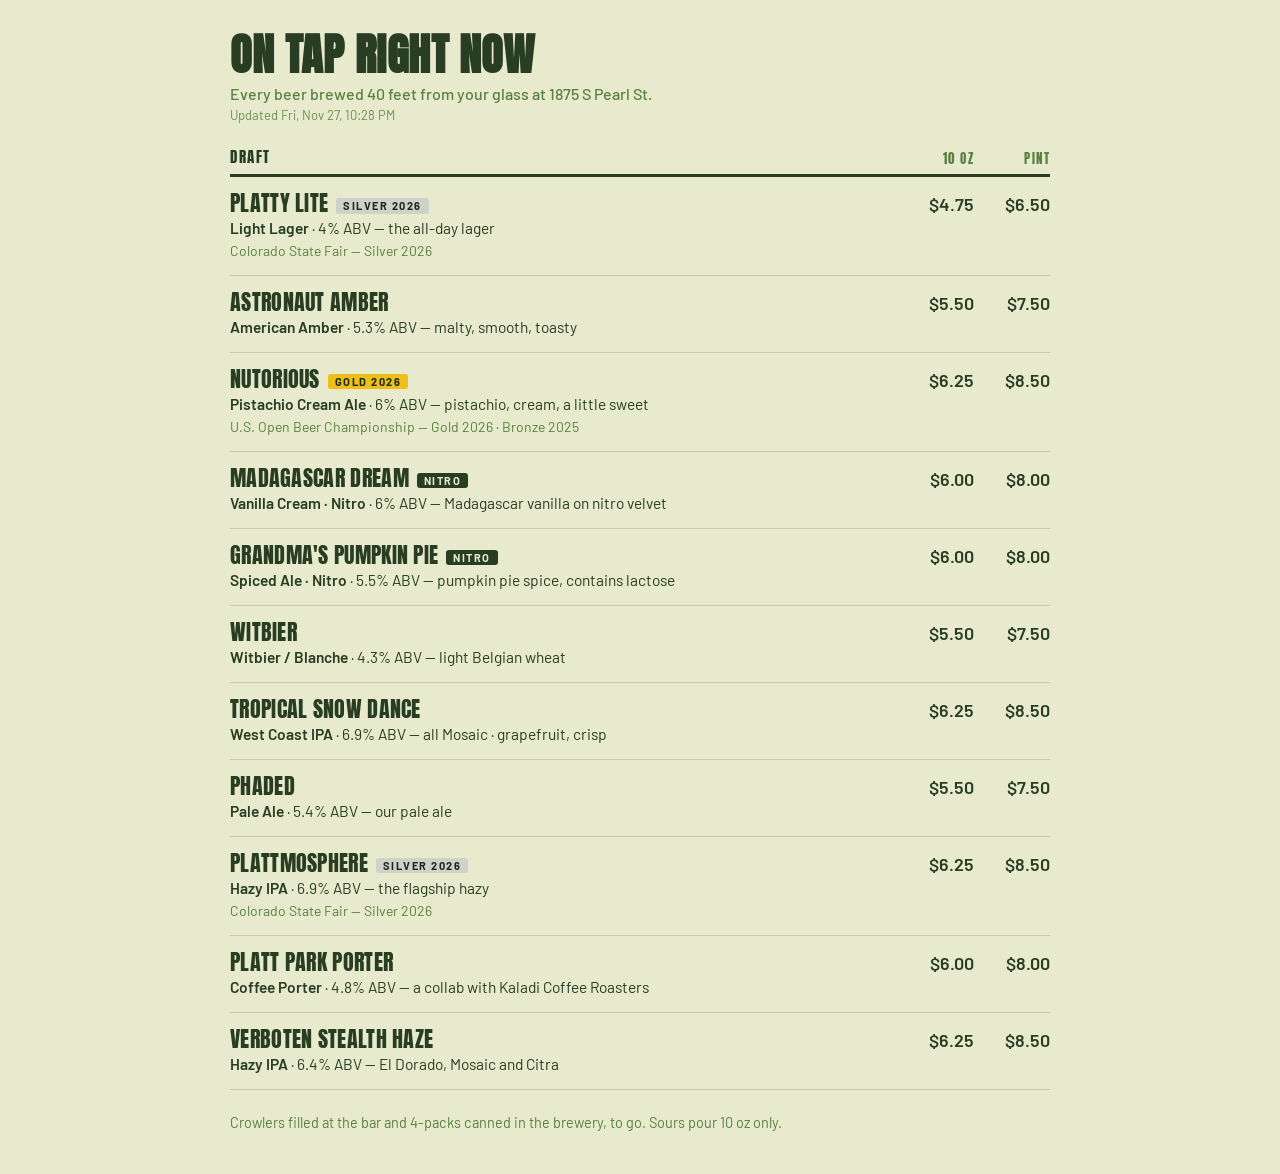
<file: beerlist.html>
<!DOCTYPE html><html lang="en"><head>
<meta charset="utf-8"><meta name="viewport" content="width=device-width, initial-scale=1">
<title>Platt Park Brewing Co. — On Tap</title>
<meta name="robots" content="noindex">
<!-- Embeddable tap list for plattparkbrewing.com. Reads beers.json — the same file the wall and the QR menu read.
     Never edit beer data here: edit beers.json (Computa / taps-admin).
     Options: ?embed (no outer padding, transparent page, posts its height to the parent for the iframe)
              ?bg=cream|transparent   ?title=0 hides the heading -->
<style>
@font-face{font-family:'Anton';src:url(fonts/anton.woff2) format('woff2');font-display:swap}
@font-face{font-family:'Barlow';font-weight:400;src:url(fonts/barlow-400.woff2) format('woff2');font-display:swap}
@font-face{font-family:'Barlow';font-weight:500;src:url(fonts/barlow-500.woff2) format('woff2');font-display:swap}
@font-face{font-family:'Barlow';font-weight:600;src:url(fonts/barlow-600.woff2) format('woff2');font-display:swap}
@font-face{font-family:'Barlow';font-weight:700;src:url(fonts/barlow-700.woff2) format('woff2');font-display:swap}
:root{--cream:#e7eacd;--forest:#293d22;--verm:#ff5a3a;--mustard:#eebf19;--olive:#5a8142;--ink:#1b2a18}
*{margin:0;padding:0;box-sizing:border-box}
html,body{background:var(--cream)}
body{color:var(--forest);font-family:Barlow,system-ui,sans-serif;padding:32px 5vw 40px;-webkit-font-smoothing:antialiased}
body.embed{padding:0;background:transparent}body.embed html{background:transparent}
body.bg-transparent{background:transparent}
.wrap{max-width:820px;margin:0 auto}
h1{font-family:Anton,Impact,sans-serif;font-size:clamp(30px,5vw,44px);letter-spacing:.5px;line-height:1;text-transform:uppercase;color:var(--forest)}
.sub{font-size:16px;color:var(--olive);margin:8px 0 4px;font-weight:500}
.updated{font-size:13px;color:var(--olive);opacity:.85;margin-bottom:22px}
.hd{display:grid;grid-template-columns:1fr 64px 64px;gap:12px;align-items:end;border-bottom:3px solid var(--forest);padding-bottom:6px;font-family:Anton,Impact,sans-serif;font-size:15px;letter-spacing:1.5px;text-transform:uppercase}
.hd span:nth-child(n+2){text-align:right;font-size:13px;color:var(--olive)}
.it{display:grid;grid-template-columns:1fr 64px 64px;gap:12px;align-items:start;padding:14px 0;border-bottom:1px solid rgba(41,61,34,.18)}
.it.kicked{opacity:.45}
.in{font-family:Anton,Impact,sans-serif;font-size:22px;letter-spacing:.3px;text-transform:uppercase;line-height:1.05}
.tag{display:inline-block;vertical-align:2px;margin-left:8px;font-family:Barlow,sans-serif;font-weight:700;font-size:11px;letter-spacing:1.5px;padding:2px 7px;border-radius:3px;color:var(--ink);background:var(--mustard)}
.tag.new{background:var(--verm);color:#fff}.tag.nitro{background:var(--forest);color:var(--cream)}.tag.last{background:transparent;color:var(--verm);border:1.5px solid var(--verm)}
.tag.gold{background:var(--mustard)}.tag.silver{background:#cfd2c9}.tag.bronze{background:#d59a63}
.id{font-size:15.5px;line-height:1.35;margin-top:4px;color:var(--forest)}
.id .st{font-weight:600}
.id.md{font-size:14px;color:var(--olive);margin-top:3px}
.ip{font-weight:600;font-size:18px;text-align:right;font-variant-numeric:tabular-nums;padding-top:2px}
.ip small{display:block;font-size:11px;font-weight:500;color:var(--olive);letter-spacing:1px;text-transform:uppercase}
.foot{margin-top:22px;font-size:14.5px;color:var(--olive);line-height:1.5}
.foot a{color:var(--forest);font-weight:600}
.err{padding:24px 0;font-size:16px}
@media (max-width:480px){.hd,.it{grid-template-columns:1fr 54px 54px;gap:8px}.in{font-size:19px}.ip{font-size:16px}}
</style></head>
<body>
<div class="wrap">
  <h1 id="ttl">On tap right now</h1>
  <div class="sub">Every beer brewed 40 feet from your glass at 1875 S Pearl St.</div>
  <div class="updated" id="upd">&nbsp;</div>
  <div class="hd"><span>Draft</span><span>10 oz</span><span>Pint</span></div>
  <div id="rows"><div class="err">Loading the tap list…</div></div>
  <div class="foot" id="foot">Crowlers filled at the bar and 4-packs canned in the brewery, to go. Sours pour 10 oz only.</div>
</div>
<script>
(function(){
  var q = new URLSearchParams(location.search);
  var EMBED = q.has('embed');
  if (EMBED) document.body.classList.add('embed');
  if (q.get('bg') === 'transparent') document.body.classList.add('bg-transparent');
  if (q.get('title') === '0') { document.getElementById('ttl').style.display = 'none'; }
  var SRC = (q.get('src') && /^https:\/\/plattpark\.github\.io\//.test(q.get('src'))) ? q.get('src') : 'beers.json';

  var esc = function(t){ return String(t == null ? '' : t).replace(/[&<>"]/g, function(c){ return {'&':'&amp;','<':'&lt;','>':'&gt;','"':'&quot;'}[c]; }); };
  var money = function(n){ if (n == null || n === '') return ''; var v = Number(n); if (isNaN(v)) return esc(n); return '$' + v.toFixed(2); };   /* two decimals always: the columns line up */
  var cap = function(t){ t = String(t || ''); return t.charAt(0).toUpperCase() + t.slice(1); };

  /* medals — same policy as the wall and the menu: beers.json "medals":[{comp, level, year, show}]
     show wall|menu -> printed here with the full competition name; show site -> never printed on a menu */
  var COMP = {'us open':'U.S. Open Beer Championship','state fair':'Colorado State Fair','gabf':'Great American Beer Festival','world beer cup':'World Beer Cup','brewers cup':'Colorado Brewers Cup'};
  var RANK = {gold:3, silver:2, bronze:1};
  var YEAR = new Date().getFullYear();
  var medals = function(b){
    if (Array.isArray(b.medals)) return b.medals.filter(function(m){ return m && m.level && (m.show || 'wall') !== 'site'; });
    if (b.medal) return [{comp: String(b.medalText || '').replace(/\s*(gold|silver|bronze)\s*/i, ' ').trim(), level: String(b.medal).toLowerCase(), year: b.medalYear || null, show: 'wall'}];
    return [];
  };
  var byRank = function(a, c){ return (RANK[c.level] || 0) - (RANK[a.level] || 0) || (c.year || 0) - (a.year || 0); };
  var wallMedal = function(b){ var ms = medals(b).filter(function(m){ return (m.show || 'wall') === 'wall' && (!m.year || YEAR - m.year <= 2); }); return ms.sort(byRank)[0] || null; };
  var medalLine = function(b){
    var ms = medals(b); if (!ms.length) return '';
    var groups = {}, order = [];
    ms.forEach(function(m){ var k = String(m.comp || '').toLowerCase(); if (!groups[k]) { groups[k] = []; order.push(k); } groups[k].push(m); });
    return order.map(function(k){
      var list = groups[k].slice().sort(function(a, c){ return (c.year || 0) - (a.year || 0) || byRank(a, c); });
      return esc(COMP[k] || cap(k)) + ' — ' + list.map(function(m){ return cap(m.level) + (m.year ? ' ' + m.year : ''); }).join(' · ');
    }).join(' · ');
  };

  var isNitro = function(b){ return b.nitro === true || /nitro/i.test(b.style || ''); };
  var isNew = function(b){
    // same rule as the wall: NEW for the first week after Computa stamps tappedAt
    var t = b.tappedAt || b.tappedOn; if (!t) return false;
    var d = (Date.now() - new Date(t).getTime()) / 864e5; return d >= 0 && d <= 7;
  };
  var isKicked = function(b){ return b.kicked === true || b.status === 'kicked' || b.status === 'sold out' || b.sold_out === true || b.off === true; };
  var isLast = function(b){ return b.lastKeg === true || b.last_keg === true || /last keg/i.test(b.sash || ''); };

  var row = function(b){
    var tags = '';
    var wm = wallMedal(b);
    if (wm) tags += '<span class="tag ' + esc(wm.level) + '">' + esc(String(wm.level).toUpperCase()) + (wm.year ? ' ' + esc(wm.year) : '') + '</span>';
    if (isNitro(b)) tags += '<span class="tag nitro">NITRO</span>';
    if (isNew(b) && !isKicked(b)) tags += '<span class="tag new">NEW</span>';
    if (isLast(b) && !isKicked(b)) tags += '<span class="tag last">LAST KEG</span>';
    if (isKicked(b)) tags += '<span class="tag last">KICKED</span>';
    var d = [];
    if (b.style) d.push('<span class="st">' + esc(b.style) + '</span>');
    if (b.abv) d.push(esc(b.abv) + '% ABV');
    var line = d.join(' · ');
    if (b.note) line += (line ? ' — ' : '') + esc(b.note);
    var ml = medalLine(b);
    var adj = Array.isArray(b.adjuncts) && b.adjuncts.length ? '<div class="id md">Contains ' + esc(b.adjuncts.join(', ')) + '</div>' : '';
    var p10 = b.sour ? '<span class="ip">' + money(b.price10) + '<small>10 oz only</small></span><span class="ip"></span>'
                     : '<span class="ip">' + money(b.price10) + '</span><span class="ip">' + money(b.price) + '</span>';
    return '<div class="it' + (isKicked(b) ? ' kicked' : '') + '"><div><div class="in">' + esc(b.name) + tags + '</div>' +
           (line ? '<div class="id">' + line + '</div>' : '') + (ml ? '<div class="id md">' + ml + '</div>' : '') + adj + '</div>' + p10 + '</div>';
  };

  var when = function(d){
    var t = d && (d.updated || d.updatedAt); if (!t) return '';
    var dt = new Date(t); if (isNaN(dt)) return '';
    try { return 'Updated ' + new Intl.DateTimeFormat('en-US', {timeZone:'America/Denver', weekday:'short', month:'short', day:'numeric', hour:'numeric', minute:'2-digit'}).format(dt); } catch (e) { return ''; }
  };

  var post = function(){ if (!EMBED || !window.parent || window.parent === window) return;
    try { window.parent.postMessage({ppbc: 'beerlist', height: document.documentElement.scrollHeight}, '*'); } catch (e) {} };

  var render = function(d){
    var el = document.getElementById('rows');
    var beers = (d && d.beers || []).filter(function(b){ return b && b.name; });
    if (!beers.length) { el.innerHTML = '<div class="err">The tap list is being updated — check back in a minute, or ask at the bar.</div>'; return; }
    el.innerHTML = beers.map(row).join('');
    document.getElementById('upd').textContent = when(d) || '';
    post();
  };

  var load = function(){
    fetch(SRC + (SRC.indexOf('?') > -1 ? '&' : '?') + 't=' + Date.now(), {cache: 'no-store'})
      .then(function(r){ if (!r.ok) throw 0; return r.json(); })
      .then(render)
      .catch(function(){ var el = document.getElementById('rows'); if (!el.querySelector('.it')) el.innerHTML = '<div class="err">The tap list is taking a moment. <a href="https://plattpark.github.io/liveboard/menu.html">Open the full menu</a>.</div>'; });
  };
  load();
  setInterval(load, 5 * 60 * 1000);           /* same cadence as the wall: a beer kicked at the bar is gone from the site within minutes */
  window.addEventListener('load', post); window.addEventListener('resize', post);
  if (document.fonts && document.fonts.ready) document.fonts.ready.then(post);
})();
</script>
</body></html>
</file>
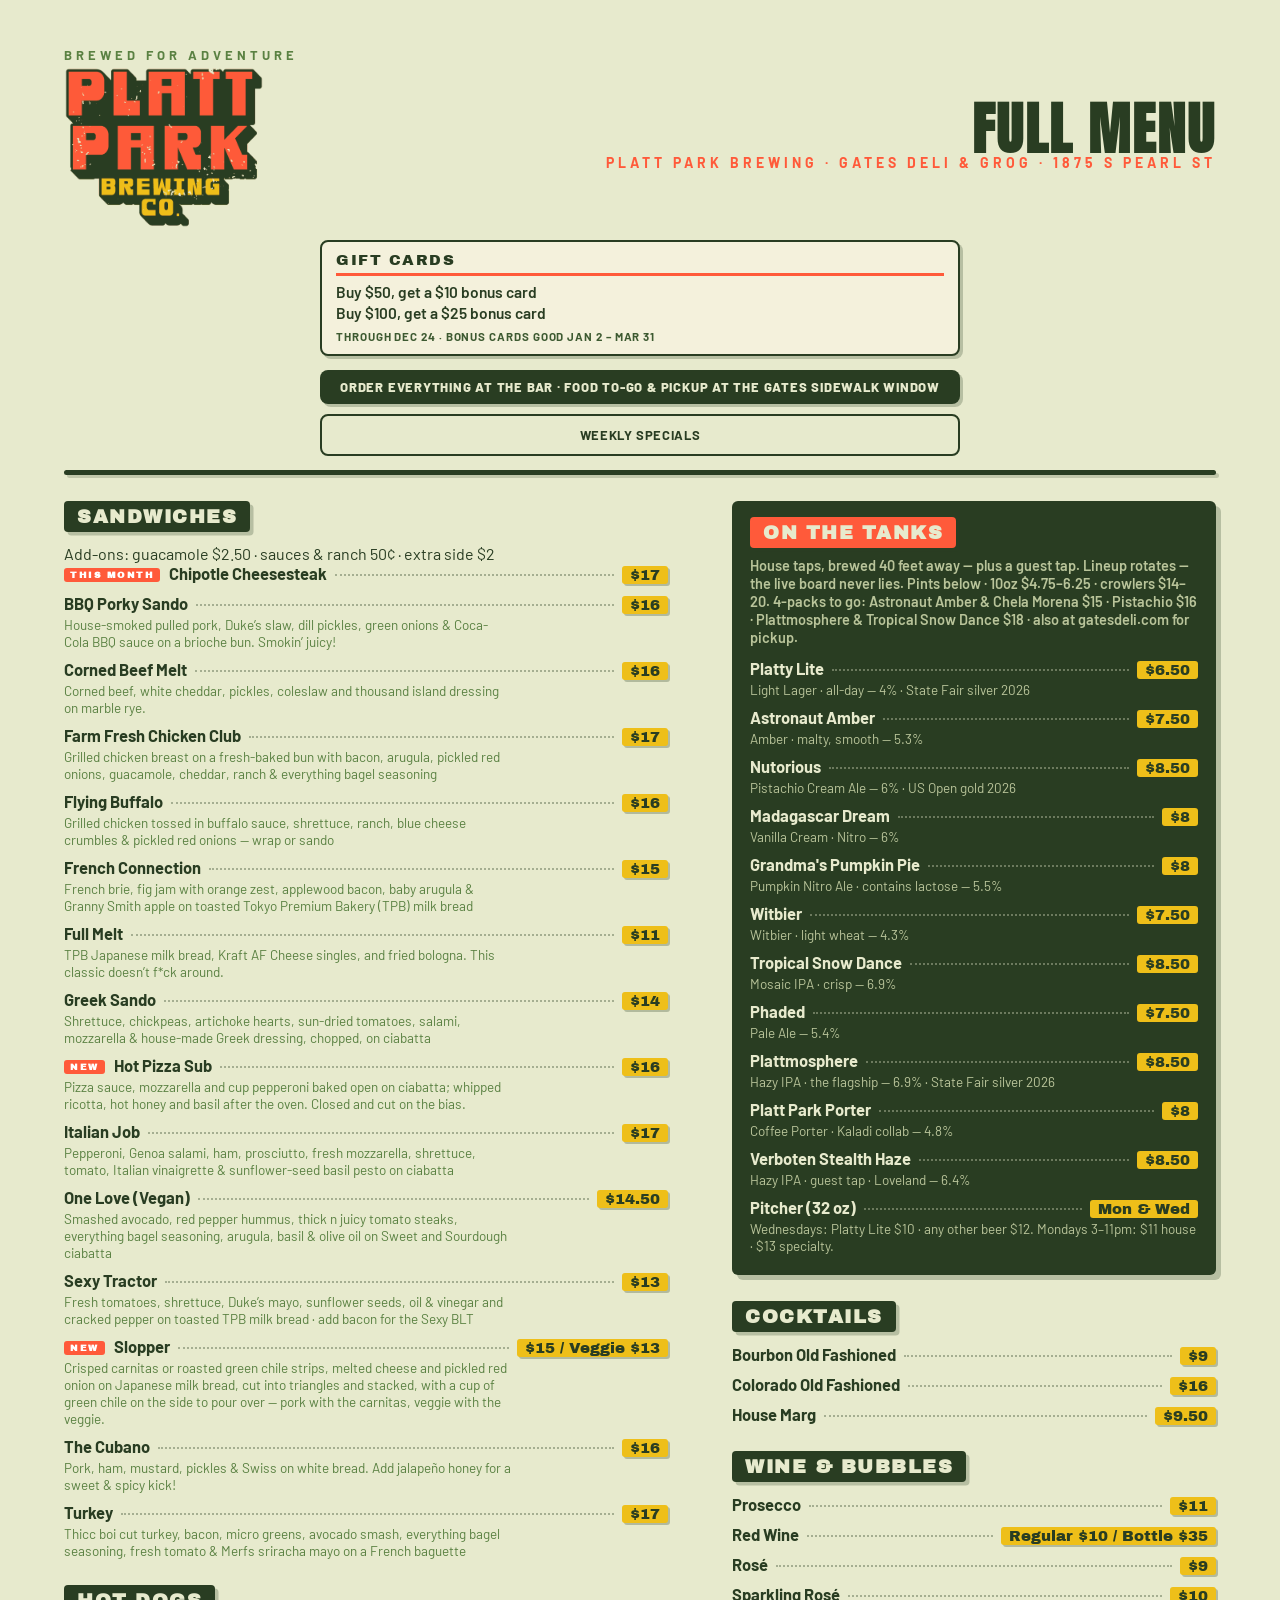
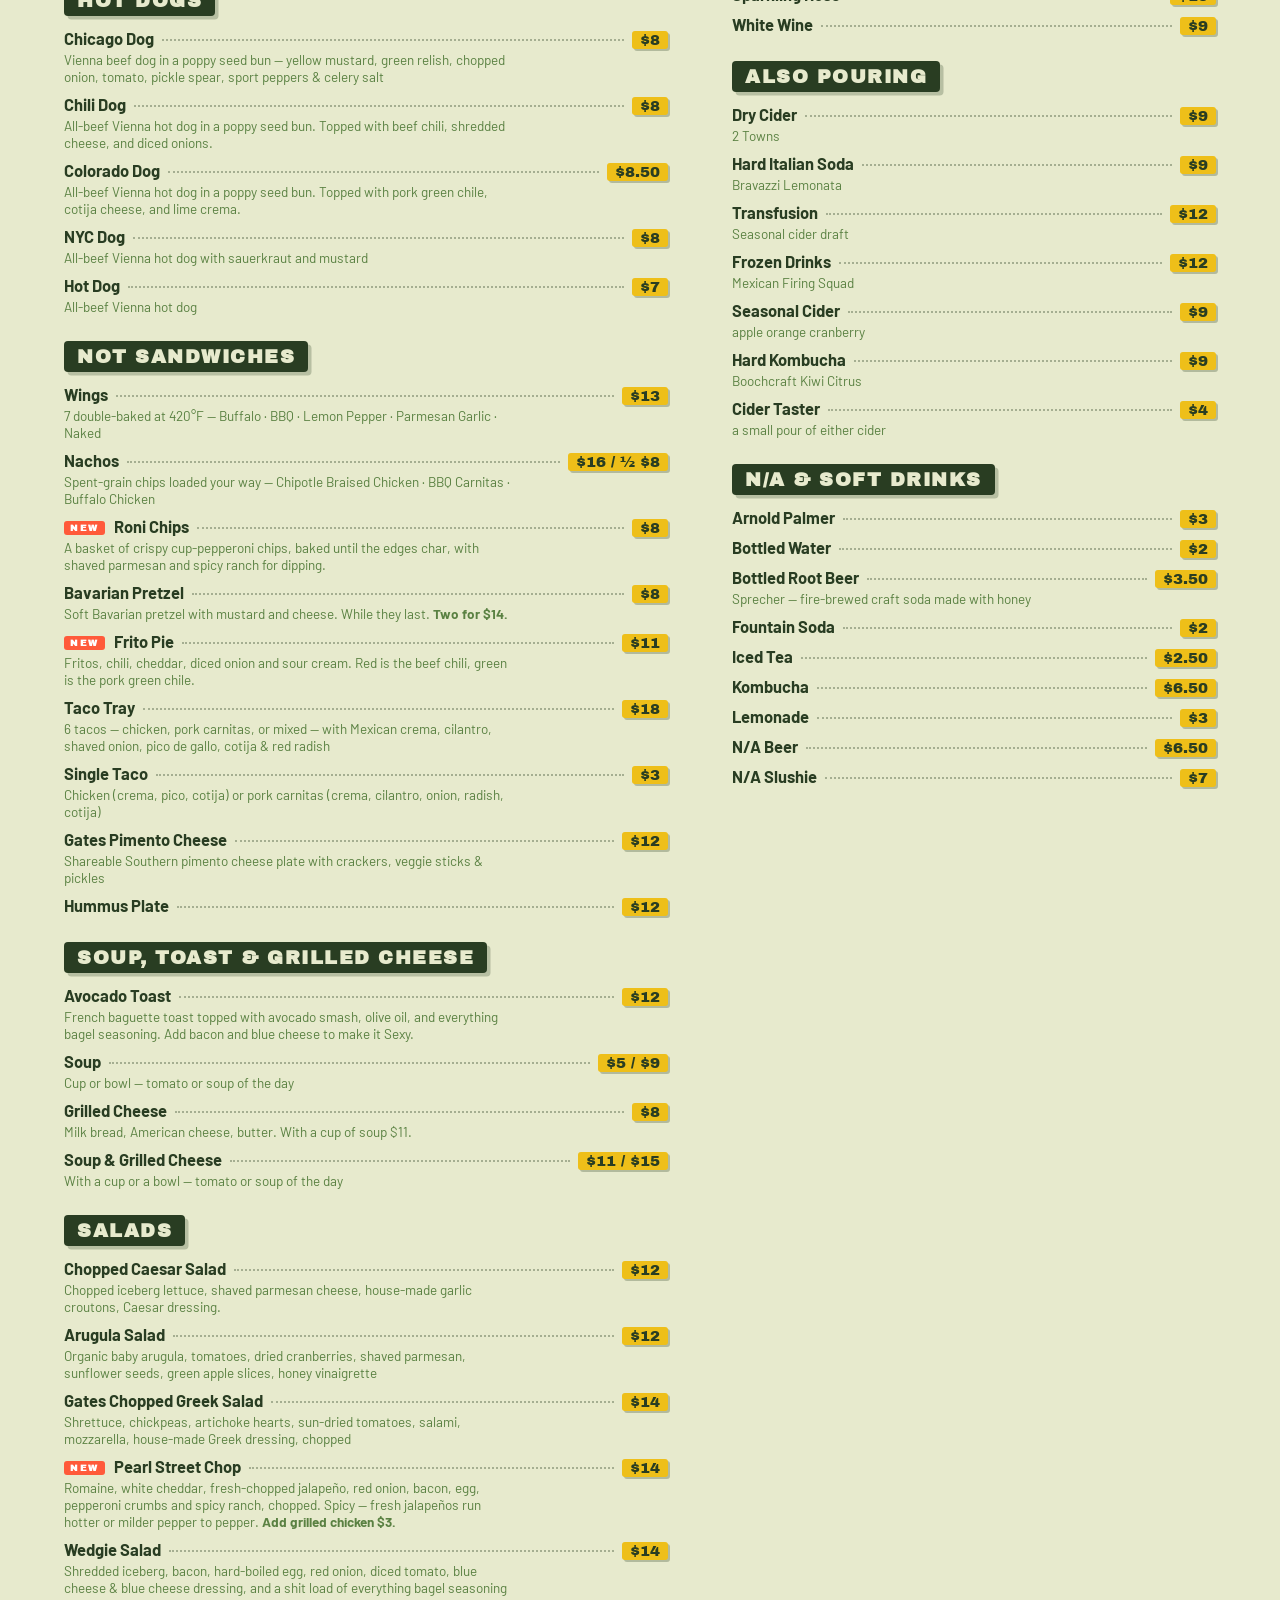
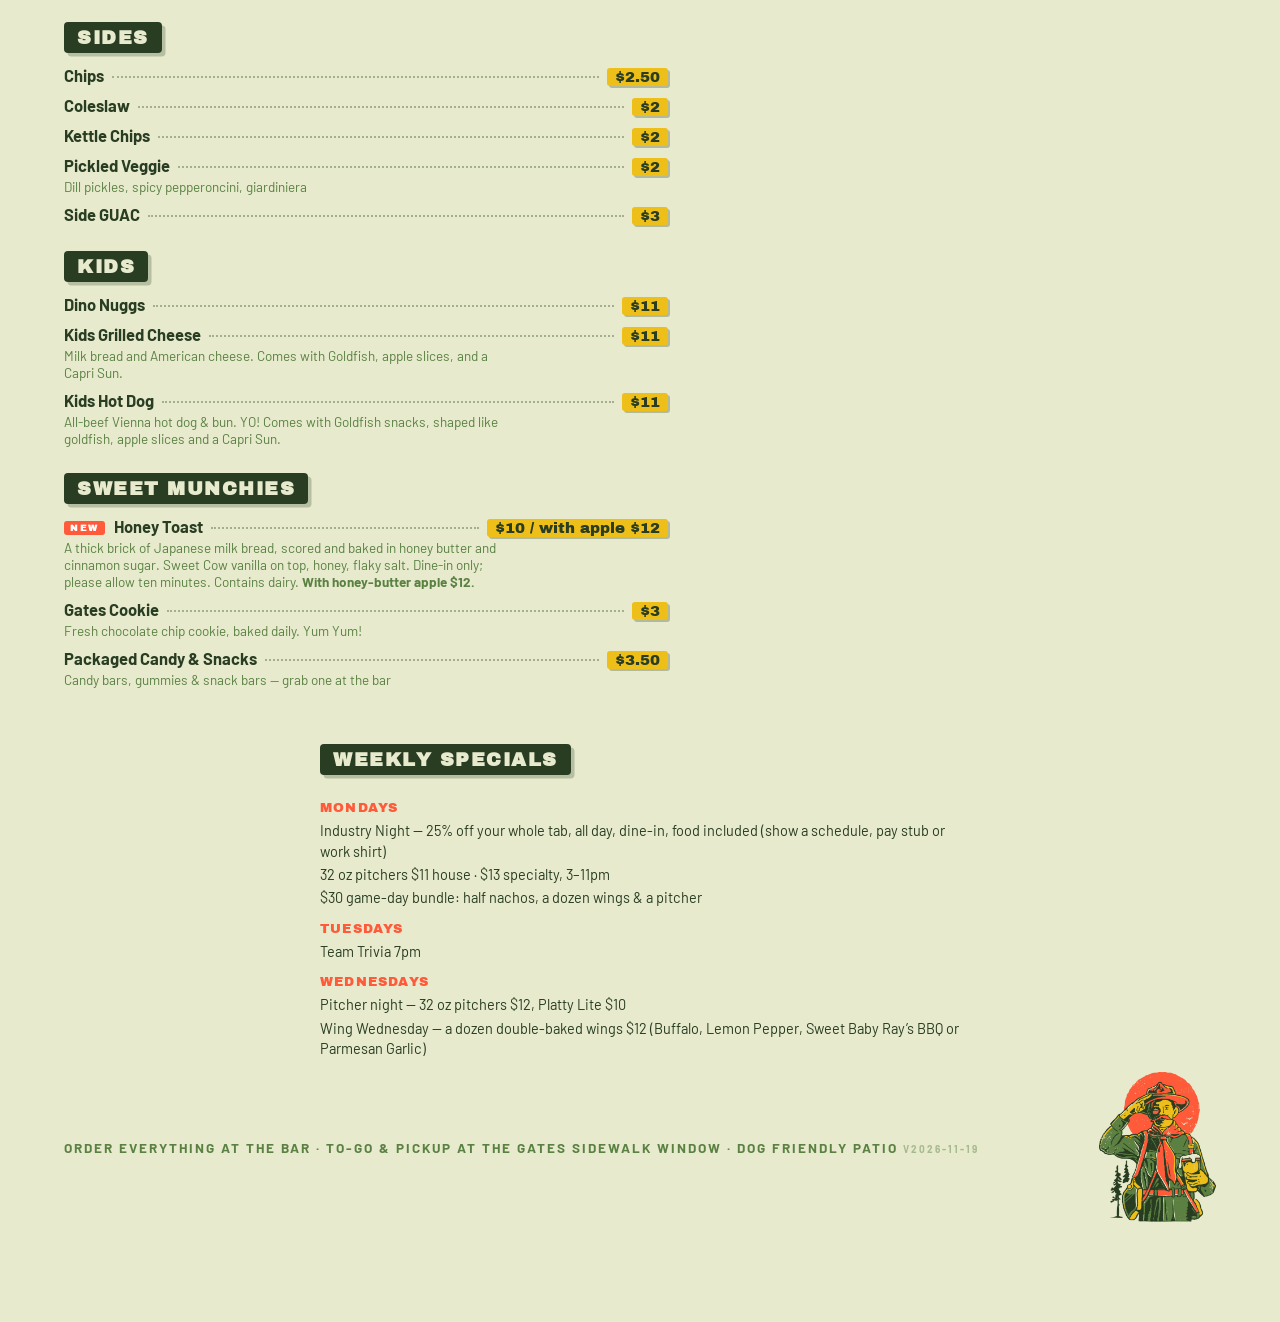
<file: menu.html>
<!DOCTYPE html><html><head>
<meta name="viewport" content="width=device-width, initial-scale=1"><meta charset="utf-8"><title>Platt Park Brewing Co. — Full Menu</title>
<link href="https://fonts.googleapis.com/css2?family=Archivo+Black&family=Anton&family=Barlow:wght@400;600;700&display=swap" rel="stylesheet">
<style>
:root{--cream:#e7eacd;--forest:#293d22;--verm:#ff5a3a;--mustard:#eebf19;--olive:#5a8142}
*{margin:0;padding:0;box-sizing:border-box}
body{background:var(--cream);color:var(--forest);font-family:Barlow,sans-serif;padding:44px 5vw 60px}
.grain{position:fixed;inset:0;pointer-events:none;z-index:5;mix-blend-mode:multiply;background:none}
header{display:flex;align-items:flex-end;justify-content:space-between;gap:24px;margin-bottom:8px}
.hb .tag{font-weight:700;font-size:13px;letter-spacing:4px;color:var(--olive);text-transform:uppercase}
.hb img{width:200px;display:block;margin-top:4px}
h1{font-family:'Anton';font-size:56px;letter-spacing:2px;text-transform:uppercase;line-height:.95;text-align:right}
h1 small{display:block;font-family:Barlow;font-weight:700;font-size:14px;letter-spacing:4px;color:var(--verm)}
.rule{height:5px;background:var(--forest);border-radius:3px;box-shadow:3px 3px 0 rgba(41,61,34,.2);margin:14px 0 26px}
.cols{display:grid;grid-template-columns:1.25fr 1fr;gap:0 5vw}
section{break-inside:avoid;margin-bottom:26px}
h2{font-family:'Archivo Black';font-size:19px;letter-spacing:1.5px;text-transform:uppercase;color:var(--cream);background:var(--forest);display:inline-block;padding:5px 13px;border-radius:4px;box-shadow:3.5px 3.5px 0 rgba(41,61,34,.25);margin-bottom:12px}
.it{margin-bottom:9px}
.ir{display:flex;align-items:baseline;gap:8px}
.in{font-weight:700;font-size:16.5px}
.dots{flex:1;border-bottom:2.5px dotted rgba(41,61,34,.35);transform:translateY(-4px)}
.ip{font-family:'Archivo Black';font-size:15px;color:var(--forest);background:var(--mustard);padding:1px 8px;border-radius:3px;box-shadow:2px 2px 0 rgba(41,61,34,.28);white-space:nowrap}
.id{font-size:13.5px;color:var(--olive);margin-top:2px;max-width:56ch}
.beerblock{background:var(--forest);color:var(--cream);padding:16px 18px 12px;border-radius:6px;box-shadow:5px 5px 0 rgba(41,61,34,.25)}
.beerblock h2{background:var(--verm);margin-bottom:8px}
.beerblock .beerline{font-size:14.5px;font-weight:600;color:#b9c49a;margin-bottom:10px}
.beerblock .dots{border-color:rgba(231,234,205,.35)}
.beerblock .in{color:var(--cream)}
.beerblock .id{color:#b9c49a}
.gf{display:inline-block;background:var(--mustard);color:var(--forest);font-family:"Archivo Black";font-size:10.5px;letter-spacing:1px;padding:1px 6px;border-radius:3px;vertical-align:2px}
footer{margin-top:14px;display:flex;align-items:center;justify-content:space-between;gap:20px}
.fl{font-weight:700;letter-spacing:2px;font-size:13.5px;color:var(--olive);text-transform:uppercase}
footer img{height:150px}
@media print{ body{padding:20px} .grain{display:none} footer img{height:100px} }
.newtag{display:inline-block;background:#ff5a3a;color:#fff;font-family:"Archivo Black",sans-serif;font-size:9px;letter-spacing:1.5px;padding:2px 6px;border-radius:3px;margin-right:6px;vertical-align:2px}.orderline.weekly{margin-top:6px;line-height:1.45}.orderline.weekly b{font-weight:700}
</style>
<style>
header{display:flex;align-items:center;gap:18px}
.hbadge{width:92px;height:auto;flex:none}
.beerblock{position:relative}
.bb-can{float:none;width:118px;flex:none;margin:0;filter:drop-shadow(3px 3px 0 rgba(41,61,34,.25))}
.tankintro{display:flex;gap:16px;align-items:flex-start;margin-bottom:12px}
.tankintro .beerline{flex:1;margin-bottom:0}
h2 .h2art{height:30px;width:auto;vertical-align:-8px;margin-left:8px}
.menu-foot{display:flex;justify-content:center;align-items:center;gap:34px;margin-top:26px;padding-top:14px}
.menu-foot img{height:56px;width:auto}
.menu-foot .canoe{height:44px}
@media print{.menu-foot{page-break-inside:avoid}}
.orderline{text-align:center;font-weight:800;font-size:13px;letter-spacing:.06em;text-transform:uppercase;color:#e7eacd;background:#293d22;border-radius:8px;padding:9px 14px;margin:14px auto 4px;max-width:640px;box-shadow:3px 3px 0 rgba(41,61,34,.25)}
/* Nov 18 2026 --------------------------------------------------------------------------------------
   .jump     Food / Beer / Drinks buttons that stay at the top of a phone (the menu is nine screens long).
             Plain links to #food, #beer, #drinks - no script.
   .it.off   a line that only shows while the register has a button for it (data-reg="1"); tools/menu_build.py
             adds and removes "off". Honey Toast waits here until it is released.
   monthly   this month's special, written between its two comment marks (in the Sandwiches section) by
             tools/menu_build.py from its register button.
   .cardline the same card the wall can show (beers.json "card"), written between its two comment marks
             under the jump buttons. */
.jump{display:none}
.it.off{display:none}
.cardline{max-width:640px;margin:12px auto 4px;background:#f4f1dc;border:2px solid var(--forest);border-radius:8px;padding:10px 14px 11px;box-shadow:3px 3px 0 rgba(41,61,34,.25)}
.cardline b.ct{display:block;font-family:'Archivo Black';font-weight:400;font-size:15px;letter-spacing:1.5px;text-transform:uppercase;padding-bottom:5px;margin-bottom:6px;border-bottom:3px solid var(--verm)}
.cardline span{display:block;font-weight:600;font-size:15.5px;line-height:1.3}
.cardline em{display:block;font-style:normal;font-weight:700;font-size:11.5px;letter-spacing:.08em;text-transform:uppercase;color:#3d5a31;margin-top:6px}
@media print{.jump{display:none}}
/* phones: one column, nothing off the edge (print and desktop layouts untouched) */
@media screen and (max-width:700px){
html{scroll-behavior:smooth}
.jump{display:flex;gap:8px;position:sticky;top:0;z-index:20;margin:10px -16px 2px;padding:8px 16px;background:var(--cream);box-shadow:0 7px 8px -8px rgba(41,61,34,.5)}
.jump a{flex:1;text-align:center;text-decoration:none;font-family:'Archivo Black';font-size:14px;letter-spacing:1.2px;text-transform:uppercase;color:var(--cream);background:var(--forest);border-radius:6px;padding:15px 6px 13px;box-shadow:3px 3px 0 rgba(41,61,34,.25)}
.jump a:active{transform:translate(2px,2px);box-shadow:1px 1px 0 rgba(41,61,34,.25)}
#food,#beer,#drinks{scroll-margin-top:70px}
.cardline{padding:9px 12px 10px}
body{padding:22px 16px 44px}
header{gap:12px;align-items:flex-end}
.hb .tag{font-size:10px;letter-spacing:3px}
.hb img{width:124px}
h1{font-size:36px;letter-spacing:1px}
h1 small{font-size:10px;letter-spacing:1.5px;line-height:1.35;margin-top:4px}
.orderline{font-size:12px;padding:8px 12px}
.orderline.weekly{font-size:11px;line-height:1.4;letter-spacing:.03em}
.rule{margin:12px 0 20px}
.cols{grid-template-columns:minmax(0,1fr);gap:0}
.id{max-width:none}
.in{min-width:0}
.tankintro{gap:10px}
footer{flex-wrap:wrap}
footer img{height:110px}
}

/* THE WEEK'S SPECIALS (Nov 19 2026): they used to be one long paragraph above the food - the whole week, every day,
   before a guest reached a sandwich. Now the week is a short list at the bottom (#specials) and the top carries one
   row that jumps to it. On a day with a special, the small script at the end of the page puts that day's short line
   (data-short) in the row. No script, or a day with nothing on: the row just reads "Weekly specials". */
.wklink{display:block;max-width:640px;margin:10px auto 0;padding:11px 12px 10px;text-align:center;text-decoration:none;border:2px solid var(--forest);border-radius:8px;font-weight:700;font-size:13px;line-height:1.35;letter-spacing:.05em;text-transform:uppercase;color:var(--forest)}
.wklink b{font-family:'Archivo Black';font-weight:400;letter-spacing:1.2px;color:var(--verm);margin-right:7px}
.week{max-width:640px;margin:30px auto 0}
.week .wk{margin:12px 0 0;font-size:14.5px;line-height:1.4}
.week .wk b{display:block;font-family:'Archivo Black';font-weight:400;font-size:13px;letter-spacing:1.2px;text-transform:uppercase;color:var(--verm)}
.week .wk span{display:block;margin-top:3px}
@media print{.wklink{display:none}}
</style>
</head><body>
<div class="grain"></div>
<header>
  <div class="hb"><span class="tag">Brewed for Adventure</span><img src="img/logo.png"></div>
  
  <h1>Full Menu<small>Platt Park Brewing · Gates Deli & Grog · 1875 S Pearl St</small></h1>
</header>
<nav class="jump" aria-label="Jump to"><a href="#food">Food</a><a href="#beer">Beer</a><a href="#drinks">Drinks</a></nav>
<!--card--><div class="cardline"><b class="ct">Gift cards</b><span>Buy $50, get a $10 bonus card</span><span>Buy $100, get a $25 bonus card</span><em>Through Dec 24 · bonus cards good Jan 2 – Mar 31</em></div><!--/card-->
<div class="orderline">Order everything at the bar · Food to-go &amp; pickup at the Gates sidewalk window</div><a class="wklink" id="wklink" href="#specials">Weekly specials</a>
<div class="rule"></div>
<div class="cols">
  <div><section id="food"><h2>Sandwiches</h2><div class="beerline">Add-ons: guacamole $2.50 · sauces &amp; ranch 50¢ · extra side $2</div><!--monthly--><div class="it"><div class="ir"><span class="in"><span class="newtag">THIS MONTH</span> Chipotle Cheesesteak</span><span class="dots"></span><span class="ip">$17</span></div></div><!--/monthly--><div class="it"><div class="ir"><span class="in">BBQ Porky Sando</span><span class="dots"></span><span class="ip">$16</span></div><div class="id">House-smoked pulled pork, Duke’s slaw, dill pickles, green onions &amp; Coca-Cola BBQ sauce on a brioche bun. Smokin’ juicy!</div></div><div class="it"><div class="ir"><span class="in">Corned Beef Melt</span><span class="dots"></span><span class="ip">$16</span></div><div class="id">Corned beef, white cheddar, pickles, coleslaw and thousand island dressing on marble rye.</div></div><div class="it"><div class="ir"><span class="in">Farm Fresh Chicken Club</span><span class="dots"></span><span class="ip">$17</span></div><div class="id">Grilled chicken breast on a fresh-baked bun with bacon, arugula, pickled red onions, guacamole, cheddar, ranch &amp; everything bagel seasoning</div></div><div class="it"><div class="ir"><span class="in">Flying Buffalo</span><span class="dots"></span><span class="ip">$16</span></div><div class="id">Grilled chicken tossed in buffalo sauce, shrettuce, ranch, blue cheese crumbles &amp; pickled red onions — wrap or sando</div></div><div class="it"><div class="ir"><span class="in">French Connection</span><span class="dots"></span><span class="ip">$15</span></div><div class="id">French brie, fig jam with orange zest, applewood bacon, baby arugula &amp; Granny Smith apple on toasted Tokyo Premium Bakery (TPB) milk bread</div></div><div class="it"><div class="ir"><span class="in">Full Melt</span><span class="dots"></span><span class="ip">$11</span></div><div class="id">TPB Japanese milk bread, Kraft AF Cheese singles, and fried bologna. This classic doesn’t f*ck around.</div></div><div class="it"><div class="ir"><span class="in">Greek Sando</span><span class="dots"></span><span class="ip">$14</span></div><div class="id">Shrettuce, chickpeas, artichoke hearts, sun-dried tomatoes, salami, mozzarella &amp; house-made Greek dressing, chopped, on ciabatta</div></div><div class="it"><div class="ir"><span class="in"><span class="newtag">NEW</span> Hot Pizza Sub</span><span class="dots"></span><span class="ip">$16</span></div><div class="id">Pizza sauce, mozzarella and cup pepperoni baked open on ciabatta; whipped ricotta, hot honey and basil after the oven. Closed and cut on the bias.</div></div><div class="it"><div class="ir"><span class="in">Italian Job</span><span class="dots"></span><span class="ip">$17</span></div><div class="id">Pepperoni, Genoa salami, ham, prosciutto, fresh mozzarella, shrettuce, tomato, Italian vinaigrette &amp; sunflower-seed basil pesto on ciabatta</div></div><div class="it"><div class="ir"><span class="in">One Love (Vegan)</span><span class="dots"></span><span class="ip">$14.50</span></div><div class="id">Smashed avocado, red pepper hummus, thick n juicy tomato steaks, everything bagel seasoning, arugula, basil &amp; olive oil on Sweet and Sourdough ciabatta</div></div><div class="it"><div class="ir"><span class="in">Sexy Tractor</span><span class="dots"></span><span class="ip">$13</span></div><div class="id">Fresh tomatoes, shrettuce, Duke’s mayo, sunflower seeds, oil &amp; vinegar and cracked pepper on toasted TPB milk bread · add bacon for the Sexy BLT</div></div><div class="it"><div class="ir"><span class="in"><span class="newtag">NEW</span> Slopper</span><span class="dots"></span><span class="ip">$15 / Veggie $13</span></div><div class="id">Crisped carnitas or roasted green chile strips, melted cheese and pickled red onion on Japanese milk bread, cut into triangles and stacked, with a cup of green chile on the side to pour over — pork with the carnitas, veggie with the veggie.</div></div><div class="it"><div class="ir"><span class="in">The Cubano</span><span class="dots"></span><span class="ip">$16</span></div><div class="id">Pork, ham, mustard, pickles &amp; Swiss on white bread. Add jalapeño honey for a sweet &amp; spicy kick!</div></div><div class="it"><div class="ir"><span class="in">Turkey</span><span class="dots"></span><span class="ip">$17</span></div><div class="id">Thicc boi cut turkey, bacon, micro greens, avocado smash, everything bagel seasoning, fresh tomato &amp; Merfs sriracha mayo on a French baguette</div></div></section><section><h2>Hot Dogs</h2><div class="it"><div class="ir"><span class="in">Chicago Dog</span><span class="dots"></span><span class="ip">$8</span></div><div class="id">Vienna beef dog in a poppy seed bun — yellow mustard, green relish, chopped onion, tomato, pickle spear, sport peppers &amp; celery salt</div></div><div class="it"><div class="ir"><span class="in">Chili Dog</span><span class="dots"></span><span class="ip">$8</span></div><div class="id">All-beef Vienna hot dog in a poppy seed bun. Topped with beef chili, shredded cheese, and diced onions.</div></div><div class="it"><div class="ir"><span class="in">Colorado Dog</span><span class="dots"></span><span class="ip">$8.50</span></div><div class="id">All-beef Vienna hot dog in a poppy seed bun. Topped with pork green chile, cotija cheese, and lime crema.</div></div><div class="it"><div class="ir"><span class="in">NYC Dog</span><span class="dots"></span><span class="ip">$8</span></div><div class="id">All-beef Vienna hot dog with sauerkraut and mustard</div></div><div class="it"><div class="ir"><span class="in">Hot Dog</span><span class="dots"></span><span class="ip">$7</span></div><div class="id">All-beef Vienna hot dog</div></div></section><section><h2>Not Sandwiches</h2><div class="it"><div class="ir"><span class="in">Wings</span><span class="dots"></span><span class="ip">$13</span></div><div class="id">7 double-baked at 420°F — Buffalo · BBQ · Lemon Pepper · Parmesan Garlic · Naked</div></div><div class="it"><div class="ir"><span class="in">Nachos</span><span class="dots"></span><span class="ip">$16 / ½ $8</span></div><div class="id">Spent-grain chips loaded your way — Chipotle Braised Chicken · BBQ Carnitas · Buffalo Chicken</div></div><div class="it"><div class="ir"><span class="in"><span class="newtag">NEW</span> Roni Chips</span><span class="dots"></span><span class="ip">$8</span></div><div class="id">A basket of crispy cup-pepperoni chips, baked until the edges char, with shaved parmesan and spicy ranch for dipping.</div></div><div class="it"><div class="ir"><span class="in">Bavarian Pretzel</span><span class="dots"></span><span class="ip">$8</span></div><div class="id">Soft Bavarian pretzel with mustard and cheese. While they last. <b>Two for $14.</b></div></div><div class="it"><div class="ir"><span class="in"><span class="newtag">NEW</span> Frito Pie</span><span class="dots"></span><span class="ip">$11</span></div><div class="id">Fritos, chili, cheddar, diced onion and sour cream. Red is the beef chili, green is the pork green chile.</div></div><div class="it"><div class="ir"><span class="in">Taco Tray</span><span class="dots"></span><span class="ip">$18</span></div><div class="id">6 tacos — chicken, pork carnitas, or mixed — with Mexican crema, cilantro, shaved onion, pico de gallo, cotija &amp; red radish</div></div><div class="it"><div class="ir"><span class="in">Single Taco</span><span class="dots"></span><span class="ip">$3</span></div><div class="id">Chicken (crema, pico, cotija) or pork carnitas (crema, cilantro, onion, radish, cotija)</div></div><div class="it"><div class="ir"><span class="in">Gates Pimento Cheese</span><span class="dots"></span><span class="ip">$12</span></div><div class="id">Shareable Southern pimento cheese plate with crackers, veggie sticks &amp; pickles</div></div><div class="it"><div class="ir"><span class="in">Hummus Plate</span><span class="dots"></span><span class="ip">$12</span></div></div></section>
<section><h2>Soup, Toast &amp; Grilled Cheese</h2><div class="it"><div class="ir"><span class="in">Avocado Toast</span><span class="dots"></span><span class="ip">$12</span></div><div class="id">French baguette toast topped with avocado smash, olive oil, and everything bagel seasoning. Add bacon and blue cheese to make it Sexy.</div></div><div class="it"><div class="ir"><span class="in">Soup</span><span class="dots"></span><span class="ip">$5 / $9</span></div><div class="id">Cup or bowl — tomato or soup of the day</div></div><div class="it"><div class="ir"><span class="in">Grilled Cheese</span><span class="dots"></span><span class="ip">$8</span></div><div class="id">Milk bread, American cheese, butter. With a cup of soup $11.</div></div><div class="it"><div class="ir"><span class="in">Soup &amp; Grilled Cheese</span><span class="dots"></span><span class="ip">$11 / $15</span></div><div class="id">With a cup or a bowl — tomato or soup of the day</div></div></section><section><h2>Salads</h2><div class="it"><div class="ir"><span class="in">Chopped Caesar Salad</span><span class="dots"></span><span class="ip">$12</span></div><div class="id">Chopped iceberg lettuce, shaved parmesan cheese, house-made garlic croutons, Caesar dressing.</div></div><div class="it"><div class="ir"><span class="in">Arugula Salad</span><span class="dots"></span><span class="ip">$12</span></div><div class="id">Organic baby arugula, tomatoes, dried cranberries, shaved parmesan, sunflower seeds, green apple slices, honey vinaigrette</div></div><div class="it" data-reg="1"><div class="ir"><span class="in">Gates Chopped Greek Salad</span><span class="dots"></span><span class="ip">$14</span></div><div class="id">Shrettuce, chickpeas, artichoke hearts, sun-dried tomatoes, salami, mozzarella, house-made Greek dressing, chopped</div></div><div class="it"><div class="ir"><span class="in"><span class="newtag">NEW</span> Pearl Street Chop</span><span class="dots"></span><span class="ip">$14</span></div><div class="id">Romaine, white cheddar, fresh-chopped jalapeño, red onion, bacon, egg, pepperoni crumbs and spicy ranch, chopped. Spicy — fresh jalapeños run hotter or milder pepper to pepper. <b>Add grilled chicken $3.</b></div></div><div class="it"><div class="ir"><span class="in">Wedgie Salad</span><span class="dots"></span><span class="ip">$14</span></div><div class="id">Shredded iceberg, bacon, hard-boiled egg, red onion, diced tomato, blue cheese &amp; blue cheese dressing, and a shit load of everything bagel seasoning</div></div></section><section><h2>Sides</h2><div class="it"><div class="ir"><span class="in">Chips</span><span class="dots"></span><span class="ip">$2.50</span></div></div><div class="it"><div class="ir"><span class="in">Coleslaw</span><span class="dots"></span><span class="ip">$2</span></div></div><div class="it"><div class="ir"><span class="in">Kettle Chips</span><span class="dots"></span><span class="ip">$2</span></div></div><div class="it"><div class="ir"><span class="in">Pickled Veggie</span><span class="dots"></span><span class="ip">$2</span></div><div class="id">Dill pickles, spicy pepperoncini, giardiniera</div></div><div class="it"><div class="ir"><span class="in">Side GUAC</span><span class="dots"></span><span class="ip">$3</span></div></div></section><section><h2>Kids</h2><div class="it"><div class="ir"><span class="in">Dino Nuggs</span><span class="dots"></span><span class="ip">$11</span></div></div><div class="it"><div class="ir"><span class="in">Kids Grilled Cheese</span><span class="dots"></span><span class="ip">$11</span></div><div class="id">Milk bread and American cheese. Comes with Goldfish, apple slices, and a Capri Sun.</div></div><div class="it"><div class="ir"><span class="in">Kids Hot Dog</span><span class="dots"></span><span class="ip">$11</span></div><div class="id">All-beef Vienna hot dog &amp; bun. YO! Comes with Goldfish snacks, shaped like goldfish, apple slices and a Capri Sun.</div></div></section><section><h2>Sweet Munchies</h2><div class="it" data-reg="1"><div class="ir"><span class="in"><span class="newtag">NEW</span> Honey Toast</span><span class="dots"></span><span class="ip">$10 / with apple $12</span></div><div class="id">A thick brick of Japanese milk bread, scored and baked in honey butter and cinnamon sugar. Sweet Cow vanilla on top, honey, flaky salt. Dine-in only; please allow ten minutes. Contains dairy. <b>With honey-butter apple $12.</b></div></div><div class="it"><div class="ir"><span class="in">Gates Cookie</span><span class="dots"></span><span class="ip">$3</span></div><div class="id">Fresh chocolate chip cookie, baked daily. Yum Yum!</div></div><div class="it"><div class="ir"><span class="in">Packaged Candy &amp; Snacks</span><span class="dots"></span><span class="ip">$3.50</span></div><div class="id">Candy bars, gummies &amp; snack bars — grab one at the bar</div></div></section></div>
  <div><section class="beerblock" id="beer"><h2>On the Tanks</h2>

<div class="tankintro"><div class="beerline">House taps, brewed 40 feet away — plus a guest tap. Lineup rotates — the live board never lies. Pints below · 10oz $4.75–6.25 · crowlers $14–20. 4-packs to go: Astronaut Amber &amp; Chela Morena $15 · Pistachio $16 · Plattmosphere &amp; Tropical Snow Dance $18 · also at gatesdeli.com for pickup.</div></div><div class="it"><div class="ir"><span class="in">Platty Lite</span><span class="dots"></span><span class="ip">$6.50</span></div><div class="id">Light Lager · all-day — 4% · State Fair silver 2026</div></div><div class="it"><div class="ir"><span class="in">Astronaut Amber</span><span class="dots"></span><span class="ip">$7.50</span></div><div class="id">Amber · malty, smooth — 5.3%</div></div><div class="it"><div class="ir"><span class="in">Nutorious</span><span class="dots"></span><span class="ip">$8.50</span></div><div class="id">Pistachio Cream Ale — 6% · US Open gold 2026</div></div><div class="it"><div class="ir"><span class="in">Madagascar Dream</span><span class="dots"></span><span class="ip">$8</span></div><div class="id">Vanilla Cream · Nitro — 6%</div></div><div class="it"><div class="ir"><span class="in">Grandma&#x27;s Pumpkin Pie</span><span class="dots"></span><span class="ip">$8</span></div><div class="id">Pumpkin Nitro Ale · contains lactose — 5.5%</div></div><div class="it"><div class="ir"><span class="in">Witbier</span><span class="dots"></span><span class="ip">$7.50</span></div><div class="id">Witbier · light wheat — 4.3%</div></div><div class="it"><div class="ir"><span class="in">Tropical Snow Dance</span><span class="dots"></span><span class="ip">$8.50</span></div><div class="id">Mosaic IPA · crisp — 6.9%</div></div><div class="it"><div class="ir"><span class="in">Phaded</span><span class="dots"></span><span class="ip">$7.50</span></div><div class="id">Pale Ale — 5.4%</div></div><div class="it"><div class="ir"><span class="in">Plattmosphere</span><span class="dots"></span><span class="ip">$8.50</span></div><div class="id">Hazy IPA · the flagship — 6.9% · State Fair silver 2026</div></div><div class="it"><div class="ir"><span class="in">Platt Park Porter</span><span class="dots"></span><span class="ip">$8</span></div><div class="id">Coffee Porter · Kaladi collab — 4.8%</div></div><div class="it"><div class="ir"><span class="in">Verboten Stealth Haze</span><span class="dots"></span><span class="ip">$8.50</span></div><div class="id">Hazy IPA · guest tap · Loveland — 6.4%</div></div><div class="it"><div class="ir"><span class="in">Pitcher (32 oz)</span><span class="dots"></span><span class="ip">Mon &amp; Wed</span></div><div class="id">Wednesdays: Platty Lite $10 · any other beer $12. Mondays 3–11pm: $11 house · $13 specialty.</div></div></section><section id="drinks"><h2>Cocktails</h2><div class="it"><div class="ir"><span class="in">Bourbon Old Fashioned</span><span class="dots"></span><span class="ip">$9</span></div></div><div class="it"><div class="ir"><span class="in">Colorado Old Fashioned</span><span class="dots"></span><span class="ip">$16</span></div></div><div class="it"><div class="ir"><span class="in">House Marg</span><span class="dots"></span><span class="ip">$9.50</span></div></div></section><section><h2>Wine & Bubbles</h2><div class="it"><div class="ir"><span class="in">Prosecco</span><span class="dots"></span><span class="ip">$11</span></div></div><div class="it"><div class="ir"><span class="in">Red Wine</span><span class="dots"></span><span class="ip">Regular $10 / Bottle $35</span></div></div><div class="it"><div class="ir"><span class="in">Rosé</span><span class="dots"></span><span class="ip">$9</span></div></div><div class="it"><div class="ir"><span class="in">Sparkling Rosé</span><span class="dots"></span><span class="ip">$10</span></div></div><div class="it"><div class="ir"><span class="in">White Wine</span><span class="dots"></span><span class="ip">$9</span></div></div></section><section><h2>Also Pouring</h2><div class="it"><div class="ir"><span class="in">Dry Cider</span><span class="dots"></span><span class="ip">$9</span></div><div class="id">2 Towns</div></div><div class="it"><div class="ir"><span class="in">Hard Italian Soda</span><span class="dots"></span><span class="ip">$9</span></div><div class="id">Bravazzi Lemonata</div></div><div class="it"><div class="ir"><span class="in">Transfusion</span><span class="dots"></span><span class="ip">$12</span></div><div class="id">Seasonal cider draft</div></div><div class="it"><div class="ir"><span class="in">Frozen Drinks</span><span class="dots"></span><span class="ip">$12</span></div><div class="id">Mexican Firing Squad</div></div><div class="it"><div class="ir"><span class="in">Seasonal Cider</span><span class="dots"></span><span class="ip">$9</span></div><div class="id">apple orange cranberry</div></div><div class="it"><div class="ir"><span class="in">Hard Kombucha</span><span class="dots"></span><span class="ip">$9</span></div><div class="id">Boochcraft Kiwi Citrus</div></div><div class="it"><div class="ir"><span class="in">Cider Taster</span><span class="dots"></span><span class="ip">$4</span></div><div class="id">a small pour of either cider</div></div></section><section><h2>N/A & Soft Drinks</h2><div class="it"><div class="ir"><span class="in">Arnold Palmer</span><span class="dots"></span><span class="ip">$3</span></div></div><div class="it"><div class="ir"><span class="in">Bottled Water</span><span class="dots"></span><span class="ip">$2</span></div></div><div class="it"><div class="ir"><span class="in">Bottled Root Beer</span><span class="dots"></span><span class="ip">$3.50</span></div><div class="id">Sprecher — fire-brewed craft soda made with honey</div></div><div class="it"><div class="ir"><span class="in">Fountain Soda</span><span class="dots"></span><span class="ip">$2</span></div></div><div class="it"><div class="ir"><span class="in">Iced Tea</span><span class="dots"></span><span class="ip">$2.50</span></div></div><div class="it"><div class="ir"><span class="in">Kombucha</span><span class="dots"></span><span class="ip">$6.50</span></div></div><div class="it"><div class="ir"><span class="in">Lemonade</span><span class="dots"></span><span class="ip">$3</span></div></div><div class="it"><div class="ir"><span class="in">N/A Beer</span><span class="dots"></span><span class="ip">$6.50</span></div></div><div class="it"><div class="ir"><span class="in">N/A Slushie</span><span class="dots"></span><span class="ip">$7</span></div></div></section></div>
</div>
<section class="week" id="specials"><h2>Weekly Specials</h2>
<div class="wk" data-day="Monday" data-short="Industry Night · house pitchers $11 · $30 game-day bundle"><b>Mondays</b><span>Industry Night — 25% off your whole tab, all day, dine-in, food included (show a schedule, pay stub or work shirt)</span><span>32&nbsp;oz pitchers $11 house · $13 specialty, 3–11pm</span><span>$30 game-day bundle: half nachos, a dozen wings &amp; a pitcher</span></div>
<div class="wk" data-day="Tuesday" data-short="Team Trivia 7pm"><b>Tuesdays</b><span>Team Trivia 7pm</span></div>
<div class="wk" data-day="Wednesday" data-short="Pitchers $12, Platty Lite $10 · a dozen wings $12"><b>Wednesdays</b><span>Pitcher night — 32&nbsp;oz pitchers $12, Platty Lite $10</span><span>Wing Wednesday — a dozen double-baked wings $12 (Buffalo, Lemon Pepper, Sweet Baby Ray’s BBQ or Parmesan Garlic)</span></div>
</section>
<footer>
  <div class="fl">Order everything at the bar · To-go &amp; pickup at the Gates sidewalk window · Dog friendly patio <span style="opacity:.45;font-size:10px">v2026-11-19</span></div>
  <img src="img/ranger.png">
</footer>
<div class="menu-foot"></div>
<script>
/* On a day with a special, the row at the top names it; the whole week is at the bottom of the page. */
(function(){try{
  var day=new Intl.DateTimeFormat('en-US',{timeZone:'America/Denver',weekday:'long'}).format(new Date());
  var src=document.querySelector('#specials .wk[data-day="'+day+'"]'), row=document.getElementById('wklink');
  if(!src||!row||!src.getAttribute('data-short')) return;
  row.textContent=src.getAttribute('data-short');
  var b=document.createElement('b'); b.textContent='Today'; row.insertBefore(b,row.firstChild);
}catch(e){}})();
</script>
</body></html>
</file>
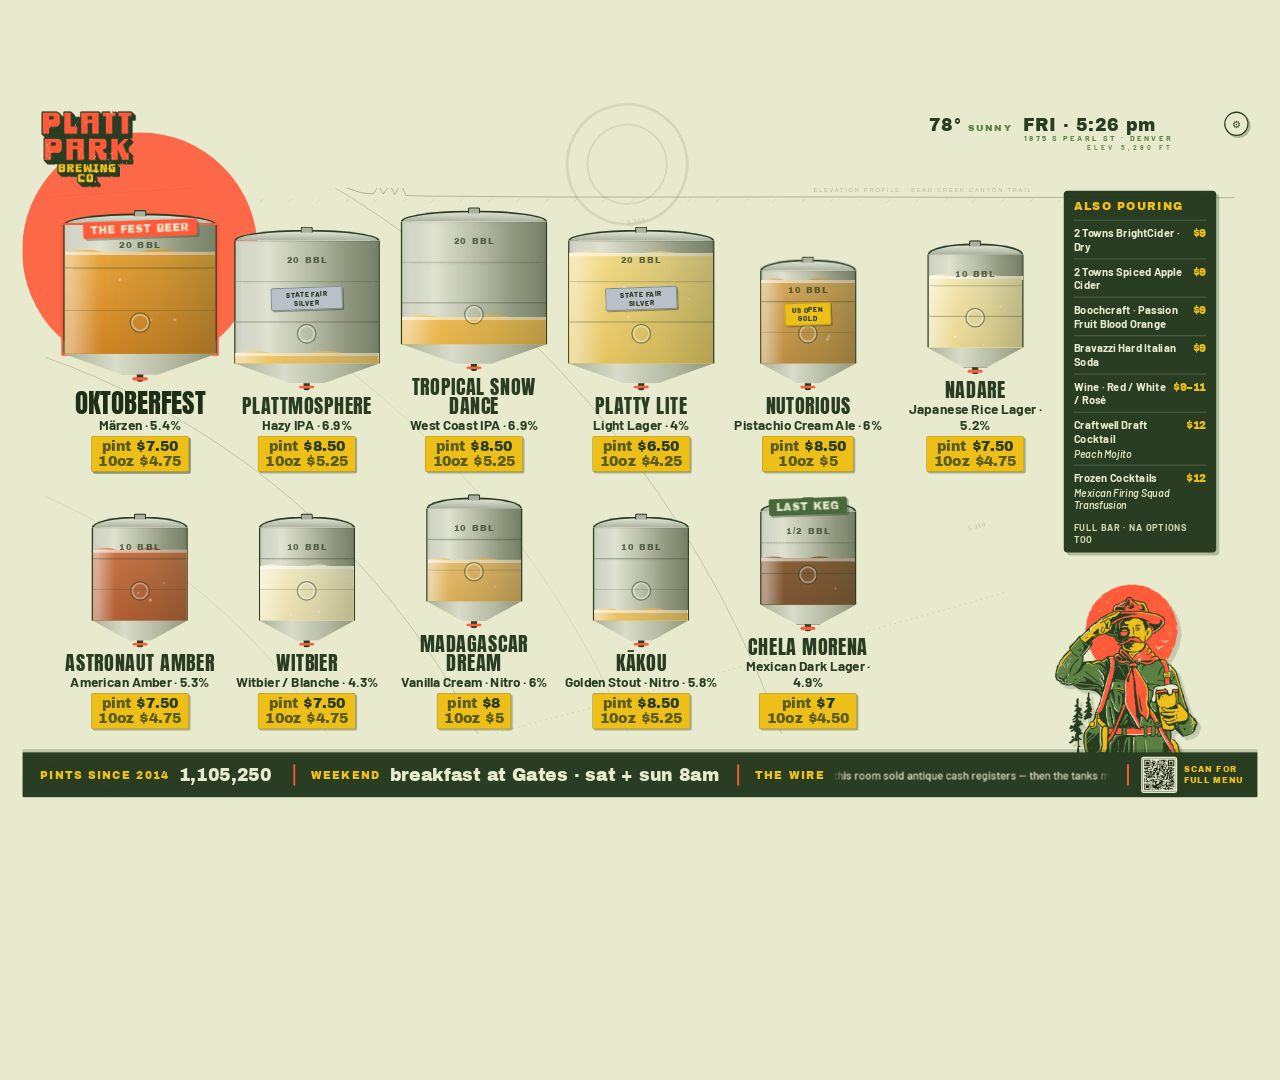
<file: platt-park-live-board-v4 (1).html>
<!DOCTYPE html>
<html lang="en">
<head>
<meta charset="UTF-8">
<meta name="viewport" content="width=1920">
<title>Platt Park Brewing Co. — Tap Board</title>
<link href="https://fonts.googleapis.com/css2?family=Archivo+Black&family=Anton&family=Barlow:wght@400;500;600;700&display=swap" rel="stylesheet">
<style>
  :root{
    --cream:#e7eacd; --cream-2:#eef0d9;
    --forest:#293d22; --forest-soft:rgba(41,61,34,.14);
    --verm:#ff5a3a; --mustard:#eebf19; --olive:#5a8142;
  }
  *{margin:0;padding:0;box-sizing:border-box}
  html,body{height:100%}
  body{
    background:#e7eacd; color:#293d22;
    font-family:'Barlow',sans-serif; overflow:hidden;
    transition:background 1s;
  }
  body.scene-hot{background:#f0e8c4}
  body.scene-snow{background:#e2e8e0}
  body.scene-industry{background:#293d22; color:#e7eacd}

  /* print-speckle texture over everything */
  
  .tbody{position:relative;height:150px;overflow:hidden;
    background:linear-gradient(90deg,#9ba18c 0%,#e6e9da 20%,#c2c7b2 48%,#9aa08b 78%,#848a76 100%);
    border-left:3px solid #293d22;border-right:3px solid #293d22}
        
  /* ---------- header ---------- */
  header{position:relative;z-index:5;display:flex;align-items:flex-start;justify-content:space-between;padding:12px 28px 0}
  .brand{display:flex;flex-direction:column;gap:2px}
  .brand .tag{
    font-family:'Barlow';font-weight:700;font-size:13px;letter-spacing:5px;
    color:#5a8142;text-transform:uppercase;padding-left:3px;font-size:15px;
  }
  body.scene-industry .brand .tag{color:#eebf19}
  .brand img{width:150px;height:auto;display:block}
  body.scene-industry .brand img{filter:brightness(1.08) saturate(1.05)}
  .context{display:flex;align-items:center;gap:16px;margin-top:8px}
  .chip{
    font-family:'Archivo Black';font-size:21px;letter-spacing:1px;
    background:#293d22;color:#e7eacd;
    padding:4px 14px;border-radius:4px;line-height:1.22;text-align:center;
    box-shadow:4px 4px 0 rgba(41,61,34,.25);
    font-variant-numeric:tabular-nums;display:flex;align-items:center;gap:9px;
  }
  body.scene-industry .chip{background:#e7eacd;color:#293d22;box-shadow:4px 4px 0 rgba(0,0,0,.35)}
  .quiet{font-family:'Archivo Black';font-size:27px;color:#293d22;letter-spacing:1px;font-variant-numeric:tabular-nums}
  .quiet .wxword{font-size:14px;letter-spacing:2.5px;color:#5a8142}
  body.scene-industry .quiet{color:#e7eacd}
  body.scene-industry .quiet .wxword{color:#eebf19}
  .chip.hh{background:#eebf19;color:#293d22;display:none}
  .chip.kk{background:#ff5a3a;color:#e7eacd;display:none}
  .chip .sub{font-family:'Barlow';font-weight:700;font-size:15px;letter-spacing:2px;opacity:.85}

  /* ---------- event banner ---------- */
  .banner{
    position:relative;z-index:5;margin:14px 40px 0;display:none;align-items:center;gap:16px;
    background:#ff5a3a;color:#e7eacd;
    padding:16px 24px;border-radius:5px;
    box-shadow:5px 5px 0 rgba(41,61,34,.3);
    font-size:22px;font-weight:600;
  }
  .banner.show{display:flex}
  .banner strong{
    font-family:'Archivo Black';font-weight:400;font-size:21px;letter-spacing:1.5px;
    text-transform:uppercase;background:#293d22;padding:4px 12px;border-radius:3px;flex:none;margin-right:22px;
  }
  .banner.gold{background:#eebf19;color:#293d22}
  .banner.gold strong{color:#e7eacd}

  /* ---------- floor ---------- */
  .stage{position:relative;z-index:2;display:flex;padding:4px 26px 5px}
  .floor{
    flex:1;display:grid;grid-template-columns:repeat(6,1fr);
    gap:6px 16px;align-items:end;
  }
  .side{
    flex:none;width:246px;align-self:flex-end;margin:0 4px 6px 16px;font-size:17px;
    background:#293d22;color:#e7eacd;border-radius:6px;
    padding:16px 16px 13px;box-shadow:5px 5px 0 rgba(41,61,34,.28);
  }
  body.scene-industry .side{background:#e7eacd;color:#293d22;box-shadow:5px 5px 0 rgba(0,0,0,.35)}
  .side-h{font-family:'Archivo Black';font-size:18px;letter-spacing:2px;color:#eebf19;text-transform:uppercase;margin-bottom:11px}
  body.scene-industry .side-h{color:#ff5a3a}
  .s-item{padding:8px 0;border-top:2px solid rgba(231,234,205,.16)}
  body.scene-industry .s-item{border-top-color:rgba(41,61,34,.18)}
  .s-item:first-of-type{border-top:none}
  .s-row{display:flex;justify-content:space-between;align-items:baseline;gap:8px}
  .s-name{font-family:'Barlow';font-weight:700;font-size:18px}
  .s-price{white-space:nowrap;font-family:'Archivo Black';font-size:17px;color:#eebf19}
  body.scene-industry .s-price{white-space:nowrap;color:#ff5a3a}
  .s-bar{margin-top:6px;height:7px;border-radius:4px;background:rgba(231,234,205,.22);overflow:hidden}
  body.scene-industry .s-bar{background:rgba(41,61,34,.18)}
  .s-bar i{display:block;height:100%;border-radius:4px;background:#eebf19;transition:width 1.2s ease}
  .s-item.low-side .s-bar i{background:#ff5a3a}
  .s-flavor{margin-top:3px;font-size:17px;font-weight:600;color:#dbe3bd;font-style:italic}
  body.scene-industry .s-flavor{color:#5a8142}
  .s-foot{margin-top:10px;font-size:15px;font-weight:700;letter-spacing:1.3px;color:#cdd6ae;text-transform:uppercase}
  .ranger{
    flex:none;width:230px;display:flex;align-items:flex-end;justify-content:center;
    margin-left:2px;margin-bottom:-24px;transform:translateY(46px);
  }
  .ranger img{width:100%;height:auto;filter:drop-shadow(6px 6px 0 rgba(41,61,34,.18))}

  .unit{position:relative;display:flex;flex-direction:column;align-items:center}
  .tankwrap{position:relative;width:100%;display:flex;justify-content:center;align-items:flex-end}
  /* featured beer gets the sun disc from the poster */
  .sun{
    position:absolute;left:50%;bottom:24px;transform:translateX(-50%);
    width:150%;height:0;padding-bottom:150%;border-radius:50%;background:#ff5a3a;opacity:0;z-index:0;
  }
  .unit.featured .sun{opacity:.9}
  body.scene-fest .unit.featured .sun{width:185%;padding-bottom:185%;opacity:1}
  body.scene-fest .unit.featured .vessel{transform:translateY(-2px) scale(1.02)}
  .unit.featured.gold .sun{background:#eebf19}

  .vessel{position:relative;width:61%;z-index:1}
  .unit.tall .vessel{width:93%}
  .dish{height:18px;border-radius:50% 50% 0 0/100% 100% 0 0;
    background:linear-gradient(180deg,#dfe3d2,#a9b09b);
    border:3px solid #293d22;border-bottom:none;position:relative}
  .dish::after{content:"";position:absolute;left:50%;top:-8px;transform:translateX(-50%);
    width:16px;height:8px;border-radius:3px 3px 0 0;background:#a9b09b;border:2.5px solid #293d22;border-bottom:none}

  .unit.tall .tbody{height:198px}
  .liquid{position:absolute;left:0;right:0;top:0;bottom:-6px;transition:transform 1.4s cubic-bezier(.25,.8,.3,1);will-change:transform}
  .liquid .wave{position:absolute;top:-6px;left:0;width:200%;height:12px;animation:wave 8s linear infinite;opacity:.95}
  @keyframes wave{from{transform:translateX(0)}to{transform:translateX(-50%)}}
  .sheen{position:absolute;top:0;left:0;right:0;bottom:0;pointer-events:none;
    background:linear-gradient(90deg,rgba(255,255,255,.42) 5%,rgba(255,255,255,0) 24%,rgba(41,61,34,.10) 62%,rgba(41,61,34,.26) 100%)}
  .weld{position:absolute;left:0;right:0;height:1.5px;background:rgba(41,61,34,.30)}
  .manway{position:absolute;left:50%;transform:translateX(-50%);bottom:32px;width:32px;height:32px;border-radius:50%;
    border:2.5px solid rgba(41,61,34,.5);box-shadow:inset 0 0 0 3px rgba(255,255,255,.35)}
  .cone{height:32px;background:linear-gradient(90deg,#9ba18c,#dfe3d2 32%,#b3b9a3 70%,#848a76);
    clip-path:polygon(0 0,100% 0,62% 100%,38% 100%);
    filter:drop-shadow(0 2.5px 0 #293d22)}
  .valve{width:10px;height:11px;margin:0 auto;background:#293d22;border-radius:0 0 3px 3px;position:relative}
  .valve::after{content:"";position:absolute;left:-7px;top:4px;width:24px;height:4.5px;background:#ff5a3a;border-radius:3px}
  .size{position:absolute;top:24px;left:50%;transform:translateX(-50%);z-index:3;
    font-family:'Archivo Black';font-size:13.5px;letter-spacing:2px;color:rgba(41,61,34,.72)}
  .pints{position:absolute;top:5px;right:5px;z-index:4;font-family:'Archivo Black';font-size:15px;
    color:#293d22;background:#eebf19;padding:2px 8px;border-radius:3px;font-variant-numeric:tabular-nums;box-shadow:2.5px 2.5px 0 rgba(41,61,34,.3)}
  .blip{position:absolute;right:7px;top:30px;z-index:4;color:#e7eacd;background:#ff5a3a;
    padding:1px 7px;border-radius:3px;font-weight:700;font-size:12.5px;opacity:0}
  .blip.go{animation:blip 1.4s ease forwards}
  @keyframes blip{10%{opacity:1}100%{opacity:0;transform:translateY(-16px)}}

  .unit.low .tbody{box-shadow:0 0 0 3px #eebf19}
  .lowtag{position:absolute;top:44%;left:50%;transform:translateX(-50%) rotate(-4deg);z-index:4;display:none;
    background:#eebf19;color:#293d22;font-family:'Archivo Black';font-size:13.5px;
    letter-spacing:1.2px;padding:3px 8px;border-radius:3px;white-space:nowrap;text-transform:uppercase;max-width:none;
    box-shadow:3px 3px 0 rgba(41,61,34,.3)}
  .unit.low .lowtag{display:block}
  .unit.kicked .liquid{transform:translateY(101%) !important}
  .kicktag{position:absolute;top:0;left:0;right:0;bottom:0;z-index:5;display:none;place-items:center;background:rgba(231,234,205,.72)}
  .unit.kicked .kicktag{display:grid}
  .kicktag span{font-family:'Archivo Black';font-size:20px;color:#ff5a3a;
    border:3px solid #ff5a3a;padding:4px 12px;transform:rotate(-8deg);letter-spacing:2px;border-radius:3px}

  .plate{margin-top:10px;text-align:center;min-height:118px;position:relative;z-index:2}
  .goldflag.sv{background:#cdd2da !important;color:#293d22}
  .goldflag{display:inline-block;background:#eebf19;color:#293d22;font-size:12.5px;letter-spacing:1px;padding:2px 7px;border-radius:3px;margin-right:7px;vertical-align:6px;box-shadow:2px 2px 0 rgba(41,61,34,.3)}
  .plate .name{
    font-family:'Anton',sans-serif;font-size:32px;letter-spacing:1px;line-height:.97;
    text-transform:uppercase;color:#293d22;
  }
  body.scene-industry .goldflag{display:inline-block;background:#eebf19;color:#293d22;font-size:12.5px;letter-spacing:1px;padding:2px 7px;border-radius:3px;margin-right:7px;vertical-align:6px;box-shadow:2px 2px 0 rgba(41,61,34,.3)}
  body.scene-industry .plate .name{color:#e7eacd}
  .plate .meta{color:#293d22;font-size:22px;font-weight:700;margin-top:2px;line-height:1.15}
  body.scene-industry .plate .meta{color:#b9c49a}
  .plate .row2{display:flex;justify-content:center;gap:10px;align-items:center;margin-top:6px}
  .plate .price{
    font-family:'Archivo Black';font-size:23px;color:#293d22;
    background:#eebf19;padding:3px 11px;border-radius:3px;
    box-shadow:2.5px 2.5px 0 rgba(41,61,34,.35);
  }
    .plate .age{color:#5a8142;font-size:15px;margin-top:3px;font-weight:600}
  body.scene-industry .plate .age{color:#93a077}

  /* ---------- rail ---------- */
  .rail{position:relative;z-index:6;height:70px;display:flex;margin-top:6px;
    background:#293d22;color:#e7eacd;box-shadow:0 -5px 0 rgba(41,61,34,.22)}
  body.scene-industry .rail{background:#131f0f}
  .rail .cell{flex:1;display:flex;align-items:center;gap:14px;padding:0 28px;font-size:19px;font-weight:500;
    white-space:nowrap;overflow:hidden;position:relative}
  .rail .cell:nth-child(1){flex:0 0 auto;padding-right:34px}
  .rail .cell:nth-child(2){flex:0 0 470px}
  .rail .cell:nth-child(2) #most{overflow:hidden;text-overflow:ellipsis;white-space:nowrap;min-width:0}
  .rail .cell:nth-child(3){flex:1;min-width:0}
  .rail .cell:nth-child(1){flex:0 0 auto;padding-right:34px}
  .rail .cell:nth-child(2){flex:0 0 auto}
  .rail .cell:nth-child(4){flex:1;min-width:0}
  .rail .cell + .cell::before{content:"";position:absolute;left:0;top:18px;bottom:18px;width:3px;background:#ff5a3a;border-radius:2px}
  .rail .k{font-family:'Archivo Black';font-size:16.5px;letter-spacing:2px;color:#eebf19;text-transform:uppercase}
  .rail .big{font-family:'Archivo Black';font-size:27px;color:#e7eacd;font-variant-numeric:tabular-nums}
  .rail .qrcell{flex:none;padding:0 22px;gap:11px}
  .rail .qrcell img{height:56px;width:56px;border-radius:4px;border:2.5px solid #e7eacd}
  .rail .qrtxt{font-family:'Archivo Black';font-size:12.5px;letter-spacing:1.5px;color:#eebf19;text-transform:uppercase;line-height:1.35}

  /* bubbles + foam: the beer is alive */
  .bub{position:absolute;border-radius:50%;background:rgba(255,255,255,.38);animation:rise linear infinite;pointer-events:none}
  @keyframes rise{0%{transform:translateY(0);opacity:0}14%{opacity:.9}86%{opacity:.55}100%{transform:translateY(-64px);opacity:0}}
  .foam{position:absolute;top:0;left:0;right:0;height:5px;background:rgba(255,255,255,.55);animation:lap 5s ease-in-out infinite alternate}
@keyframes lap{from{transform:translateY(0);opacity:.55}to{transform:translateY(1.6px);opacity:.75}}
.sun{transition:opacity .9s ease}
  /* spotlight cycle */
  .unit .vessel{transition:transform .7s cubic-bezier(.3,.9,.3,1.2)}
  .unit.spotlight .vessel{transform:translateY(-9px) scale(1.05)}
  .unit.spotlight .tbody{box-shadow:0 0 0 3px #ff5a3a}
  .unit.low.spotlight .tbody{box-shadow:0 0 0 3px #eebf19}
  .spotcap{position:absolute;top:-4px;left:50%;transform:translateX(-50%) rotate(-2deg);z-index:6;display:none;max-width:100%;overflow:hidden;text-overflow:ellipsis;
    background:#ff5a3a;color:#e7eacd;font-family:'Archivo Black';font-size:16.5px;letter-spacing:1px;
    padding:5px 12px;border-radius:3px;white-space:nowrap;text-transform:uppercase;box-shadow:3px 3px 0 rgba(41,61,34,.35)}
  .unit.spotlight .spotcap{display:block}
  /* just tapped */
  .newtag{position:absolute;top:44%;left:50%;transform:translateX(-50%) rotate(-4deg);z-index:4;display:none;
    background:#ff5a3a;color:#e7eacd;font-family:'Archivo Black';font-size:15px;letter-spacing:1.5px;
    padding:4px 10px;border-radius:3px;white-space:nowrap;text-transform:uppercase;box-shadow:3px 3px 0 rgba(41,61,34,.3)}
  .unit.justtapped .newtag{display:block}
  /* kick celebration */
  .kickflash{position:fixed;top:0;left:0;right:0;bottom:0;z-index:90;background:#ff5a3a;opacity:0;pointer-events:none;animation:kflash 2.1s ease forwards}
  @keyframes kflash{0%{opacity:0}8%{opacity:.92}30%{opacity:.92}100%{opacity:0}}
  .kickstamp{position:fixed;top:38%;left:50%;z-index:95;pointer-events:none;color:#e7eacd;
    font-family:'Archivo Black';font-size:64px;letter-spacing:3px;text-transform:uppercase;text-align:center;line-height:1.15;
    animation:kslam 2.1s cubic-bezier(.2,1.4,.3,1) forwards}
  .kickstamp small{display:block;font-size:26px;letter-spacing:6px;color:#eebf19}
  @keyframes kslam{0%{transform:translate(-50%,-50%) scale(3) rotate(-14deg);opacity:0}
    14%{transform:translate(-50%,-50%) scale(1) rotate(-6deg);opacity:1}
    78%{transform:translate(-50%,-50%) scale(1) rotate(-6deg);opacity:1}
    100%{transform:translate(-50%,-50%) scale(.94) rotate(-6deg);opacity:0}}
  body.dusk{background:#e2e4c0}
  body.dusk.scene-industry{background:#293d22}
  .flake{position:fixed;top:-12px;color:#7c8b74;z-index:40;animation:fall linear forwards;pointer-events:none}
  @keyframes fall{to{transform:translateY(1134px)}}
  .curtain{position:fixed;top:0;left:0;right:0;bottom:0;z-index:70;display:none;flex-direction:column;align-items:center;justify-content:center;gap:20px;background:#e7eacd;text-align:center}
  .curtain.on{display:flex}
  .curtain.night{background:#293d22}
  .c-ranger{height:475.2px;width:auto;filter:drop-shadow(7px 7px 0 rgba(41,61,34,.18))}
  .c-wm{width:330px;height:auto}
  .c-line{font-family:'Archivo Black';font-size:44px;letter-spacing:2px;color:#293d22;text-transform:uppercase;text-shadow:3px 3px 0 rgba(255,90,58,.4)}
  .curtain.night .c-line{color:#e7eacd}
  .c-sub{font-family:'Barlow';font-weight:700;font-size:21px;letter-spacing:2px;color:#5a8142;text-transform:uppercase}
  .curtain.night .c-sub{color:#eebf19}
  .demo{position:fixed;bottom:76px;right:12px;z-index:50;color:#5a8142;font-size:11.5px;letter-spacing:1px}

/* ---- the wire: slow ticker with a human hand ---- */
#railMsg{overflow:hidden;position:relative;display:flex;align-items:center;flex:1;height:100%;min-width:0}
.wi{display:inline-block;white-space:nowrap;overflow:hidden;text-overflow:ellipsis;max-width:100%;
  opacity:1;transition:opacity .5s ease}
  .wi.fading{opacity:0}
}
.wi{font-family:'Barlow',sans-serif;font-weight:700;font-size:19px;letter-spacing:.3px;color:#e7eacd;padding:0 34px;position:relative}
.wi em{font-style:normal;color:#eebf19}
.wi::after{content:'\2736';position:absolute;right:-7px;color:#ff5a3a;font-size:13px;opacity:.9}
.wi.pour{color:#eebf19}


/* ---- design trio: spotlight loudness, quieter chips, header address line ---- */
.unit.featured .name{font-size:43px;letter-spacing:0;color:#1e2f18}
.unit.featured .price{background:#eebf19;box-shadow:3px 3px 0 rgba(41,61,34,.5)}
.price{background:#f2ecd7;color:#3a512f;box-shadow:none;border:1.5px solid rgba(41,61,34,.28)}
.price .p10{opacity:.75}
header{position:relative}
.addr{position:absolute;right:132px;top:47px;font-family:'Barlow';font-weight:700;font-size:12px;letter-spacing:4px;color:#5a8142}

/* ---- JOURNAL EDITION: field-guide skin ---- */
/* topo contours behind everything (decorative, tone-on-tone) */
.stage::before{content:'';position:absolute;inset:0;z-index:0;pointer-events:none;opacity:.9;
  background-image:url("data:image/svg+xml,%3Csvg%20xmlns=%27http://www.w3.org/2000/svg%27%20width=%271920%27%20height=%271080%27%20viewBox=%270%200%201920%201080%27%3E%3Cpath%20d=%27M0,114%20C60,110%20120,106%20170,104%20C230,100%20280,96%20330,92%20C370,89%20400,87%20428,86%20C446,86%20460,90%20478,96%20C500,104%20516,110%20530,108%20L538,96%20L546,109%20L556,94%20L564,110%20L574,92%20L582,111%20C600,113%20640,112%20700,113%20C900,115%201150,113%201400,114%20C1600,115%201780,114%201920,115%27%20fill=%27none%27%20stroke=%27%23293d22%27%20stroke-width=%271.6%27%20stroke-opacity=%270.34%27/%3E%3Cline%20x1=%2730%27%20y1=%27117%27%20x2=%2724%27%20y2=%27123%27%20stroke=%27%23293d22%27%20stroke-width=%271%27%20stroke-opacity=%27.16%27/%3E%3Cline%20x1=%2776%27%20y1=%27117%27%20x2=%2770%27%20y2=%27123%27%20stroke=%27%23293d22%27%20stroke-width=%271%27%20stroke-opacity=%27.16%27/%3E%3Cline%20x1=%27122%27%20y1=%27117%27%20x2=%27116%27%20y2=%27123%27%20stroke=%27%23293d22%27%20stroke-width=%271%27%20stroke-opacity=%27.16%27/%3E%3Cline%20x1=%27168%27%20y1=%27117%27%20x2=%27162%27%20y2=%27123%27%20stroke=%27%23293d22%27%20stroke-width=%271%27%20stroke-opacity=%27.16%27/%3E%3Cline%20x1=%27214%27%20y1=%27117%27%20x2=%27208%27%20y2=%27123%27%20stroke=%27%23293d22%27%20stroke-width=%271%27%20stroke-opacity=%27.16%27/%3E%3Cline%20x1=%27260%27%20y1=%27117%27%20x2=%27254%27%20y2=%27123%27%20stroke=%27%23293d22%27%20stroke-width=%271%27%20stroke-opacity=%27.16%27/%3E%3Cline%20x1=%27306%27%20y1=%27117%27%20x2=%27300%27%20y2=%27123%27%20stroke=%27%23293d22%27%20stroke-width=%271%27%20stroke-opacity=%27.16%27/%3E%3Cline%20x1=%27352%27%20y1=%27117%27%20x2=%27346%27%20y2=%27123%27%20stroke=%27%23293d22%27%20stroke-width=%271%27%20stroke-opacity=%27.16%27/%3E%3Cline%20x1=%27398%27%20y1=%27117%27%20x2=%27392%27%20y2=%27123%27%20stroke=%27%23293d22%27%20stroke-width=%271%27%20stroke-opacity=%27.16%27/%3E%3Cline%20x1=%27444%27%20y1=%27117%27%20x2=%27438%27%20y2=%27123%27%20stroke=%27%23293d22%27%20stroke-width=%271%27%20stroke-opacity=%27.16%27/%3E%3Cline%20x1=%27490%27%20y1=%27117%27%20x2=%27484%27%20y2=%27123%27%20stroke=%27%23293d22%27%20stroke-width=%271%27%20stroke-opacity=%27.16%27/%3E%3Cline%20x1=%27536%27%20y1=%27117%27%20x2=%27530%27%20y2=%27123%27%20stroke=%27%23293d22%27%20stroke-width=%271%27%20stroke-opacity=%27.16%27/%3E%3Cline%20x1=%27582%27%20y1=%27117%27%20x2=%27576%27%20y2=%27123%27%20stroke=%27%23293d22%27%20stroke-width=%271%27%20stroke-opacity=%27.16%27/%3E%3Cline%20x1=%27628%27%20y1=%27117%27%20x2=%27622%27%20y2=%27123%27%20stroke=%27%23293d22%27%20stroke-width=%271%27%20stroke-opacity=%27.16%27/%3E%3Cline%20x1=%27674%27%20y1=%27117%27%20x2=%27668%27%20y2=%27123%27%20stroke=%27%23293d22%27%20stroke-width=%271%27%20stroke-opacity=%27.16%27/%3E%3Cline%20x1=%27720%27%20y1=%27117%27%20x2=%27714%27%20y2=%27123%27%20stroke=%27%23293d22%27%20stroke-width=%271%27%20stroke-opacity=%27.16%27/%3E%3Cline%20x1=%27766%27%20y1=%27117%27%20x2=%27760%27%20y2=%27123%27%20stroke=%27%23293d22%27%20stroke-width=%271%27%20stroke-opacity=%27.16%27/%3E%3Cline%20x1=%27812%27%20y1=%27117%27%20x2=%27806%27%20y2=%27123%27%20stroke=%27%23293d22%27%20stroke-width=%271%27%20stroke-opacity=%27.16%27/%3E%3Cline%20x1=%27858%27%20y1=%27117%27%20x2=%27852%27%20y2=%27123%27%20stroke=%27%23293d22%27%20stroke-width=%271%27%20stroke-opacity=%27.16%27/%3E%3Cline%20x1=%27904%27%20y1=%27117%27%20x2=%27898%27%20y2=%27123%27%20stroke=%27%23293d22%27%20stroke-width=%271%27%20stroke-opacity=%27.16%27/%3E%3Cline%20x1=%27950%27%20y1=%27117%27%20x2=%27944%27%20y2=%27123%27%20stroke=%27%23293d22%27%20stroke-width=%271%27%20stroke-opacity=%27.16%27/%3E%3Cline%20x1=%27996%27%20y1=%27117%27%20x2=%27990%27%20y2=%27123%27%20stroke=%27%23293d22%27%20stroke-width=%271%27%20stroke-opacity=%27.16%27/%3E%3Cline%20x1=%271042%27%20y1=%27117%27%20x2=%271036%27%20y2=%27123%27%20stroke=%27%23293d22%27%20stroke-width=%271%27%20stroke-opacity=%27.16%27/%3E%3Cline%20x1=%271088%27%20y1=%27117%27%20x2=%271082%27%20y2=%27123%27%20stroke=%27%23293d22%27%20stroke-width=%271%27%20stroke-opacity=%27.16%27/%3E%3Cline%20x1=%271134%27%20y1=%27117%27%20x2=%271128%27%20y2=%27123%27%20stroke=%27%23293d22%27%20stroke-width=%271%27%20stroke-opacity=%27.16%27/%3E%3Cline%20x1=%271180%27%20y1=%27117%27%20x2=%271174%27%20y2=%27123%27%20stroke=%27%23293d22%27%20stroke-width=%271%27%20stroke-opacity=%27.16%27/%3E%3Cline%20x1=%271226%27%20y1=%27117%27%20x2=%271220%27%20y2=%27123%27%20stroke=%27%23293d22%27%20stroke-width=%271%27%20stroke-opacity=%27.16%27/%3E%3Cline%20x1=%271272%27%20y1=%27117%27%20x2=%271266%27%20y2=%27123%27%20stroke=%27%23293d22%27%20stroke-width=%271%27%20stroke-opacity=%27.16%27/%3E%3Cline%20x1=%271318%27%20y1=%27117%27%20x2=%271312%27%20y2=%27123%27%20stroke=%27%23293d22%27%20stroke-width=%271%27%20stroke-opacity=%27.16%27/%3E%3Cline%20x1=%271364%27%20y1=%27117%27%20x2=%271358%27%20y2=%27123%27%20stroke=%27%23293d22%27%20stroke-width=%271%27%20stroke-opacity=%27.16%27/%3E%3Cline%20x1=%271410%27%20y1=%27117%27%20x2=%271404%27%20y2=%27123%27%20stroke=%27%23293d22%27%20stroke-width=%271%27%20stroke-opacity=%27.16%27/%3E%3Cline%20x1=%271456%27%20y1=%27117%27%20x2=%271450%27%20y2=%27123%27%20stroke=%27%23293d22%27%20stroke-width=%271%27%20stroke-opacity=%27.16%27/%3E%3Cline%20x1=%271502%27%20y1=%27117%27%20x2=%271496%27%20y2=%27123%27%20stroke=%27%23293d22%27%20stroke-width=%271%27%20stroke-opacity=%27.16%27/%3E%3Cline%20x1=%271548%27%20y1=%27117%27%20x2=%271542%27%20y2=%27123%27%20stroke=%27%23293d22%27%20stroke-width=%271%27%20stroke-opacity=%27.16%27/%3E%3Cline%20x1=%271594%27%20y1=%27117%27%20x2=%271588%27%20y2=%27123%27%20stroke=%27%23293d22%27%20stroke-width=%271%27%20stroke-opacity=%27.16%27/%3E%3Cline%20x1=%271640%27%20y1=%27117%27%20x2=%271634%27%20y2=%27123%27%20stroke=%27%23293d22%27%20stroke-width=%271%27%20stroke-opacity=%27.16%27/%3E%3Cline%20x1=%271686%27%20y1=%27117%27%20x2=%271680%27%20y2=%27123%27%20stroke=%27%23293d22%27%20stroke-width=%271%27%20stroke-opacity=%27.16%27/%3E%3Cline%20x1=%271732%27%20y1=%27117%27%20x2=%271726%27%20y2=%27123%27%20stroke=%27%23293d22%27%20stroke-width=%271%27%20stroke-opacity=%27.16%27/%3E%3Cline%20x1=%271778%27%20y1=%27117%27%20x2=%271772%27%20y2=%27123%27%20stroke=%27%23293d22%27%20stroke-width=%271%27%20stroke-opacity=%27.16%27/%3E%3Cline%20x1=%271824%27%20y1=%27117%27%20x2=%271818%27%20y2=%27123%27%20stroke=%27%23293d22%27%20stroke-width=%271%27%20stroke-opacity=%27.16%27/%3E%3Cline%20x1=%271870%27%20y1=%27117%27%20x2=%271864%27%20y2=%27123%27%20stroke=%27%23293d22%27%20stroke-width=%271%27%20stroke-opacity=%27.16%27/%3E%3Ctext%20x=%27428%27%20y=%2776%27%20text-anchor=%27middle%27%20font-weight=%27700%27%20font-family=%27Barlow,sans-serif%27%20font-size=%2710.5%27%20letter-spacing=%272%27%20fill=%27%23293d22%27%20fill-opacity=%270.46%27%3E%E2%96%B3%20MT%20MORRISON%20%C2%B7%207,881%3C/text%3E%3Ctext%20x=%27558%27%20y=%2780%27%20text-anchor=%27middle%27%20font-family=%27Barlow,sans-serif%27%20font-size=%279.5%27%20letter-spacing=%273%27%20fill=%27%23293d22%27%20fill-opacity=%270.4%27%3ERED%20ROCKS%3C/text%3E%3Ctext%20x=%271240%27%20y=%27105%27%20font-family=%27Barlow,sans-serif%27%20font-size=%279%27%20letter-spacing=%273%27%20fill=%27%23293d22%27%20fill-opacity=%270.3%27%3EELEVATION%20PROFILE%20%C2%B7%20BEAR%20CREEK%20CANYON%20TRAIL%3C/text%3E%3Cpath%20d=%27M618,1403%20A1050,1050%200%200%200%20-190,535%27%20fill=%27none%27%20stroke=%27%23293d22%27%20stroke-width=%271.0%27%20stroke-opacity=%270.15%27/%3E%3Cpath%20d=%27M826,1372%20A1260,1260%200%200%200%20-144,331%27%20fill=%27none%27%20stroke=%27%23293d22%27%20stroke-width=%271.6%27%20stroke-opacity=%270.22%27/%3E%3Cpath%20d=%27M1043,1339%20A1480,1480%200%200%200%20-96,116%27%20fill=%27none%27%20stroke=%27%23293d22%27%20stroke-width=%271.0%27%20stroke-opacity=%270.15%27/%3E%3Cpath%20d=%27M1271,1304%20A1710,1710%200%200%200%20-45,-108%27%20fill=%27none%27%20stroke=%27%23293d22%27%20stroke-width=%271.6%27%20stroke-opacity=%270.22%27/%3E%3Ctext%20x=%27630%27%20y=%27760%27%20font-family=%27Georgia,serif%27%20font-size=%2710%27%20letter-spacing=%271.5%27%20fill=%27%23293d22%27%20fill-opacity=%270.34%27%20transform=%27rotate(-24%20630%20760)%27%3E5,420%3C/text%3E%3Ctext%20x=%271490%27%20y=%27652%27%20font-family=%27Georgia,serif%27%20font-size=%2710%27%20letter-spacing=%271.5%27%20fill=%27%23293d22%27%20fill-opacity=%270.34%27%20transform=%27rotate(-14%201490%20652)%27%3E5,310%3C/text%3E%3Ctext%20x=%27940%27%20y=%27158%27%20font-family=%27Georgia,serif%27%20font-size=%2710%27%20letter-spacing=%271.5%27%20fill=%27%23293d22%27%20fill-opacity=%270.3%27%20transform=%27rotate(-8%20940%20158)%27%3E5,560%3C/text%3E%3Cpath%20d=%27M300,1080%20C640,1010%201020,900%201380,800%20C1460,778%201515,762%201548,752%27%20fill=%27none%27%20stroke=%27%23293d22%27%20stroke-width=%271.3%27%20stroke-opacity=%270.22%27%20stroke-dasharray=%272,7%27/%3E%3Ctext%20x=%27700%27%20y=%27995%27%20font-family=%27Barlow,sans-serif%27%20font-size=%278.5%27%20letter-spacing=%274%27%20fill=%27%23293d22%27%20fill-opacity=%270.28%27%20transform=%27rotate(-10%20700%20995)%27%3ETRAIL%3C/text%3E%3C/svg%3E");background-repeat:no-repeat;background-size:cover;background-position:center}
/* passport cancellation stamp in the header quiet zone */
.stamp{position:absolute;left:840px;top:-4px;width:200px;height:200px;opacity:.10;z-index:0;transform:rotate(-9deg);pointer-events:none;z-index:0}
/* elevation tag under the address */
.elev{position:absolute;right:132px;top:63px;font-family:'Barlow';font-weight:700;font-size:10.5px;letter-spacing:5px;color:#5a8142;opacity:.85}
/* field-guide fermenters: ink outlines, flatter print shading, weld seam */
.tbody{background:linear-gradient(90deg,#aab095 0%,#dfe2cf 22%,#c6cab4 50%,#a3a890 80%,#959b83 100%);
  border-left:2.5px solid #2c3b22;border-right:2.5px solid #2c3b22;
  box-shadow:inset 0 0 0 1px rgba(41,61,34,.22), inset 0 -6px 14px rgba(41,61,34,.12)}
.tbody::after{content:'';position:absolute;left:6%;right:6%;top:34%;border-top:1.5px dashed rgba(41,61,34,.22);z-index:5;pointer-events:none}
.cone{background:linear-gradient(90deg,#aab095,#d8dcc8 34%,#b3b8a1 72%,#8f957d);
  filter:drop-shadow(0 2.5px 0 #2c3b22)}
.dish{filter:saturate(.9)}

/* ---- light pass: gentle vignette + warmth pooling at the spotlight ---- */
body::after{content:'';position:fixed;inset:0;pointer-events:none;z-index:60;
  background:radial-gradient(ellipse 118% 110% at 50% 42%, transparent 62%, rgba(28,38,18,.075) 100%)}
.unit.featured .tankwrap{position:relative}
.unit.featured .tankwrap::before{content:'';position:absolute;inset:-46px -34px;pointer-events:none;z-index:0;
  background:radial-gradient(circle at 50% 38%, rgba(238,191,25,.14), rgba(238,191,25,.05) 48%, transparent 68%)}





/* ---- subtle life: liquid drift, sun breath, register clunk ---- */
.wave{animation:drift 9s ease-in-out infinite alternate}
@keyframes drift{from{transform:translateX(-2.5px)}to{transform:translateX(2.5px)}}
.sun{animation:breathe 9s ease-in-out infinite}
@keyframes breathe{0%,100%{transform:scale(1)}50%{transform:scale(1.014)}}
#odo.odoTick{animation:clunk .5s cubic-bezier(.3,1.6,.5,1)}
@keyframes clunk{0%{transform:translateY(0)}35%{transform:translateY(2.5px)}100%{transform:translateY(0)}}
#odo{display:inline-block}



/* medal plaques: hung on the steel, where medals live */
.tbody{position:relative}
.tplaque{position:absolute;left:50%;top:47%;transform:translate(-50%,-50%) rotate(-2deg);
  background:#eebf19;color:#293d22;font-family:'Barlow';font-weight:800;font-size:11.5px;
  letter-spacing:.8px;text-align:center;line-height:1.25;padding:4px 9px;border-radius:3px;
  max-width:86%;box-shadow:2px 2px 0 rgba(41,61,34,.35), inset 0 0 0 1.5px rgba(41,61,34,.25);z-index:3}
.tplaque.sv{background:#b9c0ca;box-shadow:2px 2px 0 rgba(41,61,34,.45), inset 0 0 0 1.5px rgba(41,61,34,.4)}

/* rail v2: fixed frame, crawling wire */
.rail .cell:nth-child(1),.rail .cell:nth-child(2){flex:0 0 auto}
.rail .cell:nth-child(4){flex:1 1 0;min-width:0}
#railMsg{-webkit-mask-image:linear-gradient(90deg,transparent,black 4%,black 96%,transparent);mask-image:linear-gradient(90deg,transparent,black 4%,black 96%,transparent)}
.wireStrip{display:inline-flex;white-space:nowrap;will-change:transform;animation:wcrawl var(--wd,80s) linear infinite}
.wireStrip .wi{padding-right:64px;font-size:17.5px}
@keyframes wcrawl{to{transform:translateX(-50%)}}
</style>
</head>
<body>





<header>
  <div class="brand">
    <img src="[data-uri]" alt="Platt Park Brewing Co.">
  </div>
  <div class="context" style="padding-right:130px">
    <span class="chip hh" id="hhChip"></span>
    <span class="chip kk" id="kChip"></span>
    <span class="quiet"><span id="wxDeg">78°</span> <span id="wxIco" class="wxword">SUNNY</span></span>
    <span class="quiet" id="clock"></span><span class="addr">1875 S PEARL ST · DENVER</span><span class="elev">ELEV 5,280 FT</span>
  </div>
<svg class="stamp" viewBox="0 0 120 120"><defs><path id="stc" d="M60,60 m-46,0 a46,46 0 1,1 92,0 a46,46 0 1,1 -92,0"/></defs><circle cx="60" cy="60" r="56" fill="none" stroke="#293d22" stroke-width="2.5"/><circle cx="60" cy="60" r="37" fill="none" stroke="#293d22" stroke-width="1.5"/><text font-family="Archivo Black, sans-serif" font-size="10" letter-spacing="1.1" fill="#293d22"><textPath href="#stc">PLATT PARK BREWING CO • SOUTH PEARL ST •</textPath></text><text x="60" y="57" text-anchor="middle" font-family="Archivo Black" font-size="12" fill="#293d22">EST</text><text x="60" y="73" text-anchor="middle" font-family="Archivo Black" font-size="15" fill="#293d22">2014</text></svg></header>

<div class="banner" id="banner"></div>

<div class="stage">
  <div class="floor" id="floor"></div>
  <div class="sidecol">
<div class="side" id="side">
    <div class="side-h">Also pouring</div>
    <div class="s-item" id="s-cider"><div class="s-row"><span class="s-name">2 Towns BrightCider · Dry</span><span class="s-price">$9</span></div></div>
    <div class="s-item"><div class="s-row"><span class="s-name">2 Towns Spiced Apple Cider</span><span class="s-price">$9</span></div></div>
    <div class="s-item" id="s-seltzer"><div class="s-row"><span class="s-name">Boochcraft · Passion Fruit Blood Orange</span><span class="s-price">$9</span></div></div>
        <div class="s-item"><div class="s-row"><span class="s-name">Bravazzi Hard Italian Soda</span><span class="s-price">$9</span></div></div>
    <div class="s-item"><div class="s-row"><span class="s-name">Wine · Red / White / Rosé</span><span class="s-price">$9–11</span></div></div>
    <div class="s-item"><div class="s-row"><span class="s-name">Craftwell Draft Cocktail</span><span class="s-price">$12</span></div><div class="s-flavor">Peach Mojito</div></div>
    <div class="s-item frozen"><div class="s-row"><span class="s-name">Frozen Cocktails</span><span class="s-price">$12</span></div><div class="s-flavor" id="sFlavor">Mexican Firing Squad<br>Transfusion</div></div>
    <div class="s-foot">Full bar · NA options too</div>
      </div>
  <div class="ranger"><img src="[data-uri]" alt=""></div>
</div>
</div>

<div class="rail">
  <div class="cell"><span class="k">Pints since 2014</span><span id="odo" class="big">1,080,448</span></div>
  <div class="cell"><span class="k" id="mostK">Most poured today</span><span id="most" class="big">—</span></div>
  <div class="cell" id="wingCell" style="display:none"><span class="k">Wings down</span><span id="wings" class="big">0</span></div>
  <div class="cell"><span class="k" id="railK">House rule</span><span id="railMsg" style="min-width:0;overflow:hidden;flex:1">Every beer brewed 40 feet from your glass</span></div>
  <div class="cell qrcell"><img id="qr" src="[data-uri]" alt="QR"><span class="qrtxt">Scan for<br>full menu</span></div>
</div>
<div class="curtain" id="curtain">
  <img class="c-ranger" id="cRanger" alt="">
  <img class="c-wm" id="cWm" alt="">
  <div class="c-line" id="cLine"></div>
  <div class="c-sub" id="cSub"></div>
</div>
<div class="demo" id="demoTag"></div>

<script>
const $ = id => document.getElementById(id);
let prev = {}, prevKick = {}, odo = 1080448;
setInterval(function(){ if(!window.__LIVE){ var o=$('odo'); if(o){
  /* audited count through Sep 10 2026, advancing at the audited 2026 average (292.6 pints/day) */
  var mins=(Date.now()-new Date('2026-09-11T00:00:00-06:00').getTime())/60000;
  o.textContent=Math.floor(1080448 + Math.max(0,mins)*0.203188).toLocaleString();
} } }, 15000);
(function(){ var o=$('odo'); if(o&&!window.__LIVE){ var mins=(Date.now()-new Date('2026-09-11T00:00:00-06:00').getTime())/60000; o.textContent=Math.floor(1080448+Math.max(0,mins)*0.203188).toLocaleString(); } })();
const NOTES = {
  'chela':'last keg',
  'oktoberfest':'the fest beer',
  'plattmosphere':'the flagship hazy',
  'nutorious':'us open gold 2026',
  'tropical-snow-dance':'juicy, then gone',
  'platty-lite':'the all-day lager',
  'nadare':'crisp as a lift line',
  'pacific-detour':'final kegs',
  'astronaut-amber':'toasty and toasted',
  'witbier':'sunshine in a glass',
  'madagascar-dream':'vanilla on nitro velvet',
  'kakou':'a golden stout, trust us',
  'watermelon-sour':'berliner-style tart · small batch',
  'fresh-hop-pale':'hops picked this week'
};
const HOUSE = [
  'Every beer brewed 40 feet from your glass',
  '1875 S Pearl St · Platt Park, Denver',
  'Order everything right here at the bar',
  'To-go food + pickup: Gates window on the sidewalk',
  'Crowlers to go · any tank, sealed at the bar',
  'Dog friendly patio · water bowls on request',
  'Family owned on South Pearl since 2014'
];
let houseIx = 0; /* wire ticker owns railMsg now */
let spotIx = -1;
function celebrateKick(name){
  const f=document.createElement('div'); f.className='kickflash'; document.body.appendChild(f);
  const st=document.createElement('div'); st.className='kickstamp';
  st.innerHTML=`Tank kicked<small>${name}</small>`; document.body.appendChild(st);
  setTimeout(()=>{f.remove();st.remove();},2200);
}
const stars = r => r ? '●'.repeat(Math.round(r))+'○'.repeat(5-Math.round(r))+` <small>${r.toFixed(2)}</small>` : 'new';
const daysAgo = ts => { if(!ts) return ''; const d=Math.floor((Date.now()-ts)/86400000); if(d===0) return 'fresh · tapped today'; return d<=10?`fresh · tapped ${d}d ago`:''; };

function render(s){
  const _p=new Intl.DateTimeFormat('en-US',{timeZone:'America/Denver',weekday:'short',hour:'numeric',minute:'2-digit'}).formatToParts(new Date()).reduce((o,x)=>(o[x.type]=x.value,o),{}); $('clock').textContent=_p.weekday.toUpperCase()+' · '+_p.hour+':'+_p.minute+' '+(_p.dayPeriod||'').toLowerCase();
  const curtain=s.context&&s.context.curtain;
  const cv=$('curtain');
  if(curtain){
    cv.classList.add('on'); cv.classList.toggle('night',curtain==='goodnight');
    if(!$('cRanger').src){$('cRanger').src=document.querySelector('.ranger img').src;$('cWm').src=document.querySelector('.brand img').src;}
    $('cLine').textContent=curtain==='goodnight'?"That's last call":'Doors at 11';
    $('cSub').textContent=curtain==='goodnight'?'See you tomorrow · open 11am':'Gates breakfast next door til 11';
  } else cv.classList.remove('on');
  const wxWord={default:'SUNNY',hot:'HOT',snow:'SNOW',rain:'RAIN',cold:'COLD'};
  if (s.weather){
    $('wxIco').textContent=wxWord[s.weather.scene]||'SUNNY'; $('wxDeg').textContent=s.weather.label;
    const ev=s.context&&s.context.event, phase=s.context&&s.context.eventPhase;
    let cls='';
    if (s.weather.scene && s.weather.scene!=='default') cls='scene-'+s.weather.scene;
    if (ev&&ev.title==='Industry night' && phase==='run') cls='scene-industry';
    if (ev&&ev.fest && phase==='run') cls+=' scene-fest';
    document.body.className=cls;
    if(cls.includes('scene-industry')) $('wxIco').textContent='NIGHT';
    snow(s.weather.scene==='snow');
  }
  const hh=s.context&&s.context.happyHour;
  $('hhChip').style.display=hh?'flex':'none';
  if(hh) $('hhChip').innerHTML=`HAPPY HOUR <span class="sub">${hh.minutesLeft} MIN LEFT</span>`;
  const k=s.context&&s.context.kitchen;
  $('kChip').style.display=k?'flex':'none';
  if(k) $('kChip').innerHTML=`KITCHEN <span class="sub">CLOSES IN ${k.minutesLeft} MIN</span>`;

  const ev=s.context&&s.context.event, phase=s.context&&s.context.eventPhase, b=$('banner');
  b.classList.remove('gold');
  if(ev && phase==='run'){ b.innerHTML=`<strong>${ev.title}</strong> ${ev.banner}`; b.classList.add('show');document.body.classList.add('bn'); if(ev.wingCounter) b.classList.add('gold'); }
  else if(ev && phase==='promote'){ b.innerHTML=`<strong>Tonight</strong> ${ev.promo}`; b.classList.add('show');document.body.classList.add('bn'); }
  else if(s.weather&&s.weather.banner){ b.innerHTML=`<strong>${wxWord[s.weather.scene]||''} DAY</strong> ${s.weather.banner}`; b.classList.add('show'); }
  else b.classList.remove('show');

  $('wingCell').style.display=(ev&&ev.wingCounter&&phase==='run')?'flex':'none';
  $('wings').textContent=(s.wingsToday||0).toLocaleString();
  if(s.mostPoured){$('most').textContent=`${s.mostPoured.name} · ${s.mostPoured.pouredTodayPints} pt`;}else if(window.__LIVE){$('most').textContent='—';}
  const _mk=$('mostK'); if(_mk) _mk.textContent=window.__LIVE?'Most poured today':'To go';

  const floor=$('floor');
  (function(){
    const n=s.beers.length;
    const cols = n<=6 ? Math.max(n,1) : Math.ceil(n/2);
    floor.style.gridTemplateColumns='repeat('+cols+','+(n>=15?'minmax(0,1fr)':'1fr')+')';
    floor.classList.toggle('dense', n>=15);
    floor.classList.toggle('single',n<=6);
    // prune tanks for beers no longer in the feed
    const ids=new Set(s.beers.map(b=>'u-'+b.id));
    [...floor.querySelectorAll('.unit')].forEach(u=>{ if(!ids.has(u.id)) u.remove(); });
  })();
  for(const beer of s.beers){
    let u=document.getElementById('u-'+beer.id);
    if(!u){
      u=document.createElement('div'); u.id='u-'+beer.id;
      u.innerHTML=`
        <div class="tankwrap"><span class="spotcap"></span><div class="sun"></div><div class="vessel">
          <div class="dish"></div>
          <div class="tbody">
            <span class="size"></span><span class="blip">−1</span>
            <span class="lowtag">Running low</span>
            <span class="newtag">Just tapped</span>
            <div class="kicktag"><span>Tank empty</span></div>
            <div class="liquid"><svg class="wave" viewBox="0 0 200 12" preserveAspectRatio="none"><path d="M0 6 Q12.5 0 25 6 T50 6 T75 6 T100 6 T125 6 T150 6 T175 6 T200 6 V12 H0 Z"/></svg><div class="foam"></div><span class="bub" style="left:22%;top:74px;--rise:-66px;width:4px;height:4px;animation-duration:4.6s"></span><span class="bub" style="left:52%;top:96px;--rise:-88px;width:3px;height:3px;animation-duration:6s;animation-delay:1.2s"></span><span class="bub" style="left:76%;top:58px;--rise:-50px;width:5px;height:5px;animation-duration:5.2s;animation-delay:2.3s"></span></div>
            <div class="sheen"></div><div class="weld" style="top:33%"></div><div class="weld" style="top:66%"></div><div class="manway"></div>
          </div>
          <div class="cone"></div><div class="valve"></div>
        </div></div>
        <div class="plate">
          <div class="name"></div><div class="meta"></div>
          <div class="row2"><span class="price"></span></div>
          <div class="age"></div>
        </div>`;
      floor.appendChild(u);
      u.querySelector('.wave').style.animationDelay = (-Math.random()*8).toFixed(2)+'s';
      u.querySelectorAll('.bub').forEach(bb=>{
        bb.style.left=(12+Math.random()*72).toFixed(0)+'%';
        const t=40+Math.random()*70; bb.style.top=t+'px'; bb.style.setProperty('--rise',(-(t-8))+'px');
        bb.style.animationDuration=(3.8+Math.random()*3).toFixed(2)+'s';
        bb.style.animationDelay=(-Math.random()*6).toFixed(2)+'s';
      });
    }
    const fresh = beer.tappedAt && (Date.now()-beer.tappedAt) < 3600000;
    u.className='unit'+(beer.tall?' tall':'')+(beer.featured?' featured spotlight':'')+(beer.low&&!fresh?' low':'')+(beer.kicked?' kicked':'')+(beer.medal?' gold':'')+(fresh&&!beer.kicked?' justtapped':'');
    u.querySelector('.spotcap').textContent=NOTES[beer.id]||'';
    var smallV=(beer.vessel==='keg-half'||beer.vessel==='serve6');u.querySelector('.lowtag').textContent = beer.pct<=0.04 ? (smallV?'Last pours':'Almost gone') : (smallV?'Low':'Running low');
    u.querySelector('.size').textContent=beer.vesselLabel;
    const liq=u.querySelector('.liquid');
    const shown=Math.max(0,beer.pct*0.94);
    liq.style.transform=`translateY(${(1-shown)*100}%)`;
    liq.style.background=`linear-gradient(${beer.colorTop},${beer.color})`;
    liq.querySelector('.wave').style.fill=beer.colorTop;
    u.querySelector('.name').innerHTML=beer.name;
    (function(){var tb=u.querySelector('.tbody');var pl=tb.querySelector('.tplaque');if(beer.medal){if(!pl){pl=document.createElement('div');pl.className='tplaque';tb.appendChild(pl);}pl.className='tplaque'+(beer.medal==='silver'?' sv':'');pl.textContent=beer.medalText||(beer.medal==='silver'?'SILVER':'GOLD');}else if(pl){pl.remove();}})();
    u.querySelector('.meta').textContent=`${beer.style} · ${beer.abv}%`;
    u.querySelector('.price').innerHTML=((beer.pourNote||beer.tenOzOnly)?'<span class="p10">10oz</span> $'+beer.price.toFixed(2).replace(/\.00$/,''):'<span class="p10">pint</span> $'+beer.price.toFixed(2).replace(/\.00$/,'')+(beer.price10?'<br><span class="p10">10oz $'+beer.price10.toFixed(2).replace(/\.00$/,'')+'</span>':''));
    u.querySelector('.age').textContent=daysAgo(beer.tappedAt);
    const was=prev[beer.id];
    if(was!==undefined && beer.remainingOz<was){
      odo += Math.max(1, Math.round((was-beer.remainingOz)/16));
      const bl=u.querySelector('.blip');
      bl.textContent='−'+Math.round((was-beer.remainingOz)/16*10)/10+' pt';
      bl.classList.remove('go'); void bl.offsetWidth; bl.classList.add('go');
    }
    prev[beer.id]=beer.remainingOz;
  }
  if(s.side){
    for(const it of s.side){
      const el=$('s-'+it.id); if(!el) continue;
      const bar=el.querySelector('.s-bar i'); if(bar) bar.style.width=(it.pct*100)+'%';
      el.classList.toggle('low-side', it.pct<=0.15);
    }
    if(s.side.find(x=>x.id==='frozen')) $('sFlavor').innerHTML=s.side.find(x=>x.id==='frozen').flavor;
  }
  // odometer + kick detection
  for(const beer of s.beers){
    if(beer.kicked && prevKick[beer.id]===false) celebrateKick(beer.name);
    prevKick[beer.id]=beer.kicked;
  }
  if(window.__LIVE) $('odo').textContent=odo.toLocaleString(); /* showcase: the audited pace is the only writer */
  $('demoTag').textContent='';
}

let snowTimer=null;
function snow(on){
  if(on&&!snowTimer){snowTimer=setInterval(()=>{const f=document.createElement('span');f.className='flake';f.textContent='❄';f.style.left=Math.random()*1920+'px';f.style.fontSize=(8+Math.random()*10)+'px';f.style.animationDuration=(4+Math.random()*5)+'s';document.body.appendChild(f);setTimeout(()=>f.remove(),9500);},300);}
  if(!on&&snowTimer){clearInterval(snowTimer);snowTimer=null;document.querySelectorAll('.flake').forEach(f=>f.remove());}
}

// LIVE SEED from Square sales Mon Sep 7 → Thu Sep 10, 2026
const CAP={tank20:79360,tank10:39680,serve6:5280,'keg-half':1984};
const SIM={beers:[
 {id:'oktoberfest',name:'Oktoberfest',style:'Märzen',abv:5.4,price10:4.75,price:7.5,rating:3.63,vessel:'tank20',vesselLabel:'20 BBL',tall:true,featured:true,color:'#c77a1e',colorTop:'#e8a53a',remainingOz:67456,tappedAt:Date.now()-86400000*3},
 {id:'plattmosphere',name:'Plattmosphere',style:'Hazy IPA',abv:6.9,price10:5.25,price:8.5,rating:3.82,vessel:'tank20',vesselLabel:'20 BBL',tall:true,medal:'silver',medalText:'STATE FAIR SILVER',color:'#d9a83c',colorTop:'#efc76a',remainingOz:5952,tappedAt:Date.now()-86400000*9},
 {id:'nutorious',name:'Nutorious',style:'Pistachio Cream Ale',abv:6.0,price10:5.0,price:8.5,rating:3.88,vessel:'tank10',vesselLabel:'10 BBL',medal:'gold',medalText:'US OPEN GOLD',color:'#b7893f',colorTop:'#d4a95c',remainingOz:4999,tappedAt:Date.now()-86400000*18},
 {id:'tropical-snow-dance',name:'Tropical Snow Dance',style:'West Coast IPA',abv:6.9,price10:5.25,price:8.5,rating:3.74,vessel:'tank20',vesselLabel:'20 BBL',tall:true,color:'#d69a2b',colorTop:'#eebd55',remainingOz:19840,tappedAt:Date.now()-86400000*12},
 {id:'platty-lite',name:'Platty Lite',style:'Light Lager',abv:4.0,price10:4.25,price:6.5,rating:3.56,vessel:'tank20',vesselLabel:'20 BBL',tall:true,medal:'silver',medalText:'STATE FAIR SILVER',color:'#e3c25a',colorTop:'#f2dc8a',remainingOz:6745,tappedAt:Date.now()-86400000*6},
 {id:'nadare',name:'Nadare',style:'Japanese Rice Lager',abv:5.2,price10:4.75,price:7.5,rating:3.37,vessel:'tank10',vesselLabel:'10 BBL',color:'#e8d58a',colorTop:'#f5e9b3',remainingOz:32140,tappedAt:Date.now()-86400000*2},
 {id:'astronaut-amber',name:'Astronaut Amber',style:'American Amber',abv:5.3,price10:4.75,price:7.5,rating:3.51,vessel:'tank10',vesselLabel:'10 BBL',color:'#a8542a',colorTop:'#c97648',remainingOz:31347,tappedAt:Date.now()-86400000*15},
 {id:'witbier',name:'Witbier',style:'Witbier / Blanche',abv:4.3,price10:4.75,price:7.5,rating:3.6,vessel:'tank10',vesselLabel:'10 BBL',color:'#e6d9a0',colorTop:'#f3ecc4',remainingOz:1904,tappedAt:Date.now()-86400000*4},
 {id:'chela',name:'Chela Morena',style:'Mexican Dark Lager',abv:4.9,price10:4.5,price:7.0,rating:3.74,vessel:'keg-half',vesselLabel:'1/2 BBL',color:'#6e4a2a',colorTop:'#8a5f38',remainingOz:1091,tappedAt:Date.now()-86400000*6},
 {id:'madagascar-dream',name:'Madagascar Dream',style:'Vanilla Cream · Nitro',abv:6.0,price10:5.0,price:8.0,rating:3.75,vessel:'tank10',vesselLabel:'10 BBL',color:'#c9973c',colorTop:'#e6bd6e',remainingOz:19840,tappedAt:Date.now()-86400000*21},
 {id:'kakou',name:'KĀKOU',style:'Golden Stout · Nitro',abv:5.8,price10:5.25,price:8.5,rating:3.9,vessel:'tank10',vesselLabel:'10 BBL',color:'#dfa93c',colorTop:'#eec468',remainingOz:1267,tappedAt:Date.now()-86400000*8},
],poured:{'oktoberfest':16,'platty-lite':16,'plattmosphere':16,'astronaut-amber':16,'chela':10},wings:847,side:[{id:'cider',pct:.62},{id:'seltzer',pct:.34},{id:'frozen',flavor:'Mexican Firing Squad<br>Transfusion'}]};
window.__scene='default';
const NEXT={id:'fresh-hop-pale',name:'Fresh Hop Pale',style:'Wet Hop Pale Ale',abv:5.5,price:8.0,rating:0,vessel:'tank10',vesselLabel:'10 BBL',color:'#b8cf5e',colorTop:'#d4e88a',remainingOz:39680,tappedAt:Date.now()};
function payload(){
  const scenes={
    default:{weather:{scene:'default',icon:'☀️',label:'78°'},context:{}},
    hot:{weather:{scene:'hot',icon:'🔥',label:'94°',banner:'Scorcher. Lagers and the slushie machine up top.'},context:{}},
    snow:{weather:{scene:'snow',icon:'❄️',label:'28°',banner:'Snow day. Nitro pours lead the board.'},context:{}},
    industry:{weather:{scene:'default',icon:'🌙',label:'66°'},context:{event:{title:'Industry night',banner:'Show your paystub or POS login · specials til close'},eventPhase:'run'}},
    trivia:{weather:{scene:'default',icon:'☀️',label:'71°'},context:{event:{title:'Trivia Tuesday',promo:'Trivia tonight · 7pm · free to play · winners drink cheaper'},eventPhase:'promote'}},
    wings:{weather:{scene:'default',icon:'☀️',label:'74°'},context:{event:{title:'Wing Wednesday',banner:'Dozen wings $12 · Full nachos $12 · Personal pitchers: Platty Lite $10, any beer $12',wingCounter:true},eventPhase:'run'}},
    hh:{weather:{scene:'default',icon:'☀️',label:'78°'},context:{happyHour:{minutesLeft:47},kitchen:{minutesLeft:18}}},
    fest:{weather:{scene:'default',icon:'☀️',label:'76°'},context:{event:{title:'Oktoberfest',banner:'South Pearl Oktoberfest today · Festbier + steins pouring til 10 · real bathrooms, no lines',fest:true,wingCounter:false},eventPhase:'run'}},
    preopen:{weather:{scene:'default',icon:'☀️',label:'64°'},context:{curtain:'preopen'}},
    goodnight:{weather:{scene:'default',icon:'🌙',label:'58°'},context:{curtain:'goodnight'}}
  };
  const sc=scenes[window.__scene]||scenes.default;
  const beers=SIM.beers.map(b=>{const cap=CAP[b.vessel];
    if(!window.__LIVE){
      /* HONEST SHOWCASE: no server = no invented state. Healthy neutral fills, no fake stats. */
      let h=0; for(const c of b.id) h=(h*31+c.charCodeAt(0))>>>0;
      const fill=0.32+((((h*2654435761)>>>0)%63)/100);
      /* hash sets the opening level; once materialized, showcase pours draw it down for real */
      const oz=(typeof b.remainingOz==='number'&&!isNaN(b.remainingOz))?b.remainingOz:cap*fill;
      return{...b,capacityOz:cap,remainingOz:oz,pct:oz/cap,pintsLeft:Math.floor(oz/16),
        low:(oz/cap)<=0.10,kicked:false,tappedAt:null,pouredTodayPints:0};
    }
    return{...b,capacityOz:cap,pct:b.remainingOz/cap,pintsLeft:Math.floor(b.remainingOz/16),low:b.remainingOz>0&&b.remainingOz/cap<=0.05,kicked:b.remainingOz<=0,pouredTodayPints:Math.round((SIM.poured[b.id]||0)/16)}});
  beers.sort((x,y)=>y.capacityOz-x.capacityOz);
  let most=null,mx=0;for(const b of beers)if(b.pouredTodayPints>mx){mx=b.pouredTodayPints;most=b}
  return{beers,side:SIM.side,wingsToday:SIM.wings,mostPoured:most,weather:sc.weather,context:sc.context,mode:'demo'};
}


function simulate(){ /* showcase heartbeat: one sim pint at a time, until Monday's real pours take over */
  // materialize each tank's volume once, so pours subtract from real numbers
  const REAL_LEVELS={"oktoberfest": 0.85, "plattmosphere": 0.12, "tropical-snow-dance": 0.261, "platty-lite": 0.96, "nutorious": 0.96, "nadare": 0.826, "astronaut-amber": 0.823, "madagascar-dream": 0.5, "kakou": 0.16, "watermelon-sour": 0.05, "pacific-detour": 0.6, "witbier": 0.64}; // Greg's Mon 9/8 inventory − his burn rates × 3.6 days (Square: this week ran 1.00× normal) + Jules's Wed notes
  try{ const snap=payload(); snap.beers.forEach(pb=>{ const sb=SIM.beers.find(x=>x.id===pb.id); if(!sb) return;
    if(REAL_LEVELS[pb.id]!==undefined) sb.remainingOz=Math.round(REAL_LEVELS[pb.id]*pb.capacityOz);
    else if(sb.remainingOz==null||isNaN(sb.remainingOz)) sb.remainingOz=pb.remainingOz; }); }catch(e){}
  const popular=['oktoberfest','plattmosphere','platty-lite','tropical-snow-dance','oktoberfest','nutorious','chela','astronaut-amber','oktoberfest','kakou','madagascar-dream','nadare','chela'];
  function pour(){
    const id=popular[Math.floor(Math.random()*popular.length)];
    const beer=SIM.beers.find(b=>b.id===id);
    if(beer && beer.remainingOz>320){ beer.remainingOz-=(Math.random()<0.25?10:16); try{render(payload());}catch(e){} }
    setTimeout(pour, 25000+Math.random()*20000);
  }
  setTimeout(pour, 6000);
}
simulate();
try{render(payload());}catch(e){document.body.innerHTML='<div style="font-family:sans-serif;color:#293d22;background:#e7eacd;padding:40px;font-size:28px">Board error: '+e.message+'<br><br>This TV browser may be too old — try a Fire Stick / Chromecast with Chrome.</div>';throw e;}
(function pourLoop(){ setTimeout(function(){ simulate(); pourLoop(); }, 90000+Math.random()*180000); })();
/* spotlight walker retired — featured rotation drives sash+glow+sun as one */
setTimeout(()=>{const units=[...document.querySelectorAll('.unit')];if(units.length){spotIx=0;units[0].classList.add('spotlight');}},4000);
setInterval(()=>{ document.body.classList.toggle('dusk', new Date().getHours()>=17 && !document.body.className.includes('industry')); },60000);
</script>
<div style="position:fixed;top:14px;right:14px;z-index:80;display:flex;flex-direction:column;align-items:flex-end;gap:8px">
  <button id="gearBtn" style="width:38px;height:38px;border-radius:50%;border:2.5px solid #293d22;background:#e7eacd;color:#293d22;font-size:16px;cursor:pointer;box-shadow:3px 3px 0 rgba(41,61,34,.3)">⚙</button>
  <div id="panel" style="display:none;flex-direction:column;gap:6px;background:#e7eacd;border:2.5px solid #293d22;border-radius:6px;padding:12px;min-width:210px;box-shadow:5px 5px 0 rgba(41,61,34,.3)">
    <span style="font-size:12px;color:#5a8142;font-weight:700;letter-spacing:1px">SCENES (PREVIEW ONLY)</span>
    <button class="sc" data-s="default">Sunny day · 78°</button>
    <button class="sc" data-s="hot">Hot day · 94°</button>
    <button class="sc" data-s="snow">Snow day · 28°</button>
    <button class="sc" data-s="industry">Industry night (dark mode)</button>
    <button class="sc" data-s="trivia">Trivia Tuesday 6:40pm</button>
    <button class="sc" data-s="wings">Wing Wednesday</button>
    <button class="sc" data-s="hh">Happy hour + last call</button>
    <button class="sc" data-s="fest">Oktoberfest Saturday</button>
    <button class="sc" data-s="preopen">Pre-open morning</button>
    <button class="sc" data-s="goodnight">Goodnight (close)</button>
    <hr style="border:none;border-top:2px solid rgba(41,61,34,.2);margin:4px 0;width:100%">
    <button id="kickBtn" class="sc">▶ Empty the Chela Morena</button>
  </div>
</div>
<style>.sc{background:none;border:2px solid rgba(41,61,34,.35);border-radius:4px;color:#293d22;padding:7px 10px;font-family:Barlow;font-weight:600;font-size:14px;cursor:pointer;text-align:left}.sc:hover{border-color:#ff5a3a;color:#ff5a3a}</style>
<script>
document.getElementById('gearBtn').onclick=()=>{const p=document.getElementById('panel');p.style.display=p.style.display==='none'?'flex':'none'};
document.querySelectorAll('.sc[data-s]').forEach(b=>b.onclick=()=>{window.__scene=b.dataset.s;render(payload());});
document.getElementById('kickBtn').onclick=()=>{const w=SIM.beers.find(b=>b.id==='chela');if(w)w.remainingOz=17;};
</script>

<style id="fitcss">
  html{height:100%;overflow:hidden;background:#e7eacd}
  body{width:1920px;overflow:hidden;transform-origin:0 0;position:relative;margin:0}

/* bottom-lock: the rail lives at the frame edge, always inside the 1080 */
.rail{position:absolute !important;left:0;right:0;bottom:0;margin-top:0 !important}

/* banner day: the floor breathes in so every chip stays above the rail */
.stage{transform:scale(.963);transform-origin:top center}
body.bn .stage{transform:scale(.878)}

/* chela: last-keg sash, green so the fest sash stays unique */
#u-chela .spotcap,#u-pacific-detour .spotcap{display:block;background:#46683a}

/* dense mode: wakes at 15+ taps so the board survives a fuller wall */
.floor.dense{gap:6px 10px}
.floor.dense .unit{min-width:0}
.floor.dense .name{font-size:19px;letter-spacing:0}
.floor.dense .meta{font-size:15px}
.floor.dense .price{font-size:13.5px;padding:3px 8px;line-height:1.2}
.floor.dense .tbody{height:150px}
.floor.dense .unit.tall .tbody{height:186px}
.floor.dense .size{font-size:10px;letter-spacing:2px}
</style>
<script id="fitjs">
(function(){
  function fit(){
    var b=document.body;
    var H=1080;                       // the design is 1920x1080 — never measure, never guess
    b.style.height='1080px';
    var s=Math.min(window.innerWidth/1920, window.innerHeight/H)*0.965; /* TV overscan safe margin */
    var x=(window.innerWidth-1920*s)/2, y=(window.innerHeight-H*s)/2;
    b.style.transform='translate('+x+'px,'+y+'px) scale('+s+')';
  }
  window.addEventListener('resize',fit);
  window.addEventListener('load',fit);
  var _mo=new MutationObserver(function(){clearTimeout(window.__ft);window.__ft=setTimeout(fit,120);});
  _mo.observe(document.getElementById('banner'),{attributes:true,childList:true});
  fit(); setTimeout(fit,300); setTimeout(fit,1500); setInterval(fit,5000);
})();
</script>

<script id="qol">
window.__BUILD='2026-09-11.2845';
(function(){
  var T0=Date.now();
  function checkUpdate(){
    try{
      fetch(location.href,{cache:'no-store'}).then(r=>r.text()).then(t=>{
        var m=t.match(/__BUILD='([^']+)'/);
        if(m&&m[1]!==window.__BUILD) location.reload();
      }).catch(function(){});
    }catch(e){}
    if(Date.now()-T0>20*3600*1000) location.reload();
  }
  setInterval(checkUpdate,5*60*1000);
})();
// ---- real weather via Open-Meteo (keyless), hourly ----
(function(){
  var deg=document.getElementById('wxDeg'), ico=document.getElementById('wxIco');
  var WMO={0:'SUNNY',1:'SUNNY',2:'PARTLY CLOUDY',3:'CLOUDY',45:'FOGGY',48:'FOGGY',51:'DRIZZLE',53:'DRIZZLE',55:'DRIZZLE',61:'RAIN',63:'RAIN',65:'RAIN',71:'SNOW',73:'SNOW',75:'SNOW',80:'SHOWERS',81:'SHOWERS',82:'SHOWERS',95:'STORMS',96:'STORMS',99:'STORMS'};
  function wx(){
    try{
      fetch('https://api.open-meteo.com/v1/forecast?latitude=39.685&longitude=-104.980&current=temperature_2m,weather_code&temperature_unit=fahrenheit')
        .then(r=>r.json()).then(d=>{
          if(d&&d.current){
            deg.textContent=Math.round(d.current.temperature_2m)+'°';
            ico.textContent=WMO[d.current.weather_code]||'';
          }
        }).catch(function(){});
    }catch(e){}
  }
  wx(); setInterval(wx,60*60*1000);
})();

/* ---- FEST DAY OVERRIDE: Sept 12 2026, by Denver calendar ---- */
function festOverride(s){
  try{
    const d=new Intl.DateTimeFormat('en-CA',{timeZone:'America/Denver'}).format(new Date());
    if(d==='2026-09-12' || new URLSearchParams(location.search).has('fest')){
      s.context=s.context||{};
      s.context.event={title:'South Pearl Oktoberfest',banner:'South Pearl Oktoberfest today \u00b7 Festbier + steins pouring til 10 \u00b7 real bathrooms, no lines'};
      s.context.eventPhase='run';
    }
  }catch(e){}
  return s;
}
(function(){ const _r=render; render=function(s){ return _r(festOverride(s)); }; })();

(function(){ function isFest(){ try{ if(new URLSearchParams(location.search).has('fest')) return true; return new Intl.DateTimeFormat('en-CA',{timeZone:'America/Denver'}).format(new Date())==='2026-09-12'; }catch(e){ return false; } }
  function enforce(){ if(!isFest()) return; var b=$('banner'); if(b && !b.classList.contains('show')){ b.innerHTML='<strong>South Pearl Oktoberfest</strong> Festbier + steins pouring til 10 \u00b7 real bathrooms, no lines'; b.classList.add('show','gold');document.body.classList.add('bn'); } }
  enforce(); setInterval(enforce, 15000); })();

/* ---- SHOWCASE LIFE: motion and rotation, every word true ---- */
(function(){
  if(window.__SHOWLIFE) return; window.__SHOWLIFE=true;
  // spotlight is stationary: the sun lives on the fest beer, full stop
  window.__rotNow=function(){};

  // rail cell cycles true facts
  const DAY=[
    ['Weekend','breakfast at Gates \u00b7 8am'],
    ['Tonight','industry night \u00b7 MNF on the big screen'],
    ['Tonight','trivia 7pm \u00b7 bring a team'],
    ['Tonight','wing wednesday \u00b7 dozen for $12'],
    ['To go','crowlers from $12 \u00b7 filled at the bar'],
    ['To go','crowlers from $12 \u00b7 filled at the bar'],
    ['Weekend','breakfast at Gates \u00b7 sat + sun 8am']
  ];
  const FACTS=[DAY[new Date().getDay()]];
  let fi=0;
  function rotFact(){ if(window.__LIVE) return;
    const k=$('mostK'), v=$('most');
    if(k&&v){ const f=FACTS[fi%FACTS.length]; k.textContent=f[0]; v.textContent=f[1]; fi++; }
  }
  rotFact(); /*boot*/
  window.__factNow=rotFact;
  rotFact(); setInterval(rotFact,18000);
})();

/* ---- THE WIRE: ticker of true things. Showcase = lore + real facts; live = real pours too. ---- */
(function(){
  const LORE=[
    'this room sold antique cash registers \u2014 then the tanks moved in',
    'tank levels reset from the brewhouse count every monday \u00b7 every pour drops them',
    "GABF <em>silver</em> our very first year \u2014 Gump's Vienna Lager",
    'trivia tuesdays 7pm \u00b7 wing wednesdays \u00b7 dozen for <em>$12</em>',
    'industry night mondays \u00b7 Monday Night Football on the big screen',
    'Nutorious \u00b7 <em>US Open GOLD 2026</em> \u00b7 bronze 2025 \u00b7 we got better',
    'Platty Lite + Plattmosphere \u00b7 Colorado State Fair <em>SILVER</em> 2026 \u00b7 both pouring now',
    '\u201cBest Sandwich Shop in Denver\u201d \u2014 Mom',
    'fresh Platty Lite racked this week \u00b7 the 20 bbl is full',
    'Nutorious refilled friday \u00b7 the gold-medal beer is not running out this weekend',
    'Plattmosphere: next batch already in the fermenter \u2014 19 bbls on the way',
    'Chela Morena \u00b7 Mexican dark lager \u00b7 now pouring',
    'bagged ice <em>$3</em> \u00b7 fill your cooler <em>$5</em> \u00b7 yes, really',
    '5280 put the Italian Job on its best-sandwiches-in-Denver list',
    'Westword Best of Denver 2020 \u00b7 best walk-up beer + sandwiches',
    'kids eat too \u00b7 dino nuggs or a Vienna dog \u00b7 goldfish, apple slices, capri-sun',

    'K\u0100KOU pours like a stout, drinks like a vacation',
    'pint <em>#1,000,000</em> poured Thanksgiving 2025 \u00b7 now pouring million two',
    'crowlers to go \u00b7 from <em>$12</em> \u00b7 sealed at the bar',
    'Gates Deli out the sidewalk window \u00b7 sandwiches worth the walk'
  ];
  let liveItems=[];
  window.__wirePour=function(name){ liveItems.unshift('<span class="wi pour">just poured \u00b7 '+name+'</span>'); liveItems=liveItems.slice(0,6); buildWire(); };
  function wireItems(){ return [...liveItems, ...LORE.map(t=>'<span class="wi">'+t+'</span>')]; }
  function buildWire(){
    const el=$('railMsg'); if(!el) return;
    const items=wireItems(); if(!items.length) return;
    const half=items.join('');
    el.innerHTML='<span class="wireStrip">'+half+half+'</span>';
    const strip=el.querySelector('.wireStrip');
    requestAnimationFrame(function(){
      const w=strip.scrollWidth/2;
      strip.style.setProperty('--wd',(w/52).toFixed(1)+'s');
    });
    const k=$('railK'); if(k) k.textContent='The wire';
  }
  buildWire();
  window.__buildWire=buildWire; window.__wireNext=function(){};
})();



/* the odometer clunks like the antique registers this room used to sell */
(function(){ var last=null; setInterval(function(){ var o=$('odo'); if(!o) return;
  if(last!==null && o.textContent!==last){ o.classList.remove('odoTick'); void o.offsetWidth; o.classList.add('odoTick'); }
  last=o.textContent; }, 400); })();


</script>
</body>
</html>
</file>
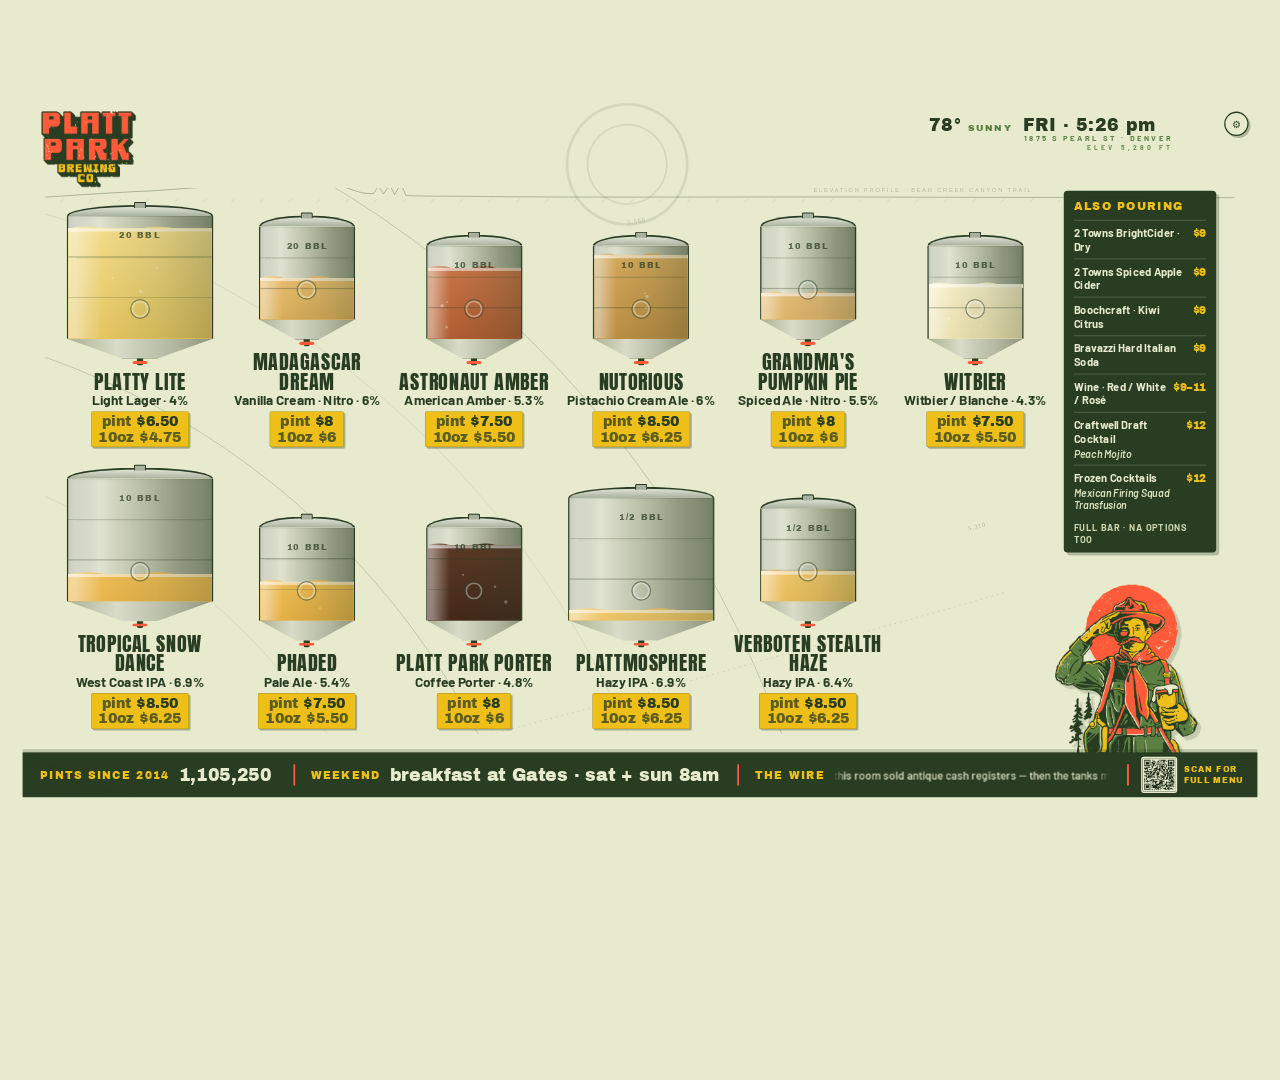
<file: platt-park-live-board-v4-30.html>
<!DOCTYPE html>
<html lang="en">
<head>
<meta charset="UTF-8">
<meta name="viewport" content="width=1920">
<title>Platt Park Brewing Co. — Tap Board</title>
<link href="https://fonts.googleapis.com/css2?family=Archivo+Black&family=Anton&family=Barlow:wght@400;500;600;700&display=swap" rel="stylesheet">
<style>
  :root{
    --cream:#e7eacd; --cream-2:#eef0d9;
    --forest:#293d22; --forest-soft:rgba(41,61,34,.14);
    --verm:#ff5a3a; --mustard:#eebf19; --olive:#5a8142;
  }
  *{margin:0;padding:0;box-sizing:border-box}
  html,body{height:100%}
  body{
    background:#e7eacd; color:#293d22;
    font-family:'Barlow',sans-serif; overflow:hidden;
    transition:background 1s;
  }
  body.scene-hot{background:#f0e8c4}
  body.scene-snow{background:#e2e8e0}
  body.scene-industry{background:#293d22; color:#e7eacd}

  /* print-speckle texture over everything */
  
  .tbody{position:relative;height:150px;overflow:hidden;
    background:linear-gradient(90deg,#9ba18c 0%,#e6e9da 20%,#c2c7b2 48%,#9aa08b 78%,#848a76 100%);
    border-left:3px solid #293d22;border-right:3px solid #293d22}
        
  /* ---------- header ---------- */
  header{position:relative;z-index:5;display:flex;align-items:flex-start;justify-content:space-between;padding:12px 28px 0}
  .brand{display:flex;flex-direction:column;gap:2px}
  .brand .tag{
    font-family:'Barlow';font-weight:700;font-size:13px;letter-spacing:5px;
    color:#5a8142;text-transform:uppercase;padding-left:3px;font-size:15px;
  }
  body.scene-industry .brand .tag{color:#eebf19}
  .brand img{width:150px;height:auto;display:block}
  body.scene-industry .brand img{filter:brightness(1.08) saturate(1.05)}
  .context{display:flex;align-items:center;gap:16px;margin-top:8px}
  .chip{
    font-family:'Archivo Black';font-size:21px;letter-spacing:1px;
    background:#293d22;color:#e7eacd;
    padding:4px 14px;border-radius:4px;line-height:1.22;text-align:center;
    box-shadow:4px 4px 0 rgba(41,61,34,.25);
    font-variant-numeric:tabular-nums;display:flex;align-items:center;gap:9px;
  }
  body.scene-industry .chip{background:#e7eacd;color:#293d22;box-shadow:4px 4px 0 rgba(0,0,0,.35)}
  .quiet{font-family:'Archivo Black';font-size:27px;color:#293d22;letter-spacing:1px;font-variant-numeric:tabular-nums}
  .quiet .wxword{font-size:14px;letter-spacing:2.5px;color:#5a8142}
  body.scene-industry .quiet{color:#e7eacd}
  body.scene-industry .quiet .wxword{color:#eebf19}
  .chip.hh{background:#eebf19;color:#293d22;display:none}
  .chip.kk{background:#ff5a3a;color:#e7eacd;display:none}
  .chip .sub{font-family:'Barlow';font-weight:700;font-size:15px;letter-spacing:2px;opacity:.85}

  /* ---------- event banner ---------- */
  .banner{
    position:relative;z-index:5;margin:14px 40px 0;display:none;align-items:center;gap:16px;
    background:#ff5a3a;color:#e7eacd;
    padding:16px 24px;border-radius:5px;
    box-shadow:5px 5px 0 rgba(41,61,34,.3);
    font-size:22px;font-weight:600;
  }
  .banner.show{display:flex}
  .banner strong{
    font-family:'Archivo Black';font-weight:400;font-size:21px;letter-spacing:1.5px;
    text-transform:uppercase;background:#293d22;padding:4px 12px;border-radius:3px;flex:none;margin-right:22px;
  }
  .banner.gold{background:#eebf19;color:#293d22}
  .banner.gold strong{color:#e7eacd}

  /* ---------- floor ---------- */
  .stage{position:relative;z-index:2;display:flex;padding:4px 26px 5px}
  .floor{
    flex:1;display:grid;grid-template-columns:repeat(6,1fr);
    gap:6px 16px;align-items:end;
  }
  .side{
    flex:none;width:246px;align-self:flex-end;margin:0 4px 6px 16px;font-size:17px;
    background:#293d22;color:#e7eacd;border-radius:6px;
    padding:16px 16px 13px;box-shadow:5px 5px 0 rgba(41,61,34,.28);
  }
  body.scene-industry .side{background:#e7eacd;color:#293d22;box-shadow:5px 5px 0 rgba(0,0,0,.35)}
  .side-h{font-family:'Archivo Black';font-size:18px;letter-spacing:2px;color:#eebf19;text-transform:uppercase;margin-bottom:11px}
  body.scene-industry .side-h{color:#ff5a3a}
  .s-item{padding:8px 0;border-top:2px solid rgba(231,234,205,.16)}
  body.scene-industry .s-item{border-top-color:rgba(41,61,34,.18)}
  .s-item:first-of-type{border-top:none}
  .s-row{display:flex;justify-content:space-between;align-items:baseline;gap:8px}
  .s-name{font-family:'Barlow';font-weight:700;font-size:18px}
  .s-price{white-space:nowrap;font-family:'Archivo Black';font-size:17px;color:#eebf19}
  body.scene-industry .s-price{white-space:nowrap;color:#ff5a3a}
  .s-bar{margin-top:6px;height:7px;border-radius:4px;background:rgba(231,234,205,.22);overflow:hidden}
  body.scene-industry .s-bar{background:rgba(41,61,34,.18)}
  .s-bar i{display:block;height:100%;border-radius:4px;background:#eebf19;transition:width 1.2s ease}
  .s-item.low-side .s-bar i{background:#ff5a3a}
  .s-flavor{margin-top:3px;font-size:17px;font-weight:600;color:#dbe3bd;font-style:italic}
  body.scene-industry .s-flavor{color:#5a8142}
  .s-foot{margin-top:10px;font-size:15px;font-weight:700;letter-spacing:1.3px;color:#cdd6ae;text-transform:uppercase}
  .ranger{
    flex:none;width:230px;display:flex;align-items:flex-end;justify-content:center;
    margin-left:2px;margin-bottom:-24px;transform:translateY(46px);
  }
  .ranger img{width:100%;height:auto;filter:drop-shadow(6px 6px 0 rgba(41,61,34,.18))}

  .unit{position:relative;display:flex;flex-direction:column;align-items:center}
  .tankwrap{position:relative;width:100%;display:flex;justify-content:center;align-items:flex-end}
  /* featured beer gets the sun disc from the poster */
  .sun{
    position:absolute;left:50%;bottom:24px;transform:translateX(-50%);
    width:150%;height:0;padding-bottom:150%;border-radius:50%;background:#ff5a3a;opacity:0;z-index:0;
  }
  .unit.featured .sun{opacity:.9}
  body.scene-fest .unit.featured .sun{width:185%;padding-bottom:185%;opacity:1}
  body.scene-fest .unit.featured .vessel{transform:translateY(-2px) scale(1.02)}
  .unit.featured.gold .sun{background:#eebf19}

  .vessel{position:relative;width:61%;z-index:1}
  .unit.tall .vessel{width:93%}
  .dish{height:18px;border-radius:50% 50% 0 0/100% 100% 0 0;
    background:linear-gradient(180deg,#dfe3d2,#a9b09b);
    border:3px solid #293d22;border-bottom:none;position:relative}
  .dish::after{content:"";position:absolute;left:50%;top:-8px;transform:translateX(-50%);
    width:16px;height:8px;border-radius:3px 3px 0 0;background:#a9b09b;border:2.5px solid #293d22;border-bottom:none}

  .unit.tall .tbody{height:198px}
  .liquid{position:absolute;left:0;right:0;top:0;bottom:-6px;transition:transform 1.4s cubic-bezier(.25,.8,.3,1);will-change:transform}
  .liquid .wave{position:absolute;top:-6px;left:0;width:200%;height:12px;animation:wave 8s linear infinite;opacity:.95}
  @keyframes wave{from{transform:translateX(0)}to{transform:translateX(-50%)}}
  .sheen{position:absolute;top:0;left:0;right:0;bottom:0;pointer-events:none;
    background:linear-gradient(90deg,rgba(255,255,255,.42) 5%,rgba(255,255,255,0) 24%,rgba(41,61,34,.10) 62%,rgba(41,61,34,.26) 100%)}
  .weld{position:absolute;left:0;right:0;height:1.5px;background:rgba(41,61,34,.30)}
  .manway{position:absolute;left:50%;transform:translateX(-50%);bottom:32px;width:32px;height:32px;border-radius:50%;
    border:2.5px solid rgba(41,61,34,.5);box-shadow:inset 0 0 0 3px rgba(255,255,255,.35)}
  .cone{height:32px;background:linear-gradient(90deg,#9ba18c,#dfe3d2 32%,#b3b9a3 70%,#848a76);
    clip-path:polygon(0 0,100% 0,62% 100%,38% 100%);
    filter:drop-shadow(0 2.5px 0 #293d22)}
  .valve{width:10px;height:11px;margin:0 auto;background:#293d22;border-radius:0 0 3px 3px;position:relative}
  .valve::after{content:"";position:absolute;left:-7px;top:4px;width:24px;height:4.5px;background:#ff5a3a;border-radius:3px}
  .size{position:absolute;top:24px;left:50%;transform:translateX(-50%);z-index:3;
    font-family:'Archivo Black';font-size:13.5px;letter-spacing:2px;color:rgba(41,61,34,.72)}
  .pints{position:absolute;top:5px;right:5px;z-index:4;font-family:'Archivo Black';font-size:15px;
    color:#293d22;background:#eebf19;padding:2px 8px;border-radius:3px;font-variant-numeric:tabular-nums;box-shadow:2.5px 2.5px 0 rgba(41,61,34,.3)}
  .blip{position:absolute;right:7px;top:30px;z-index:4;color:#e7eacd;background:#ff5a3a;
    padding:1px 7px;border-radius:3px;font-weight:700;font-size:12.5px;opacity:0}
  .blip.go{animation:blip 1.4s ease forwards}
  @keyframes blip{10%{opacity:1}100%{opacity:0;transform:translateY(-16px)}}

  .unit.low .tbody{box-shadow:0 0 0 3px #eebf19}
  .lowtag{position:absolute;top:44%;left:50%;transform:translateX(-50%) rotate(-4deg);z-index:4;display:none;
    background:#eebf19;color:#293d22;font-family:'Archivo Black';font-size:13.5px;
    letter-spacing:1.2px;padding:3px 8px;border-radius:3px;white-space:nowrap;text-transform:uppercase;max-width:none;
    box-shadow:3px 3px 0 rgba(41,61,34,.3)}
  .unit.low .lowtag{display:block}
  .unit.kicked .liquid{transform:translateY(101%) !important}
  .kicktag{position:absolute;top:0;left:0;right:0;bottom:0;z-index:5;display:none;place-items:center;background:rgba(231,234,205,.72)}
  .unit.kicked .kicktag{display:grid}
  .kicktag span{font-family:'Archivo Black';font-size:20px;color:#ff5a3a;
    border:3px solid #ff5a3a;padding:4px 12px;transform:rotate(-8deg);letter-spacing:2px;border-radius:3px}

  .plate{margin-top:10px;text-align:center;min-height:118px;position:relative;z-index:2}
  .goldflag.sv{background:#cdd2da !important;color:#293d22}
  .goldflag{display:inline-block;background:#eebf19;color:#293d22;font-size:12.5px;letter-spacing:1px;padding:2px 7px;border-radius:3px;margin-right:7px;vertical-align:6px;box-shadow:2px 2px 0 rgba(41,61,34,.3)}
  .plate .name{
    font-family:'Anton',sans-serif;font-size:32px;letter-spacing:1px;line-height:.97;
    text-transform:uppercase;color:#293d22;
  }
  body.scene-industry .goldflag{display:inline-block;background:#eebf19;color:#293d22;font-size:12.5px;letter-spacing:1px;padding:2px 7px;border-radius:3px;margin-right:7px;vertical-align:6px;box-shadow:2px 2px 0 rgba(41,61,34,.3)}
  body.scene-industry .plate .name{color:#e7eacd}
  .plate .meta{color:#293d22;font-size:22px;font-weight:700;margin-top:2px;line-height:1.15}
  body.scene-industry .plate .meta{color:#b9c49a}
  .plate .row2{display:flex;justify-content:center;gap:10px;align-items:center;margin-top:6px}
  .plate .price{
    font-family:'Archivo Black';font-size:23px;color:#293d22;
    background:#eebf19;padding:3px 11px;border-radius:3px;
    box-shadow:2.5px 2.5px 0 rgba(41,61,34,.35);
  }
    .plate .age{color:#5a8142;font-size:15px;margin-top:3px;font-weight:600}
  body.scene-industry .plate .age{color:#93a077}

  /* ---------- rail ---------- */
  .rail{position:relative;z-index:6;height:70px;display:flex;margin-top:6px;
    background:#293d22;color:#e7eacd;box-shadow:0 -5px 0 rgba(41,61,34,.22)}
  body.scene-industry .rail{background:#131f0f}
  .rail .cell{flex:1;display:flex;align-items:center;gap:14px;padding:0 28px;font-size:19px;font-weight:500;
    white-space:nowrap;overflow:hidden;position:relative}
  .rail .cell:nth-child(1){flex:0 0 auto;padding-right:34px}
  .rail .cell:nth-child(2){flex:0 0 470px}
  .rail .cell:nth-child(2) #most{overflow:hidden;text-overflow:ellipsis;white-space:nowrap;min-width:0}
  .rail .cell:nth-child(3){flex:1;min-width:0}
  .rail .cell:nth-child(1){flex:0 0 auto;padding-right:34px}
  .rail .cell:nth-child(2){flex:0 0 auto}
  .rail .cell:nth-child(4){flex:1;min-width:0}
  .rail .cell + .cell::before{content:"";position:absolute;left:0;top:18px;bottom:18px;width:3px;background:#ff5a3a;border-radius:2px}
  .rail .k{font-family:'Archivo Black';font-size:16.5px;letter-spacing:2px;color:#eebf19;text-transform:uppercase}
  .rail .big{font-family:'Archivo Black';font-size:27px;color:#e7eacd;font-variant-numeric:tabular-nums}
  .rail .qrcell{flex:none;padding:0 22px;gap:11px}
  .rail .qrcell img{height:56px;width:56px;border-radius:4px;border:2.5px solid #e7eacd}
  .rail .qrtxt{font-family:'Archivo Black';font-size:12.5px;letter-spacing:1.5px;color:#eebf19;text-transform:uppercase;line-height:1.35}

  /* bubbles + foam: the beer is alive */
  .bub{position:absolute;border-radius:50%;background:rgba(255,255,255,.38);animation:rise linear infinite;pointer-events:none}
  @keyframes rise{0%{transform:translateY(0);opacity:0}14%{opacity:.9}86%{opacity:.55}100%{transform:translateY(-64px);opacity:0}}
  .foam{position:absolute;top:0;left:0;right:0;height:5px;background:rgba(255,255,255,.55);animation:lap 5s ease-in-out infinite alternate}
@keyframes lap{from{transform:translateY(0);opacity:.55}to{transform:translateY(1.6px);opacity:.75}}
.sun{transition:opacity .9s ease}
  /* spotlight cycle */
  .unit .vessel{transition:transform .7s cubic-bezier(.3,.9,.3,1.2)}
  .unit.spotlight .vessel{transform:translateY(-9px) scale(1.05)}
  .unit.spotlight .tbody{box-shadow:0 0 0 3px #ff5a3a}
  .unit.low.spotlight .tbody{box-shadow:0 0 0 3px #eebf19}
  .spotcap{position:absolute;top:-4px;left:50%;transform:translateX(-50%) rotate(-2deg);z-index:6;display:none;max-width:100%;overflow:hidden;text-overflow:ellipsis;
    background:#ff5a3a;color:#e7eacd;font-family:'Archivo Black';font-size:16.5px;letter-spacing:1px;
    padding:5px 12px;border-radius:3px;white-space:nowrap;text-transform:uppercase;box-shadow:3px 3px 0 rgba(41,61,34,.35)}
  .unit.spotlight .spotcap{display:block}
  /* just tapped */
  .newtag{position:absolute;top:44%;left:50%;transform:translateX(-50%) rotate(-4deg);z-index:4;display:none;
    background:#ff5a3a;color:#e7eacd;font-family:'Archivo Black';font-size:15px;letter-spacing:1.5px;
    padding:4px 10px;border-radius:3px;white-space:nowrap;text-transform:uppercase;box-shadow:3px 3px 0 rgba(41,61,34,.3)}
  .unit.justtapped .newtag{display:block}
  /* kick celebration */
  .kickflash{position:fixed;top:0;left:0;right:0;bottom:0;z-index:90;background:#ff5a3a;opacity:0;pointer-events:none;animation:kflash 2.1s ease forwards}
  @keyframes kflash{0%{opacity:0}8%{opacity:.92}30%{opacity:.92}100%{opacity:0}}
  .kickstamp{position:fixed;top:38%;left:50%;z-index:95;pointer-events:none;color:#e7eacd;
    font-family:'Archivo Black';font-size:64px;letter-spacing:3px;text-transform:uppercase;text-align:center;line-height:1.15;
    animation:kslam 2.1s cubic-bezier(.2,1.4,.3,1) forwards}
  .kickstamp small{display:block;font-size:26px;letter-spacing:6px;color:#eebf19}
  @keyframes kslam{0%{transform:translate(-50%,-50%) scale(3) rotate(-14deg);opacity:0}
    14%{transform:translate(-50%,-50%) scale(1) rotate(-6deg);opacity:1}
    78%{transform:translate(-50%,-50%) scale(1) rotate(-6deg);opacity:1}
    100%{transform:translate(-50%,-50%) scale(.94) rotate(-6deg);opacity:0}}
  body.dusk{background:#e2e4c0}
  body.dusk.scene-industry{background:#293d22}
  .flake{position:fixed;top:-12px;color:#7c8b74;z-index:40;animation:fall linear forwards;pointer-events:none}
  @keyframes fall{to{transform:translateY(1134px)}}
  .curtain{position:fixed;top:0;left:0;right:0;bottom:0;z-index:70;display:none;flex-direction:column;align-items:center;justify-content:center;gap:20px;background:#e7eacd;text-align:center}
  .curtain.on{display:flex}
  .curtain.night{background:#293d22}
  .c-ranger{height:475.2px;width:auto;filter:drop-shadow(7px 7px 0 rgba(41,61,34,.18))}
  .c-wm{width:330px;height:auto}
  .c-line{font-family:'Archivo Black';font-size:44px;letter-spacing:2px;color:#293d22;text-transform:uppercase;text-shadow:3px 3px 0 rgba(255,90,58,.4)}
  .curtain.night .c-line{color:#e7eacd}
  .c-sub{font-family:'Barlow';font-weight:700;font-size:21px;letter-spacing:2px;color:#5a8142;text-transform:uppercase}
  .curtain.night .c-sub{color:#eebf19}
  .demo{position:fixed;bottom:76px;right:12px;z-index:50;color:#5a8142;font-size:11.5px;letter-spacing:1px}

/* ---- the wire: slow ticker with a human hand ---- */
#railMsg{overflow:hidden;position:relative;display:flex;align-items:center;flex:1;height:100%;min-width:0}
.wi{display:inline-block;white-space:nowrap;overflow:hidden;text-overflow:ellipsis;max-width:100%;
  opacity:1;transition:opacity .5s ease}
  .wi.fading{opacity:0}
}
.wi{font-family:'Barlow',sans-serif;font-weight:700;font-size:19px;letter-spacing:.3px;color:#e7eacd;padding:0 34px;position:relative}
.wi em{font-style:normal;color:#eebf19}
.wi::after{content:'\2736';position:absolute;right:-7px;color:#ff5a3a;font-size:13px;opacity:.9}
.wi.pour{color:#eebf19}


/* ---- design trio: spotlight loudness, quieter chips, header address line ---- */
.unit.featured .name{font-size:43px;letter-spacing:0;color:#1e2f18}
.unit.featured .price{background:#eebf19;box-shadow:3px 3px 0 rgba(41,61,34,.5)}
.price{background:#f2ecd7;color:#3a512f;box-shadow:none;border:1.5px solid rgba(41,61,34,.28)}
.price .p10{opacity:.75}
header{position:relative}
.addr{position:absolute;right:132px;top:47px;font-family:'Barlow';font-weight:700;font-size:12px;letter-spacing:4px;color:#5a8142}

/* ---- JOURNAL EDITION: field-guide skin ---- */
/* topo contours behind everything (decorative, tone-on-tone) */
.stage::before{content:'';position:absolute;inset:0;z-index:0;pointer-events:none;opacity:.9;
  background-image:url("data:image/svg+xml,%3Csvg%20xmlns=%27http://www.w3.org/2000/svg%27%20width=%271920%27%20height=%271080%27%20viewBox=%270%200%201920%201080%27%3E%3Cpath%20d=%27M0,114%20C60,110%20120,106%20170,104%20C230,100%20280,96%20330,92%20C370,89%20400,87%20428,86%20C446,86%20460,90%20478,96%20C500,104%20516,110%20530,108%20L538,96%20L546,109%20L556,94%20L564,110%20L574,92%20L582,111%20C600,113%20640,112%20700,113%20C900,115%201150,113%201400,114%20C1600,115%201780,114%201920,115%27%20fill=%27none%27%20stroke=%27%23293d22%27%20stroke-width=%271.6%27%20stroke-opacity=%270.34%27/%3E%3Cline%20x1=%2730%27%20y1=%27117%27%20x2=%2724%27%20y2=%27123%27%20stroke=%27%23293d22%27%20stroke-width=%271%27%20stroke-opacity=%27.16%27/%3E%3Cline%20x1=%2776%27%20y1=%27117%27%20x2=%2770%27%20y2=%27123%27%20stroke=%27%23293d22%27%20stroke-width=%271%27%20stroke-opacity=%27.16%27/%3E%3Cline%20x1=%27122%27%20y1=%27117%27%20x2=%27116%27%20y2=%27123%27%20stroke=%27%23293d22%27%20stroke-width=%271%27%20stroke-opacity=%27.16%27/%3E%3Cline%20x1=%27168%27%20y1=%27117%27%20x2=%27162%27%20y2=%27123%27%20stroke=%27%23293d22%27%20stroke-width=%271%27%20stroke-opacity=%27.16%27/%3E%3Cline%20x1=%27214%27%20y1=%27117%27%20x2=%27208%27%20y2=%27123%27%20stroke=%27%23293d22%27%20stroke-width=%271%27%20stroke-opacity=%27.16%27/%3E%3Cline%20x1=%27260%27%20y1=%27117%27%20x2=%27254%27%20y2=%27123%27%20stroke=%27%23293d22%27%20stroke-width=%271%27%20stroke-opacity=%27.16%27/%3E%3Cline%20x1=%27306%27%20y1=%27117%27%20x2=%27300%27%20y2=%27123%27%20stroke=%27%23293d22%27%20stroke-width=%271%27%20stroke-opacity=%27.16%27/%3E%3Cline%20x1=%27352%27%20y1=%27117%27%20x2=%27346%27%20y2=%27123%27%20stroke=%27%23293d22%27%20stroke-width=%271%27%20stroke-opacity=%27.16%27/%3E%3Cline%20x1=%27398%27%20y1=%27117%27%20x2=%27392%27%20y2=%27123%27%20stroke=%27%23293d22%27%20stroke-width=%271%27%20stroke-opacity=%27.16%27/%3E%3Cline%20x1=%27444%27%20y1=%27117%27%20x2=%27438%27%20y2=%27123%27%20stroke=%27%23293d22%27%20stroke-width=%271%27%20stroke-opacity=%27.16%27/%3E%3Cline%20x1=%27490%27%20y1=%27117%27%20x2=%27484%27%20y2=%27123%27%20stroke=%27%23293d22%27%20stroke-width=%271%27%20stroke-opacity=%27.16%27/%3E%3Cline%20x1=%27536%27%20y1=%27117%27%20x2=%27530%27%20y2=%27123%27%20stroke=%27%23293d22%27%20stroke-width=%271%27%20stroke-opacity=%27.16%27/%3E%3Cline%20x1=%27582%27%20y1=%27117%27%20x2=%27576%27%20y2=%27123%27%20stroke=%27%23293d22%27%20stroke-width=%271%27%20stroke-opacity=%27.16%27/%3E%3Cline%20x1=%27628%27%20y1=%27117%27%20x2=%27622%27%20y2=%27123%27%20stroke=%27%23293d22%27%20stroke-width=%271%27%20stroke-opacity=%27.16%27/%3E%3Cline%20x1=%27674%27%20y1=%27117%27%20x2=%27668%27%20y2=%27123%27%20stroke=%27%23293d22%27%20stroke-width=%271%27%20stroke-opacity=%27.16%27/%3E%3Cline%20x1=%27720%27%20y1=%27117%27%20x2=%27714%27%20y2=%27123%27%20stroke=%27%23293d22%27%20stroke-width=%271%27%20stroke-opacity=%27.16%27/%3E%3Cline%20x1=%27766%27%20y1=%27117%27%20x2=%27760%27%20y2=%27123%27%20stroke=%27%23293d22%27%20stroke-width=%271%27%20stroke-opacity=%27.16%27/%3E%3Cline%20x1=%27812%27%20y1=%27117%27%20x2=%27806%27%20y2=%27123%27%20stroke=%27%23293d22%27%20stroke-width=%271%27%20stroke-opacity=%27.16%27/%3E%3Cline%20x1=%27858%27%20y1=%27117%27%20x2=%27852%27%20y2=%27123%27%20stroke=%27%23293d22%27%20stroke-width=%271%27%20stroke-opacity=%27.16%27/%3E%3Cline%20x1=%27904%27%20y1=%27117%27%20x2=%27898%27%20y2=%27123%27%20stroke=%27%23293d22%27%20stroke-width=%271%27%20stroke-opacity=%27.16%27/%3E%3Cline%20x1=%27950%27%20y1=%27117%27%20x2=%27944%27%20y2=%27123%27%20stroke=%27%23293d22%27%20stroke-width=%271%27%20stroke-opacity=%27.16%27/%3E%3Cline%20x1=%27996%27%20y1=%27117%27%20x2=%27990%27%20y2=%27123%27%20stroke=%27%23293d22%27%20stroke-width=%271%27%20stroke-opacity=%27.16%27/%3E%3Cline%20x1=%271042%27%20y1=%27117%27%20x2=%271036%27%20y2=%27123%27%20stroke=%27%23293d22%27%20stroke-width=%271%27%20stroke-opacity=%27.16%27/%3E%3Cline%20x1=%271088%27%20y1=%27117%27%20x2=%271082%27%20y2=%27123%27%20stroke=%27%23293d22%27%20stroke-width=%271%27%20stroke-opacity=%27.16%27/%3E%3Cline%20x1=%271134%27%20y1=%27117%27%20x2=%271128%27%20y2=%27123%27%20stroke=%27%23293d22%27%20stroke-width=%271%27%20stroke-opacity=%27.16%27/%3E%3Cline%20x1=%271180%27%20y1=%27117%27%20x2=%271174%27%20y2=%27123%27%20stroke=%27%23293d22%27%20stroke-width=%271%27%20stroke-opacity=%27.16%27/%3E%3Cline%20x1=%271226%27%20y1=%27117%27%20x2=%271220%27%20y2=%27123%27%20stroke=%27%23293d22%27%20stroke-width=%271%27%20stroke-opacity=%27.16%27/%3E%3Cline%20x1=%271272%27%20y1=%27117%27%20x2=%271266%27%20y2=%27123%27%20stroke=%27%23293d22%27%20stroke-width=%271%27%20stroke-opacity=%27.16%27/%3E%3Cline%20x1=%271318%27%20y1=%27117%27%20x2=%271312%27%20y2=%27123%27%20stroke=%27%23293d22%27%20stroke-width=%271%27%20stroke-opacity=%27.16%27/%3E%3Cline%20x1=%271364%27%20y1=%27117%27%20x2=%271358%27%20y2=%27123%27%20stroke=%27%23293d22%27%20stroke-width=%271%27%20stroke-opacity=%27.16%27/%3E%3Cline%20x1=%271410%27%20y1=%27117%27%20x2=%271404%27%20y2=%27123%27%20stroke=%27%23293d22%27%20stroke-width=%271%27%20stroke-opacity=%27.16%27/%3E%3Cline%20x1=%271456%27%20y1=%27117%27%20x2=%271450%27%20y2=%27123%27%20stroke=%27%23293d22%27%20stroke-width=%271%27%20stroke-opacity=%27.16%27/%3E%3Cline%20x1=%271502%27%20y1=%27117%27%20x2=%271496%27%20y2=%27123%27%20stroke=%27%23293d22%27%20stroke-width=%271%27%20stroke-opacity=%27.16%27/%3E%3Cline%20x1=%271548%27%20y1=%27117%27%20x2=%271542%27%20y2=%27123%27%20stroke=%27%23293d22%27%20stroke-width=%271%27%20stroke-opacity=%27.16%27/%3E%3Cline%20x1=%271594%27%20y1=%27117%27%20x2=%271588%27%20y2=%27123%27%20stroke=%27%23293d22%27%20stroke-width=%271%27%20stroke-opacity=%27.16%27/%3E%3Cline%20x1=%271640%27%20y1=%27117%27%20x2=%271634%27%20y2=%27123%27%20stroke=%27%23293d22%27%20stroke-width=%271%27%20stroke-opacity=%27.16%27/%3E%3Cline%20x1=%271686%27%20y1=%27117%27%20x2=%271680%27%20y2=%27123%27%20stroke=%27%23293d22%27%20stroke-width=%271%27%20stroke-opacity=%27.16%27/%3E%3Cline%20x1=%271732%27%20y1=%27117%27%20x2=%271726%27%20y2=%27123%27%20stroke=%27%23293d22%27%20stroke-width=%271%27%20stroke-opacity=%27.16%27/%3E%3Cline%20x1=%271778%27%20y1=%27117%27%20x2=%271772%27%20y2=%27123%27%20stroke=%27%23293d22%27%20stroke-width=%271%27%20stroke-opacity=%27.16%27/%3E%3Cline%20x1=%271824%27%20y1=%27117%27%20x2=%271818%27%20y2=%27123%27%20stroke=%27%23293d22%27%20stroke-width=%271%27%20stroke-opacity=%27.16%27/%3E%3Cline%20x1=%271870%27%20y1=%27117%27%20x2=%271864%27%20y2=%27123%27%20stroke=%27%23293d22%27%20stroke-width=%271%27%20stroke-opacity=%27.16%27/%3E%3Ctext%20x=%27428%27%20y=%2776%27%20text-anchor=%27middle%27%20font-weight=%27700%27%20font-family=%27Barlow,sans-serif%27%20font-size=%2710.5%27%20letter-spacing=%272%27%20fill=%27%23293d22%27%20fill-opacity=%270.46%27%3E%E2%96%B3%20MT%20MORRISON%20%C2%B7%207,881%3C/text%3E%3Ctext%20x=%27558%27%20y=%2780%27%20text-anchor=%27middle%27%20font-family=%27Barlow,sans-serif%27%20font-size=%279.5%27%20letter-spacing=%273%27%20fill=%27%23293d22%27%20fill-opacity=%270.4%27%3ERED%20ROCKS%3C/text%3E%3Ctext%20x=%271240%27%20y=%27105%27%20font-family=%27Barlow,sans-serif%27%20font-size=%279%27%20letter-spacing=%273%27%20fill=%27%23293d22%27%20fill-opacity=%270.3%27%3EELEVATION%20PROFILE%20%C2%B7%20BEAR%20CREEK%20CANYON%20TRAIL%3C/text%3E%3Cpath%20d=%27M618,1403%20A1050,1050%200%200%200%20-190,535%27%20fill=%27none%27%20stroke=%27%23293d22%27%20stroke-width=%271.0%27%20stroke-opacity=%270.15%27/%3E%3Cpath%20d=%27M826,1372%20A1260,1260%200%200%200%20-144,331%27%20fill=%27none%27%20stroke=%27%23293d22%27%20stroke-width=%271.6%27%20stroke-opacity=%270.22%27/%3E%3Cpath%20d=%27M1043,1339%20A1480,1480%200%200%200%20-96,116%27%20fill=%27none%27%20stroke=%27%23293d22%27%20stroke-width=%271.0%27%20stroke-opacity=%270.15%27/%3E%3Cpath%20d=%27M1271,1304%20A1710,1710%200%200%200%20-45,-108%27%20fill=%27none%27%20stroke=%27%23293d22%27%20stroke-width=%271.6%27%20stroke-opacity=%270.22%27/%3E%3Ctext%20x=%27630%27%20y=%27760%27%20font-family=%27Georgia,serif%27%20font-size=%2710%27%20letter-spacing=%271.5%27%20fill=%27%23293d22%27%20fill-opacity=%270.34%27%20transform=%27rotate(-24%20630%20760)%27%3E5,420%3C/text%3E%3Ctext%20x=%271490%27%20y=%27652%27%20font-family=%27Georgia,serif%27%20font-size=%2710%27%20letter-spacing=%271.5%27%20fill=%27%23293d22%27%20fill-opacity=%270.34%27%20transform=%27rotate(-14%201490%20652)%27%3E5,310%3C/text%3E%3Ctext%20x=%27940%27%20y=%27158%27%20font-family=%27Georgia,serif%27%20font-size=%2710%27%20letter-spacing=%271.5%27%20fill=%27%23293d22%27%20fill-opacity=%270.3%27%20transform=%27rotate(-8%20940%20158)%27%3E5,560%3C/text%3E%3Cpath%20d=%27M300,1080%20C640,1010%201020,900%201380,800%20C1460,778%201515,762%201548,752%27%20fill=%27none%27%20stroke=%27%23293d22%27%20stroke-width=%271.3%27%20stroke-opacity=%270.22%27%20stroke-dasharray=%272,7%27/%3E%3Ctext%20x=%27700%27%20y=%27995%27%20font-family=%27Barlow,sans-serif%27%20font-size=%278.5%27%20letter-spacing=%274%27%20fill=%27%23293d22%27%20fill-opacity=%270.28%27%20transform=%27rotate(-10%20700%20995)%27%3ETRAIL%3C/text%3E%3C/svg%3E");background-repeat:no-repeat;background-size:cover;background-position:center}
/* passport cancellation stamp in the header quiet zone */
.stamp{position:absolute;left:840px;top:-4px;width:200px;height:200px;opacity:.10;z-index:0;transform:rotate(-9deg);pointer-events:none;z-index:0}
/* elevation tag under the address */
.elev{position:absolute;right:132px;top:63px;font-family:'Barlow';font-weight:700;font-size:10.5px;letter-spacing:5px;color:#5a8142;opacity:.85}
/* field-guide fermenters: ink outlines, flatter print shading, weld seam */
.tbody{background:linear-gradient(90deg,#aab095 0%,#dfe2cf 22%,#c6cab4 50%,#a3a890 80%,#959b83 100%);
  border-left:2.5px solid #2c3b22;border-right:2.5px solid #2c3b22;
  box-shadow:inset 0 0 0 1px rgba(41,61,34,.22), inset 0 -6px 14px rgba(41,61,34,.12)}
.tbody::after{content:'';position:absolute;left:6%;right:6%;top:34%;border-top:1.5px dashed rgba(41,61,34,.22);z-index:5;pointer-events:none}
.cone{background:linear-gradient(90deg,#aab095,#d8dcc8 34%,#b3b8a1 72%,#8f957d);
  filter:drop-shadow(0 2.5px 0 #2c3b22)}
.dish{filter:saturate(.9)}

/* ---- light pass: gentle vignette + warmth pooling at the spotlight ---- */
body::after{content:'';position:fixed;inset:0;pointer-events:none;z-index:60;
  background:radial-gradient(ellipse 118% 110% at 50% 42%, transparent 62%, rgba(28,38,18,.075) 100%)}
.unit.featured .tankwrap{position:relative}
.unit.featured .tankwrap::before{content:'';position:absolute;inset:-46px -34px;pointer-events:none;z-index:0;
  background:radial-gradient(circle at 50% 38%, rgba(238,191,25,.14), rgba(238,191,25,.05) 48%, transparent 68%)}





/* ---- subtle life: liquid drift, sun breath, register clunk ---- */
.wave{animation:drift 9s ease-in-out infinite alternate}
@keyframes drift{from{transform:translateX(-2.5px)}to{transform:translateX(2.5px)}}
.sun{animation:breathe 9s ease-in-out infinite}
@keyframes breathe{0%,100%{transform:scale(1)}50%{transform:scale(1.014)}}
#odo.odoTick{animation:clunk .5s cubic-bezier(.3,1.6,.5,1)}
@keyframes clunk{0%{transform:translateY(0)}35%{transform:translateY(2.5px)}100%{transform:translateY(0)}}
#odo{display:inline-block}



/* medal plaques: hung on the steel, where medals live */
.tbody{position:relative}
.tplaque{position:absolute;left:50%;top:47%;transform:translate(-50%,-50%) rotate(-2deg);
  background:#eebf19;color:#293d22;font-family:'Barlow';font-weight:800;font-size:11.5px;
  letter-spacing:.8px;text-align:center;line-height:1.25;padding:4px 9px;border-radius:3px;
  max-width:86%;box-shadow:2px 2px 0 rgba(41,61,34,.35), inset 0 0 0 1.5px rgba(41,61,34,.25);z-index:3}
.tplaque.sv{background:#b9c0ca;box-shadow:2px 2px 0 rgba(41,61,34,.45), inset 0 0 0 1.5px rgba(41,61,34,.4)}

/* rail v2: fixed frame, crawling wire */
.rail .cell:nth-child(1),.rail .cell:nth-child(2){flex:0 0 auto}
.rail .cell:nth-child(4){flex:1 1 0;min-width:0}
#railMsg{-webkit-mask-image:linear-gradient(90deg,transparent,black 4%,black 96%,transparent);mask-image:linear-gradient(90deg,transparent,black 4%,black 96%,transparent)}
.wireStrip{display:inline-flex;white-space:nowrap;will-change:transform;animation:wcrawl var(--wd,80s) linear infinite}
.wireStrip .wi{padding-right:64px;font-size:17.5px}
@keyframes wcrawl{to{transform:translateX(-50%)}}
</style>
</head>
<body>





<header>
  <div class="brand">
    <img src="[data-uri]" alt="Platt Park Brewing Co.">
  </div>
  <div class="context" style="padding-right:130px">
    <span class="chip hh" id="hhChip"></span>
    <span class="chip kk" id="kChip"></span>
    <span class="quiet"><span id="wxDeg">78°</span> <span id="wxIco" class="wxword">SUNNY</span></span>
    <span class="quiet" id="clock"></span><span class="addr">1875 S PEARL ST · DENVER</span><span class="elev">ELEV 5,280 FT</span>
  </div>
<svg class="stamp" viewBox="0 0 120 120"><defs><path id="stc" d="M60,60 m-46,0 a46,46 0 1,1 92,0 a46,46 0 1,1 -92,0"/></defs><circle cx="60" cy="60" r="56" fill="none" stroke="#293d22" stroke-width="2.5"/><circle cx="60" cy="60" r="37" fill="none" stroke="#293d22" stroke-width="1.5"/><text font-family="Archivo Black, sans-serif" font-size="10" letter-spacing="1.1" fill="#293d22"><textPath href="#stc">PLATT PARK BREWING CO • SOUTH PEARL ST •</textPath></text><text x="60" y="57" text-anchor="middle" font-family="Archivo Black" font-size="12" fill="#293d22">EST</text><text x="60" y="73" text-anchor="middle" font-family="Archivo Black" font-size="15" fill="#293d22">2014</text></svg></header>

<div class="banner" id="banner"></div>

<div class="stage">
  <div class="floor" id="floor"></div>
  <div class="sidecol">
<div class="side" id="side">
    <div class="side-h">Also pouring</div>
    <div class="s-item" id="s-cider"><div class="s-row"><span class="s-name">2 Towns BrightCider · Dry</span><span class="s-price">$9</span></div></div>
    <div class="s-item"><div class="s-row"><span class="s-name">2 Towns Spiced Apple Cider</span><span class="s-price">$9</span></div></div>
    <div class="s-item" id="s-seltzer"><div class="s-row"><span class="s-name">Boochcraft · Kiwi Citrus</span><span class="s-price">$9</span></div></div>
        <div class="s-item"><div class="s-row"><span class="s-name">Bravazzi Hard Italian Soda</span><span class="s-price">$9</span></div></div>
    <div class="s-item"><div class="s-row"><span class="s-name">Wine · Red / White / Rosé</span><span class="s-price">$9–11</span></div></div>
    <div class="s-item"><div class="s-row"><span class="s-name">Craftwell Draft Cocktail</span><span class="s-price">$12</span></div><div class="s-flavor">Peach Mojito</div></div>
    <div class="s-item frozen"><div class="s-row"><span class="s-name">Frozen Cocktails</span><span class="s-price">$12</span></div><div class="s-flavor" id="sFlavor">Mexican Firing Squad<br>Transfusion</div></div>
    <div class="s-foot">Full bar · NA options too</div>
      </div>
  <div class="ranger"><img src="[data-uri]" alt=""></div>
</div>
</div>

<div class="rail">
  <div class="cell"><span class="k">Pints since 2014</span><span id="odo" class="big">1,080,448</span></div>
  <div class="cell"><span class="k" id="mostK">Most poured today</span><span id="most" class="big">—</span></div>
  <div class="cell" id="wingCell" style="display:none"><span class="k">Wings down</span><span id="wings" class="big">0</span></div>
  <div class="cell"><span class="k" id="railK">House rule</span><span id="railMsg" style="min-width:0;overflow:hidden;flex:1">Every beer brewed 40 feet from your glass</span></div>
  <div class="cell qrcell"><img id="qr" src="[data-uri]" alt="QR"><span class="qrtxt">Scan for<br>full menu</span></div>
</div>
<div class="curtain" id="curtain">
  <img class="c-ranger" id="cRanger" alt="">
  <img class="c-wm" id="cWm" alt="">
  <div class="c-line" id="cLine"></div>
  <div class="c-sub" id="cSub"></div>
</div>
<div class="demo" id="demoTag"></div>

<script>
const $ = id => document.getElementById(id);
let prev = {}, prevKick = {}, odo = 1080448;
setInterval(function(){ if(!window.__LIVE){ var o=$('odo'); if(o){
  /* audited count through Sep 10 2026, advancing at the audited 2026 average (292.6 pints/day) */
  var mins=(Date.now()-new Date('2026-09-11T00:00:00-06:00').getTime())/60000;
  o.textContent=Math.floor(1080448 + Math.max(0,mins)*0.203188).toLocaleString();
} } }, 15000);
(function(){ var o=$('odo'); if(o&&!window.__LIVE){ var mins=(Date.now()-new Date('2026-09-11T00:00:00-06:00').getTime())/60000; o.textContent=Math.floor(1080448+Math.max(0,mins)*0.203188).toLocaleString(); } })();
const NOTES = {
  'chela':'last keg',
  'oktoberfest':'the fest beer',
  'plattmosphere':'the flagship hazy',
  'nutorious':'us open gold 2026',
  'tropical-snow-dance':'juicy, then gone',
  'platty-lite':'the all-day lager',
  'nadare':'crisp as a lift line',
  'pacific-detour':'final kegs',
  'astronaut-amber':'toasty and toasted',
  'witbier':'sunshine in a glass',
  'madagascar-dream':'vanilla on nitro velvet',
  'kakou':'a golden stout, trust us',
  'watermelon-sour':'berliner-style tart · small batch',
  'fresh-hop-pale':'hops picked this week'
};
const HOUSE = [
  'Every beer brewed 40 feet from your glass',
  '1875 S Pearl St · Platt Park, Denver',
  'Order everything right here at the bar',
  'To-go food + pickup: Gates window on the sidewalk',
  'Crowlers to go · any tank, sealed at the bar',
  'Dog friendly patio · water bowls on request',
  'Family owned on South Pearl since 2014'
];
let houseIx = 0; /* wire ticker owns railMsg now */
let spotIx = -1;
function celebrateKick(name){
  const f=document.createElement('div'); f.className='kickflash'; document.body.appendChild(f);
  const st=document.createElement('div'); st.className='kickstamp';
  st.innerHTML=`Tank kicked<small>${name}</small>`; document.body.appendChild(st);
  setTimeout(()=>{f.remove();st.remove();},2200);
}
const stars = r => r ? '●'.repeat(Math.round(r))+'○'.repeat(5-Math.round(r))+` <small>${r.toFixed(2)}</small>` : 'new';
const daysAgo = ts => { if(!ts) return ''; const d=Math.floor((Date.now()-ts)/86400000); if(d===0) return 'fresh · tapped today'; return d<=10?`fresh · tapped ${d}d ago`:''; };

function render(s){
  const _p=new Intl.DateTimeFormat('en-US',{timeZone:'America/Denver',weekday:'short',hour:'numeric',minute:'2-digit'}).formatToParts(new Date()).reduce((o,x)=>(o[x.type]=x.value,o),{}); $('clock').textContent=_p.weekday.toUpperCase()+' · '+_p.hour+':'+_p.minute+' '+(_p.dayPeriod||'').toLowerCase();
  const curtain=s.context&&s.context.curtain;
  const cv=$('curtain');
  if(curtain){
    cv.classList.add('on'); cv.classList.toggle('night',curtain==='goodnight');
    if(!$('cRanger').src){$('cRanger').src=document.querySelector('.ranger img').src;$('cWm').src=document.querySelector('.brand img').src;}
    $('cLine').textContent=curtain==='goodnight'?"That's last call":'Doors at 11';
    $('cSub').textContent=curtain==='goodnight'?'See you tomorrow · open 11am':'Gates breakfast next door til 11';
  } else cv.classList.remove('on');
  const wxWord={default:'SUNNY',hot:'HOT',snow:'SNOW',rain:'RAIN',cold:'COLD'};
  if (s.weather){
    $('wxIco').textContent=wxWord[s.weather.scene]||'SUNNY'; $('wxDeg').textContent=s.weather.label;
    const ev=s.context&&s.context.event, phase=s.context&&s.context.eventPhase;
    let cls='';
    if (s.weather.scene && s.weather.scene!=='default') cls='scene-'+s.weather.scene;
    if (ev&&ev.title==='Industry night' && phase==='run') cls='scene-industry';
    if (ev&&ev.fest && phase==='run') cls+=' scene-fest';
    document.body.className=cls;
    if(cls.includes('scene-industry')) $('wxIco').textContent='NIGHT';
    snow(s.weather.scene==='snow');
  }
  const hh=s.context&&s.context.happyHour;
  $('hhChip').style.display=hh?'flex':'none';
  if(hh) $('hhChip').innerHTML=`HAPPY HOUR <span class="sub">${hh.minutesLeft} MIN LEFT</span>`;
  const k=s.context&&s.context.kitchen;
  $('kChip').style.display=k?'flex':'none';
  if(k) $('kChip').innerHTML=`KITCHEN <span class="sub">CLOSES IN ${k.minutesLeft} MIN</span>`;

  const ev=s.context&&s.context.event, phase=s.context&&s.context.eventPhase, b=$('banner');
  b.classList.remove('gold');
  if(ev && phase==='run'){ b.innerHTML=`<strong>${ev.title}</strong> ${ev.banner}`; b.classList.add('show');document.body.classList.add('bn'); if(ev.wingCounter) b.classList.add('gold'); }
  else if(ev && phase==='promote'){ b.innerHTML=`<strong>Tonight</strong> ${ev.promo}`; b.classList.add('show');document.body.classList.add('bn'); }
  else if(s.weather&&s.weather.banner){ b.innerHTML=`<strong>${wxWord[s.weather.scene]||''} DAY</strong> ${s.weather.banner}`; b.classList.add('show'); }
  else b.classList.remove('show');

  $('wingCell').style.display=(ev&&ev.wingCounter&&phase==='run')?'flex':'none';
  $('wings').textContent=(s.wingsToday||0).toLocaleString();
  if(s.mostPoured){$('most').textContent=`${s.mostPoured.name} · ${s.mostPoured.pouredTodayPints} pt`;}else if(window.__LIVE){$('most').textContent='—';}
  const _mk=$('mostK'); if(_mk) _mk.textContent=window.__LIVE?'Most poured today':'To go';

  const floor=$('floor');
  (function(){
    const n=s.beers.length;
    const cols = n<=6 ? Math.max(n,1) : Math.ceil(n/2);
    floor.style.gridTemplateColumns='repeat('+cols+','+(n>=15?'minmax(0,1fr)':'1fr')+')';
    floor.classList.toggle('dense', n>=15);
    floor.classList.toggle('single',n<=6);
    // prune tanks for beers no longer in the feed
    const ids=new Set(s.beers.map(b=>'u-'+b.id));
    [...floor.querySelectorAll('.unit')].forEach(u=>{ if(!ids.has(u.id)) u.remove(); });
  })();
  for(const beer of s.beers){
    let u=document.getElementById('u-'+beer.id);
    if(!u){
      u=document.createElement('div'); u.id='u-'+beer.id;
      u.innerHTML=`
        <div class="tankwrap"><span class="spotcap"></span><div class="sun"></div><div class="vessel">
          <div class="dish"></div>
          <div class="tbody">
            <span class="size"></span><span class="blip">−1</span>
            <span class="lowtag">Running low</span>
            <span class="newtag">Just tapped</span>
            <div class="kicktag"><span>Tank empty</span></div>
            <div class="liquid"><svg class="wave" viewBox="0 0 200 12" preserveAspectRatio="none"><path d="M0 6 Q12.5 0 25 6 T50 6 T75 6 T100 6 T125 6 T150 6 T175 6 T200 6 V12 H0 Z"/></svg><div class="foam"></div><span class="bub" style="left:22%;top:74px;--rise:-66px;width:4px;height:4px;animation-duration:4.6s"></span><span class="bub" style="left:52%;top:96px;--rise:-88px;width:3px;height:3px;animation-duration:6s;animation-delay:1.2s"></span><span class="bub" style="left:76%;top:58px;--rise:-50px;width:5px;height:5px;animation-duration:5.2s;animation-delay:2.3s"></span></div>
            <div class="sheen"></div><div class="weld" style="top:33%"></div><div class="weld" style="top:66%"></div><div class="manway"></div>
          </div>
          <div class="cone"></div><div class="valve"></div>
        </div></div>
        <div class="plate">
          <div class="name"></div><div class="meta"></div>
          <div class="row2"><span class="price"></span></div>
          <div class="age"></div>
        </div>`;
      floor.appendChild(u);
      u.querySelector('.wave').style.animationDelay = (-Math.random()*8).toFixed(2)+'s';
      u.querySelectorAll('.bub').forEach(bb=>{
        bb.style.left=(12+Math.random()*72).toFixed(0)+'%';
        const t=40+Math.random()*70; bb.style.top=t+'px'; bb.style.setProperty('--rise',(-(t-8))+'px');
        bb.style.animationDuration=(3.8+Math.random()*3).toFixed(2)+'s';
        bb.style.animationDelay=(-Math.random()*6).toFixed(2)+'s';
      });
    }
    const fresh = beer.tappedAt && (Date.now()-beer.tappedAt) < 3600000;
    u.className='unit'+(beer.tall?' tall':'')+(beer.featured?' featured spotlight':'')+(beer.low&&!fresh?' low':'')+(beer.kicked?' kicked':'')+(beer.medal?' gold':'')+(fresh&&!beer.kicked?' justtapped':'');
    u.querySelector('.spotcap').textContent=NOTES[beer.id]||'';
    var smallV=(beer.vessel==='keg-half'||beer.vessel==='serve6');u.querySelector('.lowtag').textContent = beer.pct<=0.04 ? (smallV?'Last pours':'Almost gone') : (smallV?'Low':'Running low');
    u.querySelector('.size').textContent=beer.vesselLabel;
    const liq=u.querySelector('.liquid');
    const shown=Math.max(0,beer.pct*0.94);
    liq.style.transform=`translateY(${(1-shown)*100}%)`;
    liq.style.background=`linear-gradient(${beer.colorTop},${beer.color})`;
    liq.querySelector('.wave').style.fill=beer.colorTop;
    u.querySelector('.name').innerHTML=beer.name;
    (function(){var tb=u.querySelector('.tbody');var pl=tb.querySelector('.tplaque');if(beer.medal){if(!pl){pl=document.createElement('div');pl.className='tplaque';tb.appendChild(pl);}pl.className='tplaque'+(beer.medal==='silver'?' sv':'');pl.textContent=beer.medalText||(beer.medal==='silver'?'SILVER':'GOLD');}else if(pl){pl.remove();}})();
    u.querySelector('.meta').textContent=`${beer.style} · ${beer.abv}%`;
    u.querySelector('.price').innerHTML=((beer.pourNote||beer.tenOzOnly)?'<span class="p10">10oz</span> $'+beer.price.toFixed(2).replace(/\.00$/,''):'<span class="p10">pint</span> $'+beer.price.toFixed(2).replace(/\.00$/,'')+(beer.price10?'<br><span class="p10">10oz $'+beer.price10.toFixed(2).replace(/\.00$/,'')+'</span>':''));
    u.querySelector('.age').textContent=daysAgo(beer.tappedAt);
    const was=prev[beer.id];
    if(was!==undefined && beer.remainingOz<was){
      odo += Math.max(1, Math.round((was-beer.remainingOz)/16));
      const bl=u.querySelector('.blip');
      bl.textContent='−'+Math.round((was-beer.remainingOz)/16*10)/10+' pt';
      bl.classList.remove('go'); void bl.offsetWidth; bl.classList.add('go');
    }
    prev[beer.id]=beer.remainingOz;
  }
  if(s.side){
    for(const it of s.side){
      const el=$('s-'+it.id); if(!el) continue;
      const bar=el.querySelector('.s-bar i'); if(bar) bar.style.width=(it.pct*100)+'%';
      el.classList.toggle('low-side', it.pct<=0.15);
    }
    if(s.side.find(x=>x.id==='frozen')) $('sFlavor').innerHTML=s.side.find(x=>x.id==='frozen').flavor;
  }
  // odometer + kick detection
  for(const beer of s.beers){
    if(beer.kicked && prevKick[beer.id]===false) celebrateKick(beer.name);
    prevKick[beer.id]=beer.kicked;
  }
  if(window.__LIVE) $('odo').textContent=odo.toLocaleString(); /* showcase: the audited pace is the only writer */
  $('demoTag').textContent='';
}

let snowTimer=null;
function snow(on){
  if(on&&!snowTimer){snowTimer=setInterval(()=>{const f=document.createElement('span');f.className='flake';f.textContent='❄';f.style.left=Math.random()*1920+'px';f.style.fontSize=(8+Math.random()*10)+'px';f.style.animationDuration=(4+Math.random()*5)+'s';document.body.appendChild(f);setTimeout(()=>f.remove(),9500);},300);}
  if(!on&&snowTimer){clearInterval(snowTimer);snowTimer=null;document.querySelectorAll('.flake').forEach(f=>f.remove());}
}

// LIVE SEED from Square sales Mon Sep 7 → Thu Sep 10, 2026
const CAP={tank20:79360,tank10:39680,serve6:5280,'keg-half':1984};
const SIM={beers:[
 {id:'oktoberfest',name:'Oktoberfest',style:'Märzen',abv:5.4,price10:4.75,price:7.5,rating:3.63,vessel:'tank20',vesselLabel:'20 BBL',tall:true,featured:true,color:'#c77a1e',colorTop:'#e8a53a',remainingOz:67456,tappedAt:Date.now()-86400000*3},
 {id:'plattmosphere',name:'Plattmosphere',style:'Hazy IPA',abv:6.9,price10:5.25,price:8.5,rating:3.82,vessel:'tank20',vesselLabel:'20 BBL',tall:true,medal:'silver',medalText:'STATE FAIR SILVER',color:'#d9a83c',colorTop:'#efc76a',remainingOz:5952,tappedAt:Date.now()-86400000*9},
 {id:'nutorious',name:'Nutorious',style:'Pistachio Cream Ale',abv:6.0,price10:5.0,price:8.5,rating:3.88,vessel:'tank10',vesselLabel:'10 BBL',medal:'gold',medalText:'US OPEN GOLD',color:'#b7893f',colorTop:'#d4a95c',remainingOz:4999,tappedAt:Date.now()-86400000*18},
 {id:'tropical-snow-dance',name:'Tropical Snow Dance',style:'West Coast IPA',abv:6.9,price10:5.25,price:8.5,rating:3.74,vessel:'tank20',vesselLabel:'20 BBL',tall:true,color:'#d69a2b',colorTop:'#eebd55',remainingOz:19840,tappedAt:Date.now()-86400000*12},
 {id:'platty-lite',name:'Platty Lite',style:'Light Lager',abv:4.0,price10:4.25,price:6.5,rating:3.56,vessel:'tank20',vesselLabel:'20 BBL',tall:true,medal:'silver',medalText:'STATE FAIR SILVER',color:'#e3c25a',colorTop:'#f2dc8a',remainingOz:6745,tappedAt:Date.now()-86400000*6},
 {id:'nadare',name:'Nadare',style:'Japanese Rice Lager',abv:5.2,price10:4.75,price:7.5,rating:3.37,vessel:'tank10',vesselLabel:'10 BBL',color:'#e8d58a',colorTop:'#f5e9b3',remainingOz:32140,tappedAt:Date.now()-86400000*2},
 {id:'astronaut-amber',name:'Astronaut Amber',style:'American Amber',abv:5.3,price10:4.75,price:7.5,rating:3.51,vessel:'tank10',vesselLabel:'10 BBL',color:'#a8542a',colorTop:'#c97648',remainingOz:31347,tappedAt:Date.now()-86400000*15},
 {id:'witbier',name:'Witbier',style:'Witbier / Blanche',abv:4.3,price10:4.75,price:7.5,rating:3.6,vessel:'tank10',vesselLabel:'10 BBL',color:'#e6d9a0',colorTop:'#f3ecc4',remainingOz:1904,tappedAt:Date.now()-86400000*4},
 {id:'chela',name:'Chela Morena',style:'Mexican Dark Lager',abv:4.9,price10:4.5,price:7.0,rating:3.74,vessel:'keg-half',vesselLabel:'1/2 BBL',color:'#6e4a2a',colorTop:'#8a5f38',remainingOz:1091,tappedAt:Date.now()-86400000*6},
 {id:'madagascar-dream',name:'Madagascar Dream',style:'Vanilla Cream · Nitro',abv:6.0,price10:5.0,price:8.0,rating:3.75,vessel:'tank10',vesselLabel:'10 BBL',color:'#c9973c',colorTop:'#e6bd6e',remainingOz:19840,tappedAt:Date.now()-86400000*21},
 {id:'kakou',name:'KĀKOU',style:'Golden Stout · Nitro',abv:5.8,price10:5.25,price:8.5,rating:3.9,vessel:'tank10',vesselLabel:'10 BBL',color:'#dfa93c',colorTop:'#eec468',remainingOz:1267,tappedAt:Date.now()-86400000*8},
]
,poured:{'oktoberfest':16,'platty-lite':16,'plattmosphere':16,'astronaut-amber':16,'chela':10},wings:847,side:[{id:'cider',pct:.62},{id:'seltzer',pct:.34},{id:'frozen',flavor:'Mexican Firing Squad<br>Transfusion'}]};

/* ── LIVE TAP DATA ─────────────────────────────────────────────────
   What's pouring lives in beers.json, not in this file.

   On boot we load it synchronously so the board renders the real list
   immediately. Every 60s we re-check; if the file changed, the page
   reloads. A reload on a wall display is invisible and it's bulletproof
   — no half-rendered tanks.

   If beers.json is missing or the network is down, the list compiled
   into this file below is used instead, so the board never goes blank.

   >> EDIT beers.json TO CHANGE WHAT'S POURING. Never edit this file. */
const FALLBACK_BEERS = SIM.beers.slice();
let _tapStamp = null;

(function bootTaps(){
  try{
    const x = new XMLHttpRequest();
    x.open('GET', 'beers.json?t=' + Date.now(), false);   // sync: kiosk boot
    x.send(null);
    if(x.status >= 200 && x.status < 300){
      const d = JSON.parse(x.responseText);
      if(d && Array.isArray(d.beers) && d.beers.length){
        // beers.json stores freshness as plain days; the board wants a timestamp
        d.beers.forEach(function(b){
          b.tappedAt = Date.now() - 86400000 * (b.tappedDaysAgo || 0);
        });
        SIM.beers  = d.beers;
        _tapStamp  = d.updated || null;
        console.log('[taps] booted with ' + d.beers.length + ' beers from beers.json');
        return;
      }
    }
    throw new Error('HTTP ' + x.status);
  }catch(e){
    console.warn('[taps] beers.json unavailable, using built-in list:', e.message);
    SIM.beers = FALLBACK_BEERS.slice();
  }
})();

async function checkTaps(){
  try{
    const r = await fetch('beers.json?t=' + Date.now(), {cache:'no-store'});
    if(!r.ok) return;
    const d = await r.json();
    if(!d || !Array.isArray(d.beers) || !d.beers.length) return;
    if(_tapStamp && d.updated && d.updated !== _tapStamp){
      console.log('[taps] change detected — reloading');
      location.reload();
    }
  }catch(e){ /* offline: keep showing what we have */ }
}
setInterval(checkTaps, 60000);

setInterval(function(){ var n=new Date();
  if(n.getHours()===3 && n.getMinutes()===0) location.reload(true);
}, 60000);


window.__scene='default';
const NEXT={id:'fresh-hop-pale',name:'Fresh Hop Pale',style:'Wet Hop Pale Ale',abv:5.5,price:8.0,rating:0,vessel:'tank10',vesselLabel:'10 BBL',color:'#b8cf5e',colorTop:'#d4e88a',remainingOz:39680,tappedAt:Date.now()};
function payload(){
  const scenes={
    default:{weather:{scene:'default',icon:'☀️',label:'78°'},context:{}},
    hot:{weather:{scene:'hot',icon:'🔥',label:'94°',banner:'Scorcher. Lagers and the slushie machine up top.'},context:{}},
    snow:{weather:{scene:'snow',icon:'❄️',label:'28°',banner:'Snow day. Nitro pours lead the board.'},context:{}},
    industry:{weather:{scene:'default',icon:'🌙',label:'66°'},context:{event:{title:'Industry night',banner:'Show your paystub or POS login · specials til close'},eventPhase:'run'}},
    trivia:{weather:{scene:'default',icon:'☀️',label:'71°'},context:{event:{title:'Trivia Tuesday',promo:'Trivia tonight · 7pm · free to play · winners drink cheaper'},eventPhase:'promote'}},
    wings:{weather:{scene:'default',icon:'☀️',label:'74°'},context:{event:{title:'Wing Wednesday',banner:'Dozen wings $12 · Full nachos $12 · Personal pitchers: Platty Lite $10, any beer $12',wingCounter:true},eventPhase:'run'}},
    hh:{weather:{scene:'default',icon:'☀️',label:'78°'},context:{happyHour:{minutesLeft:47},kitchen:{minutesLeft:18}}},
    fest:{weather:{scene:'default',icon:'☀️',label:'76°'},context:{event:{title:'Oktoberfest',banner:'South Pearl Oktoberfest today · Festbier + steins pouring til 10 · real bathrooms, no lines',fest:true,wingCounter:false},eventPhase:'run'}},
    preopen:{weather:{scene:'default',icon:'☀️',label:'64°'},context:{curtain:'preopen'}},
    goodnight:{weather:{scene:'default',icon:'🌙',label:'58°'},context:{curtain:'goodnight'}}
  };
  const sc=scenes[window.__scene]||scenes.default;
  const beers=SIM.beers.map(b=>{const cap=CAP[b.vessel];
    if(!window.__LIVE){
      /* HONEST SHOWCASE: no server = no invented state. Healthy neutral fills, no fake stats. */
      let h=0; for(const c of b.id) h=(h*31+c.charCodeAt(0))>>>0;
      const fill=0.32+((((h*2654435761)>>>0)%63)/100);
      /* hash sets the opening level; once materialized, showcase pours draw it down for real */
      const oz=(typeof b.remainingOz==='number'&&!isNaN(b.remainingOz))?b.remainingOz:cap*fill;
      return{...b,capacityOz:cap,remainingOz:oz,pct:oz/cap,pintsLeft:Math.floor(oz/16),
        low:(oz/cap)<=0.10,kicked:false,tappedAt:null,pouredTodayPints:0};
    }
    return{...b,capacityOz:cap,pct:b.remainingOz/cap,pintsLeft:Math.floor(b.remainingOz/16),low:b.remainingOz>0&&b.remainingOz/cap<=0.05,kicked:b.remainingOz<=0,pouredTodayPints:Math.round((SIM.poured[b.id]||0)/16)}});
  beers.sort((x,y)=>y.capacityOz-x.capacityOz);
  let most=null,mx=0;for(const b of beers)if(b.pouredTodayPints>mx){mx=b.pouredTodayPints;most=b}
  return{beers,side:SIM.side,wingsToday:SIM.wings,mostPoured:most,weather:sc.weather,context:sc.context,mode:'demo'};
}


function simulate(){ /* showcase heartbeat: one sim pint at a time, until Monday's real pours take over */
  // materialize each tank's volume once, so pours subtract from real numbers
  const REAL_LEVELS={"oktoberfest": 0.85, "plattmosphere": 0.12, "tropical-snow-dance": 0.261, "platty-lite": 0.96, "nutorious": 0.96, "nadare": 0.826, "astronaut-amber": 0.823, "madagascar-dream": 0.5, "kakou": 0.16, "watermelon-sour": 0.05, "pacific-detour": 0.6, "witbier": 0.64}; // Greg's Mon 9/8 inventory − his burn rates × 3.6 days (Square: this week ran 1.00× normal) + Jules's Wed notes
  try{ const snap=payload(); snap.beers.forEach(pb=>{ const sb=SIM.beers.find(x=>x.id===pb.id); if(!sb) return;
    if(REAL_LEVELS[pb.id]!==undefined) sb.remainingOz=Math.round(REAL_LEVELS[pb.id]*pb.capacityOz);
    else if(sb.remainingOz==null||isNaN(sb.remainingOz)) sb.remainingOz=pb.remainingOz; }); }catch(e){}
  const popular=['oktoberfest','plattmosphere','platty-lite','tropical-snow-dance','oktoberfest','nutorious','chela','astronaut-amber','oktoberfest','kakou','madagascar-dream','nadare','chela'];
  function pour(){
    const id=popular[Math.floor(Math.random()*popular.length)];
    const beer=SIM.beers.find(b=>b.id===id);
    if(beer && beer.remainingOz>320){ beer.remainingOz-=(Math.random()<0.25?10:16); try{render(payload());}catch(e){} }
    setTimeout(pour, 25000+Math.random()*20000);
  }
  setTimeout(pour, 6000);
}
simulate();
try{render(payload());}catch(e){document.body.innerHTML='<div style="font-family:sans-serif;color:#293d22;background:#e7eacd;padding:40px;font-size:28px">Board error: '+e.message+'<br><br>This TV browser may be too old — try a Fire Stick / Chromecast with Chrome.</div>';throw e;}
(function pourLoop(){ setTimeout(function(){ simulate(); pourLoop(); }, 90000+Math.random()*180000); })();
/* spotlight walker retired — featured rotation drives sash+glow+sun as one */
setTimeout(()=>{const units=[...document.querySelectorAll('.unit')];if(units.length){spotIx=0;units[0].classList.add('spotlight');}},4000);
setInterval(()=>{ document.body.classList.toggle('dusk', new Date().getHours()>=17 && !document.body.className.includes('industry')); },60000);
</script>
<div style="position:fixed;top:14px;right:14px;z-index:80;display:flex;flex-direction:column;align-items:flex-end;gap:8px">
  <button id="gearBtn" style="width:38px;height:38px;border-radius:50%;border:2.5px solid #293d22;background:#e7eacd;color:#293d22;font-size:16px;cursor:pointer;box-shadow:3px 3px 0 rgba(41,61,34,.3)">⚙</button>
  <div id="panel" style="display:none;flex-direction:column;gap:6px;background:#e7eacd;border:2.5px solid #293d22;border-radius:6px;padding:12px;min-width:210px;box-shadow:5px 5px 0 rgba(41,61,34,.3)">
    <span style="font-size:12px;color:#5a8142;font-weight:700;letter-spacing:1px">SCENES (PREVIEW ONLY)</span>
    <button class="sc" data-s="default">Sunny day · 78°</button>
    <button class="sc" data-s="hot">Hot day · 94°</button>
    <button class="sc" data-s="snow">Snow day · 28°</button>
    <button class="sc" data-s="industry">Industry night (dark mode)</button>
    <button class="sc" data-s="trivia">Trivia Tuesday 6:40pm</button>
    <button class="sc" data-s="wings">Wing Wednesday</button>
    <button class="sc" data-s="hh">Happy hour + last call</button>
    <button class="sc" data-s="fest">Oktoberfest Saturday</button>
    <button class="sc" data-s="preopen">Pre-open morning</button>
    <button class="sc" data-s="goodnight">Goodnight (close)</button>
    <hr style="border:none;border-top:2px solid rgba(41,61,34,.2);margin:4px 0;width:100%">
    <button id="kickBtn" class="sc">▶ Empty the Chela Morena</button>
  </div>
</div>
<style>.sc{background:none;border:2px solid rgba(41,61,34,.35);border-radius:4px;color:#293d22;padding:7px 10px;font-family:Barlow;font-weight:600;font-size:14px;cursor:pointer;text-align:left}.sc:hover{border-color:#ff5a3a;color:#ff5a3a}</style>
<script>
document.getElementById('gearBtn').onclick=()=>{const p=document.getElementById('panel');p.style.display=p.style.display==='none'?'flex':'none'};
document.querySelectorAll('.sc[data-s]').forEach(b=>b.onclick=()=>{window.__scene=b.dataset.s;render(payload());});
document.getElementById('kickBtn').onclick=()=>{const w=SIM.beers.find(b=>b.id==='chela');if(w)w.remainingOz=17;};
</script>

<style id="fitcss">
  html{height:100%;overflow:hidden;background:#e7eacd}
  body{width:1920px;overflow:hidden;transform-origin:0 0;position:relative;margin:0}

/* bottom-lock: the rail lives at the frame edge, always inside the 1080 */
.rail{position:absolute !important;left:0;right:0;bottom:0;margin-top:0 !important}

/* banner day: the floor breathes in so every chip stays above the rail */
.stage{transform:scale(.963);transform-origin:top center}
body.bn .stage{transform:scale(.878)}

/* chela: last-keg sash, green so the fest sash stays unique */
#u-chela .spotcap,#u-pacific-detour .spotcap{display:block;background:#46683a}

/* dense mode: wakes at 15+ taps so the board survives a fuller wall */
.floor.dense{gap:6px 10px}
.floor.dense .unit{min-width:0}
.floor.dense .name{font-size:19px;letter-spacing:0}
.floor.dense .meta{font-size:15px}
.floor.dense .price{font-size:13.5px;padding:3px 8px;line-height:1.2}
.floor.dense .tbody{height:150px}
.floor.dense .unit.tall .tbody{height:186px}
.floor.dense .size{font-size:10px;letter-spacing:2px}
</style>
<script id="fitjs">
(function(){
  function fit(){
    var b=document.body;
    var H=1080;                       // the design is 1920x1080 — never measure, never guess
    b.style.height='1080px';
    var s=Math.min(window.innerWidth/1920, window.innerHeight/H)*0.965; /* TV overscan safe margin */
    var x=(window.innerWidth-1920*s)/2, y=(window.innerHeight-H*s)/2;
    b.style.transform='translate('+x+'px,'+y+'px) scale('+s+')';
  }
  window.addEventListener('resize',fit);
  window.addEventListener('load',fit);
  var _mo=new MutationObserver(function(){clearTimeout(window.__ft);window.__ft=setTimeout(fit,120);});
  _mo.observe(document.getElementById('banner'),{attributes:true,childList:true});
  fit(); setTimeout(fit,300); setTimeout(fit,1500); setInterval(fit,5000);
})();
</script>

<script id="qol">
window.__BUILD='2026-09-11.2845';
(function(){
  var T0=Date.now();
  function checkUpdate(){
    try{
      fetch(location.href,{cache:'no-store'}).then(r=>r.text()).then(t=>{
        var m=t.match(/__BUILD='([^']+)'/);
        if(m&&m[1]!==window.__BUILD) location.reload();
      }).catch(function(){});
    }catch(e){}
    if(Date.now()-T0>20*3600*1000) location.reload();
  }
  setInterval(checkUpdate,5*60*1000);
})();
// ---- real weather via Open-Meteo (keyless), hourly ----
(function(){
  var deg=document.getElementById('wxDeg'), ico=document.getElementById('wxIco');
  var WMO={0:'SUNNY',1:'SUNNY',2:'PARTLY CLOUDY',3:'CLOUDY',45:'FOGGY',48:'FOGGY',51:'DRIZZLE',53:'DRIZZLE',55:'DRIZZLE',61:'RAIN',63:'RAIN',65:'RAIN',71:'SNOW',73:'SNOW',75:'SNOW',80:'SHOWERS',81:'SHOWERS',82:'SHOWERS',95:'STORMS',96:'STORMS',99:'STORMS'};
  function wx(){
    try{
      fetch('https://api.open-meteo.com/v1/forecast?latitude=39.685&longitude=-104.980&current=temperature_2m,weather_code&temperature_unit=fahrenheit')
        .then(r=>r.json()).then(d=>{
          if(d&&d.current){
            deg.textContent=Math.round(d.current.temperature_2m)+'°';
            ico.textContent=WMO[d.current.weather_code]||'';
          }
        }).catch(function(){});
    }catch(e){}
  }
  wx(); setInterval(wx,60*60*1000);
})();

/* ---- FEST DAY OVERRIDE: Sept 12 2026, by Denver calendar ---- */
function festOverride(s){
  try{
    const d=new Intl.DateTimeFormat('en-CA',{timeZone:'America/Denver'}).format(new Date());
    if(d==='2026-09-12' || new URLSearchParams(location.search).has('fest')){
      s.context=s.context||{};
      s.context.event={title:'South Pearl Oktoberfest',banner:'South Pearl Oktoberfest today \u00b7 Festbier + steins pouring til 10 \u00b7 real bathrooms, no lines'};
      s.context.eventPhase='run';
    }
  }catch(e){}
  return s;
}
(function(){ const _r=render; render=function(s){ return _r(festOverride(s)); }; })();

(function(){ function isFest(){ try{ if(new URLSearchParams(location.search).has('fest')) return true; return new Intl.DateTimeFormat('en-CA',{timeZone:'America/Denver'}).format(new Date())==='2026-09-12'; }catch(e){ return false; } }
  function enforce(){ if(!isFest()) return; var b=$('banner'); if(b && !b.classList.contains('show')){ b.innerHTML='<strong>South Pearl Oktoberfest</strong> Festbier + steins pouring til 10 \u00b7 real bathrooms, no lines'; b.classList.add('show','gold');document.body.classList.add('bn'); } }
  enforce(); setInterval(enforce, 15000); })();

/* ---- SHOWCASE LIFE: motion and rotation, every word true ---- */
(function(){
  if(window.__SHOWLIFE) return; window.__SHOWLIFE=true;
  // spotlight is stationary: the sun lives on the fest beer, full stop
  window.__rotNow=function(){};

  // rail cell cycles true facts
  const DAY=[
    ['Weekend','breakfast at Gates \u00b7 8am'],
    ['Tonight','industry night \u00b7 MNF on the big screen'],
    ['Tonight','trivia 7pm \u00b7 bring a team'],
    ['Tonight','wing wednesday \u00b7 dozen for $12'],
    ['To go','crowlers from $12 \u00b7 filled at the bar'],
    ['To go','crowlers from $12 \u00b7 filled at the bar'],
    ['Weekend','breakfast at Gates \u00b7 sat + sun 8am']
  ];
  const FACTS=[DAY[new Date().getDay()]];
  let fi=0;
  function rotFact(){ if(window.__LIVE) return;
    const k=$('mostK'), v=$('most');
    if(k&&v){ const f=FACTS[fi%FACTS.length]; k.textContent=f[0]; v.textContent=f[1]; fi++; }
  }
  rotFact(); /*boot*/
  window.__factNow=rotFact;
  rotFact(); setInterval(rotFact,18000);
})();

/* ---- THE WIRE: ticker of true things. Showcase = lore + real facts; live = real pours too. ---- */
(function(){
  const LORE=[
    'this room sold antique cash registers \u2014 then the tanks moved in',
    'tank levels reset from the brewhouse count every monday \u00b7 every pour drops them',
    "GABF <em>silver</em> our very first year \u2014 Gump's Vienna Lager",
    'trivia tuesdays 7pm \u00b7 wing wednesdays \u00b7 dozen for <em>$12</em>',
    'industry night mondays \u00b7 Monday Night Football on the big screen',
    'Nutorious \u00b7 <em>US Open GOLD 2026</em> \u00b7 bronze 2025 \u00b7 we got better',
    'Platty Lite + Plattmosphere \u00b7 Colorado State Fair <em>SILVER</em> 2026 \u00b7 both pouring now',
    '\u201cBest Sandwich Shop in Denver\u201d \u2014 Mom',
    'fresh Platty Lite racked this week \u00b7 the 20 bbl is full',
    'Nutorious refilled friday \u00b7 the gold-medal beer is not running out this weekend',
    'Plattmosphere: next batch already in the fermenter \u2014 19 bbls on the way',
    'Chela Morena \u00b7 last keg \u2014 when it\u2019s gone, it\u2019s gone',
    'bagged ice <em>$3</em> \u00b7 fill your cooler <em>$5</em> \u00b7 yes, really',
    '5280 put the Italian Job on its best-sandwiches-in-Denver list',
    'Westword Best of Denver 2020 \u00b7 best walk-up beer + sandwiches',
    'kids eat too \u00b7 dino nuggs or a Vienna dog \u00b7 goldfish, apple slices, capri-sun',

    'K\u0100KOU pours like a stout, drinks like a vacation',
    'pint <em>#1,000,000</em> poured Thanksgiving 2025 \u00b7 now pouring million two',
    'crowlers to go \u00b7 from <em>$12</em> \u00b7 sealed at the bar',
    'Gates Deli out the sidewalk window \u00b7 sandwiches worth the walk'
  ];
  let liveItems=[];
  window.__wirePour=function(name){ liveItems.unshift('<span class="wi pour">just poured \u00b7 '+name+'</span>'); liveItems=liveItems.slice(0,6); buildWire(); };
  function wireItems(){ return [...liveItems, ...LORE.map(t=>'<span class="wi">'+t+'</span>')]; }
  function buildWire(){
    const el=$('railMsg'); if(!el) return;
    const items=wireItems(); if(!items.length) return;
    const half=items.join('');
    el.innerHTML='<span class="wireStrip">'+half+half+'</span>';
    const strip=el.querySelector('.wireStrip');
    requestAnimationFrame(function(){
      const w=strip.scrollWidth/2;
      strip.style.setProperty('--wd',(w/52).toFixed(1)+'s');
    });
    const k=$('railK'); if(k) k.textContent='The wire';
  }
  buildWire();
  window.__buildWire=buildWire; window.__wireNext=function(){};
})();



/* the odometer clunks like the antique registers this room used to sell */
(function(){ var last=null; setInterval(function(){ var o=$('odo'); if(!o) return;
  if(last!==null && o.textContent!==last){ o.classList.remove('odoTick'); void o.offsetWidth; o.classList.add('odoTick'); }
  last=o.textContent; }, 400); })();


</script>
</body>
</html>
</file>
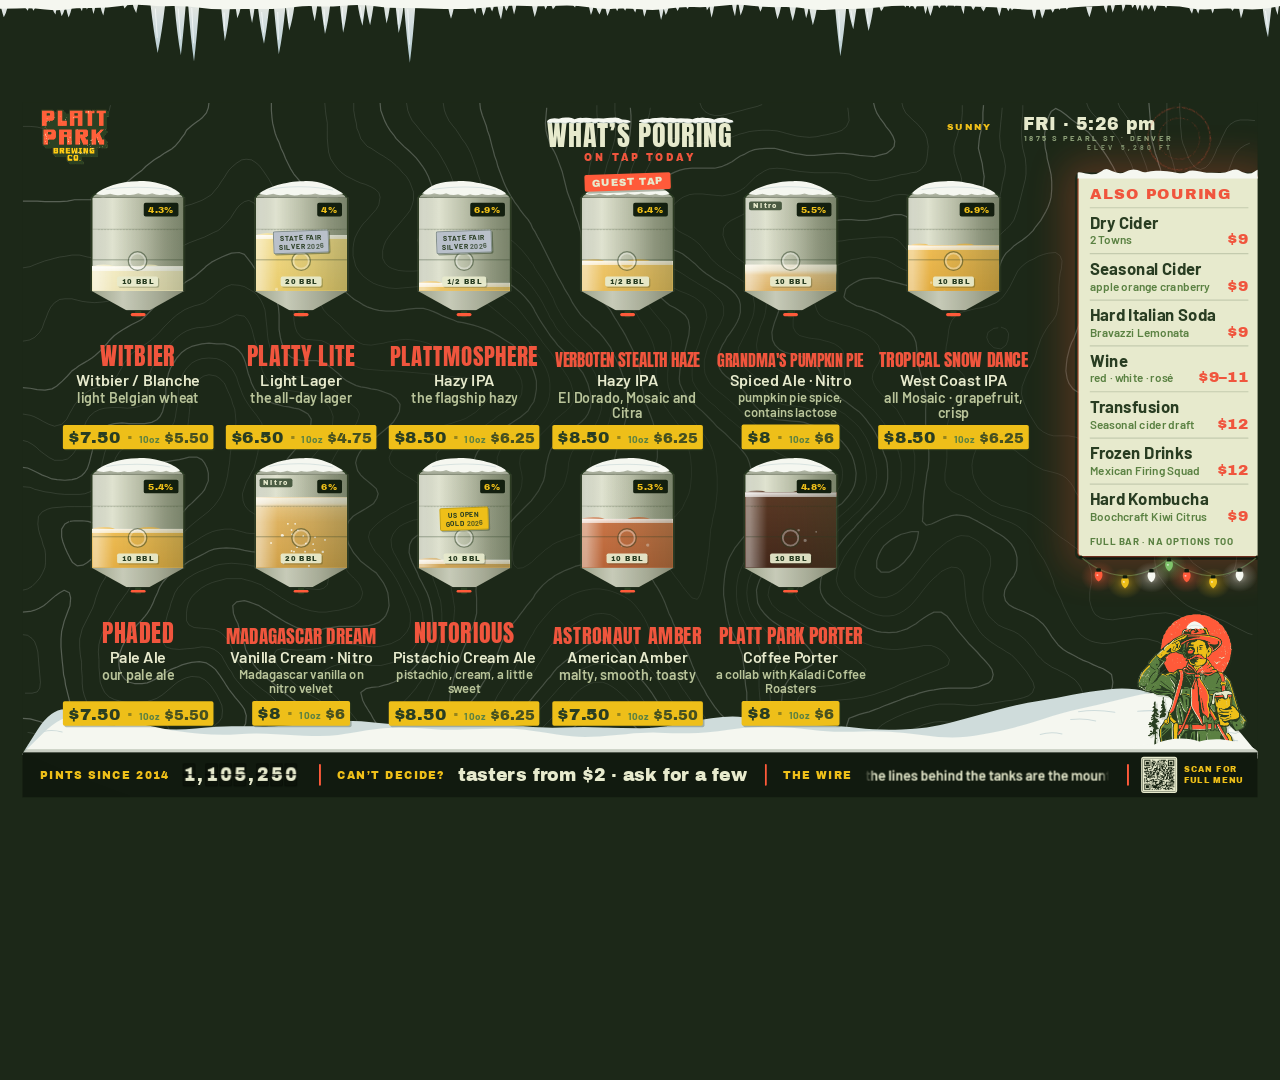
<file: platt-park-live-board-v4.html>
<!DOCTYPE html><!-- built 2026-11-23T18:08Z from src @ c4fdea7 - GENERATED FILE: edit src/, never this -->
<html lang="en">
<head>
<meta charset="UTF-8">
<meta name="viewport" content="width=1920">
<title>Platt Park Brewing Co. — Tap Board</title>
<link rel="preload" href="fonts/anton.woff2" as="font" type="font/woff2" crossorigin>
<link rel="preload" href="fonts/archivoblack.woff2" as="font" type="font/woff2" crossorigin>
<link rel="preload" href="fonts/barlow-600.woff2" as="font" type="font/woff2" crossorigin>
<style>
  /* the brand faces live in the repo (OFL) - the wall depends on nothing outside itself */
  @font-face{font-family:'Anton';src:url(fonts/anton.woff2) format('woff2');font-display:swap}
  /* Archivo Black carries two sets of line metrics and Windows reads the taller one (1.347 em a line, not 1.088),
     so the TV - Edge on Windows - laid this face out 24% taller than the Linux render check and the Macs it was
     designed on. Pinning the metrics here makes every platform use the same numbers: what the check passes is
     what the wall shows. (Anton and Barlow already agree everywhere.) */
  @font-face{font-family:'Archivo Black';src:url(fonts/archivoblack.woff2) format('woff2');font-display:swap;ascent-override:87.8%;descent-override:21%;line-gap-override:0%}
  @font-face{font-family:'Barlow';font-weight:400;src:url(fonts/barlow-400.woff2) format('woff2');font-display:swap}
  @font-face{font-family:'Barlow';font-weight:400;font-style:italic;src:url(fonts/barlow-400i.woff2) format('woff2');font-display:swap}
  @font-face{font-family:'Barlow';font-weight:500;src:url(fonts/barlow-500.woff2) format('woff2');font-display:swap}
  @font-face{font-family:'Barlow';font-weight:600;src:url(fonts/barlow-600.woff2) format('woff2');font-display:swap}
  @font-face{font-family:'Barlow';font-weight:700;src:url(fonts/barlow-700.woff2) format('woff2');font-display:swap}
</style>
<style>
  :root{
    --cream:#e7eacd; --cream-2:#eef0d9;
    --forest:#293d22; --forest-soft:rgba(41,61,34,.14);
    --verm:#ff5a3a; --mustard:#eebf19; --olive:#5a8142;
  }
  *{margin:0;padding:0;box-sizing:border-box}
  html,body{height:100%}
  body{
    background:#e7eacd; color:#293d22;
    font-family:'Barlow',sans-serif; overflow:hidden;
    transition:background 1s;
  }
  body.scene-hot{background:#f0e8c4}
  body.scene-snow{background:#e2e8e0}
body.scene-industry, body.dark{background:#293d22; color:#e7eacd}

  /* print-speckle texture over everything */
  
  .tbody{position:relative;height:150px;overflow:hidden;
    background:linear-gradient(90deg,#9ba18c 0%,#e6e9da 20%,#c2c7b2 48%,#9aa08b 78%,#848a76 100%);
    border-left:3px solid #293d22;border-right:3px solid #293d22}
        
  /* ---------- header hero: the brewers' pick lives here when one is set ---------- */
  #hero{position:absolute;left:50%;top:26px;transform:translateX(-50%);z-index:6;display:none;text-align:center;white-space:nowrap}
  #hero.on{display:block}
  #hero .hk{font-family:'Archivo Black';font-size:15px;letter-spacing:4px;color:#f0553d;text-transform:uppercase}
  #hero .hn{font-family:'Anton',sans-serif;font-size:48px;letter-spacing:1.5px;line-height:1;color:#293d22;text-transform:uppercase;margin-top:2px}
  #hero .hs{font-family:'Barlow';font-weight:600;font-size:21px;color:#5a8142;margin-top:4px}
body.scene-industry #hero .hn, body.dark #hero .hn{color:#e7eacd}
body.scene-industry #hero .hs, body.dark #hero .hs{color:#b9c49a}
  #hero.on ~ .stamp{opacity:0}
  /* ---------- header ---------- */
  header{position:relative;z-index:5;display:flex;align-items:flex-start;justify-content:space-between;padding:14px 28px 0}
  .brand{display:flex;flex-direction:column;gap:2px}
  .brand .tag{
    font-family:'Barlow';font-weight:700;font-size:13px;letter-spacing:5px;
    color:#5a8142;text-transform:uppercase;padding-left:3px;font-size:15px;
  }
body.scene-industry .brand .tag, body.dark .brand .tag{color:#eebf19}
  .brand img{width:160px;height:auto;display:block}
body.scene-industry .brand img, body.dark .brand img{filter:brightness(1.08) saturate(1.05)}
  .context{display:flex;align-items:center;gap:16px;margin-top:8px}
  .chip{
    font-family:'Archivo Black';font-size:21px;letter-spacing:1px;
    background:#293d22;color:#e7eacd;
    padding:4px 14px;border-radius:4px;line-height:1.22;text-align:center;
    box-shadow:4px 4px 0 rgba(41,61,34,.25);
    font-variant-numeric:tabular-nums;display:flex;align-items:center;gap:9px;
  }
  body.scene-industry .chip{background:#e7eacd;color:#293d22;box-shadow:4px 4px 0 rgba(0,0,0,.35)}
  .quiet{font-family:'Archivo Black';font-size:27px;color:#293d22;letter-spacing:1px;font-variant-numeric:tabular-nums}
  .quiet .wxword{font-size:14px;letter-spacing:2.5px;color:#5a8142}
.moon{display:none;width:20px;height:20px;margin:0 0 0 12px;vertical-align:-3px} body.dark .moon{display:inline-block} .moon svg{display:block;width:20px;height:20px}
body.scene-industry .quiet, body.dark .quiet{color:#e7eacd}
body.scene-industry .quiet .wxword, body.dark .quiet .wxword{color:#eebf19}
  .chip.hh{background:#eebf19;color:#293d22;display:none}
  .chip.kk{background:#ff5a3a;color:#e7eacd;display:none}
  .chip .sub{font-family:'Barlow';font-weight:700;font-size:15px;letter-spacing:2px;opacity:.85}

  /* ---------- event banner ---------- */
  .banner{
    position:relative;z-index:5;margin:14px 40px 0;display:none;align-items:center;gap:16px;
    background:#ff5a3a;color:#e7eacd;
    padding:16px 24px;border-radius:5px;
    box-shadow:5px 5px 0 rgba(41,61,34,.3);
    font-size:22px;font-weight:600;
  }
  .banner.show{display:flex}
  .banner strong{
    font-family:'Archivo Black';font-weight:400;font-size:21px;letter-spacing:1.5px;
    text-transform:uppercase;background:#293d22;padding:4px 12px;border-radius:3px;flex:none;margin-right:22px;
  }
  .banner.gold{background:#eebf19;color:#293d22}
  .banner.gold strong{color:#e7eacd}

  /* ---------- floor ---------- */
  .stage{position:relative;z-index:2;display:flex;padding:18px 26px 5px}
  .floor{
    flex:1;display:grid;grid-template-columns:repeat(6,1fr);
    gap:6px 16px;align-items:end;
  }
  .side{
    flex:none;width:292px;align-self:flex-end;margin:0 4px 6px 8px;font-size:20px;
    background:#e7eacd;color:#293d22;border-radius:6px;
    padding:16px 18px 14px;box-shadow:6px 6px 0 rgba(0,0,0,.35), 0 0 0 2px rgba(255,90,58,.6);position:relative;   /* Oct 20 2026: coral edge; the glow is the ::before below */
  }
  body.scene-industry .side{background:#e7eacd;color:#293d22;box-shadow:6px 6px 0 rgba(0,0,0,.35), 0 0 0 2px rgba(255,90,58,.6)}
  /* the glow breathes: medium coral, a slow 7s swell and ebb - enough to draw the eye from the room, never a blink.
     It's a layer under the card animating opacity only, so the wall's browser composites it for free. */
  .side::before{content:'';position:absolute;inset:-6px;border-radius:10px;z-index:-1;pointer-events:none;
    box-shadow:0 0 58px 18px rgba(255,90,58,.44);opacity:.55;animation:sideglow 7s ease-in-out infinite alternate}
  @keyframes sideglow{from{opacity:.4}to{opacity:1}}
  body.curtained .side::before{animation-play-state:paused}
  .side-h{font-family:'Archivo Black';font-size:24px;letter-spacing:2px;color:#f0553d;text-transform:uppercase;margin-bottom:8px}
  body.scene-industry .side-h{color:#ff5a3a}
  .s-item{padding:8px 0 9px;border-top:2px solid rgba(41,61,34,.18)}
  body.scene-industry .s-item{border-top-color:rgba(41,61,34,.18)}
  .s-item:first-of-type{border-top:none}
  .s-row{display:flex;justify-content:space-between;align-items:baseline;gap:8px}
  .s-name{display:block;font-family:'Barlow';font-weight:700;font-size:27px;line-height:1.05;letter-spacing:.2px}
  .s-price{white-space:nowrap;font-family:'Archivo Black';font-size:25px;color:#f0553d}
  body.scene-industry .s-price{white-space:nowrap;color:#ff5a3a}
  .s-bar{margin-top:6px;height:7px;border-radius:4px;background:rgba(231,234,205,.22);overflow:hidden}
  body.scene-industry .s-bar{background:rgba(41,61,34,.18)}
  .s-bar i{display:block;height:100%;border-radius:4px;background:#eebf19;transition:width 1.2s ease}
  .s-item.low-side .s-bar i{background:#ff5a3a}
  .s-flavor{margin-top:2px;font-size:19px;font-weight:600;color:#5a8142;line-height:1.15}
  body.scene-industry .s-flavor{color:#5a8142}
  .s-foot{margin-top:10px;font-size:16px;font-weight:700;letter-spacing:1.3px;color:#5a8142;text-transform:uppercase}
  .ranger{
    flex:none;width:176px;display:flex;align-items:flex-end;justify-content:center;
    margin-left:2px;margin-bottom:0;transform:none;   /* Oct 20 2026: he used to ride 46px into the rail and lose his pint */
  }
  .ranger img{width:100%;height:auto;filter:drop-shadow(3px 3px 0 rgba(41,61,34,.18))}

  .unit{position:relative;display:flex;flex-direction:column;align-items:center;align-self:start;min-width:0}
  #floor{min-width:0}
  .tankwrap{position:relative;width:100%;display:flex;justify-content:center;align-items:flex-end;height:228px}   /* Oct 20 2026: was 256 - the extra was empty space above every tank while the bottom row sat on the rail */
  /* featured beer gets the sun disc from the poster */
  .sun{
    position:absolute;left:50%;bottom:24px;transform:translateX(-50%);
    width:122%;height:0;padding-bottom:122%;border-radius:50%;background:#ff5a3a;opacity:0;z-index:0;
  }
  .unit.featured .sun{opacity:0}   /* the poster sun is a fest-day thing now; scene-fest below still brings it back */
  body.scene-fest .unit.featured .sun{width:185%;padding-bottom:185%;opacity:1}
  body.scene-fest .unit.featured .vessel{transform:translateY(-2px) scale(1.02)}
  .unit.featured.gold .sun{background:#eebf19}

  .vessel{position:relative;width:61%;z-index:1}
  .unit.tall .vessel{width:61%}   /* Oct 9 2026: every tank draws the same size; the size label says what it is */
  .dish{height:18px;border-radius:50% 50% 0 0/100% 100% 0 0;
    background:linear-gradient(180deg,#dfe3d2,#a9b09b);
    border:3px solid #293d22;border-bottom:none;position:relative}
  .dish::after{content:"";position:absolute;left:50%;top:-8px;transform:translateX(-50%);
    width:16px;height:8px;border-radius:3px 3px 0 0;background:#a9b09b;border:2.5px solid #293d22;border-bottom:none}

  .unit.tall .tbody{height:150px}
  .liquid{position:absolute;left:0;right:0;top:0;bottom:-6px;transition:transform 1.4s cubic-bezier(.25,.8,.3,1);will-change:transform}
  .liquid .wave{position:absolute;top:-6px;left:0;width:200%;height:12px;animation:wave 8s linear infinite;opacity:.95}
  @keyframes wave{from{transform:translateX(0)}to{transform:translateX(-50%)}}
  .sheen{position:absolute;top:0;left:0;right:0;bottom:0;pointer-events:none;
    background:linear-gradient(90deg,rgba(255,255,255,.42) 5%,rgba(255,255,255,0) 24%,rgba(41,61,34,.10) 62%,rgba(41,61,34,.26) 100%)}
  .weld{position:absolute;left:0;right:0;height:1.5px;background:rgba(41,61,34,.30)}
  .manway{position:absolute;left:50%;transform:translateX(-50%);bottom:32px;width:32px;height:32px;border-radius:50%;
    border:2.5px solid rgba(41,61,34,.5);box-shadow:inset 0 0 0 3px rgba(255,255,255,.35)}
  .cone{height:32px;background:linear-gradient(90deg,#9ba18c,#dfe3d2 32%,#b3b9a3 70%,#848a76);
    clip-path:polygon(0 0,100% 0,62% 100%,38% 100%);
    filter:drop-shadow(0 2.5px 0 #293d22)}
  .valve{width:10px;height:11px;margin:0 auto;background:#293d22;border-radius:0 0 3px 3px;position:relative}
  .valve::after{content:"";position:absolute;left:-7px;top:4px;width:24px;height:4.5px;background:#ff5a3a;border-radius:3px}
  .size{position:absolute;bottom:7px;left:50%;transform:translateX(-50%);z-index:3;white-space:nowrap;
    font-family:'Archivo Black';font-size:11px;letter-spacing:1.5px;color:#293d22;background:rgba(231,234,205,.94);
    padding:2px 7px;border-radius:3px;box-shadow:2px 2px 0 rgba(41,61,34,.28);display:block}
  .pints{position:absolute;top:5px;right:5px;z-index:4;font-family:'Archivo Black';font-size:15px;
    color:#293d22;background:#eebf19;padding:2px 8px;border-radius:3px;font-variant-numeric:tabular-nums;box-shadow:2.5px 2.5px 0 rgba(41,61,34,.3)}
  .blip{position:absolute;right:7px;top:30px;z-index:4;color:#e7eacd;background:#ff5a3a;
    padding:1px 7px;border-radius:3px;font-weight:700;font-size:12.5px;opacity:0}
  .blip.go{animation:blip 1.4s ease forwards}
  @keyframes blip{10%{opacity:1}100%{opacity:0;transform:translateY(-16px)}}

  .unit.low .tbody{box-shadow:0 0 0 3px #eebf19}
  .lowtag{position:absolute;top:44%;left:50%;transform:translateX(-50%) rotate(-4deg);z-index:4;display:none;
    background:#eebf19;color:#293d22;font-family:'Archivo Black';font-size:13.5px;
    letter-spacing:1.2px;padding:3px 8px;border-radius:3px;white-space:nowrap;text-transform:uppercase;max-width:none;
    box-shadow:3px 3px 0 rgba(41,61,34,.3)}
  .unit.low .lowtag{display:block}
  .unit.kicked .liquid{transform:translateY(101%) !important}
  .kicktag{position:absolute;top:0;left:0;right:0;bottom:0;z-index:5;display:none;place-items:center;background:rgba(231,234,205,.72)}
  .unit.kicked .kicktag{display:grid}
  .kicktag span{font-family:'Archivo Black';font-size:20px;color:#ff5a3a;
    border:3px solid #ff5a3a;padding:4px 12px;transform:rotate(-8deg);letter-spacing:2px;border-radius:3px}

  .plate{margin-top:8px;text-align:center;min-height:118px;position:relative;z-index:2}
  .goldflag.sv{background:#cdd2da !important;color:#293d22}
  .goldflag{display:inline-block;background:#eebf19;color:#293d22;font-size:12.5px;letter-spacing:1px;padding:2px 7px;border-radius:3px;margin-right:7px;vertical-align:6px;box-shadow:2px 2px 0 rgba(41,61,34,.3)}
  .plate .name{
    font-family:'Anton',sans-serif;font-size:32px;letter-spacing:1px;line-height:.97;
    text-transform:uppercase;color:#293d22;height:64px;display:flex;flex-direction:column;justify-content:flex-end;overflow:hidden;
  }
body.scene-industry .goldflag, body.dark .goldflag{display:inline-block;background:#eebf19;color:#293d22;font-size:12.5px;letter-spacing:1px;padding:2px 7px;border-radius:3px;margin-right:7px;vertical-align:6px;box-shadow:2px 2px 0 rgba(41,61,34,.3)}
body.scene-industry .plate .name, body.dark .plate .name{color:#e7eacd}
  .plate .note{color:#293d22;font-size:21px;font-weight:600;line-height:1.12;margin-top:4px;text-wrap:balance;max-width:214px;margin-left:auto;margin-right:auto}
  .plate{display:flex;flex-direction:column;align-items:stretch} .plate .row2{margin-top:auto;padding-top:5px}   /* price tags share one baseline per row, however many lines the taste note takes */
  .plate .taste{color:#5a8142;font-size:19px;font-weight:600;line-height:1.1;margin-top:2px;text-wrap:balance;max-width:224px;margin-left:auto;margin-right:auto}
  .plate .taste{min-height:2.2em} .plate .taste:empty{display:block}   /* every card reserves two taste lines, so the price tags line up across the row */ .plate .taste.long{font-size:16.5px;max-width:230px}
  body.scene-industry .plate .taste, body.dark .plate .taste{color:#b9c49a}
  .plate .name.longname{font-size:30px;letter-spacing:-.2px;white-space:nowrap}
  .plate .note:empty{display:none} .plate .note.long{font-size:19px;max-width:222px;letter-spacing:-.15px;line-height:1.1}
body.scene-industry .plate .note, body.dark .plate .note{color:#e7eacd}
  .plate .meta{display:none}
body.scene-industry .plate .meta, body.dark .plate .meta{color:#b9c49a}
  .plate .row2{display:flex;justify-content:center;gap:10px;align-items:center;margin-top:5px}
  .plate .price{font-family:'Archivo Black';font-size:22px;color:#293d22;letter-spacing:.3px}
  .plate .price .p10{font-family:'Barlow';font-weight:700;font-size:16px;letter-spacing:1px;color:#5a8142}
  .plate .price .p10b{font-family:'Archivo Black';font-size:20px;color:#293d22;opacity:.92}
  .plate .price .sep{font-size:16px;opacity:.5;letter-spacing:0}
  .plate .price .dot{opacity:.45;margin:0 1px} .plate .price .abv{font-family:'Barlow';font-weight:700;font-size:17px;color:#131f0f;letter-spacing:.5px;opacity:.85}
  body.dark .plate .price .abv{color:#131f0f}
body.scene-industry .plate .price, body.dark .plate .price{color:#e7eacd}
    .plate .age{color:#5a8142;font-size:15px;margin-top:3px;font-weight:600}
  .plate .adj{color:#b8412c;font-size:18px;font-weight:700;letter-spacing:.3px;margin-top:1px;line-height:1.1}
  .plate .adj:empty{display:none}
body.scene-industry .plate .adj, body.dark .plate .adj{color:#ffb39f}
body.scene-industry .plate .age, body.dark .plate .age{color:#93a077}

  /* ---------- rail ---------- */
  .rail{position:relative;z-index:6;height:70px;display:flex;margin-top:6px;
    background:#293d22;color:#e7eacd;box-shadow:0 -5px 0 rgba(41,61,34,.22)}
body.scene-industry .rail, body.dark .rail{background:#131f0f}
  .rail .cell{flex:1;display:flex;align-items:center;gap:14px;padding:0 28px;font-size:19px;font-weight:500;
    white-space:nowrap;overflow:hidden;position:relative}
  .rail .cell:nth-child(1){flex:0 0 auto;padding-right:34px}
  .rail .cell:nth-child(2){flex:0 0 470px}
  .rail .cell:nth-child(2) #most{overflow:hidden;text-overflow:ellipsis;white-space:nowrap;min-width:0}
  .rail .cell:nth-child(3){flex:1;min-width:0}
  .rail .cell:nth-child(2){flex:0 0 auto}
  .rail .cell:nth-child(4){flex:1;min-width:0}
  .rail .cell + .cell::before{content:"";position:absolute;left:0;top:18px;bottom:18px;width:3px;background:#ff5a3a;border-radius:2px}
  .rail .k{font-family:'Archivo Black';font-size:16.5px;letter-spacing:2px;color:#eebf19;text-transform:uppercase;flex:none;white-space:nowrap;margin-right:6px}   /* never squeezed into the text beside it (seen on the TV Oct 20) */
  .rail .big{font-family:'Archivo Black';font-size:27px;color:#e7eacd;font-variant-numeric:tabular-nums}
  .rail .qrcell{flex:none;padding:0 22px;gap:11px}
  .rail .qrcell img{height:56px;width:56px;border-radius:4px;border:2.5px solid #e7eacd}
  .rail .qrtxt{font-family:'Archivo Black';font-size:12.5px;letter-spacing:1.5px;color:#eebf19;text-transform:uppercase;line-height:1.35}

  /* bubbles + foam: the beer is alive */
  .bub{position:absolute;border-radius:50%;background:rgba(255,255,255,.38);animation:rise linear infinite;pointer-events:none}
  @keyframes rise{0%{transform:translateY(0);opacity:0}14%{opacity:.9}86%{opacity:.55}100%{transform:translateY(-64px);opacity:0}}
  .foam{position:absolute;top:0;left:0;right:0;height:7px;background:linear-gradient(180deg,rgba(255,255,255,.88),rgba(255,255,255,.62));animation:lap 5s ease-in-out infinite alternate}
@keyframes lap{from{transform:translateY(0);opacity:.8}to{transform:translateY(1.6px);opacity:.95}} .unit.nitro .wave{opacity:0} .unit.nitro .foam{height:17px;top:0;background:linear-gradient(180deg,#f7f1de 0%,#eadfc3 55%,rgba(234,223,195,0) 100%);animation:settle 7s ease-in-out infinite alternate;opacity:1;box-shadow:none} .unit.nitro .foam::before,.unit.nitro .foam::after{display:none} @keyframes settle{from{height:15px}to{height:19px}} .unit.nitro .liquid::after{content:'';position:absolute;left:0;right:0;top:0;height:26%;pointer-events:none;background:linear-gradient(180deg,rgba(255,250,235,.28),rgba(255,250,235,0));animation:surge 7s ease-in-out infinite alternate} @keyframes surge{from{opacity:.55}to{opacity:1}} .unit.nitro .bub{background:rgba(255,250,235,.9);width:3px;height:3px;animation-name:cascade;animation-timing-function:ease-in} .unit.nitro .bub.n1{animation-duration:3.2s} .unit.nitro .bub.n2{animation-duration:4.1s} .unit.nitro .bub.n3{animation-duration:3.6s} @keyframes cascade{0%{transform:translateY(-8px);opacity:0}12%{opacity:.9}90%{opacity:.5}100%{transform:translateY(var(--fall,110px));opacity:0}} .nitrotag{position:absolute;top:6px;left:6px;z-index:4;display:none;font-family:'Archivo Black';font-size:10.5px;letter-spacing:2.2px;color:#e7eacd;background:rgba(41,61,34,.8);padding:2px 6px 1px;border-radius:3px} .unit.nitro .nitrotag{display:block} body.curtained .unit.nitro .bub,body.curtained .unit.nitro .foam,body.curtained .unit.nitro .liquid::after{animation-play-state:paused}
.sun{transition:opacity .9s ease}
  /* spotlight cycle */
  .unit .vessel{transition:transform .7s cubic-bezier(.3,.9,.3,1.2)}
  .unit.spotlight .vessel{transform:none}   /* Oct 20 2026: the red highlight is retired - it drew a box that didn't fit the tank on the wall */
  .unit.spotlight .tbody{box-shadow:none}
  .unit.low.spotlight .tbody{box-shadow:0 0 0 3px #eebf19}
  .spotcap{position:absolute;top:-4px;left:50%;transform:translateX(-50%) rotate(-2deg);z-index:6;display:none;max-width:100%;overflow:hidden;text-overflow:ellipsis;
    background:#ff5a3a;color:#e7eacd;font-family:'Archivo Black';font-size:16.5px;letter-spacing:1px;
    padding:5px 12px;border-radius:3px;white-space:nowrap;text-transform:uppercase;box-shadow:3px 3px 0 rgba(41,61,34,.35)}
  .unit.featured .spotcap{top:2px}   /* the cap only shows for a real sash (hasSash, in 3-fit.css) */
  /* just tapped */
  .newtag{position:absolute;top:44%;left:50%;transform:translateX(-50%) rotate(-4deg);z-index:4;display:none;
    background:#ff5a3a;color:#e7eacd;font-family:'Archivo Black';font-size:15px;letter-spacing:1.5px;
    padding:4px 10px;border-radius:3px;white-space:nowrap;text-transform:uppercase;box-shadow:3px 3px 0 rgba(41,61,34,.3)}
  .unit.justtapped .newtag{display:block}
  .unit.pick .newtag{display:block;background:#eebf19;color:#293d22}
  /* kick celebration */
  .kickflash{position:fixed;top:0;left:0;right:0;bottom:0;z-index:90;background:#ff5a3a;opacity:0;pointer-events:none;animation:kflash 2.1s ease forwards}
  @keyframes kflash{0%{opacity:0}8%{opacity:.92}30%{opacity:.92}100%{opacity:0}}
  .kickstamp{position:fixed;top:38%;left:50%;z-index:95;pointer-events:none;color:#e7eacd;
    font-family:'Archivo Black';font-size:64px;letter-spacing:3px;text-transform:uppercase;text-align:center;line-height:1.15;
    animation:kslam 2.1s cubic-bezier(.2,1.4,.3,1) forwards}
  .kickstamp small{display:block;font-size:26px;letter-spacing:6px;color:#eebf19}
  @keyframes kslam{0%{transform:translate(-50%,-50%) scale(3) rotate(-14deg);opacity:0}
    14%{transform:translate(-50%,-50%) scale(1) rotate(-6deg);opacity:1}
    78%{transform:translate(-50%,-50%) scale(1) rotate(-6deg);opacity:1}
    100%{transform:translate(-50%,-50%) scale(.94) rotate(-6deg);opacity:0}}
  body.dusk{background:#e2e4c0}
  /* NIGHT: lights down. The cream field is what lit the room - swap it for ink and leave every
     beer colour exactly as it is. No overlay, nothing tinted. */
  body.dark{background:#1c2818;color:#e7eacd}
  body.dark .rail{background:#111a0f}
  body.dark #clock,body.dark .wxDeg,body.dark #wxDeg{color:#e7eacd}
  body.dark .addr,body.dark .elev{color:#8fa27a}
  body.dark .tbody{box-shadow:0 0 0 1px rgba(231,234,205,.10)}
  body.dark .dish{filter:brightness(.92)} body.dark .cone{filter:brightness(.92) drop-shadow(0 2.5px 0 #0e150c)}
  body.dark .plate .price{color:#e7eacd} body.dark .plate .price .p10b{color:#eebf19;opacity:.9}
  body.dark .plate .adj{color:#ffb39f}
  body.dark .stamp{opacity:.06}
body.dark::before{filter:brightness(0) invert(1);opacity:var(--moonlit,.5)}
body.dusk{background:#e9dfb6} body.dusk::before{opacity:.9}   /* the contours go cream at night */ body.curtained .bub,body.curtained .wave,body.curtained .foam,body.curtained .wireStrip,body.curtained .sun{animation-play-state:paused}
  .tbody{contain:layout paint}
body.dusk.scene-industry, body.dusk.night{background:#293d22}
  .flake{position:fixed;top:-12px;color:#7c8b74;z-index:40;animation:fall linear forwards;pointer-events:none}
  @keyframes fall{to{transform:translateY(1134px)}}
  .curtain{position:fixed;top:0;left:0;right:0;bottom:0;z-index:70;display:none;flex-direction:column;align-items:center;justify-content:center;gap:20px;background:#e7eacd;text-align:center}
  .curtain.on{display:flex}
  .curtain.night{background:#293d22}
  .c-ranger{height:475.2px;width:auto;filter:drop-shadow(3px 3px 0 rgba(41,61,34,.18))}
  .c-wm{width:330px;height:auto}
  .c-line{font-family:'Archivo Black';font-size:44px;letter-spacing:2px;color:#293d22;text-transform:uppercase;text-shadow:3px 3px 0 rgba(255,90,58,.4)}
  .curtain.night .c-line{color:#e7eacd}
  .c-sub{font-family:'Barlow';font-weight:700;font-size:21px;letter-spacing:2px;color:#5a8142;text-transform:uppercase}
  .curtain.night .c-sub{color:#eebf19}
  .demo{position:fixed;bottom:76px;right:12px;z-index:50;color:#5a8142;font-size:11.5px;letter-spacing:1px}

/* ---- the wire: slow ticker with a human hand ---- */
#railMsg{overflow:hidden;position:relative;display:flex;align-items:center;flex:1;height:100%;min-width:0}
.wi{display:inline-block;white-space:nowrap;overflow:hidden;text-overflow:ellipsis;max-width:100%;
  opacity:1;transition:opacity .5s ease}
  .wi.fading{opacity:0}
}
.wi{font-family:'Barlow',sans-serif;font-weight:700;font-size:19px;letter-spacing:.3px;color:#e7eacd;padding:0 34px;position:relative}
.wi em{font-style:normal;color:#eebf19}
.wi::after{content:'\2736';position:absolute;right:-7px;color:#ff5a3a;font-size:13px;opacity:.9}
.wi.pour{color:#eebf19}


/* ---- design trio: spotlight loudness, quieter chips, header address line ---- */
.unit.featured .name{font-size:43px;letter-spacing:0;color:#1e2f18}
.unit.featured .price{color:#293d22}
.plate .price .tag{display:inline-block;background:#eebf19;color:#293d22;padding:2px 9px 1px;border-radius:3px;box-shadow:2.5px 2.5px 0 rgba(41,61,34,.3);line-height:1.25} body.dark .plate .price .tag{color:#293d22}
.price .p10{opacity:.75}
header{position:relative}
.addr{position:absolute;right:132px;top:47px;font-family:'Barlow';font-weight:700;font-size:12px;letter-spacing:4px;color:#5a8142}

/* ---- JOURNAL EDITION: field-guide skin ---- */
/* topo contours behind everything (decorative, tone-on-tone) */
body::before{content:'';position:absolute;inset:0;z-index:0;pointer-events:none;opacity:.9;
  background-image:var(--map,url("ouray.svg"));background-repeat:no-repeat;background-size:cover;background-position:center}   /* real SRTM contours of Ouray, CO - 15km window, 100m intervals; regenerate from the DEM, never hand-edit */
/* passport cancellation stamp in the header quiet zone */
.stamp{position:absolute;right:62px;top:10px;width:132px;height:132px;opacity:.13;z-index:0;transform:rotate(-11deg);pointer-events:none}   /* postmark over the address block */
/* elevation tag under the address */
.elev{position:absolute;right:132px;top:63px;font-family:'Barlow';font-weight:700;font-size:10.5px;letter-spacing:5px;color:#5a8142;opacity:.85}
/* field-guide fermenters: ink outlines, flatter print shading, weld seam */
.tbody{background:linear-gradient(90deg,#aab095 0%,#dfe2cf 22%,#c6cab4 50%,#a3a890 80%,#959b83 100%);
  border-left:2.5px solid #2c3b22;border-right:2.5px solid #2c3b22;
  box-shadow:inset 0 0 0 1px rgba(41,61,34,.22), inset 0 -6px 14px rgba(41,61,34,.12)}
.tbody::after{content:'';position:absolute;left:6%;right:6%;top:34%;border-top:1.5px dashed rgba(41,61,34,.22);z-index:5;pointer-events:none}
.cone{background:linear-gradient(90deg,#aab095,#d8dcc8 34%,#b3b8a1 72%,#8f957d);
  filter:drop-shadow(0 2.5px 0 #2c3b22)}
.dish{filter:saturate(.9)}

/* ---- light pass: gentle vignette + warmth pooling at the spotlight ---- */
body::after{content:'';position:fixed;inset:0;pointer-events:none;z-index:60;
  background:radial-gradient(ellipse 118% 110% at 50% 42%, transparent 62%, rgba(28,38,18,.075) 100%)}
.unit.featured .tankwrap{position:relative}
.unit.featured .tankwrap::before{content:'';position:absolute;inset:-46px -34px;pointer-events:none;z-index:0;
  background:radial-gradient(circle at 50% 38%, rgba(238,191,25,.14), rgba(238,191,25,.05) 48%, transparent 68%)}





/* ---- subtle life: liquid drift, sun breath, register clunk ---- */
.wave{animation:drift 9s ease-in-out infinite alternate}
@keyframes drift{from{transform:translateX(-2.5px)}to{transform:translateX(2.5px)}}
.sun{animation:breathe 9s ease-in-out infinite}
@keyframes breathe{0%,100%{transform:scale(1)}50%{transform:scale(1.014)}}
#odo.odoTick{animation:clunk .5s cubic-bezier(.3,1.6,.5,1)}
@keyframes clunk{0%{transform:translateY(0)}35%{transform:translateY(2.5px)}100%{transform:translateY(0)}}
#odo{display:inline-block}



/* medal plaques: hung on the steel, where medals live */
.tbody{position:relative}
.tplaque{position:absolute;left:50%;top:47%;transform:translate(-50%,-50%) rotate(-2deg);
  background:#eebf19;color:#293d22;font-family:'Barlow';font-weight:800;font-size:11.5px;
  letter-spacing:.8px;text-align:center;line-height:1.25;padding:4px 9px;border-radius:3px;
  max-width:86%;box-shadow:2px 2px 0 rgba(41,61,34,.35), inset 0 0 0 1.5px rgba(41,61,34,.25);z-index:3}
.tplaque.sv{background:#b9c0ca;box-shadow:2px 2px 0 rgba(41,61,34,.45), inset 0 0 0 1.5px rgba(41,61,34,.4)}
.tplaque.bz{background:#cf9b60;box-shadow:2px 2px 0 rgba(41,61,34,.45), inset 0 0 0 1.5px rgba(41,61,34,.4)}
/* line one: the competition · line two: medal + the year it was won */
.tplaque span,.tplaque b{display:block;white-space:nowrap}
.tplaque b{font-weight:800}
.tplaque i{font-style:normal;font-weight:700;letter-spacing:.4px;opacity:.72}

/* rail v2: fixed frame, crawling wire */
.rail .cell:nth-child(1),.rail .cell:nth-child(2){flex:0 0 auto}
.rail .cell:nth-child(4){flex:1 1 0;min-width:0}
#railMsg{-webkit-mask-image:linear-gradient(90deg,transparent,black 4%,black 96%,transparent);mask-image:linear-gradient(90deg,transparent,black 4%,black 96%,transparent)}
.wireStrip{display:inline-flex;white-space:nowrap;will-change:transform;animation:wcrawl var(--wd,80s) linear infinite}
.wireStrip .wi{padding-right:80px;font-size:22px;font-weight:600}
@keyframes wcrawl{to{transform:translateX(-50%)}}
</style>
<style>/* the ranger's tagline is real type now, not pixels baked into the figure (see tools/fixart.py) */
.ranger{flex-direction:column;align-items:center;justify-content:flex-end;gap:2px}
.ranger .cap{font-family:'Barlow',sans-serif;font-weight:700;font-size:10.5px;letter-spacing:3px;color:#5a8142;text-transform:uppercase;white-space:nowrap;opacity:.9}
body.dark .ranger .cap{color:#8fa27a}
.c-cap{font-family:'Barlow',sans-serif;font-weight:700;font-size:15px;letter-spacing:6px;color:#5a8142;text-transform:uppercase;margin-top:-8px}
.curtain.night .c-cap{color:#8fa27a}
/* split-flap pint counter: each digit is a Solari tile; a tick folds the old top half down and the new bottom half up */
#odo.hid{position:absolute;opacity:0;pointer-events:none}
.flap{display:none;align-items:center;gap:2px;height:36px} .flap.on{display:inline-flex}
.flap .sep{font-family:'Archivo Black';font-size:27px;color:#e7eacd;margin:0 1px;line-height:36px}
.fl{position:relative;width:20px;height:36px;perspective:140px;font-family:'Archivo Black';font-size:27px;line-height:36px;color:#e7eacd;text-align:center}
.fl .h{position:absolute;left:0;width:100%;height:18px;overflow:hidden;background:#1b2a18;backface-visibility:hidden;box-shadow:inset 0 0 0 1px rgba(0,0,0,.18)}
.fl .h span{position:absolute;left:0;width:100%;height:36px;line-height:36px}
.fl .t{top:0;border-radius:3px 3px 0 0;transform-origin:50% 100%} .fl .t span{top:0}
.fl .b{bottom:0;border-radius:0 0 3px 3px;transform-origin:50% 0} .fl .b span{bottom:0}
.fl::after{content:'';position:absolute;left:0;right:0;top:17px;height:2px;background:rgba(0,0,0,.42);z-index:3}
.fl .t.go{animation:flTop .28s ease-in forwards;animation-delay:var(--d,0s);z-index:2} .fl .b.go{animation:flBot .3s ease-out forwards;animation-delay:calc(.28s + var(--d,0s));z-index:2;transform:rotateX(90deg)}
@keyframes flTop{to{transform:rotateX(-90deg);filter:brightness(.7)}} @keyframes flBot{from{transform:rotateX(90deg);filter:brightness(.7)}to{transform:rotateX(0);filter:brightness(1)}}
body.dark .fl .h{background:#0c130a} body.curtained .fl .go{animation-play-state:paused}
/* the pick band on the tank: plaque-sized, not a billboard; the masthead is always on, so the postmark stays too */
.unit.pick .newtag{font-size:11.5px;letter-spacing:1.4px;padding:3px 8px;top:46%;transform:translateX(-50%) rotate(-4deg);box-shadow:2px 2px 0 rgba(41,61,34,.3)}
#hero.on ~ .stamp{opacity:.42}
.stamp{opacity:.42} body.dark .stamp{opacity:.3}
#hero .hn{font-size:44px} #hero .hn + .hk{margin-top:6px}
/* 10oz price inside the gold tag: one line, ink on gold day and night, a size down so six plates still fit a row */
.plate .price .tag.has10{font-size:19px;white-space:nowrap;padding:3px 8px 2px}
.plate .price .tag .p10{font-size:11px;letter-spacing:1px;color:#5a8142;opacity:1;margin-right:-2px}
.plate .price .tag .p10b, body.dark .plate .price .tag .p10b{font-size:17px;color:#293d22;opacity:.85}
.plate .price .tag.has10 .dot{margin:0 1px}</style>
</head>
<body>





<header>
  <div class="brand">
    <img src="img/logo.png" alt="Platt Park Brewing Co.">
  </div>
  <div class="context" style="padding-right:130px">
    <span class="chip hh" id="hhChip"></span>
    <span class="chip kk" id="kChip"></span>
    <span class="quiet"><span id="wxDeg">78°</span> <span id="wxIco" class="wxword">SUNNY</span><span id="moon" class="moon" aria-hidden="true"></span></span>
    <span class="quiet" id="clock"></span><span class="addr">1875 S PEARL ST · DENVER</span><span class="elev">ELEV 5,280 FT</span>
  </div>
<div id="hero"></div><svg class="stamp" viewBox="0 0 120 120"><defs><path id="stc" d="M60,60 m-46,0 a46,46 0 1,1 92,0 a46,46 0 1,1 -92,0"/><filter id="worn" x="-5%" y="-5%" width="110%" height="110%"><feTurbulence type="fractalNoise" baseFrequency=".9" numOctaves="3" seed="7" result="n"/><feDisplacementMap in="SourceGraphic" in2="n" scale="1.6" xChannelSelector="R" yChannelSelector="G" result="rough"/><feColorMatrix in="n" type="matrix" values="0 0 0 0 0  0 0 0 0 0  0 0 0 0 0  0 0 0 -2.2 1.55" result="ink"/><feComposite in="rough" in2="ink" operator="in"/></filter></defs><g filter="url(#worn)"><circle cx="60" cy="60" r="56" fill="none" stroke="#f0553d" stroke-width="2.5"/><circle cx="60" cy="60" r="37" fill="none" stroke="#f0553d" stroke-width="1.5"/><text font-family="Archivo Black, sans-serif" font-size="10" letter-spacing="1.1" fill="#f0553d"><textPath href="#stc">PLATT PARK BREWING CO • SOUTH PEARL ST •</textPath></text><text x="60" y="57" text-anchor="middle" font-family="Archivo Black" font-size="12" fill="#f0553d">EST</text><text x="60" y="73" text-anchor="middle" font-family="Archivo Black" font-size="15" fill="#f0553d">2014</text></g></svg></header>
<div class="banner" id="banner"></div>

<div class="stage">
<div class="floor" id="floor"></div>
  <div class="sidecol">
<div class="side" id="side">
    <div class="side-h">Also pouring</div>
    <div class="s-item"><span class="s-name">Pumpkin Cider</span><div class="s-row"><span class="s-flavor">2 Towns &middot; seasonal</span><span class="s-price">$9</span></div></div>
    <div class="s-item" id="s-cider"><span class="s-name">BrightCider</span><div class="s-row"><span class="s-flavor">2 Towns · dry cider</span><span class="s-price">$9</span></div></div>
    <div class="s-item" id="s-seltzer"><span class="s-name">Boochcraft</span><div class="s-row"><span class="s-flavor">kiwi citrus kombucha</span><span class="s-price">$9</span></div></div>
    <div class="s-item"><span class="s-name">Bravazzi</span><div class="s-row"><span class="s-flavor">hard Italian soda</span><span class="s-price">$9</span></div></div>
    <div class="s-item"><span class="s-name">Wine</span><div class="s-row"><span class="s-flavor">red &middot; white &middot; ros&eacute;</span><span class="s-price">$9&ndash;11</span></div></div>
    <div class="s-item"><span class="s-name">Draft Cocktail</span><div class="s-row"><span class="s-flavor">Craftwell peach mojito</span><span class="s-price">$12</span></div></div>
    <div class="s-item frozen"><span class="s-name">Frozen Drinks</span><div class="s-row"><span class="s-flavor" id="sFlavor">ask your bartender</span><span class="s-price">$12</span></div></div>
    <div class="s-foot">Full bar · NA options too</div>
      </div>
  <div class="ranger"><img src="img/ranger.png" alt=""><span class="cap">Brewed for adventure</span></div>
</div>
</div>

<div class="rail">
  <div class="cell"><span class="k">Pints since 2014</span><span id="odo" class="big">1,080,448</span><span id="odoFlap" class="flap" aria-hidden="true"></span></div>
  <div class="cell"><span class="k" id="mostK">Most poured today</span><span id="most" class="big">—</span></div>
  <div class="cell" id="wingCell" style="display:none"><span class="k">Wings down</span><span id="wings" class="big">0</span></div>
  <div class="cell"><span class="k" id="railK">House rule</span><span id="railMsg" style="min-width:0;overflow:hidden;flex:1">Every beer brewed 40 feet from your glass</span></div>
  <div class="cell qrcell"><img id="qr" src="img/qr.png" alt="QR"><span class="qrtxt">Scan for<br>full menu</span></div>
</div>
<div class="curtain" id="curtain">
  <img class="c-ranger" id="cRanger" alt="">
  <div class="c-cap">Brewed for adventure</div>
  <img class="c-wm" id="cWm" alt="">
  <div class="c-line" id="cLine"></div>
  <div class="c-sub" id="cSub"></div>
</div>
<div class="demo" id="demoTag"></div>

<script>
const $ = id => document.getElementById(id);
let prev = {}, prevKick = {}, odo = 1080448;
setInterval(function(){ if(!window.__LIVE){ var o=$('odo'); if(o){
  /* audited count through Sep 10 2026, advancing at the audited 2026 average (292.6 pints/day) */
  var mins=(Date.now()-new Date('2026-09-11T00:00:00-06:00').getTime())/60000;
  o.textContent=Math.floor(1080448 + Math.max(0,mins)*0.203188).toLocaleString();
} } }, 15000);
(function(){ var o=$('odo'); if(o&&!window.__LIVE){ var mins=(Date.now()-new Date('2026-09-11T00:00:00-06:00').getTime())/60000; o.textContent=Math.floor(1080448+Math.max(0,mins)*0.203188).toLocaleString(); } })();
const HOUSE = [
  'Every beer brewed 40 feet from your glass',
  '1875 S Pearl St · Platt Park, Denver',
  'Order everything right here at the bar',
  'To-go food + pickup: Gates window on the sidewalk',
  'Crowlers to go · any tank, sealed at the bar',
  'Dog friendly patio · water bowls on request',
  'Family owned on South Pearl since 2014'
];
let houseIx = 0; /* wire ticker owns railMsg now */
let spotIx = -1;
function celebrateKick(name){
  const f=document.createElement('div'); f.className='kickflash'; document.body.appendChild(f);
  const st=document.createElement('div'); st.className='kickstamp';
  st.innerHTML=`Tank kicked<small>${name}</small>`; document.body.appendChild(st);
  setTimeout(()=>{f.remove();st.remove();},2200);
}
const stars = r => r ? '●'.repeat(Math.round(r))+'○'.repeat(5-Math.round(r))+` <small>${r.toFixed(2)}</small>` : 'new';

/* ── MEDALS ──────────────────────────────────────────────────────────
   beers.json:  "medals":[{"comp":"US Open","level":"gold","year":2026,"show":"wall"}, ...]
   show  "wall" = plaque on the tank + a line on the menu     (GABF, US Open, State Fair, WBC, Brewers Cup)
         "menu" = the menu line only                          (an older medal for the same beer)
         "site" = the record for the website / sell sheet     (points-based comps like DIBC - never the wall)
   The wall carries ONE plaque per tank: the best "wall" medal, for the season it was
   won plus two more (a 2026 medal shows through 2028), then it drops to the menu by
   itself. A plaque only ever hangs on a tank that is pouring. Old shape (medal/medalText)
   still reads, so a cached list from before this change renders the same. */
const MEDAL_RANK={gold:3,silver:2,bronze:1};
function medalsOf(b){
  if(Array.isArray(b.medals)) return b.medals.filter(m=>m&&m.level);
  if(b.medal){ const c=String(b.medalText||'').replace(/\s*(gold|silver|bronze)\s*/i,' ').trim(); return [{comp:c,level:String(b.medal).toLowerCase(),year:b.medalYear||null,show:'wall'}]; }
  return [];
}
function denverYear(){ try{ return parseInt(new Intl.DateTimeFormat('en-US',{timeZone:'America/Denver',year:'numeric'}).format(new Date()),10); }catch(e){ return new Date().getFullYear(); } }
function wallMedal(b){
  const y=denverYear();
  const ms=medalsOf(b).filter(m=>(m.show||'wall')==='wall' && (!m.year || y-m.year<=2));
  ms.sort((a,c)=>(MEDAL_RANK[c.level]||0)-(MEDAL_RANK[a.level]||0) || (c.year||0)-(a.year||0));
  return ms[0]||null;
}
const daysAgo = ts => { if(!ts) return ''; const d=Math.floor((Date.now()-ts)/86400000); if(d===0) return 'fresh · tapped today'; return d<=10?`fresh · tapped ${d}d ago`:''; };

function render(s){
  const _p=new Intl.DateTimeFormat('en-US',{timeZone:'America/Denver',weekday:'short',hour:'numeric',minute:'2-digit'}).formatToParts(new Date()).reduce((o,x)=>(o[x.type]=x.value,o),{}); $('clock').textContent=_p.weekday.toUpperCase()+' · '+_p.hour+':'+_p.minute+' '+(_p.dayPeriod||'').toLowerCase();
  const curtain=window.__noData ? 'offline' : (s.context&&s.context.curtain);
  const cv=$('curtain');
  if(curtain){
    cv.classList.add('on'); cv.classList.toggle('night',curtain==='goodnight');
    if(!$('cRanger').src){$('cRanger').src=document.querySelector('.ranger img').src;$('cWm').src=document.querySelector('.brand img').src;}
    $('cLine').textContent=curtain==='goodnight'?"That's last call":curtain==='offline'?'Back in a moment':curtain==='closed'?'Closed today':'Doors at 11';
    $('cSub').textContent=curtain==='goodnight'?'See you tomorrow · open 11am':curtain==='offline'?'the tap list is reconnecting · ask the bar':curtain==='closed'?'back tomorrow at 11':'Gates breakfast next door til 11';
  } else cv.classList.remove('on');
  const wxWord={default:'SUNNY',hot:'HOT',snow:'SNOW',rain:'RAIN',cold:'COLD'};
  if (s.weather){
    $('wxIco').textContent=(s.weather.scene==='default'&&window.__wxWord&&window.__wx)?window.__wxWord(window.__wx.code):(wxWord[s.weather.scene]||'SUNNY'); $('wxDeg').textContent=s.weather.label;
    const ev=s.context&&s.context.event, phase=s.context&&s.context.eventPhase;
    let cls='';
    if (s.weather.scene && s.weather.scene!=='default') cls='scene-'+s.weather.scene;
    if (ev&&ev.title==='Industry night' && phase==='run') cls='scene-industry';
    if (ev&&ev.fest && phase==='run') cls+=' scene-fest';
    document.body.className=cls;
    if(cls.includes('scene-industry')) $('wxIco').textContent='NIGHT';
    snow(s.weather.scene==='snow');
  }
  const hh=s.context&&s.context.happyHour;
  $('hhChip').style.display=hh?'flex':'none';
  if(hh) $('hhChip').innerHTML=`HAPPY HOUR <span class="sub">${hh.minutesLeft} MIN LEFT</span>`;
  const k=s.context&&s.context.kitchen;
  $('kChip').style.display=k?'flex':'none';
  if(k) $('kChip').innerHTML=`KITCHEN <span class="sub">CLOSES IN ${k.minutesLeft} MIN</span>`;

  const ev=s.context&&s.context.event, phase=s.context&&s.context.eventPhase, b=$('banner');
  b.classList.remove('gold');
  if(ev && phase==='run'){ b.innerHTML=`<strong>${ev.title}</strong> ${ev.banner}`; b.classList.add('show');document.body.classList.add('bn'); if(ev.wingCounter) b.classList.add('gold'); }
  else if(ev && phase==='promote'){ b.innerHTML=`<strong>Tonight</strong> ${ev.promo}`; b.classList.add('show');document.body.classList.add('bn'); }
  else if(s.weather&&s.weather.banner){ b.innerHTML=`<strong>${wxWord[s.weather.scene]||''} DAY</strong> ${s.weather.banner}`; b.classList.add('show'); }
  else b.classList.remove('show');
  document.body.classList.toggle('bn', b.classList.contains('show'));   // the floor breathes in whenever a banner is up (events, snow day, heat)

  $('wingCell').style.display=(ev&&ev.wingCounter&&phase==='run')?'flex':'none';
  $('wings').textContent=(s.wingsToday||0).toLocaleString();
  if(s.mostPoured){$('most').textContent=`${s.mostPoured.name} · ${s.mostPoured.pouredTodayPints} pt`;}else if(window.__LIVE){$('most').textContent='—';}
  const _mk=$('mostK'); if(_mk) _mk.textContent=window.__LIVE?'Most poured today':'To go';

  const floor=$('floor');
  (function(){
    const n=s.beers.length;
    const cols = n<=6 ? Math.max(n,1) : Math.ceil(n/2);
    floor.style.gridTemplateColumns='repeat('+cols+','+(n>=15?'minmax(0,1fr)':'1fr')+')';
    floor.classList.toggle('dense', n>=15);
    floor.classList.toggle('single',n<=6);
    // prune tanks for beers no longer in the feed
    const ids=new Set(s.beers.map(b=>'u-'+b.id));
    [...floor.querySelectorAll('.unit')].forEach(u=>{ if(!ids.has(u.id)) u.remove(); });
  })();
  for(const beer of s.beers){ try{
    let u=document.getElementById('u-'+beer.id);
    if(!u){
      u=document.createElement('div'); u.id='u-'+beer.id;
      u.innerHTML=`
        <div class="tankwrap"><span class="spotcap"></span><div class="sun"></div><div class="vessel">
          <div class="dish"></div>
          <div class="tbody">
            <span class="size"></span><span class="blip">−1</span>
            <span class="nitrotag">Nitro</span><span class="abvchip"></span><span class="lowtag">Running low</span>
            <span class="newtag">Just tapped</span>
            <div class="kicktag"><span>Tank empty</span></div>
            <div class="liquid"><svg class="wave" viewBox="0 0 200 12" preserveAspectRatio="none"><path d="M0 6 Q12.5 0 25 6 T50 6 T75 6 T100 6 T125 6 T150 6 T175 6 T200 6 V12 H0 Z"/></svg><div class="foam"></div><span class="bub" style="left:22%;top:74px;--rise:-66px;width:4px;height:4px;animation-duration:4.6s"></span><span class="bub" style="left:52%;top:96px;--rise:-88px;width:3px;height:3px;animation-duration:6s;animation-delay:1.2s"></span><span class="bub" style="left:76%;top:58px;--rise:-50px;width:5px;height:5px;animation-duration:5.2s;animation-delay:2.3s"></span></div>
            <div class="sheen"></div><div class="weld" style="top:33%"></div><div class="weld" style="top:66%"></div><div class="manway"></div>
          </div>
          <div class="cone"></div><div class="valve"></div>
        </div></div>
        <div class="plate">
          <div class="name"></div><div class="note"></div><div class="taste"></div><div class="meta"></div><div class="adj"></div>
          <div class="row2"><span class="price"></span></div>
          <div class="age"></div>
        </div>`;
      floor.appendChild(u);
      u.querySelector('.wave').style.animationDelay = (-Math.random()*8).toFixed(2)+'s'; if(beer.nitro||/\bnitro\b/i.test(beer.style||'')){ var nliq=u.querySelector('.liquid'); for(var q=0;q<22;q++){ var sp=document.createElement('span'); sp.className='bub n'+(1+q%3); var wall=q%2?3+Math.random()*7:90+Math.random()*7; sp.style.left=wall.toFixed(1)+'%'; sp.style.top=(6+Math.random()*20).toFixed(0)+'px'; sp.style.setProperty('--fall',(70+Math.random()*60).toFixed(0)+'px'); sp.style.animationDelay=(-Math.random()*4).toFixed(2)+'s'; nliq.appendChild(sp);} }
      u.querySelectorAll('.bub').forEach(bb=>{
        bb.style.left=(12+Math.random()*72).toFixed(0)+'%';
        const t=40+Math.random()*70; bb.style.top=t+'px'; bb.style.setProperty('--rise',(-(t-8))+'px');
        bb.style.animationDuration=(3.8+Math.random()*3).toFixed(2)+'s';
        bb.style.animationDelay=(-Math.random()*6).toFixed(2)+'s';
      });
    }
    // NEW for the first week after a beer is added. newSince is beers.json's own tappedAt (Computa stamps it on a new
    // beer), kept at load. Until Nov 20 2026 the loader overwrote that stamp and the map below blanked it, so the tag never showed.
    const tappedMs = typeof beer.newSince==='string' ? Date.parse(beer.newSince) : beer.newSince;
    const fresh = tappedMs && (Date.now()-tappedMs) < 7*86400000;
    const wm = wallMedal(beer);
    u.className='unit'+(beer.tall?' tall':'')+(beer.featured?' featured spotlight':'')+(beer.low&&!fresh?' low':'')+(beer.kicked?' kicked':'')+(wm?' gold':'')+(fresh&&!beer.kicked?' justtapped':'')+(beer.pick?' pick':'')+(beer.sash?' hasSash':'')+(beer.sash==='last keg'?' lastkeg':'')+((beer.nitro||/\bnitro\b/i.test(beer.style||''))?' nitro':'');
    u.querySelector('.newtag').textContent=beer.pick?'Brewers\u2019 pick':'New';
    u.querySelector('.spotcap').textContent=beer.sash||'';
    var smallV=(beer.vessel==='keg-half'||beer.vessel==='serve6');u.querySelector('.lowtag').textContent = beer.pct<=0.04 ? (smallV?'Last pours':'Almost gone') : (smallV?'Low':'Running low');
    u.querySelector('.size').textContent=beer.vesselLabel;
    { var ac=u.querySelector('.abvchip'); if(ac){ var a=parseFloat(beer.abv); ac.textContent=isNaN(a)?'':(Math.round(a*10)/10)+'%'; ac.style.display=isNaN(a)?'none':''; } }   // Nov 2026: ABV lives on the tank, not the price tag
    const liq=u.querySelector('.liquid');
    const shown=Math.min(1,Math.max(0,beer.pct))*0.94;   // never draw past full: a level bigger than the tank (Oct 20 2026, Chela 15.4 bbl in a 10) shows a full tank, not beer floating above it
    liq.style.transform=`translateY(${(1-shown)*100}%)`;
    liq.style.background=`linear-gradient(${beer.colorTop},${beer.color})`;
    liq.querySelector('.wave').style.fill=beer.colorTop;
    u.querySelector('.name').textContent=beer.name;
    (function(){ // the plaque: competition on line one, medal + year on line two - one per tank, best wall medal only
      var tb=u.querySelector('.tbody');var pl=tb.querySelector('.tplaque');
      if(wm){
        if(!pl){pl=document.createElement('div');pl.className='tplaque';tb.appendChild(pl);}
        pl.className='tplaque'+(wm.level==='silver'?' sv':wm.level==='bronze'?' bz':'');
        var key=String(wm.comp||'').toUpperCase()+'|'+String(wm.level).toUpperCase()+'|'+(wm.year||'');
        if(pl.dataset.key!==key){
          pl.dataset.key=key; pl.textContent='';
          if(wm.comp){ var c=document.createElement('span'); c.textContent=String(wm.comp).toUpperCase(); pl.appendChild(c); }
          var l=document.createElement('b'); l.textContent=String(wm.level).toUpperCase(); pl.appendChild(l);
          if(wm.year){ var yr=document.createElement('i'); yr.textContent=String(wm.year); l.appendChild(document.createTextNode(' ')); l.appendChild(yr); }
        }
      } else if(pl){ pl.remove(); }
    })();
    u.querySelector('.meta').textContent=`${beer.style} · ${beer.abv}%`;
    // Oct 20 2026: what it IS (style) on line one, what it TASTES like (the note) on line two - guests order on flavor
    var styleLine = beer.note ? (beer.style||beer.wall||'') : (beer.wall||beer.style||'');
    var tasteLine = String(beer.note||'').replace(/\s*\*?Sent using\*?.*$/i,'').trim();
    u.querySelector('.note').textContent=styleLine; u.querySelector('.note').classList.toggle('long',styleLine.length>30);
    u.querySelector('.taste').textContent=tasteLine; u.querySelector('.taste').classList.toggle('long',tasteLine.length>30);
    var nlen=String(beer.name||'').length; u.querySelector('.name').classList.toggle('longname', nlen>15 && nlen<=24); u.querySelector('.name').classList.toggle('xlongname', nlen>24);   // 16-24 chars: one smaller line; longer: smaller, may wrap
    u.querySelector('.adj').textContent=(beer.adjuncts&&beer.adjuncts.length)?'contains '+beer.adjuncts.join(' · '):'';
    u.querySelector('.price').innerHTML='<span class="tag">$'+beer.price.toFixed(2).replace(/\.00$/,'')+((beer.pourNote||beer.tenOzOnly)?' <span class="p10">10oz</span>':'')+' <span class="dot">\u00b7</span> <span class="abv">'+beer.abv+'%</span></span>';
    u.querySelector('.age').textContent=daysAgo(beer.tappedAt);
    const was=prev[beer.id];
    if(was!==undefined && beer.remainingOz<was){
      odo += Math.max(1, Math.round((was-beer.remainingOz)/16));
      const bl=u.querySelector('.blip');
      bl.textContent='−'+Math.round((was-beer.remainingOz)/16*10)/10+' pt';
      bl.classList.remove('go'); void bl.offsetWidth; bl.classList.add('go');
    }
    prev[beer.id]=beer.remainingOz;
    }catch(e){ console.error('tank render failed', beer&&beer.id, e); }
  }
  if(window.__also && window.__also.length){ renderAlso(window.__also); }
  if(s.side){
    for(const it of s.side){
      const el=$('s-'+it.id); if(!el) continue;
      const bar=el.querySelector('.s-bar i'); if(bar) bar.style.width=(it.pct*100)+'%';
      el.classList.toggle('low-side', it.pct<=0.15);
    }
    if(!window.__also && s.side.find(x=>x.id==='frozen') && $('sFlavor')) $('sFlavor').innerHTML=s.side.find(x=>x.id==='frozen').flavor;   // demo only: live data owns the frozen line (Oct 20 2026 - this used to overwrite it with the sample flavors)
  }
  // odometer + kick detection
  for(const beer of s.beers){
    if(beer.kicked && prevKick[beer.id]===false) celebrateKick(beer.name);
    prevKick[beer.id]=beer.kicked;
  }
  if(window.__LIVE) $('odo').textContent=odo.toLocaleString(); /* showcase: the audited pace is the only writer */
  $('demoTag').textContent=(window.PREVIEW_MODE?'PREVIEW \u00b7 live data \u00b7 what the wall shows during service':'');
}

let snowTimer=null;
function snow(on){
  if(on&&!snowTimer){snowTimer=setInterval(()=>{const f=document.createElement('span');f.className='flake';f.textContent='❄';f.style.left=Math.random()*1920+'px';f.style.fontSize=(8+Math.random()*10)+'px';f.style.animationDuration=(4+Math.random()*5)+'s';document.body.appendChild(f);setTimeout(()=>f.remove(),9500);},300);}
  if(!on&&snowTimer){clearInterval(snowTimer);snowTimer=null;document.querySelectorAll('.flake').forEach(f=>f.remove());}
}

// LIVE SEED from Square sales Mon Sep 7 → Thu Sep 10, 2026
const CAP={tank20:79360,tank10:39680,serve6:5280,'keg-half':1984};
const SIM={beers:[
 {id:'oktoberfest',name:'Oktoberfest',style:'Märzen',abv:5.4,price10:4.75,price:7.5,rating:3.63,vessel:'tank20',vesselLabel:'20 BBL',tall:true,featured:true,color:'#c77a1e',colorTop:'#e8a53a',remainingOz:67456,tappedAt:Date.now()-86400000*3},
 {id:'plattmosphere',name:'Plattmosphere',style:'Hazy IPA',abv:6.9,price10:5.25,price:8.5,rating:3.82,vessel:'tank20',vesselLabel:'20 BBL',tall:true,medals:[{comp:'State Fair',level:'silver',year:2026,show:'wall'}],color:'#d9a83c',colorTop:'#efc76a',remainingOz:5952,tappedAt:Date.now()-86400000*9},
 {id:'nutorious',name:'Nutorious',style:'Pistachio Cream Ale',abv:6.0,price10:5.0,price:8.5,rating:3.88,vessel:'tank10',vesselLabel:'10 BBL',medals:[{comp:'US Open',level:'gold',year:2026,show:'wall'}],color:'#b7893f',colorTop:'#d4a95c',remainingOz:4999,tappedAt:Date.now()-86400000*18},
 {id:'tropical-snow-dance',name:'Tropical Snow Dance',style:'West Coast IPA',abv:6.9,price10:5.25,price:8.5,rating:3.74,vessel:'tank20',vesselLabel:'20 BBL',tall:true,color:'#d69a2b',colorTop:'#eebd55',remainingOz:19840,tappedAt:Date.now()-86400000*12},
 {id:'platty-lite',name:'Platty Lite',style:'Light Lager',abv:4.0,price10:4.25,price:6.5,rating:3.56,vessel:'tank20',vesselLabel:'20 BBL',tall:true,medals:[{comp:'State Fair',level:'silver',year:2026,show:'wall'}],color:'#e3c25a',colorTop:'#f2dc8a',remainingOz:6745,tappedAt:Date.now()-86400000*6},
 {id:'nadare',name:'Nadare',style:'Japanese Rice Lager',abv:5.2,price10:4.75,price:7.5,rating:3.37,vessel:'tank10',vesselLabel:'10 BBL',color:'#e8d58a',colorTop:'#f5e9b3',remainingOz:32140,tappedAt:Date.now()-86400000*2},
 {id:'astronaut-amber',name:'Astronaut Amber',style:'American Amber',abv:5.3,price10:4.75,price:7.5,rating:3.51,vessel:'tank10',vesselLabel:'10 BBL',color:'#a8542a',colorTop:'#c97648',remainingOz:31347,tappedAt:Date.now()-86400000*15},
 {id:'witbier',name:'Witbier',style:'Witbier / Blanche',abv:4.3,price10:4.75,price:7.5,rating:3.6,vessel:'tank10',vesselLabel:'10 BBL',color:'#e6d9a0',colorTop:'#f3ecc4',remainingOz:1904,tappedAt:Date.now()-86400000*4},
 {id:'chela',name:'Chela Morena',style:'Mexican Dark Lager',abv:4.9,price10:4.5,price:7.0,rating:3.74,vessel:'keg-half',vesselLabel:'1/2 BBL',color:'#6e4a2a',colorTop:'#8a5f38',remainingOz:1091,tappedAt:Date.now()-86400000*6},
 {id:'madagascar-dream',name:'Madagascar Dream',style:'Vanilla Cream · Nitro',abv:6.0,price10:5.0,price:8.0,rating:3.75,vessel:'tank10',vesselLabel:'10 BBL',color:'#c9973c',colorTop:'#e6bd6e',remainingOz:19840,tappedAt:Date.now()-86400000*21},
 {id:'kakou',name:'KĀKOU',style:'Golden Stout · Nitro',abv:5.8,price10:5.25,price:8.5,rating:3.9,vessel:'tank10',vesselLabel:'10 BBL',color:'#dfa93c',colorTop:'#eec468',remainingOz:1267,tappedAt:Date.now()-86400000*8},
]
,poured:{'oktoberfest':16,'platty-lite':16,'plattmosphere':16,'astronaut-amber':16,'chela':10},wings:847,side:[{id:'cider',pct:.62},{id:'seltzer',pct:.34},{id:'frozen',flavor:'Mexican Firing Squad'}]};

/* ── LIVE TAP DATA ───────────────────────────────────────────────────
   What's pouring lives in beers.json, not in this file.

   On boot we load it synchronously so the board renders the real list
   immediately. Every 20s we re-check; if the file changed (and looks the
   same on the next check too), the page reloads. A reload on a wall
   display is invisible and it's bulletproof — no half-rendered tanks.

   If beers.json is missing or the network is down, the list compiled
   into this file below is used instead, so the board never goes blank.

   >> EDIT beers.json TO CHANGE WHAT'S POURING. Never edit this file. */
const FALLBACK_BEERS = SIM.beers.slice();
let _tapFp = null;   // fingerprint of the beers.json we booted with
// One fingerprint of the file's text, used at boot and by the 20-second check. Until Nov 2026 the two were computed
// differently and the check threw before it ever compared them, so it never fired: the wall only picked up tap
// changes because it happened to be reloading every few minutes for another reason (see 3-qol.js).
function tapFingerprint(text){ var h = 5381; for(var i = 0; i < text.length; i++){ h = ((h << 5) + h + text.charCodeAt(i)) | 0; } return text.length + ':' + h; }

(function bootTaps(){
  try{
    const x = new XMLHttpRequest();
    x.open('GET', 'beers.json?t=' + Date.now(), false);   // sync: kiosk boot
    x.send(null);
    if(x.status >= 200 && x.status < 300){
      const d = JSON.parse(x.responseText);
      if(d && Array.isArray(d.beers) && d.beers.length){
        // beers.json stores freshness as plain days; the board wants a timestamp
        d.beers.forEach(function(b){
          b.newSince = (typeof b.tappedAt==='number' || typeof b.tappedAt==='string') ? b.tappedAt : null;   // the day it was added, for the NEW tag
          b.tappedAt = Date.now() - 86400000 * (b.tappedDaysAgo || 0);
        });
        _tapFp     = tapFingerprint(x.responseText);
        SIM.beers  = d.beers; window.__hours = d.hours || window.__hours || {}; window.__mapOverride = d.map || ''; window.__also = Array.isArray(d.also) ? d.also : null; window.__card = d.card || null;
        // remember the last good list so an outage shows something recent,
        // not whatever was compiled into this file months ago
        try{ localStorage.setItem('ppb_taps', x.responseText); }catch(_){}
        console.log('[taps] booted with ' + d.beers.length + ' beers from beers.json');
        return;
      }
    }
    throw new Error('HTTP ' + x.status);
  }catch(e){
    console.warn('[taps] beers.json unavailable:', e.message);
    // 1st fallback: the last list this browser successfully loaded
    try{
      const cached = localStorage.getItem('ppb_taps');
      if(cached){
        const d = JSON.parse(cached);
        if(d && Array.isArray(d.beers) && d.beers.length){
          d.beers.forEach(function(b){ b.newSince = (typeof b.tappedAt==='number' || typeof b.tappedAt==='string') ? b.tappedAt : null; b.tappedAt = Date.now() - 86400000 * (b.tappedDaysAgo || 0); });
          SIM.beers = d.beers; window.__hours = d.hours || window.__hours || {}; window.__mapOverride = d.map || ''; window.__card = d.card || null;
          console.warn('[taps] using last cached list (' + (d.updated || 'no stamp') + ')');
          return;
        }
      }
    }catch(_){}
    // 2nd fallback: nothing trustworthy to show. Curtain up, keep retrying
    // (checkTaps reloads the moment beers.json is reachable). Never a stale list as if live.
    console.warn('[taps] no cache either — curtain until the list is reachable');
    SIM.beers = [];
    window.__noData = true;
  }
})();

/* Also Pouring from data. Computa edits beers.json["also"] ("remove X from also pouring", "X is now Y",
   "add X to also pouring: sub, $9"); the panel rebuilds from it. No "also" key = the markup in board.html. */
var _alsoFp = '';
function renderAlso(list){
  var side = document.getElementById('side'); if(!side) return;
  var fp = JSON.stringify(list); if(fp === _alsoFp) return; _alsoFp = fp;
  var esc = function(t){ return String(t==null?'':t).replace(/[&<>"]/g, function(c){ return {'&':'&amp;','<':'&lt;','>':'&gt;','"':'&quot;'}[c]; }); };
  // Nov 2026: ciders always sit together - every cider row moves up to sit right after the first one,
  // whatever order the crew added them in. Everything else keeps its order.
  (function(){ var isC=function(it){ return /cider/i.test(it&&it.name||''); }; var firstC=-1;
    for(var i=0;i<list.length;i++){ if(isC(list[i])){ firstC=i; break; } }
    if(firstC>=0){ var ciders=list.filter(isC), rest=list.filter(function(it){ return !isC(it); });
      list = rest.slice(0, firstC).concat(ciders, rest.slice(firstC)); } })();
  var html = '<div class="side-h">Also pouring</div>';
  list.forEach(function(it){
    var sub = esc(it.sub||'').replace(/\s*\u00b7\s*/g, ' &middot; ');
    var frozen = /frozen/i.test(it.name||'');
    if(frozen) sub = sub.replace(/ &middot; /g, '<br>');
    var slug = String(it.name||'').toLowerCase().replace(/[^a-z0-9]+/g,'-').replace(/^-|-$/g,'');
    html += '<div class="s-item' + (frozen?' frozen':'') + '" id="s-' + slug + '"><span class="s-name">' + esc(it.name) + '</span>' +
            '<div class="s-row"><span class="s-flavor"' + (frozen?' id="sFlavor"':'') + '>' + sub + '</span><span class="s-price">' + esc(it.price||'') + '</span></div></div>';
  });
  html += '<div class="s-foot">Full bar &middot; NA options too</div>';
  side.innerHTML = html;
}

let _tapSeen = null;   // a changed file has to look the same on two checks in a row before the wall acts on it
async function checkTaps(){
  try{
    const r = await fetch('beers.json?t=' + Date.now(), {cache:'no-store'});
    if(!r.ok) return;
    const txt = await r.text();
    const d = JSON.parse(txt);
    if(!d || !Array.isArray(d.beers) || !d.beers.length) return;
    const fp = tapFingerprint(txt);
    if(_tapFp && fp !== _tapFp){
      if(fp !== _tapSeen){ _tapSeen = fp; return; }   // first sighting (or a half-published site): confirm in 20s
      console.log('[taps] change detected — reloading');
      reloadSafely('taps changed'); return;
    }
    _tapSeen = null;
    // booted on fallback, file now reachable: adopt it
    if(!_tapFp){ console.log('[taps] beers.json now reachable — reloading'); reloadSafely('taps reachable'); }
  }catch(e){ /* offline: keep showing what we have */ }
}
setInterval(checkTaps, 20000);

// Every reload goes through __safeReload (3-qol.js): it fetches the page first and only reloads if that worked,
// so the wall is never reloaded into a network outage (which leaves the TV on the browser's "no internet" page).
function reloadSafely(why){ if(window.__safeReload) window.__safeReload(why); else location.reload(); }

// Daily refresh while closed. It keeps asking through the 3 o'clock hour until one reload succeeds, so a
// network blip at 3:00 exactly doesn't cost the wall its fresh start for the day.
const _bootAt = Date.now();
setInterval(function(){ var n=new Date();
  if(n.getHours()===3 && Date.now()-_bootAt > 3600000) reloadSafely('3am refresh');
}, 60000);


window.__scene='default';
const NEXT={id:'fresh-hop-pale',name:'Fresh Hop Pale',style:'Wet Hop Pale Ale',abv:5.5,price:8.0,rating:0,vessel:'tank10',vesselLabel:'10 BBL',color:'#b8cf5e',colorTop:'#d4e88a',remainingOz:39680,tappedAt:Date.now()};
function payload(){
  const scenes={
    default:{weather:{scene:'default',icon:'☀️',label:'78°'},context:{}},
    hot:{weather:{scene:'hot',icon:'🔥',label:'94°',banner:'Scorcher. Lagers and the slushie machine up top.'},context:{}},
    snow:{weather:{scene:'snow',icon:'❄️',label:'28°',banner:'Snow day. Nitro pours lead the board.'},context:{}},
    industry:{weather:{scene:'default',icon:'🌙',label:'66°'},context:{event:{title:'Industry night',banner:'Show your paystub or POS login · specials til close'},eventPhase:'run'}},
    trivia:{weather:{scene:'default',icon:'☀️',label:'71°'},context:{event:{title:'Trivia Tuesday',promo:'Trivia tonight · 7pm · free to play · winners drink cheaper'},eventPhase:'promote'}},
    wings:{weather:{scene:'default',icon:'☀️',label:'74°'},context:{event:{title:'Wing Wednesday',banner:'Dozen wings $12 · Full nachos $12 · Personal pitchers: Platty Lite $10, any beer $12',wingCounter:true},eventPhase:'run'}},
    hh:{weather:{scene:'default',icon:'☀️',label:'78°'},context:{happyHour:{minutesLeft:47},kitchen:{minutesLeft:18}}},
    fest:{weather:{scene:'default',icon:'☀️',label:'76°'},context:{event:{title:'Oktoberfest',banner:'South Pearl Oktoberfest today · Festbier + steins pouring til 10 · real bathrooms, no lines',fest:true,wingCounter:false},eventPhase:'run'}},
    preopen:{weather:{scene:'default',icon:'☀️',label:'64°'},context:{curtain:'preopen'}},
    goodnight:{weather:{scene:'default',icon:'🌙',label:'58°'},context:{curtain:'goodnight'}}
  };
  const sc=scenes[window.__scene]||scenes.default;
  const beers=SIM.beers.map(b=>{const cap=CAP[b.vessel];
    if(!window.__LIVE){
      /* HONEST SHOWCASE: no server = no invented state. Healthy neutral fills, no fake stats. */
      let h=0; for(const c of b.id) h=(h*31+c.charCodeAt(0))>>>0;
      const fill=0.32+((((h*2654435761)>>>0)%63)/100);
      /* hash sets the opening level; once materialized, showcase pours draw it down for real */
      const oz=(typeof b.remainingOz==='number'&&!isNaN(b.remainingOz))?b.remainingOz:cap*fill;
      return{...b,capacityOz:cap,remainingOz:oz,pct:oz/cap,pintsLeft:Math.floor(oz/16),
        low:(oz/cap)<=0.10,kicked:false,tappedAt:null,pouredTodayPints:0};
    }
    return{...b,capacityOz:cap,pct:b.remainingOz/cap,pintsLeft:Math.floor(b.remainingOz/16),low:b.remainingOz>0&&b.remainingOz/cap<=0.05,kicked:b.remainingOz<=0,pouredTodayPints:Math.round((SIM.poured[b.id]||0)/16)}});
  /* Oct 20 2026: the wall reads light to dark, left to right, top row first - by each beer's own liquid colour,
     so a new beer slots itself in. Ties (same colour) fall back to the bigger tank first. */
  const lum = c => { const h=String(c||'').replace('#',''); if(h.length<6) return 0.5;
    const [r,g,b]=[0,2,4].map(i=>parseInt(h.substr(i,2),16)/255); return 0.2126*r+0.7152*g+0.0722*b; };
  beers.sort((x,y)=> (lum(y.color)-lum(x.color)) || (y.capacityOz-x.capacityOz));
  let most=null,mx=0;for(const b of beers)if(b.pouredTodayPints>mx){mx=b.pouredTodayPints;most=b}
  return{beers,side:SIM.side,wingsToday:SIM.wings,mostPoured:most,weather:sc.weather,context:sc.context,mode:'demo'};
}


function simulate(){ /* showcase heartbeat: one sim pint at a time - ONLY when there is no beers.json (demo/preview) */
  if(window.__LIVE || (typeof _tapFp!=='undefined' && _tapFp)) return;   /* Oct 13 2026: with real beers.json levels this used to pin twelve tanks to a Sept 8 table and fake-pour them, so nothing anyone typed ever showed on the wall */
  // materialize each tank's volume once, so pours subtract from real numbers
  const REAL_LEVELS={"oktoberfest": 0.85, "plattmosphere": 0.12, "tropical-snow-dance": 0.261, "platty-lite": 0.96, "nutorious": 0.96, "nadare": 0.826, "astronaut-amber": 0.823, "madagascar-dream": 0.5, "kakou": 0.16, "watermelon-sour": 0.05, "pacific-detour": 0.6, "witbier": 0.64}; // Greg's Mon 9/8 inventory − his burn rates × 3.6 days (Square: this week ran 1.00× normal) + Jules's Wed notes
  try{ const snap=payload(); snap.beers.forEach(pb=>{ const sb=SIM.beers.find(x=>x.id===pb.id); if(!sb) return;
    if(REAL_LEVELS[pb.id]!==undefined) sb.remainingOz=Math.round(REAL_LEVELS[pb.id]*pb.capacityOz);
    else if(sb.remainingOz==null||isNaN(sb.remainingOz)) sb.remainingOz=pb.remainingOz; }); }catch(e){}
  const popular=['oktoberfest','plattmosphere','platty-lite','tropical-snow-dance','oktoberfest','nutorious','chela','astronaut-amber','oktoberfest','kakou','madagascar-dream','nadare','chela'];
  function pour(){
    const id=popular[Math.floor(Math.random()*popular.length)];
    const beer=SIM.beers.find(b=>b.id===id);
    if(beer && beer.remainingOz>320){ beer.remainingOz-=(Math.random()<0.25?10:16); try{render(payload());}catch(e){} }
    setTimeout(pour, 25000+Math.random()*20000);
  }
  setTimeout(pour, 6000);
}
simulate();
try{render(payload());}catch(e){document.body.innerHTML='<div style="font-family:sans-serif;color:#293d22;background:#e7eacd;padding:40px;font-size:28px">Board error: '+e.message+'<br><br>This TV browser may be too old — try a Fire Stick / Chromecast with Chrome.</div>';throw e;}
(function pourLoop(){ setTimeout(function(){ simulate(); pourLoop(); }, 90000+Math.random()*180000); })();
/* spotlight walker retired — featured rotation drives sash+glow+sun as one */
setTimeout(()=>{const units=[...document.querySelectorAll('.unit')];if(units.length){spotIx=0;units[0].classList.add('spotlight');}},4000);
/* dusk is set by shade() in 3-qol.js from the real sunset (golden hour), not from a fixed 5pm */
</script>
<div style="position:fixed;top:14px;right:14px;z-index:80;display:flex;flex-direction:column;align-items:flex-end;gap:8px">
  <button id="gearBtn" style="width:38px;height:38px;border-radius:50%;border:2.5px solid #293d22;background:#e7eacd;color:#293d22;font-size:16px;cursor:pointer;box-shadow:3px 3px 0 rgba(41,61,34,.3)">⚙</button>
  <div id="panel" style="display:none;flex-direction:column;gap:6px;background:#e7eacd;border:2.5px solid #293d22;border-radius:6px;padding:12px;min-width:210px;box-shadow:5px 5px 0 rgba(41,61,34,.3)">
    <span style="font-size:12px;color:#5a8142;font-weight:700;letter-spacing:1px">SCENES (PREVIEW ONLY)</span>
    <button class="sc" data-s="default">Sunny day · 78°</button>
    <button class="sc" data-s="hot">Hot day · 94°</button>
    <button class="sc" data-s="snow">Snow day · 28°</button>
    <button class="sc" data-s="industry">Industry night (dark mode)</button>
    <button class="sc" data-s="trivia">Trivia Tuesday 6:40pm</button>
    <button class="sc" data-s="wings">Wing Wednesday</button>
    <button class="sc" data-s="hh">Happy hour + last call</button>
    <button class="sc" data-s="fest">Oktoberfest Saturday</button>
    <button class="sc" data-s="preopen">Pre-open morning</button>
    <button class="sc" data-s="goodnight">Goodnight (close)</button>
    <hr style="border:none;border-top:2px solid rgba(41,61,34,.2);margin:4px 0;width:100%">
    <button id="kickBtn" class="sc">▶ Empty the Chela Morena</button>
  </div>
</div>
<style>.sc{background:none;border:2px solid rgba(41,61,34,.35);border-radius:4px;color:#293d22;padding:7px 10px;font-family:Barlow;font-weight:600;font-size:14px;cursor:pointer;text-align:left}.sc:hover{border-color:#ff5a3a;color:#ff5a3a}</style>
<script>
document.getElementById('gearBtn').onclick=()=>{const p=document.getElementById('panel');p.style.display=p.style.display==='none'?'flex':'none'};
   // the scene picker is a demo tool: never on the wall. Add ?demo to the URL to get it back.
   if(!/[?&]demo\b/.test(location.search)){ document.getElementById('gearBtn').parentElement.style.display='none'; }
document.querySelectorAll('.sc[data-s]').forEach(b=>b.onclick=()=>{window.__scene=b.dataset.s;render(payload());});
document.getElementById('kickBtn').onclick=()=>{const w=SIM.beers.find(b=>b.id==='chela');if(w)w.remainingOz=17;};
</script>

<style id="fitcss">
  html{height:100%;overflow:hidden;background:#e7eacd}
  body{width:1920px;overflow:hidden;transform-origin:0 0;position:relative;margin:0}

/* bottom-lock: the rail lives at the frame edge, always inside the 1080 */
.rail{position:absolute !important;left:0;right:0;bottom:0;margin-top:0 !important}

/* banner day: the floor breathes in so every chip stays above the rail */
.stage{transform:scale(.963);transform-origin:top center}
body.bn .stage{transform:scale(.878)}

/* chela: last-keg sash, green so the fest sash stays unique */
.unit.hasSash .spotcap{display:block}
.unit.lastkeg .spotcap{background:#46683a}

/* dense mode: wakes at 15+ taps so the board survives a fuller wall */
.floor.dense{gap:6px 10px}
.floor.dense .unit{min-width:0}
.unit .plate{width:100%;min-width:0;max-width:100%;flex:1}
#floor .unit{align-self:stretch}
.plate .age:empty{display:none}
#floor .plate .row2{margin-top:auto}   /* price tags sit at the bottom of every card (an older 5px margin was overriding this) */   /* cards in a row share one height, so the price tags share one baseline however much text wraps */   /* the text block is its column's width, never wider (a full wall spilled names into the next beer) */
.floor.dense .plate .taste, .floor.dense .plate .note{max-width:100%}
.floor.dense .name, .floor.dense .plate .name.longname, .floor.dense .plate .name.xlongname{font-size:19px;letter-spacing:0;white-space:normal}   /* a full wall's sizes win over the long-name sizes */
.floor.dense .meta{font-size:15px}
.floor.dense .price{font-size:13.5px;padding:3px 8px;line-height:1.2}
.floor.dense .tbody{height:150px}
.floor.dense .unit.tall .tbody{height:186px}
.floor.dense .size{font-size:10px;letter-spacing:2px}

/* Oct 20 2026: the contours ease off behind the tanks and keep their strength at the edges - the terrain
   was competing with the beer names mid-board. Applies to every season's map. */
body::before{-webkit-mask-image:radial-gradient(ellipse 60% 64% at 50% 50%, rgba(0,0,0,.42) 0%, rgba(0,0,0,.62) 45%, rgba(0,0,0,.9) 80%, #000 100%);
  mask-image:radial-gradient(ellipse 60% 64% at 50% 50%, rgba(0,0,0,.42) 0%, rgba(0,0,0,.62) 45%, rgba(0,0,0,.9) 80%, #000 100%)}

/* Oct 20 2026: the ranger stands on the rail directly over the QR code - he points the room at the full menu.
   The stage scales differently with and without the top band, so each case has its own offset. */
.ranger{transform:translate(171px,36px)}
body.bn .ranger{transform:translate(257px,37px)}

/* Oct 21 2026 (seen on the ProDesk): the header was a third of the wall's chrome - mostly logo. Smaller logo and postmark,
   the room goes back to the tanks; the "tapped N days ago" line is retired (fresh beers carry the NEW tag on the tank). */
.brand img{width:108px}
header{padding-top:10px}
.stamp{width:104px;height:104px;top:4px;right:70px}
.plate .age{display:none !important}
.ranger{transform:translate(171px,68px)}          /* re-seated on the rail after the header shrank */
body.bn .ranger{transform:translate(257px,72px)}

/* Oct 21 2026: bigger, easier-to-read type under the tanks - the smaller header freed the room.
   (A full 15+ tap wall keeps its own dense sizes above.) */
#floor:not(.dense) .plate .name{font-size:38px;height:72px}
#floor:not(.dense) .plate .name.longname{font-size:31px}
#floor:not(.dense) .plate .name.xlongname{font-size:30px}
#floor:not(.dense) .plate .note{font-size:24px;max-width:240px}
#floor:not(.dense) .plate .note.long{font-size:21.5px;max-width:246px}
#floor:not(.dense) .plate .taste{font-size:21px;max-width:246px}
#floor:not(.dense) .plate .taste.long{font-size:19px;max-width:250px}
#floor:not(.dense) .plate .price{font-size:26px}
#floor:not(.dense) .plate .price .p10b{font-size:23px}
#floor:not(.dense) .plate .price .p10{font-size:18px}
#floor:not(.dense) .plate .price .abv{font-size:20px}
#floor:not(.dense) .plate .price .sep{font-size:18px}
/* Oct 27 2026: six-across tag sizes back; 16-24 char names may wrap to two lines */
#floor:not(.dense) .plate .price .tag.has10{font-size:20px;letter-spacing:.2px}
#floor:not(.dense) .plate .price .tag.has10 .p10b{font-size:18px}
#floor:not(.dense) .plate .price .tag.has10 .p10{font-size:12px;letter-spacing:.8px}
#floor:not(.dense) .plate .price .tag.has10 .abv{font-size:17px}
#floor:not(.dense) .plate .price .tag.has10 .sep{font-size:15px}
#floor:not(.dense) .plate .name.longname{white-space:normal;text-wrap:balance}
#floor:not(.dense) .plate .name.xlongname{font-size:26px;white-space:normal;text-wrap:balance}

/* Oct 27 2026: 11-14 taps go six across - the 5-across sizes overlapped prices and cut names on the ProDesk
   (Windows draws text a little wider than the test browser). Six-across gets its own sizes, with room to spare. */
#floor:not(.dense):has(> .unit:nth-child(11)) .plate .name{font-size:29px;height:62px}
#floor:not(.dense):has(> .unit:nth-child(11)) .plate .name.longname{font-size:23px}
#floor:not(.dense):has(> .unit:nth-child(11)) .plate .name.xlongname{font-size:21px}
#floor:not(.dense):has(> .unit:nth-child(11)) .plate .note{font-size:20px;max-width:205px}
#floor:not(.dense):has(> .unit:nth-child(11)) .plate .note.long{font-size:18px;max-width:210px}
#floor:not(.dense):has(> .unit:nth-child(11)) .plate .taste{font-size:18px;max-width:210px}
#floor:not(.dense):has(> .unit:nth-child(11)) .plate .taste.long{font-size:16.5px;max-width:214px}
#floor:not(.dense):has(> .unit:nth-child(11)) .plate .price{font-size:19px}
#floor:not(.dense):has(> .unit:nth-child(11)) .plate .price .p10b{font-size:16.5px}
#floor:not(.dense):has(> .unit:nth-child(11)) .plate .price .p10{font-size:12.5px}
#floor:not(.dense):has(> .unit:nth-child(11)) .plate .price .abv{font-size:14.5px}
#floor:not(.dense):has(> .unit:nth-child(11)) .plate .price .sep{font-size:12px}

/* A full wall (15+ taps, eight across): price tags sized to their column - they overlapped at the regular size */
.floor.dense .plate .price{font-size:15px}
.floor.dense .plate .price .p10b{font-size:13px}
.floor.dense .plate .price .p10{font-size:10px;letter-spacing:.5px}
.floor.dense .plate .price .abv{font-size:12px}
.floor.dense .plate .price .sep{font-size:10px}
.floor.dense .plate .price .abv, .floor.dense .plate .price .dot:has(+ .abv){display:none}   /* full wall: ABV stays on the QR menu */
.floor.dense .plate .price .tag{padding-left:6px;padding-right:6px;letter-spacing:0}
.floor.dense .plate .price{font-size:13.5px} .floor.dense .plate .price .p10b{font-size:12px}
/* Nov 4 2026: Also Pouring slides right into the open space by the screen edge, so the last tank column never crowds it
   (seen on the ProDesk with 11 taps: Tropical Snow Dance ran into the panel) */
.side{translate:70px 0}
/* Nov 6 2026: the fitter (4-fittext.js) scales a price tag to its card - a transform needs a block-level box */
.plate .price .tag{display:inline-block;white-space:nowrap}

/* Nov 6 2026: ABV moved off the price tag onto the tank - a stat badge top-right, mirroring the Nitro badge.
   The price tag is now just pint · 10oz, so it fits its card at any tap count without shrinking or dropping anything. */
.plate .price .abv, .plate .price .dot:has(+ .abv){display:none !important}
.abvchip{position:absolute;top:8px;right:8px;z-index:4;background:#131f0f;color:#eebf19;font-family:'Archivo Black','Barlow',sans-serif;
  font-size:15px;line-height:1;padding:4px 7px 3px;border-radius:3px;letter-spacing:.5px;pointer-events:none}
.floor.dense .abvchip{font-size:11px;padding:3px 5px 2px;top:6px;right:6px}
.unit.kicked .abvchip{opacity:.45}

/* Nov 6 2026: bigger type, read from across the room. These are ceilings - the self-fitting layer (4-fittext.js)
   shrinks a line on the TV only if it truly doesn't fit, so long names and two-line descriptions stay inside their cards. */
#floor:not(.dense) .plate .name{font-size:47px;height:84px}
#floor:not(.dense) .plate .name.longname{font-size:39px}
#floor:not(.dense) .plate .name.xlongname{font-size:33px}
#floor:not(.dense) .plate .note{font-size:29px;max-width:100%}
#floor:not(.dense) .plate .note.long{font-size:26px;max-width:100%}
#floor:not(.dense) .plate .taste{font-size:26px;max-width:100%}
#floor:not(.dense) .plate .taste.long{font-size:23px;max-width:100%}
#floor:not(.dense) .plate .price .tag, #floor:not(.dense) .plate .price .tag.has10{font-size:33px}
#floor:not(.dense) .plate .price .tag .p10b, #floor:not(.dense) .plate .price .tag.has10 .p10b{font-size:29px}
#floor:not(.dense) .plate .price .tag .p10, #floor:not(.dense) .plate .price .tag.has10 .p10{font-size:18px}
/* six across (11-14 taps) */
#floor:not(.dense):has(> .unit:nth-child(11)) .plate .name{font-size:39px;height:74px}
#floor:not(.dense):has(> .unit:nth-child(11)) .plate .name.longname{font-size:32px}
#floor:not(.dense):has(> .unit:nth-child(11)) .plate .name.xlongname{font-size:27px}
#floor:not(.dense):has(> .unit:nth-child(11)) .plate .note{font-size:26px;max-width:100%}
#floor:not(.dense):has(> .unit:nth-child(11)) .plate .note.long{font-size:23px;max-width:100%}
#floor:not(.dense):has(> .unit:nth-child(11)) .plate .taste{font-size:23px;max-width:100%}
#floor:not(.dense):has(> .unit:nth-child(11)) .plate .taste.long{font-size:21px;max-width:100%}
#floor:not(.dense):has(> .unit:nth-child(11)) .plate .price .tag, #floor:not(.dense):has(> .unit:nth-child(11)) .plate .price .tag.has10{font-size:28px}
#floor:not(.dense):has(> .unit:nth-child(11)) .plate .price .tag .p10b, #floor:not(.dense):has(> .unit:nth-child(11)) .plate .price .tag.has10 .p10b{font-size:24px}
#floor:not(.dense):has(> .unit:nth-child(11)) .plate .price .tag .p10, #floor:not(.dense):has(> .unit:nth-child(11)) .plate .price .tag.has10 .p10{font-size:16px}
/* never let a long description grow a card into the ticker: two lines max (the fitter shrinks it first; this only trims what's left) */
#floor .plate .taste{display:-webkit-box;-webkit-box-orient:vertical;-webkit-line-clamp:2;line-clamp:2;overflow:hidden}
#floor .plate .note{display:-webkit-box;-webkit-box-orient:vertical;-webkit-line-clamp:2;line-clamp:2;overflow:hidden}
#floor:not(.dense) .plate .name{height:78px}
/* five across (7-10 taps): one step down from the ceiling above - the longest guest names wrap to two lines here */
#floor:not(.dense):not(:has(> .unit:nth-child(11))) .plate .name{font-size:44px;height:74px}
#floor:not(.dense):not(:has(> .unit:nth-child(11))) .plate .name.longname{font-size:36px}
#floor:not(.dense):not(:has(> .unit:nth-child(11))) .plate .name.xlongname{font-size:31px}
#floor:not(.dense):not(:has(> .unit:nth-child(11))) .plate .note{font-size:27px}
#floor:not(.dense):not(:has(> .unit:nth-child(11))) .plate .taste{font-size:24px}
#floor:not(.dense):not(:has(> .unit:nth-child(11))) .plate .taste.long{font-size:22px}
/* Nov 6 2026: beer names in brand coral - each beer reads as its own item; matches the logo and the Also Pouring header */
#floor .plate .name{color:#f0553d !important}   /* !important: the dark-mode script paints names cream inline */
/* the TV never needs a mouse pointer */
html, body, body *{cursor:none !important}
/* Nov 23 2026: the ranger takes up no room in the page. He sat in the flow under the Also Pouring card and added his
   own height to that column, so one more row on the card (or three lines wrapping on a band day) made the column taller
   than the tanks and pushed every beer plate down into the rail. js/7-seat.js stands him on the rail by measurement;
   here he only stops pushing. The snow on him in the holiday dressing hangs off this same box. */
.ranger{position:absolute}
</style>
<script id="fitjs">
(function(){
  function fit(){
    var b=document.body;
    var H=1080;                       // the design is 1920x1080 — never measure, never guess
    b.style.height='1080px';
    var s=Math.min(window.innerWidth/1920, window.innerHeight/H)*0.965; /* TV overscan safe margin */
    var x=(window.innerWidth-1920*s)/2, y=(window.innerHeight-H*s)/2;
    b.style.transform='translate('+x+'px,'+y+'px) scale('+s+')';
  }
  window.addEventListener('resize',fit);
  window.addEventListener('load',fit);
  var _mo=new MutationObserver(function(){clearTimeout(window.__ft);window.__ft=setTimeout(fit,120);});
  _mo.observe(document.getElementById('banner'),{attributes:true,childList:true});
  fit(); setTimeout(fit,300); setTimeout(fit,1500); setInterval(fit,5000);
})();
</script>

<script id="qol">
window.__BUILD='2026-11-18.stamp';
(function(){
  /* WHEN THE WALL RELOADS (Nov 2026)
     It used to watch the page's ETag. GitHub re-stamps every file's ETag on every publish, and Computa's
     state commits publish the site hundreds of times a day - so the TV reloaded every few minutes, and any
     reload that landed on a network blip left it on the browser's "no internet" page until someone walked over.
     Now: (1) it watches the build stamp tools/board.py writes into the first line of the page, which only
     changes when the board itself is rebuilt, and (2) no reload happens until the page it is about to load
     has been fetched whole. If that fetch fails the wall stays exactly as it is and tries again later. */
  var T0=Date.now(), busy=false;
  function stampOf(t){ var m=/<!--\s*built\s+(.+?)\s+-\s+GENERATED/.exec(t||''); return m?m[1]:''; }
  var mine=(function(){ for(var n=document.firstChild;n;n=n.nextSibling){ if(n.nodeType===8){ var s=stampOf('<!--'+n.data+'-->'); if(s) return s; } } return ''; })();
  window.__stamp=mine;
  function page(opts){ return fetch(location.pathname, opts).then(function(r){ if(!r.ok) throw new Error('HTTP '+r.status); return r.text(); }); }
  // want: the build stamp the new page must carry ('' = any complete page will do)
  function lastReload(v){ try{ if(v) sessionStorage.setItem('ppb_reloaded', String(v)); return +sessionStorage.getItem('ppb_reloaded')||0; }catch(e){ return 0; } }
  function safeReload(why, want){
    if(busy) return;
    if(Date.now()-lastReload()<90000) return;      // never more than one reload in 90s, whatever asks: no reload loops
    busy=true;
    page({cache:'reload'}).then(function(html){
      if(html.length<20000 || html.indexOf('</html>')<0) throw new Error('page came back incomplete');
      if(want && stampOf(html.slice(0,400))!==want) throw new Error('not published everywhere yet');
      console.log('[update] '+why+' - reloading'); setTimeout(function(){ busy=false; }, 60000);
      lastReload(Date.now()); location.reload();
    }).catch(function(e){ busy=false; console.warn('[update] '+why+' - not reloading yet ('+(e&&e.message)+')'); });
  }
  window.__safeReload=safeReload;
  function checkUpdate(){
    if(Date.now()-T0>26*3600*1000){ safeReload('26h refresh'); return; }   // backstop: the 3am refresh (0-app.js) never got through
    if(busy) return;
    // the stamp is in the first line: ask for the first 400 bytes, and fall back to the whole page if the range is ignored oddly
    page({cache:'no-store', headers:{Range:'bytes=0-399'}}).then(function(t){
      return stampOf(t) ? t : page({cache:'no-store'});
    }).then(function(t){
      var s=stampOf(t.slice(0,400)); if(!s) return;
      if(!mine){ mine=window.__stamp=s; return; }
      if(s!==mine) safeReload('new build '+s, s);
    }).catch(function(){});
  }
  window.__checkUpdate=checkUpdate;
  setInterval(checkUpdate,5*60*1000);
})();
// ---- real weather via Open-Meteo (keyless), hourly ----
(function(){
  var deg=document.getElementById('wxDeg'), ico=document.getElementById('wxIco');
  var WMO={0:'SUNNY',1:'SUNNY',2:'PARTLY CLOUDY',3:'CLOUDY',45:'FOGGY',48:'FOGGY',51:'DRIZZLE',53:'DRIZZLE',55:'DRIZZLE',61:'RAIN',63:'RAIN',65:'RAIN',71:'SNOW',73:'SNOW',75:'SNOW',80:'SHOWERS',81:'SHOWERS',82:'SHOWERS',95:'STORMS',96:'STORMS',99:'STORMS'};
  function wordFor(code){ var w=WMO[code]||''; return (code===0||code===1)&&document.body.classList.contains('night')?'CLEAR':w; }   // no 'sunny' after sunset
  window.__wxWord=wordFor; setInterval(function(){ if(window.__wx) ico.textContent=wordFor(window.__wx.code); },5000);
  function wx(){
    try{
      fetch('https://api.open-meteo.com/v1/forecast?latitude=39.685&longitude=-104.980&current=temperature_2m,weather_code&daily=sunset&timezone=America%2FDenver&temperature_unit=fahrenheit')
        .then(r=>r.json()).then(d=>{
          if(d&&d.current){
            deg.textContent=Math.round(d.current.temperature_2m)+'°';
            ico.textContent=wordFor(d.current.weather_code);
            window.__wx={temp:d.current.temperature_2m,code:d.current.weather_code,word:WMO[d.current.weather_code]||''};
            try{ var ss=d.daily&&d.daily.sunset&&d.daily.sunset[0]; if(ss){ var hm=ss.slice(11,16).split(':'); window.__sunset=parseInt(hm[0],10)+parseInt(hm[1],10)/60; } }catch(e){}
            if(window.__autoScene) window.__autoScene();   // let the scene react (snow, heat)
          }
        }).catch(function(){});
    }catch(e){}
  }
  wx(); setInterval(wx,60*60*1000);
})();

/* ---- FEST DAY OVERRIDE: Sept 12 2026, by Denver calendar ---- */
function festOverride(s){
  try{
    const d=new Intl.DateTimeFormat('en-CA',{timeZone:'America/Denver'}).format(new Date());
    if(d==='2026-09-12' || new URLSearchParams(location.search).has('fest')){
      s.context=s.context||{};
      s.context.event={title:'South Pearl Oktoberfest',banner:'South Pearl Oktoberfest today \u00b7 Festbier + steins pouring til 10 \u00b7 real bathrooms, no lines'};
      s.context.eventPhase='run';
    }
  }catch(e){}
  return s;
}
(function(){ const _r=render; render=function(s){ return _r(festOverride(s)); }; })();

/* ---- AUTO SCENES: the clock, the calendar and live weather pick the scene.
   Nothing invented: hours and specials are the real ones, weather is Open-Meteo.
   A preview button still wins while someone is demoing (window.__scene != default). ---- */
(function(){
  const OPEN=10.5; const closeFor=function(dow,date){ var H=(window.__hours||{}); if((H.late||[]).indexOf(date)>=0) return 24; return (dow==='Fri'||dow==='Sat') ? 24 : 22; };   // 10:30 for setup, doors 11; Fri/Sat till midnight, else 10pm
  const PREVIEW=/[?&]preview\b/.test(location.search); window.PREVIEW_MODE=PREVIEW;                  // business day, America/Denver, every day
  const SNOW=[71,73,75,77,85,86], HOT_F=90; // WMO snow codes; "hot" from 90°F
  function denver(){
    // Denver wall clock that survives old browsers: hour12:false is honoured almost
    // everywhere; if a browser still hands back 12-hour parts, the dayPeriod fixes it;
    // if Intl fails outright, the device itself lives in Denver, so use its clock.
    var now=new Date(), dow='', h=NaN, m=NaN;
    try{
      var p=new Intl.DateTimeFormat('en-US',{timeZone:'America/Denver',weekday:'short',hour:'numeric',minute:'2-digit',hour12:false})
        .formatToParts(now).reduce(function(o,x){o[x.type]=x.value;return o;},{});
      dow=p.weekday; h=parseInt(p.hour,10); m=parseInt(p.minute,10);
      if(h===24) h=0;
      if(p.dayPeriod){ var pm=/p/i.test(p.dayPeriod); if(pm&&h<12) h+=12; if(!pm&&h===12) h=0; }
    }catch(e){}
    if(!(h>=0&&h<24)||!(m>=0&&m<60)){ h=now.getHours(); m=now.getMinutes(); }
    if(!dow) dow=['Sun','Mon','Tue','Wed','Thu','Fri','Sat'][now.getDay()];
    var dt=''; try{ var q=new Intl.DateTimeFormat('en-CA',{timeZone:'America/Denver',year:'numeric',month:'2-digit',day:'2-digit'}).formatToParts(now).reduce(function(o,x){o[x.type]=x.value;return o;},{}); dt=q.year+'-'+q.month+'-'+q.day; }catch(e){ dt=now.toISOString().slice(0,10); }
    return {dow:dow, t:h+m/60, date:dt};
  }
  function auto(){
    const {dow,t,date}=denver(), ctx={}, w=window.__wx; const H=(window.__hours||{});
    if(!PREVIEW){ if((H.closed||[]).indexOf(date)>=0) ctx.curtain='closed'; else if(t<OPEN) ctx.curtain=(t<1.5?'goodnight':'preopen'); else if(t>=closeFor(dow,date)) ctx.curtain='goodnight'; }   // ?preview: crew check, never the curtain
    if(!ctx.curtain){
      if(dow==='Mon'){ ctx.event={title:'Industry night',banner:'25% off all day, food included \u00b7 32oz pitchers $11 / $13, 3\u201311pm \u00b7 $30 game-day bundle'}; ctx.eventPhase='run'; }
      else if(dow==='Tue'){ const live=(t>=19&&t<21);
        ctx.event={title:'Trivia Tuesday',promo:'Team Trivia tonight \u00b7 7pm',banner:'Team Trivia \u00b7 happening now'}; ctx.eventPhase=live?'run':'promote'; }
      else if(dow==='Wed'){ ctx.event={title:'Pitcher night',banner:'32oz pitchers $12 \u00b7 Platty Lite $10 \u00b7 a dozen wings $12',wingCounter:false}; ctx.eventPhase='run'; }
    }
    let scene='default', banner;
    if(w && SNOW.includes(w.code)){ scene='snow'; banner='Snow day. Nitro pours lead the board.'; }
    else if(w && w.temp>=HOT_F){ scene='hot'; banner='Scorcher. Lagers and frozen cocktails up top.'; }
    return {weather:{scene,icon:'',label:w?Math.round(w.temp)+'\u00b0':'',banner},context:ctx};
  }
  const _r=render;
  render=function(s){
    if(window.__scene==='default'){ const a=auto(); s.weather=a.weather; s.context=Object.assign({},s.context,a.context); }
    const out=_r(s);
    window.__hours = s.hours || window.__hours || {};
    if(window.__shade) window.__shade();       // render() rewrites body.className; put the night level back
    document.body.classList.toggle('curtained', document.getElementById('curtain').classList.contains('on'));
    (function(){ var h=document.getElementById('hero'); if(!h) return; var mk=function(c,t){ var e=document.createElement('div'); e.className=c; e.textContent=t; return e; };
      h.textContent='';
      /* the masthead, Colby's words exactly: the title, then one line. The brewers' pick lives on its tank only, never up here.
         ("house beers" means the promo pours at Platt Park - never use it for the whole list) */
      /* Nov 18 2026: "brewed in house" comes off the line while a guest tap is pouring - it isn't true of that one. */
      var guestOn=(s.beers||[]).some(function(b){ return b && b.guest; });
      h.appendChild(mk('hn','What\u2019s pouring')); h.appendChild(mk('hk', guestOn ? 'On tap today' : 'On tap today \u00b7 Brewed in house'));
      h.classList.add('on'); })();
    // Sept 22: the 10oz price rides the gold tag again - the bar uses the wall to answer "how much is a 10?". From beers.json price10; no price10, no 10oz.
    (s.beers||[]).forEach(function(b){ if(!b.price10||b.tenOzOnly) return; var u=document.getElementById('u-'+b.id); var tag=u&&u.querySelector('.price .tag'); if(!tag||tag.querySelector('.p10b')) return;
      var abv=tag.querySelector('.abv'), dot=tag.querySelector('.dot'); if(!abv||!dot) return;
      var d2=document.createElement('span'); d2.className='dot'; d2.textContent='\u00b7'; var l=document.createElement('span'); l.className='p10'; l.textContent='10oz'; var p=document.createElement('span'); p.className='p10b'; p.textContent='$'+b.price10.toFixed(2).replace(/\.00$/,'');
      tag.insertBefore(d2,dot); tag.insertBefore(document.createTextNode(' '),dot); tag.insertBefore(l,dot); tag.insertBefore(document.createTextNode(' '),dot); tag.insertBefore(p,dot); tag.insertBefore(document.createTextNode(' '),dot); tag.classList.add('has10'); });
    // the real weather always wins over any scene's placeholder text
    if(window.__wx){ const d=$('wxDeg'), i=$('wxIco');
      if(d) d.textContent=Math.round(window.__wx.temp)+'\u00b0';
      if(i && !/scene-/.test(document.body.className)) i.textContent=(window.__wxWord?window.__wxWord(window.__wx.code):window.__wx.word)||i.textContent; }
    return out;
  };
  let sig='';
  window.__autoScene=function(force){
    if(window.__scene!=='default') return;
    const a=JSON.stringify(auto());
    if(force || a!==sig){ sig=a; try{ render(payload()); }catch(e){} }
  };
  // night dimming: the cream board is a lamp in a dark bar. From sunset (Open-Meteo;
  // 7pm if unknown) step the shade down an hour at a time; lift it again at open.
  // the moon as it is tonight: phase from the mean synodic month (new moon 2000-01-06 18:14 UTC), drawn lit-side-correct
  function moonPhase(){ var p=((Date.now()/864e5-10962.76)/29.530588853)%1; return p<0?p+1:p; }   // 0 new, .5 full, waxing below .5
  function moonSVG(p){ var r=9,c=10,k=Math.cos(2*Math.PI*p),rx=Math.abs(k)*r,wax=p<0.5,gib=Math.abs(p-0.5)<0.25;
    var d='M'+c+','+(c-r)+'A'+r+','+r+' 0 1,'+(wax?1:0)+' '+c+','+(c+r)+'A'+rx.toFixed(2)+','+r+' 0 1,'+((wax?1:0)^(gib?0:1))+' '+c+','+(c-r)+'Z';
    return '<svg viewBox="0 0 20 20"><circle cx="'+c+'" cy="'+c+'" r="'+r+'" fill="#e7eacd" fill-opacity=".22"/><path d="'+d+'" fill="#e7eacd" fill-opacity=".92"/></svg>'; }
  function moonWord(p){ var d=Math.abs(p-0.5)*29.53; return d<0.5?'full moon tonight':(p<0.017||p>0.983)?'new moon tonight \u00b7 darkest sky of the month':''; }
  var _lastSky='';
  function shade(){
    const {t}=denver(); const sunset=window.__sunset||19;
    const night = (t>=sunset+0.5) || (!PREVIEW && (t<OPEN || ((window.__hours||{}).closed||[]).indexOf(denver().date)>=0));      // half an hour after sunset until doors
    const dusk = !night && t>=sunset-0.75 && t<sunset+0.5;                                                                        // golden hour: the paper warms 45 min before sunset
    // explicit add/remove, not toggle(name, force): the wall's browser has now shown two opposite failures with the class-based
    // night colours (cream names on cream paper on Sept 22, ink names on dark paper on Sept 27), so nothing a guest reads
    // is allowed to depend on the class any more. The class still drives the small stuff; the paper and every plate colour are set inline.
    var cl=document.body.classList;
    if(night) cl.add('night'); else cl.remove('night');
    if(dusk) cl.add('dusk'); else cl.remove('dusk');
    cl.add('dark');                          // Sept 29: the crew prefers the green - the board is dark all day now; night only decides the moon and the weather word
    var dark = true;
    document.documentElement.style.background = dark ? '#1c2818' : dusk ? '#e9dfb6' : '#e7eacd';
    document.body.style.backgroundColor = dark ? '#1c2818' : dusk ? '#e9dfb6' : '#e7eacd';
    var paint=function(sel,val){ var els=document.querySelectorAll(sel); for(var i=0;i<els.length;i++) els[i].style.color=val; };
    paint('.plate .name', dark ? '#e7eacd' : '');
    paint('.plate .note', dark ? '#e7eacd' : '');
    paint('.plate .meta', dark ? '#b9c49a' : '');
    paint('.plate .age',  dark ? '#93a077' : '');
    paint('.plate .adj',  dark ? '#ffb39f' : '');
    paint('#hero .hn',    dark ? '#e7eacd' : '');
    paint('.plate .price', dark ? '#e7eacd' : '');
    paint('.plate .price .tag', '#293d22');
    const p=moonPhase(), lit=(1-Math.cos(2*Math.PI*p))/2;                                                                          // moonlit: the night map brightens with the real moon
    document.documentElement.style.setProperty('--moonlit', night ? (0.8+0.2*lit).toFixed(2) : '1');   // Oct 20 2026: was .42-.62 / .52 - fine on a monitor, gone on the TV
    const mo=$('moon'); if(mo && night && !mo.dataset.p){ mo.innerHTML=moonSVG(p); mo.dataset.p='1'; }
    const hh=Math.floor(sunset), mm=Math.round((sunset-hh)*60), when=(hh>12?hh-12:hh)+':'+(mm<10?'0':'')+mm;
    let sky=''; if(!night && t>=sunset-1 && t<sunset) sky='sunset at '+when+' tonight'; else if(t>=sunset && t<sunset+2) sky='sun went down at '+when;
    const mw=night?moonWord(p):''; if(mw) sky=sky?sky+' \u00b7 '+mw:mw;
    if(sky!==_lastSky){ _lastSky=sky; window.__skyWire=sky; if(window.__buildWire) window.__buildWire(); }
  }
  window.__shade=shade; shade(); setInterval(shade, 60000);
  if(window.__noData){ document.body.classList.add('curtained'); }
  window.__autoScene(true);                 // apply now (boot render ran before this hook)
  setInterval(function(){ window.__autoScene(); }, 60000);
})();

(function(){ function isFest(){ try{ if(new URLSearchParams(location.search).has('fest')) return true; return new Intl.DateTimeFormat('en-CA',{timeZone:'America/Denver'}).format(new Date())==='2026-09-12'; }catch(e){ return false; } }
  function enforce(){ if(!isFest()) return; var b=$('banner'); if(b && !b.classList.contains('show')){ b.innerHTML='<strong>South Pearl Oktoberfest</strong> Festbier + steins pouring til 10 \u00b7 real bathrooms, no lines'; b.classList.add('show','gold');document.body.classList.add('bn'); } }
  enforce(); setInterval(enforce, 15000); })();

/* ---- SHOWCASE LIFE: motion and rotation, every word true ---- */
(function(){
  if(window.__SHOWLIFE) return; window.__SHOWLIFE=true;
  // spotlight is stationary: the sun lives on the fest beer, full stop
  window.__rotNow=function(){};

  // rail cell cycles true facts
  // Oct 20 2026: this cell never repeats the band above (trivia showed twice); it sells what helps a guest decide
  const BASE=[
    ['Can\u2019t decide?','tasters from $2 \u00b7 ask for a few'],
    ['To go','4-packs + crowlers \u00b7 at the bar'],
    ['Every beer','comes in a 10oz too']
  ];
  const WEEKEND=['Weekend','breakfast at Gates \u00b7 sat + sun 8am'];
  const dow0=new Date().getDay();
  const FACTS=(dow0===0||dow0===6)?[WEEKEND].concat(BASE):BASE;
  let fi=0;
  function rotFact(){ if(window.__LIVE) return;
    const k=$('mostK'), v=$('most');
    if(k&&v){ const f=FACTS[fi%FACTS.length]; k.textContent=f[0]; v.textContent=f[1]; fi++; }
  }
  rotFact(); /*boot*/
  window.__factNow=rotFact;
  rotFact(); setInterval(rotFact,18000);
})();

/* ---- THE WIRE: ticker of true things. Showcase = lore + real facts; live = real pours too. ---- */
(function(){
  /* beer medals on the wire come from beers.json (medals with show "wall" or "menu"), so a
     line only runs while that beer is pouring and never names a medal we didn't win.
     "GABF silver our very first year" is the brewery's own line and stays, Gump's or not. */
  const WIRE_COMP={'us open':'US Open','state fair':'Colorado State Fair','gabf':'GABF','world beer cup':'World Beer Cup','brewers cup':'Colorado Brewers Cup'};
  const MEDAL_LINES=(function(){ try{
    const esc=t=>String(t).replace(/[&<>"]/g,c=>({'&':'&amp;','<':'&lt;','>':'&gt;','"':'&quot;'}[c]));
    const rank=l=>({gold:3,silver:2,bronze:1})[l]||0, comp=c=>WIRE_COMP[String(c||'').toLowerCase()]||String(c||'');
    const beers=(typeof SIM!=='undefined'&&SIM.beers)||[], groups=new Map(), perBeer=[];
    beers.forEach(b=>{
      const ms=(typeof medalsOf==='function'?medalsOf(b):[]).filter(m=>(m.show||'wall')!=='site');
      if(!ms.length) return;
      ms.forEach(m=>{ const k=[String(m.comp||'').toLowerCase(),m.level,m.year||''].join('|'); if(!groups.has(k)) groups.set(k,{m,names:[]}); groups.get(k).names.push(b.name); });
      perBeer.push({b,ms});
    });
    const out=[], used=new Set();
    groups.forEach(g=>{ if(g.names.length<2) return;          // one medal, several beers: one shared line
      out.push(esc(g.names.slice(0,-1).join(', ')+' + '+g.names.slice(-1))+' \u00b7 '+esc(comp(g.m.comp))+' <em>'+esc(String(g.m.level).toUpperCase())+'</em>'+(g.m.year?' '+g.m.year:'')+' \u00b7 '+(g.names.length===2?'both':'all')+' pouring now');
      g.names.forEach(n=>used.add(n+'|'+String(g.m.comp||'').toLowerCase())); });
    perBeer.forEach(({b,ms})=>{                              // one beer, its medals by competition: "Nutorious \u00b7 US Open GOLD 2026 \u00b7 bronze 2025"
      const byComp=new Map(); ms.forEach(m=>{ const k=String(m.comp||'').toLowerCase(); if(!byComp.has(k)) byComp.set(k,[]); byComp.get(k).push(m); });
      byComp.forEach((list,k)=>{ if(used.has(b.name+'|'+k)) return;
        list.sort((a,c)=>(c.year||0)-(a.year||0)||rank(c.level)-rank(a.level));
        const top=list[0], rest=list.slice(1).map(m=>esc(m.level)+(m.year?' '+m.year:''));
        out.push(esc(b.name)+' \u00b7 '+esc(comp(top.comp))+' <em>'+esc(String(top.level).toUpperCase())+'</em>'+(top.year?' '+top.year:'')+(rest.length?' \u00b7 '+rest.join(' \u00b7 '):'')); });
    });
    return out;
  }catch(e){ console.warn('wire medals', e); return []; } })();
  const LORE=[

    'every beer pours in a 10oz too \u00b7 just ask', 'this room sold antique cash registers \u2014 then the tanks moved in',
    "GABF <em>silver</em> our very first year \u2014 Gump's Vienna Lager",
    'trivia tuesdays 7pm \u00b7 pitcher night wednesdays \u00b7 32oz <em>$12</em>, Platty Lite <em>$10</em>',
    'industry night mondays \u00b7 25% off all day \u00b7 Monday Night Football on the big screen',
    ...MEDAL_LINES,
    '\u201cBest Sandwich Shop in Denver\u201d \u2014 Mom',
    'bagged ice <em>$3</em> \u00b7 fill your cooler <em>$5</em> \u00b7 yes, really',
    '5280 put the Italian Job on its best-sandwiches-in-Denver list',
    'Westword Best of Denver 2020 \u00b7 best walk-up beer + sandwiches',
    'kids eat too \u00b7 dino nuggs or a Vienna dog \u00b7 goldfish, apple slices, capri-sun',

    'pint <em>#1,000,000</em> poured Thanksgiving 2025 \u00b7 now pouring million two',
    'crowlers to go \u00b7 <em>$14\u201320</em> \u00b7 sealed at the bar',
    'Gates Deli out the sidewalk window \u00b7 sandwiches worth the walk'
  ];
  let liveItems=[];
  window.__wirePour=function(name){ liveItems.unshift('<span class="wi pour">just poured \u00b7 '+name+'</span>'); liveItems=liveItems.slice(0,6); buildWire(); };
  /* 4-packs to go, straight from the register's live buttons (tools/menu_build.py keeps menu_state.json) */
  window.__packWire='';
  function loadPacks(){ try{ var x=new XMLHttpRequest(); x.open('GET','menu_state.json?t='+Date.now(),true);
    x.onload=function(){ try{ var j=JSON.parse(x.responseText); var t=String(j.four_packs||'').replace(/^4-packs to go:\s*/i,'').replace(/\s*\u00b7\s*also at gatesdeli\.com for pickup\.?$/i,'');
      var line=t?'4-packs to go \u00b7 '+t.replace(/\$(\d+)/g,'<em>$$$1</em>'):''; if(line!==window.__packWire){ window.__packWire=line; buildWire(); } }catch(e){} };
    x.onerror=function(){}; x.send(); }catch(e){} }
  setTimeout(loadPacks,3000); setInterval(loadPacks,600000);
  function wireItems(){ return [...(window.__cardWire?['<span class="wi">'+window.__cardWire+'</span>']:[]), ...(window.__packWire?['<span class="wi">'+window.__packWire+'</span>']:[]), ...liveItems, ...(window.__skyWire?['<span class="wi">'+window.__skyWire+'</span>']:[]), ...(window.__mapWire?['<span class="wi">'+window.__mapWire+'</span>']:[]), ...LORE.map(t=>'<span class="wi">'+t+'</span>')]; }
  function buildWire(){
    const el=$('railMsg'); if(!el) return;
    const items=wireItems(); if(!items.length) return;
    const half=items.join('');
    el.innerHTML='<span class="wireStrip">'+half+half+'</span>';
    const strip=el.querySelector('.wireStrip');
    requestAnimationFrame(function(){
      const w=strip.scrollWidth/2;
      strip.style.setProperty('--wd',(w/52).toFixed(1)+'s');
    });
    const k=$('railK'); if(k) k.textContent='The wire';
  }
  buildWire();
  window.__buildWire=buildWire; window.__wireNext=function(){}; /* seasonal map: the field behind the tanks follows the real seasons (solstice/equinox, Denver); beers.json `map` overrides; maps/maps.json carries each map's file + wire line */ (function(){ var MAPS={winter:'abasin',spring:'platte',summer:'lostcreek',fall:'ouray'}; function season(){ var p; try{ p=new Intl.DateTimeFormat('en-US',{timeZone:'America/Denver',month:'numeric',day:'numeric'}).formatToParts(new Date()).reduce(function(o,x){o[x.type]=x.value;return o;},{}); }catch(e){ var n=new Date(); p={month:n.getMonth()+1,day:n.getDate()}; } var m=+p.month, d=+p.day; if((m===12&&d>=21)||m<3||(m===3&&d<20)) return 'winter'; if(m<6||(m===6&&d<21)) return 'spring'; if(m<9||(m===9&&d<22)) return 'summer'; return 'fall'; } var current=''; function apply(){ var key=(window.__mapOverride||'').replace(/[^a-z]/g,'')||MAPS[season()]; if(key===current) return; var x=new XMLHttpRequest(); x.open('GET','maps/maps.json?t='+Date.now(),true); x.onload=function(){ try{ var mp=JSON.parse(x.responseText); var e=mp[key]||mp[MAPS[season()]]; if(!e) return; current=key; document.documentElement.style.setProperty('--map','url("'+e.file+'")'); window.__mapWire=e.wire; buildWire(); }catch(err){} }; x.onerror=function(){}; x.send(); } window.__applyMap=apply; window.__season=season; apply(); setInterval(apply,3600000); })();
})();



/* split-flap pint counter (Solari tiles): #odo stays the only data source - the audited pace and Square pours write it there;
   this just mirrors it. Only a digit that actually changed folds: old top half drops, new bottom half rises, staggered right-to-left.
   If the text ever changes shape (more digits) the tiles are rebuilt. If anything here fails, #odo is un-hidden and shows plain. */
(function(){
  var host=$('odoFlap'), o=$('odo'); if(!host||!o) return;
  var shown='', busy=false;
  function half(cls,d){ var h=document.createElement('div'); h.className='h '+cls; var s=document.createElement('span'); s.textContent=d; h.appendChild(s); return h; }
  function tile(d){ var f=document.createElement('div'); f.className='fl'; f.appendChild(half('t st',d)); f.appendChild(half('b st',d)); f.setAttribute('data-d',d); return f; }
  function build(txt){
    host.innerHTML='';
    for(var i=0;i<txt.length;i++){ var c=txt.charAt(i);
      if(c>='0'&&c<='9') host.appendChild(tile(c));
      else { var s=document.createElement('span'); s.className='sep'; s.textContent=c; host.appendChild(s); } }
    shown=txt; host.classList.add('on'); o.classList.add('hid');
  }
  function settle(f){ var was=f.getAttribute('data-d'); var go=f.querySelectorAll('.go'); for(var i=0;i<go.length;i++) go[i].parentNode.removeChild(go[i]);
    var st=f.querySelectorAll('.st'); if(st.length===2){ st[0].firstChild.textContent=was; st[1].firstChild.textContent=was; } }
  function flip(f,d,delay){
    settle(f);
    var was=f.getAttribute('data-d'); if(was===d) return;
    var st=f.querySelectorAll('.st'); st[0].firstChild.textContent=d;   /* static top already shows the new digit, behind the falling flap */
    var t=half('t go',was), b=half('b go',d);
    t.style.setProperty('--d',delay.toFixed(2)+'s'); b.style.setProperty('--d',delay.toFixed(2)+'s');
    f.appendChild(t); f.appendChild(b); f.setAttribute('data-d',d);
    var done=false; function fin(){ if(done) return; done=true; settle(f); }
    b.addEventListener('animationend',fin); setTimeout(fin, 2600+delay*1000);
  }
  function sync(){
    var txt=o.textContent||''; if(txt===shown||!txt) return;
    if(!shown||txt.length!==shown.length){ build(txt); return; }
    var tiles=host.querySelectorAll('.fl'), digits=[], i;
    for(i=0;i<txt.length;i++){ var c=txt.charAt(i); if(c>='0'&&c<='9') digits.push(c); else if(shown.charAt(i)!==c){ build(txt); return; } }
    if(digits.length!==tiles.length){ build(txt); return; }
    var n=0;
    for(i=digits.length-1;i>=0;i--){ if(tiles[i].getAttribute('data-d')!==digits[i]){ flip(tiles[i],digits[i],n*0.07); n++; } }
    shown=txt;
  }
  try{ build(o.textContent||''); }catch(e){ o.classList.remove('hid'); host.classList.remove('on'); return; }
  setInterval(function(){ try{ sync(); }catch(e){ o.classList.remove('hid'); host.classList.remove('on'); } }, 400);
})();
</script>
<script id="fittext">/* 4-fittext.js - Platt Park live board (Nov 2026)
   Why this exists: the wall's type sizes used to be hand-picked numbers per layout (5 / 6 / 8 across). Every time a
   beer was added or removed across a layout boundary - or the TV's Windows Chrome drew text a little wider than the
   test browser - something overflowed. This measures every card ON THE DEVICE and shrinks what doesn't fit, so the
   CSS sizes are a ceiling, never a promise.

   Rules, per card:
     name   one line; shrink to a floor. If it still doesn't fit (very long guest names), allow two balanced lines.
     style  (the .note line) one line if possible, shrink to a floor, then wrap.
     taste  at most two lines; shrink to a floor.
     price  the tag never wider than its card: shrink it, and if it still doesn't fit drop the ABV, then the "10oz" label.
   Runs whenever the beer list redraws, on resize, and once fonts have loaded. window.__fitText() runs it on demand. */
(function () {
  var floor = document.getElementById('floor');
  if (!floor) return;
  var busy = false, queued = false;

  function px(el) { return parseFloat(getComputedStyle(el).fontSize) || 16; }
  function lineH(el) { var lh = parseFloat(getComputedStyle(el).lineHeight); return isNaN(lh) ? px(el) * 1.15 : lh; }
  // Measure the TEXT, not the box: a name/line box always fills its column, so its own width says nothing.
  // Ranges report screen pixels (after the board's scaling), so the card is measured the same way.
  function textW(el) { var r = document.createRange(); r.selectNodeContents(el); var w = 0; var rs = r.getClientRects();
    for (var i = 0; i < rs.length; i++) w = Math.max(w, rs[i].width); return w; }
  var curRoomPx = 0;
  function fitsWidth(el) { return textW(el) <= curRoomPx + 0.5; }
  function lines(el) { return Math.round(el.scrollHeight / lineH(el)); }

  function reset(el) { if (el) { el.style.fontSize = ''; el.style.whiteSpace = ''; el.style.letterSpacing = ''; } }

  function shrinkOneLine(el, room, floorPx) {
    el.style.whiteSpace = 'nowrap';
    var s = px(el), guard = 80;
    while (!fitsWidth(el) && s > floorPx && guard--) { s -= 0.5; el.style.fontSize = s + 'px'; }
    return fitsWidth(el);
  }
  function shrinkLines(el, room, maxLines, floorPx) {
    el.style.whiteSpace = 'normal';
    var s = px(el), guard = 80;
    while ((lines(el) > maxLines || !fitsWidth(el)) && s > floorPx && guard--) { s -= 0.5; el.style.fontSize = s + 'px'; }
  }

  function fitTag(price, room) {
    var tag = price.querySelector('.tag') || price;
    tag.style.transform = ''; tag.style.transformOrigin = '';
    tag.querySelectorAll('.abv, .dot, .p10').forEach(function (e) { e.style.display = ''; });
    function natural() { return tag.offsetWidth; }          // layout width in board pixels, unaffected by transforms
    if (natural() <= room) return;
    var abv = tag.querySelector('.abv');                     // 1) drop the ABV (it's on the QR menu)
    if (abv && natural() * 0.8 > room) {
      abv.style.display = 'none';
      var d = abv.previousElementSibling; if (d && d.classList.contains('dot')) d.style.display = 'none';
    }
    if (natural() * 0.78 > room) tag.querySelectorAll('.p10').forEach(function (e) { e.style.display = 'none'; });   // 2) then the "10oz" word
    var s = Math.min(1, room / natural());                   // 3) scale whatever is left to fit exactly
    if (s < 1) { tag.style.transform = 'scale(' + Math.max(0.6, s).toFixed(3) + ')'; tag.style.transformOrigin = 'center bottom'; }
  }

  function fitCard(u, dense) {
    var plate = u.querySelector('.plate'); if (!plate) return;
    var room = plate.clientWidth - 4;                       // board pixels, for the price tag
    if (room <= 0) return;
    var pr = plate.getBoundingClientRect();
    curRoomPx = pr.width - 4 * (pr.width / plate.clientWidth);   // the same room in screen pixels, for text
    var name = plate.querySelector('.name'), note = plate.querySelector('.note'), taste = plate.querySelector('.taste'), price = plate.querySelector('.price');
    [name, note, taste].forEach(reset);
    if (name && name.textContent.trim()) {
      if (!shrinkOneLine(name, room, dense ? 13 : 21)) { reset(name); shrinkLines(name, room, 2, dense ? 12 : 17); name.style.height = 'auto'; }
      else name.style.height = '';
    }
    if (note && note.textContent.trim()) {
      if (!shrinkOneLine(note, room, dense ? 11 : 15)) { reset(note); shrinkLines(note, room, 2, dense ? 10 : 14); }
    }
    if (taste && taste.textContent.trim()) shrinkLines(taste, room, 2, dense ? 10 : 13);
    if (price) fitTag(price, room);
  }

  function fitAll() {
    if (busy) { queued = true; return; }
    busy = true;
    try {
      var dense = floor.classList.contains('dense');
      floor.querySelectorAll('.unit').forEach(function (u) { fitCard(u, dense); });
    } catch (e) { /* never let fitting break the board */ }
    busy = false;
    if (queued) { queued = false; requestAnimationFrame(fitAll); }
  }

  var pending = 0;
  function schedule() { if (pending) return; pending = requestAnimationFrame(function () { pending = 0; fitAll(); }); }

  new MutationObserver(function (muts) {
    for (var i = 0; i < muts.length; i++) {                 // ignore our own style tweaks
      if (muts[i].type !== 'attributes') { schedule(); return; }
    }
  }).observe(floor, { childList: true, subtree: true, characterData: true });
  window.addEventListener('resize', schedule);
  if (document.fonts && document.fonts.ready) document.fonts.ready.then(schedule);
  setTimeout(schedule, 300); setInterval(schedule, 60000);  // belt and braces: refit once a minute
  window.__fitText = fitAll;
})();
</script>
<style id="holidaycss">/* WINTER DRESSING - snow on every ledge, icicles off the top, a strand of lights under the Also Pouring card through
   New Year's. Generated art (fixed seed), decoration only: nothing here moves a tank, a plate or a price, nothing animates,
   and every rule hangs off html.holiday (set by 5-holiday.js on dates), so the board is untouched the rest of the year.
   Falling snow stays tied to real weather (the snow scene). */
html.holiday::before{content:'';position:fixed;left:var(--holx,0px);top:0;width:var(--holw,100vw);height:calc(var(--holw,100vw)*.058333);z-index:3;pointer-events:none;background:url("data:image/svg+xml,%3Csvg xmlns='http://www.w3.org/2000/svg' viewBox='0 0 1920 112' preserveAspectRatio='none'%3E%3Cdefs%3E%3ClinearGradient id='i' x1='0' y1='0' x2='0' y2='1'%3E%3Cstop offset='0' stop-color='%23f5f7f0'/%3E%3Cstop offset='.3' stop-color='%23e3eef0'/%3E%3Cstop offset='1' stop-color='%23bcd6de'/%3E%3C/linearGradient%3E%3C/defs%3E%3Cpath fill='url(%23i)' fill-opacity='.93' d='M1.5 10.6Q3.7 19.4 5.7 25.8Q9.2 19.4 11.3 10.6ZM36.5 8.3Q38.2 12.8 41.7 16.1Q42.6 12.8 44.3 8.3ZM47.4 8.9Q48.8 12.9 49.9 15.9Q52.3 12.9 53.7 8.9ZM79.1 13.3Q80.3 18.1 83.3 21.6Q83.6 18.1 84.8 13.3ZM89.3 12.7Q91 19.3 92.5 24.1Q95.5 19.3 97.3 12.7ZM98.8 11Q100.8 19.7 102.9 26Q105.8 19.7 107.8 11ZM119 7.6Q120.4 12.8 122.9 16.6Q123.7 12.8 125.1 7.6ZM128.6 7.1Q129.8 11.1 130.1 14.1Q133.1 11.1 134.3 7.1ZM137.2 7.5Q138.6 15.2 140.1 20.8Q142.1 15.2 143.5 7.5ZM150.5 8.8Q152.1 17 154.9 22.9Q156.3 17 157.9 8.8ZM184 5.5Q185.7 9.5 186.7 12.5Q190.1 9.5 191.9 5.5ZM198.1 3Q200.2 12.5 204.3 19.4Q205.8 12.5 208 3ZM225.7 6.3Q230.6 48.4 236.5 78.8Q242.9 48.4 247.8 6.3ZM261.7 6.2Q265.5 50.3 271.3 82.3Q275 50.3 278.7 6.2ZM282.1 5.5Q285.8 55.3 291 91.4Q295.3 55.3 299.1 5.5ZM331.9 12.3Q334.7 40.6 337.2 61Q342 40.6 344.8 12.3ZM353.2 10Q355 20 355.9 27.2Q359.5 20 361.3 10ZM373.8 9.2Q375.6 23.7 378.1 34.2Q380.4 23.7 382.2 9.2ZM387 11.4Q390.7 42.5 396 65.1Q400.1 42.5 403.8 11.4ZM411 11.4Q414.7 51.6 418.2 80.7Q424.3 51.6 428 11.4ZM428.5 8.1Q431.4 29.8 433.9 45.5Q438.8 29.8 441.7 8.1ZM467.1 5.9Q469.1 20.8 472.1 31.6Q474.2 20.8 476.2 5.9ZM481.5 7.4Q484.5 32.4 487.5 50.5Q492.3 32.4 495.3 7.4ZM509.5 4.5Q512.2 30 514.7 48.5Q519.2 30 522 4.5ZM536.1 3.5Q538.9 23.8 543.8 38.4Q545.9 23.8 548.7 3.5ZM548.8 5.8Q551.4 24.1 555.2 37.4Q558 24.1 560.7 5.8ZM575.8 9.3Q577.8 24.2 579.9 34.9Q582.9 24.2 585 9.3ZM593.3 8Q595.9 31.8 598 49.1Q602.7 31.8 605.4 8ZM606.1 7.4Q609.9 57.1 614.8 93.2Q619.4 57.1 623.1 7.4ZM672.2 11.2Q674.1 20.9 676.5 27.8Q679 20.9 680.9 11.2ZM709.2 8.7Q710.6 15.7 713.2 20.7Q713.9 15.7 715.2 8.7ZM721.7 10Q723.4 17.7 725.2 23.3Q727.8 17.7 729.6 10ZM735.2 10.2Q736.4 14.3 738.2 17.2Q739.5 14.3 740.7 10.2ZM746.1 8.5Q748.1 20.5 751.5 29.1Q753.2 20.5 755.2 8.5ZM755.6 6.5Q757.5 12.1 759.4 16.2Q762.2 12.1 764 6.5ZM767.4 4.2Q769.1 14.3 771.1 21.7Q773.5 14.3 775.2 4.2ZM797.4 5.3Q799.5 16.8 802.1 25.1Q805.1 16.8 807.3 5.3ZM815.9 7Q817.1 11.1 818.2 14.1Q820.2 11.1 821.4 7ZM826.4 6.6Q828.2 10.7 829.4 13.6Q832.7 10.7 834.4 6.6ZM857.4 4.2Q859.1 8.3 862.6 11.2Q863.4 8.3 865.1 4.2ZM883.3 8.9Q884.9 16.8 886.4 22.4Q888.9 16.8 890.5 8.9ZM894.3 11Q896.3 17.1 899.3 21.6Q901.3 17.1 903.2 11ZM907.9 11.3Q909.6 18.6 911.1 23.9Q914 18.6 915.8 11.3ZM923 9.8Q924.2 13.9 925.7 16.8Q927.3 13.9 928.6 9.8ZM934.1 8.8Q935.5 12.9 937.8 15.8Q939.2 12.9 940.6 8.8ZM948.8 9.5Q950.3 14.8 952.9 18.7Q954.1 14.8 955.5 9.5ZM963.7 11.8Q965.1 19.4 966.3 25Q968.8 19.4 970.3 11.8ZM988.2 12.3Q989.8 22.4 991.6 29.7Q994 22.4 995.6 12.3ZM995.2 11Q996.9 17.5 998.6 22.2Q1001.3 17.5 1003 11ZM1012.3 7.4Q1014 12.6 1016.5 16.3Q1018.4 12.6 1020.2 7.4ZM1028.1 6.3Q1029.7 10.3 1030.8 13.3Q1033.8 10.3 1035.3 6.3ZM1058.5 8.3Q1059.8 12.4 1060.4 15.3Q1063.1 12.4 1064.3 8.3ZM1064 8Q1065.6 18.6 1067.3 26.2Q1069.7 18.6 1071.3 8ZM1097.4 2.8Q1099.2 15.1 1102.5 24Q1103.9 15.1 1105.7 2.8ZM1107.2 2.8Q1109.3 14.5 1110.9 23Q1114.8 14.5 1116.9 2.8ZM1137.2 7.5Q1138.8 13.3 1140.6 17.4Q1142.8 13.3 1144.3 7.5ZM1161.3 7.2Q1163.7 19.7 1166.2 28.8Q1169.8 19.7 1172.2 7.2ZM1183.5 6.3Q1186 20.8 1189.1 31.2Q1192.3 20.8 1194.7 6.3ZM1205.9 10Q1207.5 20 1209.2 27.2Q1211.7 20 1213.3 10ZM1213.9 12Q1216.4 26.8 1219.3 37.5Q1222.9 26.8 1225.4 12ZM1252.5 9.4Q1256.3 52.4 1260.5 83.5Q1265.8 52.4 1269.5 9.4ZM1272.1 9.1Q1275 29.1 1279.9 43.6Q1282.3 29.1 1285.2 9.1ZM1296.8 11.5Q1299.7 31.5 1302.9 45.9Q1307.1 31.5 1310 11.5ZM1318.9 9.8Q1320.5 13.8 1321.7 16.8Q1324.5 13.8 1326.1 9.8ZM1353.7 4.2Q1355.2 8.3 1358.4 11.2Q1359 8.3 1360.5 4.2ZM1362.2 4.7Q1363.5 8.8 1364 11.7Q1366.9 8.8 1368.2 4.7ZM1368.5 5.6Q1370.2 10.4 1372.9 14Q1374.7 10.4 1376.5 5.6ZM1385.1 7.1Q1386.6 15 1388.1 20.8Q1390.3 15 1391.8 7.1ZM1390.8 7Q1392.9 16.8 1395.6 23.9Q1398.3 16.8 1400.5 7ZM1405.9 5.4Q1407.3 9.5 1409 12.4Q1410.9 9.5 1412.3 5.4ZM1415.4 3.9Q1417.3 8.1 1420.3 11.2Q1421.9 8.1 1423.7 3.9ZM1428.8 3.2Q1430.4 7.3 1431.5 10.2Q1434.3 7.3 1435.9 3.2ZM1440.6 4.6Q1442.2 14.2 1445.5 21.2Q1446.4 14.2 1448 4.6ZM1456.4 8Q1458 12 1460 15Q1461.9 12 1463.5 8ZM1471.1 10.1Q1472.8 14.1 1475.3 17.1Q1477.3 14.1 1479 10.1ZM1495 8.7Q1496.7 17.6 1499.1 24Q1501.2 17.6 1503 8.7ZM1508.8 8Q1510.4 13.1 1512.6 16.7Q1514.4 13.1 1516 8ZM1515 8.4Q1516.7 12.6 1517.8 15.7Q1521.1 12.6 1522.8 8.4ZM1547.9 13.3Q1549.4 22.3 1551.6 28.8Q1553.3 22.3 1554.8 13.3ZM1559.4 12.8Q1561.3 21.4 1563.2 27.6Q1566.3 21.4 1568.3 12.8ZM1575.2 10.1Q1577 15.3 1579 19Q1581.5 15.3 1583.3 10.1ZM1587 8.2Q1588.2 12.3 1588.7 15.2Q1591.3 12.3 1592.5 8.2ZM1596.8 7.5Q1598.6 11.5 1600 14.5Q1603.2 11.5 1605 7.5ZM1629.1 9.5Q1631.2 18.9 1634.1 25.7Q1636.5 18.9 1638.6 9.5ZM1654.8 5.7Q1656.4 13.6 1659.8 19.2Q1660.4 13.6 1662 5.7ZM1665.2 3.7Q1667 12.6 1669 19.1Q1671.5 12.6 1673.3 3.7ZM1681.7 3.1Q1683.3 11.7 1684.2 17.9Q1687.4 11.7 1689.1 3.1ZM1696.2 4.9Q1697.5 9 1698.6 11.9Q1701 9 1702.3 4.9ZM1703.2 6.1Q1704.7 11.6 1706.3 15.6Q1708.4 11.6 1709.9 6.1ZM1710.7 7Q1712 12.8 1713.1 17Q1715.3 12.8 1716.6 7ZM1719.4 7.3Q1720.9 11.4 1723.1 14.3Q1724.8 11.4 1726.3 7.3ZM1728.2 6.8Q1729.9 12.9 1731.9 17.3Q1734.2 12.9 1735.8 6.8ZM1745.1 5Q1746.6 9.3 1749.3 12.4Q1750.4 9.3 1751.9 5ZM1783.4 10.2Q1785 16.1 1788 20.4Q1789.3 16.1 1791 10.2ZM1793.7 11.7Q1795.1 16.8 1797.5 20.5Q1798.5 16.8 1799.9 11.7ZM1816.2 11Q1817.4 16.4 1819 20.2Q1820.4 16.4 1821.7 11ZM1845 9.3Q1846.6 13.4 1848.9 16.3Q1850.7 13.4 1852.3 9.3ZM1858.4 11.1Q1860 20.6 1861.4 27.4Q1864.2 20.6 1865.8 11.1ZM1893.8 9.6Q1896.8 36.2 1902 55.5Q1904.3 36.2 1907.3 9.6ZM1912 6.5Q1913.5 15.6 1916.6 22.2Q1917.3 15.6 1918.8 6.5Z'/%3E%3Cpath fill='none' stroke='%23fff' stroke-width='1.2' stroke-linecap='round' stroke-opacity='.8' d='M233 13.3L235.9 55.6M267.4 13.2L270.7 58M287.7 12.5L290.4 63.9M336.2 19.3L336.6 45.4M392.5 18.4L395.4 47.9M416.6 18.4L417.6 58.5M432.9 15.1L433.3 33.5M486.1 14.4L486.9 36.7M513.6 11.5L514.1 34.4M540.3 10.5L543.2 27.2M597.3 15L597.4 35.9M611.7 14.4L614.2 65.7M1258.1 16.4L1259.9 59.8M1276.4 16.1L1279.3 32.5M1301.2 18.5L1302.3 34.9M1898.3 16.6L1901.4 40.8'/%3E%3Cpath fill='%23f5f7f0' d='M0 0H1920L1920 8.8Q1920 8.8 1903.7 11.9Q1887.4 15 1863.5 13.5Q1839.6 12 1820.1 13.5Q1800.7 15 1785.1 12.1Q1769.5 9.2 1754.3 9.1Q1739 9 1715.4 7.9Q1691.8 6.8 1677.1 7.3Q1662.4 7.9 1635.8 9.3Q1609.2 10.8 1590.7 12.6Q1572.2 14.5 1555.1 14.5Q1538.1 14.6 1520.8 12.9Q1503.6 11.3 1478.1 10.3Q1452.7 9.3 1433.8 8.4Q1414.9 7.5 1399.3 8.7Q1383.6 9.8 1364.2 8.9Q1344.8 8 1319.1 10.9Q1293.3 13.8 1274.6 13.4Q1255.9 13.1 1242.2 14.5Q1228.5 15.9 1211 12.9Q1193.4 9.8 1170.7 10.5Q1147.9 11.1 1126.9 8.4Q1105.8 5.6 1083.2 8.5Q1060.7 11.3 1040.8 10.5Q1021 9.7 1003 12.8Q985 15.9 960.7 13.9Q936.3 11.9 920.4 13.1Q904.5 14.4 883.3 10.8Q862.1 7.3 838.6 8.5Q815 9.8 791.4 8.8Q767.8 7.8 743.9 10.1Q719.9 12.5 699 13.2Q678 14 652.7 12.9Q627.3 11.8 605.6 12Q583.8 12.3 562.7 9.3Q541.5 6.3 515.1 8.4Q488.8 10.4 473.7 9.2Q458.7 8 442.6 10.5Q426.6 13 408.2 13.3Q389.8 13.6 373.5 13.3Q357.2 13 339.4 13.7Q321.6 14.4 299.8 11.4Q278 8.4 258.4 9Q238.8 9.6 220.3 7.9Q201.8 6.1 181.1 9.1Q160.3 12.1 137.6 11.9Q114.8 11.6 100.2 14Q85.7 16.3 67.8 14Q49.9 11.8 25 12.5L0 13.1L0 0Z'/%3E%3C/svg%3E") 0 0/100% 100% no-repeat}
html.holiday.holcurtday::before{filter:drop-shadow(0 1.5px 0 rgba(41,61,34,.3))}   /* the cream curtains: give the ice an edge */
html.holiday #holdrift{position:absolute;left:0;top:890px;width:1920px;height:124px;z-index:1;pointer-events:none;background:url("data:image/svg+xml,%3Csvg xmlns='http://www.w3.org/2000/svg' viewBox='0 0 1920 120' preserveAspectRatio='none'%3E%3Cpath fill='%23cfdcdb' d='M0 120L0 118Q0 118 23.3 82.4Q46.7 46.7 72.9 52Q99.2 57.3 133.9 66.3Q168.5 75.4 201.8 79.5Q235.1 83.7 269.5 80.3Q303.8 76.9 325.2 76.8Q346.6 76.7 373.5 77.1Q400.5 77.5 436 73Q471.5 68.5 498.5 68.5Q525.5 68.4 554.3 72Q583.1 75.5 610 74.3Q636.8 73.1 657.6 70.6Q678.3 68.1 702.1 68.9Q726 69.7 763.6 74.8Q801.3 79.9 837.4 78.7Q873.5 77.4 902.5 78.6Q931.4 79.8 959.4 79.8Q987.4 79.9 1014.3 74.2Q1041.3 68.5 1070.9 64.7Q1100.5 60.8 1120.7 63.2Q1140.8 65.6 1168.5 69.7Q1196.1 73.8 1234.1 75Q1272 76.2 1299.8 79.6Q1327.6 82.9 1367.2 81.7Q1406.8 80.5 1442.1 71.6Q1477.4 62.6 1514.9 52.5Q1552.5 42.4 1579.4 38.7Q1606.4 35 1632.1 29.5Q1657.8 24.1 1690.1 21Q1722.4 18 1748.3 25Q1774.2 31.9 1812.1 67.5Q1850 103.1 1885 110.5L1920 118L1920 120Z'/%3E%3Cpath fill='%23f5f7f0' d='M0 120L0 118Q0 118 32.1 87.4Q64.1 56.8 96.7 59Q129.4 61.3 160.2 68.1Q191.1 74.9 217.7 80.2Q244.2 85.5 275.8 88.1Q307.4 90.6 334.9 88.8Q362.4 87 393.8 88.8Q425.2 90.5 449.4 91.4Q473.6 92.3 490.8 90Q507.9 87.8 535.6 83Q563.4 78.2 588.8 78.6Q614.2 78.9 635.9 80.8Q657.6 82.8 685.1 81.9Q712.7 81.1 737.1 80.3Q761.5 79.6 781.1 82.1Q800.7 84.6 830.8 89.2Q860.8 93.9 884.4 92.7Q907.9 91.5 938.3 88.7Q968.7 85.8 988.3 86.5Q1007.8 87.3 1035.7 87.4Q1063.5 87.5 1097.7 82.2Q1131.8 76.8 1165.5 77.7Q1199.1 78.6 1218.6 81.5Q1238 84.3 1261.2 85Q1284.3 85.7 1304.6 84.7Q1324.9 83.8 1347.7 85Q1370.5 86.2 1397.7 90.1Q1425 93.9 1445.5 93.9Q1466.1 93.8 1493.2 88.9Q1520.3 83.9 1537.8 79.8Q1555.3 75.6 1586.8 65.8Q1618.3 56 1645.6 50.2Q1672.9 44.4 1696.3 38.8Q1719.7 33.3 1738.8 29.2Q1757.9 25.2 1779.9 27.3Q1802 29.4 1835 43.1Q1868 56.8 1894 87.4L1920 118L1920 120Z'/%3E%3Cpath fill='none' stroke='%23cfdcdb' stroke-width='1.6' stroke-linecap='round' d='M104.9 69.6q21.1 -2.7 42.3 1.1M91.9 75q25.9 -3.5 51.8 0.8M32.5 84.7q14.7 -3.2 29.3 0.8M1641.6 54.9q28.2 -3.8 56.5 1M1629.5 66.8q19.5 -2.5 38.9 2M1582 89.1q17 -4.7 34 -0.7M1802.5 45.8q25.9 -2.6 51.7 -0.7M1792.1 52.1q14.5 -4.7 29 -0.5M1733.5 54.3q26.5 -2.6 53.1 1.5M1835.2 86.2q25.9 -3.3 51.7 1.4M1836.4 98.5q26.3 -3.2 52.6 0.2'/%3E%3C/svg%3E") 0 0/100% 100% no-repeat}
html.holiday #floor .vessel::before{content:'';position:absolute;left:1%;width:98%;top:-13px;height:30px;z-index:3;pointer-events:none;background:url("data:image/svg+xml,%3Csvg xmlns='http://www.w3.org/2000/svg' viewBox='0 0 140 36' preserveAspectRatio='none'%3E%3Cpath fill='%23f5f7f0' d='M6 29C16.5 16.6 42.9 5.4 68.9 5C92.9 3 123.1 14.9 134 29Q123.3 35.3 112.7 29.2Q102 34.6 91.3 28.5Q80.7 34.1 70 28.4Q59.3 34.4 48.7 30.2Q38 34.7 27.3 29.5Q16.7 33.9 6 29.1Z'/%3E%3Cpath fill='none' stroke='%23cfdcdb' stroke-width='2' stroke-linecap='round' stroke-opacity='.75' d='M22 21C46 15.2 92 15 118 22'/%3E%3C/svg%3E") 0 0/100% 100% no-repeat}
html.holiday #floor .unit:nth-child(3n+2) .vessel::before{background-image:url("data:image/svg+xml,%3Csvg xmlns='http://www.w3.org/2000/svg' viewBox='0 0 140 36' preserveAspectRatio='none'%3E%3Cpath fill='%23f5f7f0' d='M6 29C17.6 16.8 47.6 4.6 73.6 5C97.6 3 118.7 16.1 134 29Q123.3 33.4 112.7 30.1Q102 33.9 91.3 28.6Q80.7 33.3 70 30.1Q59.3 35.1 48.7 29.6Q38 34.8 27.3 29.5Q16.7 34 6 29Z'/%3E%3Cpath fill='none' stroke='%23cfdcdb' stroke-width='2' stroke-linecap='round' stroke-opacity='.75' d='M22 21C46 13.2 92 14.3 118 22'/%3E%3C/svg%3E")}
html.holiday #floor .unit:nth-child(3n) .vessel::before{background-image:url("data:image/svg+xml,%3Csvg xmlns='http://www.w3.org/2000/svg' viewBox='0 0 140 36' preserveAspectRatio='none'%3E%3Cpath fill='%23f5f7f0' d='M6 29C17.6 12.7 32.9 5.4 58.9 5C82.9 3 124.7 16 134 29Q124.9 34.6 115.7 29.5Q106.6 34.3 97.4 29.4Q88.3 34.7 79.1 30.4Q70 35.6 60.9 30.4Q51.7 33.9 42.6 28.1Q33.4 32.9 24.3 28.3Q15.1 33 6 28.4Z'/%3E%3Cpath fill='none' stroke='%23cfdcdb' stroke-width='2' stroke-linecap='round' stroke-opacity='.75' d='M22 21C46 15.5 92 13.4 118 22'/%3E%3C/svg%3E")}
html.holiday .banner::before{content:'';position:absolute;left:5px;right:5px;bottom:calc(100% - 2px);height:15px;pointer-events:none;background:url("data:image/svg+xml,%3Csvg xmlns='http://www.w3.org/2000/svg' viewBox='0 0 1776 15' preserveAspectRatio='none'%3E%3Cpath fill='%23f5f7f0' d='M0 15L0 8.2Q0 4.2 50.7 3.3Q101.3 2.3 158.6 2.6Q215.9 2.9 272.5 6.9Q329.2 10.9 370.7 5.8Q412.2 0.6 459.8 0.9Q507.4 1.1 537.2 3.5Q567.1 6 601.4 5.6Q635.7 5.1 680.8 8.1Q725.9 11.1 759.2 9.6Q792.4 8.1 848.9 5.4Q905.3 2.6 936.7 2.5Q968.1 2.3 998.8 3.3Q1029.5 4.3 1059.8 7.8Q1090.1 11.2 1145.1 10.1Q1200 8.9 1233.3 4.5Q1266.5 0.2 1321.5 4.1Q1376.5 8 1434.4 6.6Q1492.3 5.2 1540.9 7.1Q1589.4 8.9 1646.7 6.2Q1703.9 3.5 1740 6.2L1776 8.2 L1776 15Z'/%3E%3C/svg%3E") 0 0/100% 100% no-repeat}
html.holiday .side::after{content:'';position:absolute;left:-2px;right:-2px;top:-14px;bottom:-45px;z-index:2;pointer-events:none;background:url("data:image/svg+xml,%3Csvg xmlns='http://www.w3.org/2000/svg' viewBox='0 0 252 18' preserveAspectRatio='none'%3E%3Cpath fill='%23f5f7f0' d='M0 18L0 9.9Q0 6.3 5.5 8.2Q10.9 10.1 18.7 10.9Q26.5 11.6 32.5 6.4Q38.6 1.2 42.7 3.2Q46.8 5.2 53.4 8.2Q60 11.2 65.5 7.3Q70.9 3.5 76.8 3.3Q82.6 3.2 87 6.1Q91.5 8.9 95.7 7.3Q99.9 5.8 108 5.3Q116 4.8 123.4 6Q130.7 7.2 137.9 8.9Q145.1 10.5 150.2 7.2Q155.3 3.8 162.4 5.3Q169.5 6.8 173.6 7.7Q177.7 8.6 182.4 8.5Q187.1 8.4 194.6 8.9Q202.1 9.4 210 5.4Q217.8 1.4 221.8 4.3Q225.8 7.3 231.8 9.3Q237.8 11.4 243.5 6.3Q249.2 1.1 250.6 5.9L252 9.9 L252 18Z'/%3E%3C/svg%3E") 0 0/100% 18px no-repeat, url("data:image/svg+xml,%3Csvg xmlns='http://www.w3.org/2000/svg' viewBox='0 0 252 46' preserveAspectRatio='none'%3E%3Cdefs%3E%3ClinearGradient id='i' x1='0' y1='0' x2='0' y2='1'%3E%3Cstop offset='0' stop-color='%23f5f7f0'/%3E%3Cstop offset='1' stop-color='%23bcd6de'/%3E%3C/linearGradient%3E%3C/defs%3E%3Cpath fill='url(%23i)' fill-opacity='.93' d='M6.7 0Q8.5 7 11.2 12Q13 7 14.8 0ZM43.4 0Q45.6 7.3 49.3 12.6Q51 7.3 53.1 0ZM55.6 0Q57.6 20.1 59.2 34.7Q62.6 20.1 64.6 0ZM61.3 0Q62.8 20.4 65.1 35.1Q66.7 20.4 68.3 0ZM91.2 0Q93.4 7 96.7 12.1Q98.8 7 100.9 0ZM118.1 0Q119.5 7.3 121.3 12.7Q122.8 7.3 124.2 0ZM123.7 0Q125.2 18.6 127.5 32.1Q129.2 18.6 130.7 0ZM125.1 0Q126.8 10.3 128.3 17.8Q131 10.3 132.7 0ZM153.1 0Q154.9 26.6 156.5 45.9Q159.7 26.6 161.6 0ZM166 0Q167.8 26 169.4 44.8Q172.3 26 174 0ZM189.1 0Q191.2 24.3 193.6 41.9Q196.6 24.3 198.7 0ZM193.7 0Q195.3 19.2 197.4 33Q199.5 19.2 201.2 0Z'/%3E%3C/svg%3E") 0 100%/100% 46px no-repeat}
/* (Nov 23 2026) the ranger is position:absolute all year now - css/3-fit.css - and that anchors the snow on him too */
html.holiday .ranger::before{content:'';position:absolute;left:0;top:0;width:100%;height:0;padding-bottom:128.05%;z-index:2;pointer-events:none;background:url("data:image/svg+xml,%3Csvg xmlns='http://www.w3.org/2000/svg' viewBox='0 0 827 1059' preserveAspectRatio='none'%3E%3Cpath fill='%23f5f7f0' d='M370 104C378 76 408 54 432 52C458 54 494 78 506 104C496 111 484 103 471 108C458 114 446 104 434 109C421 115 410 105 397 109C387 113 377 109 370 104Z'/%3E%3Cpath fill='none' stroke='%23cfdcdb' stroke-width='5' stroke-linecap='round' d='M394 90C414 78 452 78 482 92'/%3E%3C/svg%3E") 0 0/100% 100% no-repeat}
html.holiday #hero .hn{position:relative}
html.holiday #hero .hn::before{content:'';position:absolute;left:50%;margin-left:-145.5px;top:-6px;width:291px;height:11.5px;pointer-events:none;background:url("data:image/svg+xml,%3Csvg xmlns='http://www.w3.org/2000/svg' viewBox='0 0 291 11.5' preserveAspectRatio='none'%3E%3Cpath fill='%23f5f7f0' d='M0.5 7.2Q1 4 6.5 2.7Q12.7 1.7 19 2.9Q26.2 0.2 33.4 1.2Q38.5 0.9 43.5 3.7Q49.4 0.6 55.3 1.7Q63.8 0.8 72.3 2.5Q80.2 1.9 88.2 2.5Q95.4 1.2 102.6 1.5Q109.8 0.2 117.1 3.8Q130 4 130.5 7.2Q124.8 10.6 119.1 8.3Q112.9 10.9 106.6 7.7Q100.1 10.1 93.6 8.3Q86.9 9.6 80.2 7.4Q75.1 10.9 70.1 7.7Q64 9.9 57.9 7.8Q52.5 10 47 7.9Q41.1 10.8 35.1 8Q28.3 10.8 21.5 8.4Q15.3 9.7 9.1 8.2Q4.8 10.8 0.5 7.9ZM143.3 7.2Q143.8 4 149.2 4.1Q154.6 2.3 160.1 3.3Q165.4 1.1 170.7 1.8Q179.2 0.7 187.7 1.7Q194.9 1.1 202.2 2.5Q208.8 1.4 215.3 2.6Q221 1.8 226.7 3.7Q232 0.8 237.3 1.7Q242.4 0.5 247.5 1.9Q253.9 1 260.3 3.9Q266.6 1 273 1.4Q278.9 1.1 284.8 4.2Q289.7 4 290.2 7.2Q283.3 10.2 276.5 7.4Q269.6 10.3 262.7 8.1Q256 9.9 249.3 7.6Q242.6 9.6 235.9 8.1Q231.2 10.5 226.5 8Q219.6 10.7 212.7 7.8Q207.7 9.6 202.7 7.8Q196.9 9.5 191.2 8.3Q185.4 10.5 179.6 7.5Q174.5 9.4 169.4 7.6Q164.2 10.1 159.1 7.7Q152.5 10.8 145.9 7.4Z'/%3E%3Cpath fill='none' stroke='%23b9c9c7' stroke-width='.9' d='M130.5 7.6Q124.8 10.6 119.1 8.3Q112.9 10.9 106.6 7.7Q100.1 10.1 93.6 8.3Q86.9 9.6 80.2 7.4Q75.1 10.9 70.1 7.7Q64 9.9 57.9 7.8Q52.5 10 47 7.9Q41.1 10.8 35.1 8Q28.3 10.8 21.5 8.4Q15.3 9.7 9.1 8.2Q4.8 10.8 0.5 7.9M290.2 7.6Q283.3 10.2 276.5 7.4Q269.6 10.3 262.7 8.1Q256 9.9 249.3 7.6Q242.6 9.6 235.9 8.1Q231.2 10.5 226.5 8Q219.6 10.7 212.7 7.8Q207.7 9.6 202.7 7.8Q196.9 9.5 191.2 8.3Q185.4 10.5 179.6 7.5Q174.5 9.4 169.4 7.6Q164.2 10.1 159.1 7.7Q152.5 10.8 145.9 7.4'/%3E%3C/svg%3E") 0 0/100% 100% no-repeat}
html.holiday .ranger::after{content:'';position:absolute;left:-14%;width:128%;bottom:8px;height:40px;z-index:2;pointer-events:none;background:url("data:image/svg+xml,%3Csvg xmlns='http://www.w3.org/2000/svg' viewBox='0 0 200 26' preserveAspectRatio='none'%3E%3Cpath fill='%23f5f7f0' d='M0 26C4 17 22 10 46 11C66 4 92 3 110 8C132 3 158 6 176 12C190 14 197 20 200 26Z'/%3E%3C/svg%3E") 0 0/100% 100% no-repeat}
html.holiday body.curtained #holdrift{display:none}
html.holiday .curtain::after{content:'';position:absolute;left:0;right:0;bottom:-4px;height:124px;pointer-events:none;background:url("data:image/svg+xml,%3Csvg xmlns='http://www.w3.org/2000/svg' viewBox='0 0 1920 120' preserveAspectRatio='none'%3E%3Cpath fill='%23cfdcdb' d='M0 120L0 118Q0 118 23.3 82.4Q46.7 46.7 72.9 52Q99.2 57.3 133.9 66.3Q168.5 75.4 201.8 79.5Q235.1 83.7 269.5 80.3Q303.8 76.9 325.2 76.8Q346.6 76.7 373.5 77.1Q400.5 77.5 436 73Q471.5 68.5 498.5 68.5Q525.5 68.4 554.3 72Q583.1 75.5 610 74.3Q636.8 73.1 657.6 70.6Q678.3 68.1 702.1 68.9Q726 69.7 763.6 74.8Q801.3 79.9 837.4 78.7Q873.5 77.4 902.5 78.6Q931.4 79.8 959.4 79.8Q987.4 79.9 1014.3 74.2Q1041.3 68.5 1070.9 64.7Q1100.5 60.8 1120.7 63.2Q1140.8 65.6 1168.5 69.7Q1196.1 73.8 1234.1 75Q1272 76.2 1299.8 79.6Q1327.6 82.9 1367.2 81.7Q1406.8 80.5 1442.1 71.6Q1477.4 62.6 1514.9 52.5Q1552.5 42.4 1579.4 38.7Q1606.4 35 1632.1 29.5Q1657.8 24.1 1690.1 21Q1722.4 18 1748.3 25Q1774.2 31.9 1812.1 67.5Q1850 103.1 1885 110.5L1920 118L1920 120Z'/%3E%3Cpath fill='%23f5f7f0' d='M0 120L0 118Q0 118 32.1 87.4Q64.1 56.8 96.7 59Q129.4 61.3 160.2 68.1Q191.1 74.9 217.7 80.2Q244.2 85.5 275.8 88.1Q307.4 90.6 334.9 88.8Q362.4 87 393.8 88.8Q425.2 90.5 449.4 91.4Q473.6 92.3 490.8 90Q507.9 87.8 535.6 83Q563.4 78.2 588.8 78.6Q614.2 78.9 635.9 80.8Q657.6 82.8 685.1 81.9Q712.7 81.1 737.1 80.3Q761.5 79.6 781.1 82.1Q800.7 84.6 830.8 89.2Q860.8 93.9 884.4 92.7Q907.9 91.5 938.3 88.7Q968.7 85.8 988.3 86.5Q1007.8 87.3 1035.7 87.4Q1063.5 87.5 1097.7 82.2Q1131.8 76.8 1165.5 77.7Q1199.1 78.6 1218.6 81.5Q1238 84.3 1261.2 85Q1284.3 85.7 1304.6 84.7Q1324.9 83.8 1347.7 85Q1370.5 86.2 1397.7 90.1Q1425 93.9 1445.5 93.9Q1466.1 93.8 1493.2 88.9Q1520.3 83.9 1537.8 79.8Q1555.3 75.6 1586.8 65.8Q1618.3 56 1645.6 50.2Q1672.9 44.4 1696.3 38.8Q1719.7 33.3 1738.8 29.2Q1757.9 25.2 1779.9 27.3Q1802 29.4 1835 43.1Q1868 56.8 1894 87.4L1920 118L1920 120Z'/%3E%3Cpath fill='none' stroke='%23cfdcdb' stroke-width='1.6' stroke-linecap='round' d='M104.9 69.6q21.1 -2.7 42.3 1.1M91.9 75q25.9 -3.5 51.8 0.8M32.5 84.7q14.7 -3.2 29.3 0.8M1641.6 54.9q28.2 -3.8 56.5 1M1629.5 66.8q19.5 -2.5 38.9 2M1582 89.1q17 -4.7 34 -0.7M1802.5 45.8q25.9 -2.6 51.7 -0.7M1792.1 52.1q14.5 -4.7 29 -0.5M1733.5 54.3q26.5 -2.6 53.1 1.5M1835.2 86.2q25.9 -3.3 51.7 1.4M1836.4 98.5q26.3 -3.2 52.6 0.2'/%3E%3C/svg%3E") 0 0/100% 100% no-repeat}
html.holiday .curtain:not(.night)::after{filter:drop-shadow(0 -1.5px 0 rgba(41,61,34,.3))}
html.holiday #holhat{position:absolute;pointer-events:none;background:url("data:image/svg+xml,%3Csvg xmlns='http://www.w3.org/2000/svg' viewBox='0 0 827 1059' preserveAspectRatio='none'%3E%3Cpath fill='%23f5f7f0' d='M370 104C378 76 408 54 432 52C458 54 494 78 506 104C496 111 484 103 471 108C458 114 446 104 434 109C421 115 410 105 397 109C387 113 377 109 370 104Z'/%3E%3Cpath fill='none' stroke='%23cfdcdb' stroke-width='5' stroke-linecap='round' d='M394 90C414 78 452 78 482 92'/%3E%3C/svg%3E") 0 0/100% 100% no-repeat}
html.holiday.hollights .side::after{bottom:-86px;background:url("data:image/svg+xml,%3Csvg xmlns='http://www.w3.org/2000/svg' viewBox='0 0 252 18' preserveAspectRatio='none'%3E%3Cpath fill='%23f5f7f0' d='M0 18L0 9.9Q0 6.3 5.5 8.2Q10.9 10.1 18.7 10.9Q26.5 11.6 32.5 6.4Q38.6 1.2 42.7 3.2Q46.8 5.2 53.4 8.2Q60 11.2 65.5 7.3Q70.9 3.5 76.8 3.3Q82.6 3.2 87 6.1Q91.5 8.9 95.7 7.3Q99.9 5.8 108 5.3Q116 4.8 123.4 6Q130.7 7.2 137.9 8.9Q145.1 10.5 150.2 7.2Q155.3 3.8 162.4 5.3Q169.5 6.8 173.6 7.7Q177.7 8.6 182.4 8.5Q187.1 8.4 194.6 8.9Q202.1 9.4 210 5.4Q217.8 1.4 221.8 4.3Q225.8 7.3 231.8 9.3Q237.8 11.4 243.5 6.3Q249.2 1.1 250.6 5.9L252 9.9 L252 18Z'/%3E%3C/svg%3E") 0 0/100% 18px no-repeat, url("data:image/svg+xml,%3Csvg xmlns='http://www.w3.org/2000/svg' viewBox='0 0 256 88' preserveAspectRatio='none'%3E%3Cdefs%3E%3CradialGradient id='c'%3E%3Cstop offset='0' stop-color='%23ff5a3a' stop-opacity='.5'/%3E%3Cstop offset='.45' stop-color='%23ff5a3a' stop-opacity='.2'/%3E%3Cstop offset='1' stop-color='%23ff5a3a' stop-opacity='0'/%3E%3C/radialGradient%3E%3CradialGradient id='g'%3E%3Cstop offset='0' stop-color='%23eebf19' stop-opacity='.5'/%3E%3Cstop offset='.45' stop-color='%23eebf19' stop-opacity='.2'/%3E%3Cstop offset='1' stop-color='%23eebf19' stop-opacity='0'/%3E%3C/radialGradient%3E%3CradialGradient id='w'%3E%3Cstop offset='0' stop-color='%23f5f7f0' stop-opacity='.5'/%3E%3Cstop offset='.45' stop-color='%23f5f7f0' stop-opacity='.2'/%3E%3Cstop offset='1' stop-color='%23f5f7f0' stop-opacity='0'/%3E%3C/radialGradient%3E%3CradialGradient id='e'%3E%3Cstop offset='0' stop-color='%237fc46b' stop-opacity='.5'/%3E%3Cstop offset='.45' stop-color='%237fc46b' stop-opacity='.2'/%3E%3Cstop offset='1' stop-color='%237fc46b' stop-opacity='0'/%3E%3C/radialGradient%3E%3C/defs%3E%3Cpath fill='none' stroke='%2355683f' stroke-width='2' d='M5 4Q66.5 63 128 6Q189.5 63 251 4'/%3E%3Ccircle cx='5' cy='4' r='2.6' fill='%230f1a0c'/%3E%3Ccircle cx='128' cy='6' r='2.6' fill='%230f1a0c'/%3E%3Ccircle cx='251' cy='4' r='2.6' fill='%230f1a0c'/%3E%3Cg transform='translate(29.6 23) scale(1.65)'%3E%3Ccircle cy='7.5' r='15' fill='url(%23c)'/%3E%3Crect x='-1.9' y='-.6' width='3.8' height='3.6' rx='.8' fill='%230f1a0c'/%3E%3Cpath fill='%23ff5a3a' d='M-2.7 2.8C-4.3 6.6 -2.3 10.9 0 12.4C2.3 10.9 4.3 6.6 2.7 2.8Z'/%3E%3Ccircle cx='-1' cy='6' r='.9' fill='%23fff' fill-opacity='.6'/%3E%3C/g%3E%3Cg transform='translate(66.5 34) scale(1.65)'%3E%3Ccircle cy='7.5' r='15' fill='url(%23g)'/%3E%3Crect x='-1.9' y='-.6' width='3.8' height='3.6' rx='.8' fill='%230f1a0c'/%3E%3Cpath fill='%23eebf19' d='M-2.7 2.8C-4.3 6.6 -2.3 10.9 0 12.4C2.3 10.9 4.3 6.6 2.7 2.8Z'/%3E%3Ccircle cx='-1' cy='6' r='.9' fill='%23fff' fill-opacity='.6'/%3E%3C/g%3E%3Cg transform='translate(103.4 24.2) scale(1.65)'%3E%3Ccircle cy='7.5' r='15' fill='url(%23w)'/%3E%3Crect x='-1.9' y='-.6' width='3.8' height='3.6' rx='.8' fill='%230f1a0c'/%3E%3Cpath fill='%23f5f7f0' d='M-2.7 2.8C-4.3 6.6 -2.3 10.9 0 12.4C2.3 10.9 4.3 6.6 2.7 2.8Z'/%3E%3Ccircle cx='-1' cy='6' r='.9' fill='%23fff' fill-opacity='.6'/%3E%3C/g%3E%3Cg transform='translate(128 6.5) scale(1.65)'%3E%3Ccircle cy='7.5' r='15' fill='url(%23e)'/%3E%3Crect x='-1.9' y='-.6' width='3.8' height='3.6' rx='.8' fill='%230f1a0c'/%3E%3Cpath fill='%237fc46b' d='M-2.7 2.8C-4.3 6.6 -2.3 10.9 0 12.4C2.3 10.9 4.3 6.6 2.7 2.8Z'/%3E%3Ccircle cx='-1' cy='6' r='.9' fill='%23fff' fill-opacity='.6'/%3E%3C/g%3E%3Cg transform='translate(152.6 24.2) scale(1.65)'%3E%3Ccircle cy='7.5' r='15' fill='url(%23c)'/%3E%3Crect x='-1.9' y='-.6' width='3.8' height='3.6' rx='.8' fill='%230f1a0c'/%3E%3Cpath fill='%23ff5a3a' d='M-2.7 2.8C-4.3 6.6 -2.3 10.9 0 12.4C2.3 10.9 4.3 6.6 2.7 2.8Z'/%3E%3Ccircle cx='-1' cy='6' r='.9' fill='%23fff' fill-opacity='.6'/%3E%3C/g%3E%3Cg transform='translate(189.5 34) scale(1.65)'%3E%3Ccircle cy='7.5' r='15' fill='url(%23g)'/%3E%3Crect x='-1.9' y='-.6' width='3.8' height='3.6' rx='.8' fill='%230f1a0c'/%3E%3Cpath fill='%23eebf19' d='M-2.7 2.8C-4.3 6.6 -2.3 10.9 0 12.4C2.3 10.9 4.3 6.6 2.7 2.8Z'/%3E%3Ccircle cx='-1' cy='6' r='.9' fill='%23fff' fill-opacity='.6'/%3E%3C/g%3E%3Cg transform='translate(226.4 23) scale(1.65)'%3E%3Ccircle cy='7.5' r='15' fill='url(%23w)'/%3E%3Crect x='-1.9' y='-.6' width='3.8' height='3.6' rx='.8' fill='%230f1a0c'/%3E%3Cpath fill='%23f5f7f0' d='M-2.7 2.8C-4.3 6.6 -2.3 10.9 0 12.4C2.3 10.9 4.3 6.6 2.7 2.8Z'/%3E%3Ccircle cx='-1' cy='6' r='.9' fill='%23fff' fill-opacity='.6'/%3E%3C/g%3E%3C/svg%3E") 0 100%/100% 88px no-repeat}
</style>
<script id="holiday">/* WINTER DRESSING: turns the snow on for the season and off again by itself (Denver dates).
   Snow and icicles run FROM..TO; the lights under the Also Pouring card run FROM..LIGHTS_TO, then the card gets icicles.
   ?holiday on the URL previews it any day (?holiday=snow for the after-New-Year's look); ?noholiday hides it.
   Art and rules live in css/4-holiday.css. */
(function(){
  var FROM=1120, LIGHTS_TO=101, TO=229;   // month*100+day, inclusive: Nov 20 -> Jan 1 with lights, then snow only through the end of February (2026: launched Nov 20, a week ahead of Black Friday)
  function today(){
    try{ var p=new Intl.DateTimeFormat('en-US',{timeZone:'America/Denver',month:'numeric',day:'numeric'}).formatToParts(new Date()).reduce(function(o,x){o[x.type]=x.value;return o;},{}); return (+p.month)*100+(+p.day); }
    catch(e){ var n=new Date(); return (n.getMonth()+1)*100+n.getDate(); }
  }
  function mode(){   // '' = off, 'lights' = snow + lights, 'snow' = snow only
    var q=location.search||'';
    if(/[?&]noholiday\b/.test(q)) return '';
    var m=/[?&]holiday(?:=([a-z]*))?(?:&|$)/.exec(q);
    if(m) return m[1]==='snow' ? 'snow' : 'lights';
    var d=today();
    if(d>=FROM || d<=LIGHTS_TO) return 'lights';
    return d<=TO ? 'snow' : '';
  }
  function frame(){
    // the icicles are drawn for the board's 16:9 frame; keep them lined up with it on any screen.
    // The curtains (doors at 11, last call, closed) wear it too: an edge on the ice when the curtain is cream, and the snow on the ranger's hat.
    try{
      var root=document.documentElement; if(!root.classList.contains('holiday')) return;
      var r=document.body.getBoundingClientRect(), w=r.width/0.965;
      if(w>0){ root.style.setProperty('--holw', w.toFixed(1)+'px'); root.style.setProperty('--holx', (r.left-(w-r.width)/2).toFixed(1)+'px'); }
      var cur=document.getElementById('curtain'), up=!!cur && document.body.classList.contains('curtained');
      if(up && !cur.classList.contains('night')) root.classList.add('holcurtday'); else root.classList.remove('holcurtday');
      var img=document.getElementById('cRanger'), hat=document.getElementById('holhat');
      if(up && img && img.offsetHeight>0){
        if(!hat){ hat=document.createElement('i'); hat.id='holhat'; hat.setAttribute('aria-hidden','true'); cur.appendChild(hat); }
        hat.style.left=img.offsetLeft+'px'; hat.style.top=img.offsetTop+'px'; hat.style.width=img.offsetWidth+'px'; hat.style.height=img.offsetHeight+'px';
      } else if(hat){ hat.parentNode.removeChild(hat); }
    }catch(e){}
  }
  function apply(){
    try{
      var md=mode(), root=document.documentElement, el=document.getElementById('holdrift');
      if(md){
        root.classList.add('holiday');
        if(md==='lights') root.classList.add('hollights'); else root.classList.remove('hollights');
        if(!el){ el=document.createElement('div'); el.id='holdrift'; el.setAttribute('aria-hidden','true'); document.body.insertBefore(el, document.body.firstChild); }
        frame();
      } else {
        root.classList.remove('holiday'); root.classList.remove('hollights'); root.classList.remove('holcurtday');
        if(el) el.parentNode.removeChild(el);
        var hat=document.getElementById('holhat'); if(hat) hat.parentNode.removeChild(hat);
      }
    }catch(e){}
  }
  window.addEventListener('resize', frame);
  try{ new MutationObserver(frame).observe(document.body,{attributes:true,attributeFilter:['class','style']}); }catch(e){}
  apply(); setInterval(apply, 600000);
})();
</script>
<style id="cardcss">/* ---- THE CARD: one plain card in the tank space the wall isn't using (beers.json "card", drawn by js/6-card.js) ----
   Same material as the Also Pouring card so it reads as part of the wall, not an ad stuck on it.
   The title is the dark green, not the coral: coral on this cream is 2.8:1, too faint to carry the one line
   that has to be read from across the room. Coral is the rule under it. */
.promo{
  align-self:center;justify-self:center;box-sizing:border-box;width:88%;max-width:250px;
  background:#e7eacd;color:#293d22;border-radius:6px;padding:15px 16px 13px;text-align:left;
  box-shadow:6px 6px 0 rgba(0,0,0,.35), 0 0 0 2px rgba(255,90,58,.6);
}
.promo-h{font-family:'Archivo Black';font-size:24px;line-height:1.05;letter-spacing:1.5px;text-transform:uppercase;
  padding-bottom:8px;margin-bottom:10px;border-bottom:3px solid #f0553d}
.promo-l{font-family:'Barlow';font-weight:600;font-size:24px;line-height:1.14;margin:0 0 9px}
.promo-l b{font-family:'Archivo Black';font-weight:400;letter-spacing:.2px}
.promo-f{font-family:'Barlow';font-weight:700;font-size:15px;line-height:1.3;letter-spacing:1.1px;text-transform:uppercase;
  color:#3d5a31;margin-top:11px;padding-top:9px;border-top:2px solid rgba(41,61,34,.18)}
/* thirteen beers: seven columns, narrower cells */
.promo.tight{padding:12px 12px 10px}
.promo.tight .promo-h{font-size:20px;letter-spacing:1px}
.promo.tight .promo-l{font-size:20px;margin-bottom:7px}
.promo.tight .promo-f{font-size:13px;letter-spacing:.8px}
</style>
<script id="card">/* THE CARD (Nov 18 2026): one plain card in the tank space the wall isn't using.
   An odd number of beers leaves one cell of the grid empty - 11 beers, 12 spaces. That space can carry the one
   thing the house wants a guest to know this month (gift cards in December, the mug club, NYE tickets).

   It is data, not code. beers.json:
     "card": { "title": "Gift cards",
               "lines": ["Buy $50, get a $10 bonus card", "Buy $100, get a $25 bonus card"],
               "foot":  "Through Dec 24 · bonus cards good Jan 2 – Mar 31",
               "wire":  "gift cards · buy $50, get a $10 bonus card · buy $100, get $25 · through Dec 24",
               "from": "2026-11-27", "until": "2026-12-24" }
   No card in the file, outside its dates, an even number of beers (no free space), fifteen or more beers (cells too
   small), or the doors closed = nothing is drawn. The ticker line follows the same dates and needs no free space.
   Dates are Denver days, inclusive. Amounts ($50) are set in the price face automatically. */
(function(){
  function today(){
    try{ return new Intl.DateTimeFormat('en-CA',{timeZone:'America/Denver',year:'numeric',month:'2-digit',day:'2-digit'}).format(new Date()); }
    catch(e){ return new Date().toISOString().slice(0,10); }
  }
  function live(){
    var c=window.__card;
    if(!c || typeof c!=='object' || !c.title) return null;
    var d=today();
    if(c.from && d<String(c.from)) return null;
    if(c.until && d>String(c.until)) return null;
    return c;
  }
  window.__cardLive=live;
  function esc(s){ return String(s==null?'':s).replace(/[&<>"']/g,function(ch){ return {'&':'&amp;','<':'&lt;','>':'&gt;','"':'&quot;',"'":'&#39;'}[ch]; }); }
  function money(s,tag){ return esc(s).replace(/\$\d+(?:\.\d\d)?/g,'<'+tag+'>$&</'+tag+'>'); }

  function place(s){
    var floor=document.getElementById('floor'); if(!floor) return;
    var el=document.getElementById('promoCard');
    var c=live(), n=((s&&s.beers)||[]).length;
    var room = n>=7 && n<15 && n%2===1;                     // two rows, one cell left over, cells still card-sized
    if(!c || !room || document.body.classList.contains('curtained')){ if(el) el.remove(); return; }
    var html='<div class="promo-h">'+esc(c.title)+'</div>'
      +(Array.isArray(c.lines)?c.lines:[]).slice(0,3).map(function(l){ return '<div class="promo-l">'+money(l,'b')+'</div>'; }).join('')
      +(c.foot?'<div class="promo-f">'+esc(c.foot)+'</div>':'');
    if(!el){ el=document.createElement('div'); el.id='promoCard'; }
    el.className='promo'+(n>=13?' tight':'');
    if(el.__html!==html){ el.innerHTML=html; el.__html=html; }
    if(floor.lastElementChild!==el) floor.appendChild(el);   // always the last cell, whatever order the tanks arrived in
  }
  function wire(){
    var c=live(), line=(c&&c.wire)?money(c.wire,'em'):'';
    if(line!==(window.__cardWire||'')){ window.__cardWire=line; if(window.__buildWire) window.__buildWire(); }
  }
  var _r=render;
  render=function(s){ var out=_r(s); try{ place(s); wire(); }catch(e){ console.warn('[card]',e); } return out; };
})();
</script>
<script id="seat">/* THE RANGER'S SEAT (Nov 23 2026): he stands on the rail, over the QR code, whatever the Also Pouring card says.
   He sits in the page flow under that card and was put on the rail by a fixed nudge (css/3-fit.css). So every line
   the crew added to the card or took off it moved him: 46px down into the rail on Oct 20, 16px up off it on Nov 20
   when two lines got shorter - and the wall failed its own check for three days.
   Now the nudge is measured: boots on the rail's top edge, centred over the QR cell, at any screen size, with or
   without the band. If the card ever grows down into his space he gets smaller instead of standing in it.
   The fixed nudge in 3-fit.css stays as the starting point. */
(function(){
  var FEET=3;              // design px his boots sink into the rail's top edge (the tagline under them stays behind the rail)
  var AIR=8, LIGHTS=56;    // design px kept clear under the Also Pouring card; more while the holiday lights hang there
  var MIN=0.6;             // never smaller than this share of his full size
  function px(n){ return (Math.round(n*10)/10)+'px'; }
  function seat(){
    try{
      var r=document.querySelector('.ranger'); if(!r) return;
      var img=r.querySelector('img'), rail=document.querySelector('.rail'), q=document.querySelector('.rail .qrcell'), side=document.getElementById('side');
      if(!img || !rail || !q || !img.naturalWidth || !r.offsetWidth) return;
      if(document.body.classList.contains('curtained')) return;          // behind the curtain: nothing to seat
      if(!r.__w0) r.__w0=r.offsetWidth;                                  // his full width, before anything here touches it
      var kb=document.body.getBoundingClientRect().width/(document.body.offsetWidth||1920);   // screen px per design px
      var k=r.getBoundingClientRect().width/r.offsetWidth;               // screen px per px of his own (the stage is scaled too)
      if(!(k>0) || !(kb>0)) return;
      var L=rail.getBoundingClientRect(), Q=q.getBoundingClientRect(), qx=(Q.left+Q.right)/2;
      var boots=L.top+FEET*kb;
      var f=1;
      if(side){
        var S=side.getBoundingClientRect(), half=r.__w0*k/2;
        if(qx+half>S.left && qx-half<S.right){                           // he stands under the card: fit the room it leaves
          var lights=document.documentElement.classList.contains('hollights');
          var room=boots-(S.bottom+(lights?LIGHTS:AIR)*kb), full=r.__w0*k*img.naturalHeight/img.naturalWidth;
          f=Math.max(MIN, Math.min(1, room/full));
        }
      }
      var w=Math.round(r.__w0*f*10)/10;
      if(Math.abs(r.offsetWidth-w)>0.5) r.style.width=px(w);
      var R=img.getBoundingClientRect();                                 // measured after any resize
      var m=/matrix\(([^)]+)\)/.exec(getComputedStyle(r).transform||''), p=m?m[1].split(',').map(parseFloat):[1,0,0,1,0,0];
      var tx=p[4]+(qx-(R.left+R.right)/2)/k, ty=p[5]+(boots-R.bottom)/k;
      if(Math.abs(tx-p[4])>0.25 || Math.abs(ty-p[5])>0.25) r.style.transform='translate('+px(tx)+','+px(ty)+')';
    }catch(e){}
  }
  window.__seatRanger=seat;
  var t=0; function soon(){ clearTimeout(t); t=setTimeout(seat,60); }
  var _r=render;
  render=function(s){ var out=_r(s); seat(); return out; };
  window.addEventListener('resize',soon);
  window.addEventListener('load',seat);
  try{ var im=document.querySelector('.ranger img'); if(im) im.addEventListener('load',seat); }catch(e){}
  try{ if(document.fonts && document.fonts.ready) document.fonts.ready.then(seat); }catch(e){}
  try{ new MutationObserver(soon).observe(document.getElementById('side'),{childList:true,subtree:true,characterData:true}); }catch(e){}
  try{ new MutationObserver(soon).observe(document.body,{attributes:true,attributeFilter:['class']});
       new MutationObserver(soon).observe(document.documentElement,{attributes:true,attributeFilter:['class']}); }catch(e){}
  seat(); setTimeout(seat,300); setTimeout(seat,1500); setInterval(seat,5000);
})();
</script>
</body>
</html>
</file>
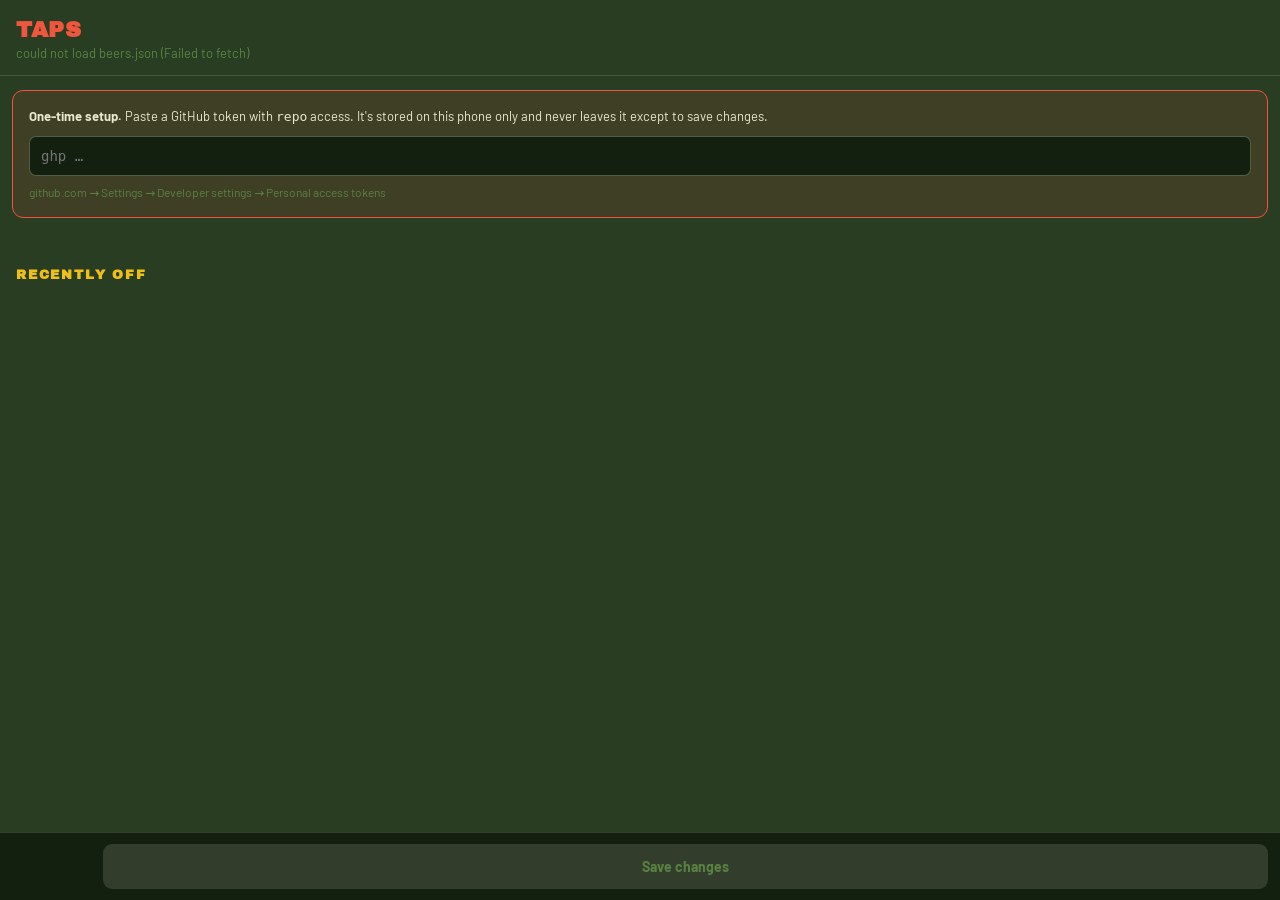
<file: taps-admin.html>
<!DOCTYPE html>
<html lang="en">
<head>
<meta charset="UTF-8">
<meta name="viewport" content="width=device-width, initial-scale=1, maximum-scale=1">
<meta name="robots" content="noindex,nofollow">
<title>Taps — Platt Park</title>
<link href="https://fonts.googleapis.com/css2?family=Archivo+Black&family=Barlow:wght@400;500;600;700&display=swap" rel="stylesheet">
<style>
:root{--coral:#f0553d;--forest:#293d22;--ink:#131f0f;--gold:#eebf19;--cream:#e7eacd;--olive:#5a8142;--sage:#dfe6cf}
*{box-sizing:border-box;margin:0;padding:0;-webkit-tap-highlight-color:transparent}
body{background:var(--forest);color:var(--cream);font-family:'Barlow',system-ui,sans-serif;padding:0 0 90px;font-size:17px}
header{padding:18px 16px 14px;border-bottom:1px solid rgba(231,234,205,.15);position:sticky;top:0;background:var(--forest);z-index:20}
h1{font-family:'Archivo Black',sans-serif;font-size:22px;color:var(--coral);text-transform:uppercase;letter-spacing:.01em}
.sub{font-size:13px;color:var(--olive);margin-top:3px}
.wrap{padding:14px 12px}
.beer{background:rgba(231,234,205,.06);border:1px solid rgba(231,234,205,.14);border-radius:13px;padding:13px 14px;margin-bottom:10px}
.beer.off{opacity:.42}
.top{display:flex;justify-content:space-between;align-items:flex-start;gap:10px}
.nm{font-family:'Archivo Black',sans-serif;font-size:17px;line-height:1.15}
.meta{font-size:13px;color:var(--olive);margin-top:3px}
.pill{font-size:10px;font-weight:700;letter-spacing:.08em;text-transform:uppercase;padding:3px 7px;border-radius:5px;background:var(--gold);color:var(--forest);white-space:nowrap}
.pill.low{background:var(--coral);color:#fff}
.acts{display:flex;gap:7px;margin-top:11px;flex-wrap:wrap}
button{font-family:'Barlow',sans-serif;font-weight:700;font-size:14px;border:none;border-radius:9px;padding:11px 14px;cursor:pointer;flex:1;min-width:88px}
.b86{background:var(--coral);color:#fff}
.blow{background:rgba(238,191,25,.18);color:var(--gold);border:1px solid rgba(238,191,25,.4)}
.bback{background:var(--olive);color:#fff}
.lvl{margin-top:10px}
.lvl input{width:100%;accent-color:var(--gold)}
.lvlrow{display:flex;justify-content:space-between;font-size:12px;color:var(--olive);margin-top:3px}
h2{font-family:'Archivo Black',sans-serif;font-size:13px;letter-spacing:.14em;text-transform:uppercase;color:var(--gold);margin:22px 4px 10px}
.bar{position:fixed;bottom:0;left:0;right:0;background:var(--ink);border-top:1px solid rgba(231,234,205,.15);padding:11px 12px;display:flex;gap:9px;align-items:center}
.bar button{flex:1;padding:14px}
.save{background:var(--gold);color:var(--forest)}
.save:disabled{background:rgba(231,234,205,.15);color:var(--olive)}
.status{font-size:12px;color:var(--olive);padding:0 4px;min-width:82px;text-align:right}
.tok{padding:16px;background:rgba(240,85,61,.1);border:1px solid var(--coral);border-radius:11px;margin:14px 12px}
.tok input{width:100%;padding:11px;border-radius:7px;border:1px solid rgba(231,234,205,.3);background:var(--ink);color:var(--cream);font-family:monospace;font-size:14px;margin-top:9px}
.tok p{font-size:13px;color:var(--cream);line-height:1.45}
.hint{font-size:12px;color:var(--olive);margin-top:8px;line-height:1.4}
.empty{color:var(--olive);font-size:14px;padding:8px 4px}
</style>
</head>
<body>

<header>
  <h1>Taps</h1>
  <div class="sub" id="sub">loading…</div>
</header>

<div id="tokbox" class="tok" style="display:none">
  <p><strong>One-time setup.</strong> Paste a GitHub token with <code>repo</code> access. It's stored on this phone only and never leaves it except to save changes.</p>
  <input id="tok" type="password" placeholder="ghp_…" autocomplete="off">
  <div class="hint">github.com → Settings → Developer settings → Personal access tokens</div>
</div>

<div class="wrap">
  <div id="on"></div>
  <h2>Recently off</h2>
  <div id="off"></div>
</div>

<div class="bar">
  <div class="status" id="status"></div>
  <button class="save" id="save" disabled>Save changes</button>
</div>

<script>
const REPO='PlattPark/liveboard', FILE='beers.json';
const VESSELS={'1/2 BBL':1984,'1 BBL':3968,'10 BBL':39680,'20 BBL':79360};
let data=null, sha=null, dirty=false;

const $=id=>document.getElementById(id);
const tok=()=>localStorage.getItem('ppb_gh')||'';
const esc=t=>String(t).replace(/[&<>"]/g,c=>({'&':'&amp;','<':'&lt;','>':'&gt;','"':'&quot;'}[c]));
const money=n=>{const v=Number(n);return '$'+(v%1===0?v.toFixed(0):v.toFixed(2));};
const pct=b=>{const cap=VESSELS[b.vesselLabel]||39680;return Math.max(0,Math.min(100,Math.round((b.remainingOz/cap)*100)));};

function setStatus(t,c){$('status').textContent=t;$('status').style.color=c||'var(--olive)';}
function markDirty(){dirty=true;$('save').disabled=false;setStatus('unsaved');}

async function load(){
  try{
    const r=await fetch(`https://api.github.com/repos/${REPO}/contents/${FILE}?t=`+Date.now(),
      {headers:tok()?{Authorization:'Bearer '+tok()}:{}} );
    if(!r.ok) throw new Error(r.status);
    const j=await r.json();
    sha=j.sha;
    data=JSON.parse(decodeURIComponent(escape(atob(j.content.replace(/\n/g,'')))));
    data.recent=data.recent||[];
    render();
    $('sub').textContent=`${data.beers.length} pouring · updated ${(data.updated||'').slice(0,10)}`;
  }catch(e){
    $('sub').textContent='could not load beers.json ('+e.message+')';
  }
}

function render(){
  $('sub').textContent=`${data.beers.length} pouring · updated ${(data.updated||'').slice(0,10)}`;
  $('on').innerHTML = data.beers.map((b,i)=>{
    const p=pct(b), low=p<25;
    return `<div class="beer">
      <div class="top">
        <div>
          <div class="nm">${esc(b.name)}</div>
          <div class="meta">${esc(b.style||'')} · ${esc(b.abv||'')}% · ${money(b.price)}</div>
        </div>
        <span class="pill ${low?'low':''}">${esc(b.vesselLabel||'')}</span>
      </div>
      <div class="lvl">
        <input type="range" min="0" max="100" value="${p}" oninput="setLevel(${i},this.value)">
        <div class="lvlrow"><span>${p}% left</span><span>${low?'running low':''}</span></div>
      </div>
      <div class="acts">
        <button class="b86" onclick="kick(${i})">86 it</button>
        <button class="blow" onclick="lastKeg(${i})">Last keg</button>
      </div>
    </div>`;
  }).join('') || '<div class="empty">Nothing pouring.</div>';

  $('off').innerHTML = data.recent.map((b,i)=>`
    <div class="beer off">
      <div class="top">
        <div><div class="nm">${esc(b.name)}</div>
        <div class="meta">off since ${esc(b.offSince||'—')}</div></div>
      </div>
      <div class="acts"><button class="bback" onclick="restore(${i})">Back on</button></div>
    </div>`).join('') || '<div class="empty">Nothing recently off.</div>';
}

function setLevel(i,v){
  const b=data.beers[i], cap=VESSELS[b.vesselLabel]||39680;
  b.remainingOz=Math.round(cap*(v/100));
  markDirty(); render();
}
function kick(i){
  const b=data.beers[i];
  if(!confirm('86 '+b.name+'?')) return;
  b.offSince=new Date().toISOString().slice(0,10);
  data.recent.unshift(b); data.recent=data.recent.slice(0,12);
  data.beers.splice(i,1); markDirty(); render();
}
function lastKeg(i){
  const b=data.beers[i];
  b.vessel='keg-half'; b.vesselLabel='1/2 BBL';
  b.remainingOz=Math.min(b.remainingOz,Math.round(1984*0.55)); b.sash='last keg';
  markDirty(); render();
}
function restore(i){
  const b=data.recent[i];
  delete b.offSince; b.tappedDaysAgo=0;
  data.beers.push(b); data.recent.splice(i,1); markDirty(); render();
}

$('save').onclick=async()=>{
  if(!tok()){ $('tokbox').style.display='block'; $('tok').focus(); return; }
  $('save').disabled=true; setStatus('saving…');
  data.updated=new Date().toISOString();
  data.updatedBy='admin page';
  const body=JSON.stringify(data,null,1);
  try{
    const r=await fetch(`https://api.github.com/repos/${REPO}/contents/${FILE}`,{
      method:'PUT',
      headers:{Authorization:'Bearer '+tok(),'Content-Type':'application/json'},
      body:JSON.stringify({message:'taps: update from admin page',
        content:btoa(unescape(encodeURIComponent(body))), sha:sha})});
    if(r.status===409||r.status===422){
      throw new Error('Someone else changed the taps while this was open (probably Computa). Reload the page and redo your change.');
    }
    if(!r.ok) throw new Error((await r.json()).message||r.status);
    const j=await r.json(); sha=j.content.sha;
    dirty=false; setStatus('saved ✓','var(--gold)');
    setTimeout(()=>setStatus('board updates within 60s'),1600);
  }catch(e){
    setStatus('failed','var(--coral)');
    alert('Save failed: '+e.message+'\n\nIf this says 401 or 403, the token is wrong or expired.');
    $('save').disabled=false;
  }
};

$('tok').onchange=e=>{
  localStorage.setItem('ppb_gh',e.target.value.trim());
  $('tokbox').style.display='none';
  load();
};

window.onbeforeunload=()=>dirty?'You have unsaved changes.':null;
// coming back to the tab after a while: refresh unless there's unsaved work
document.addEventListener('visibilitychange',()=>{ if(!document.hidden && !dirty) load(); });

if(!tok()) $('tokbox').style.display='block';
load();
</script>
</body>
</html>
</file>
